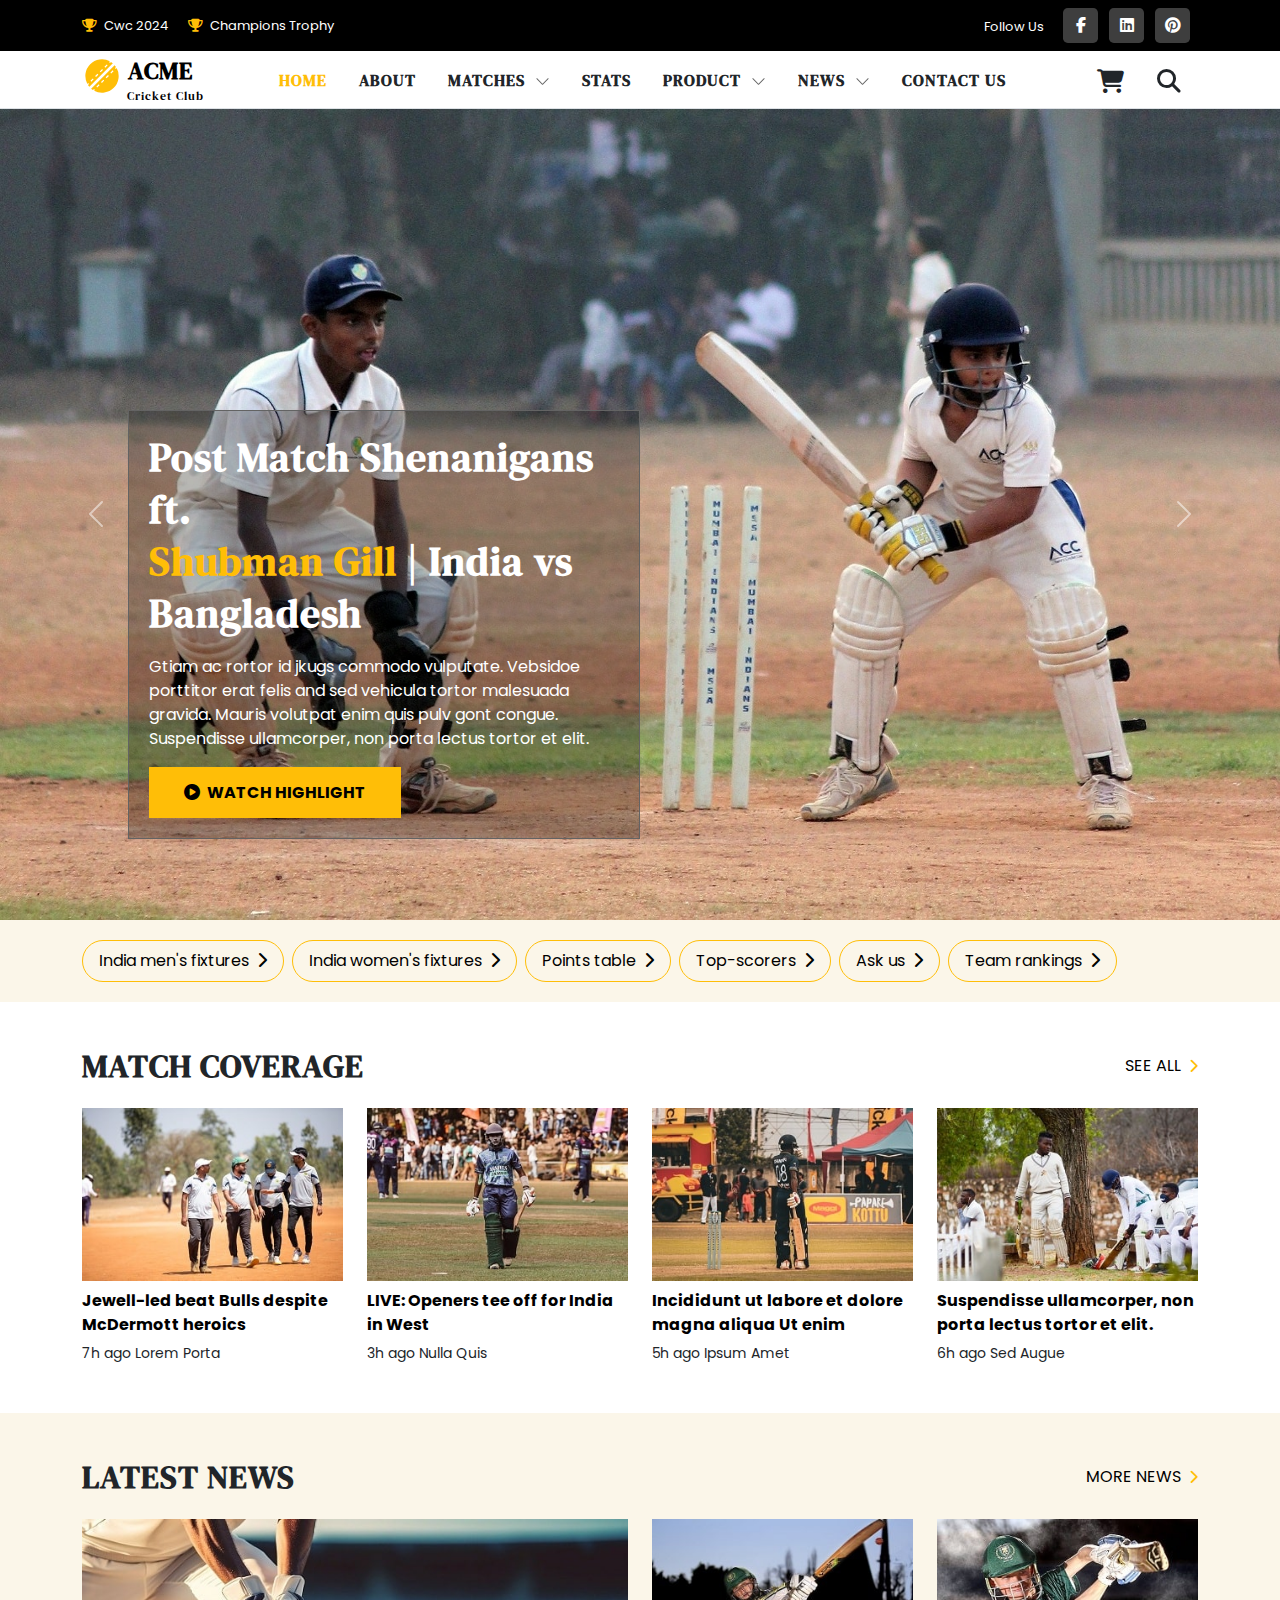
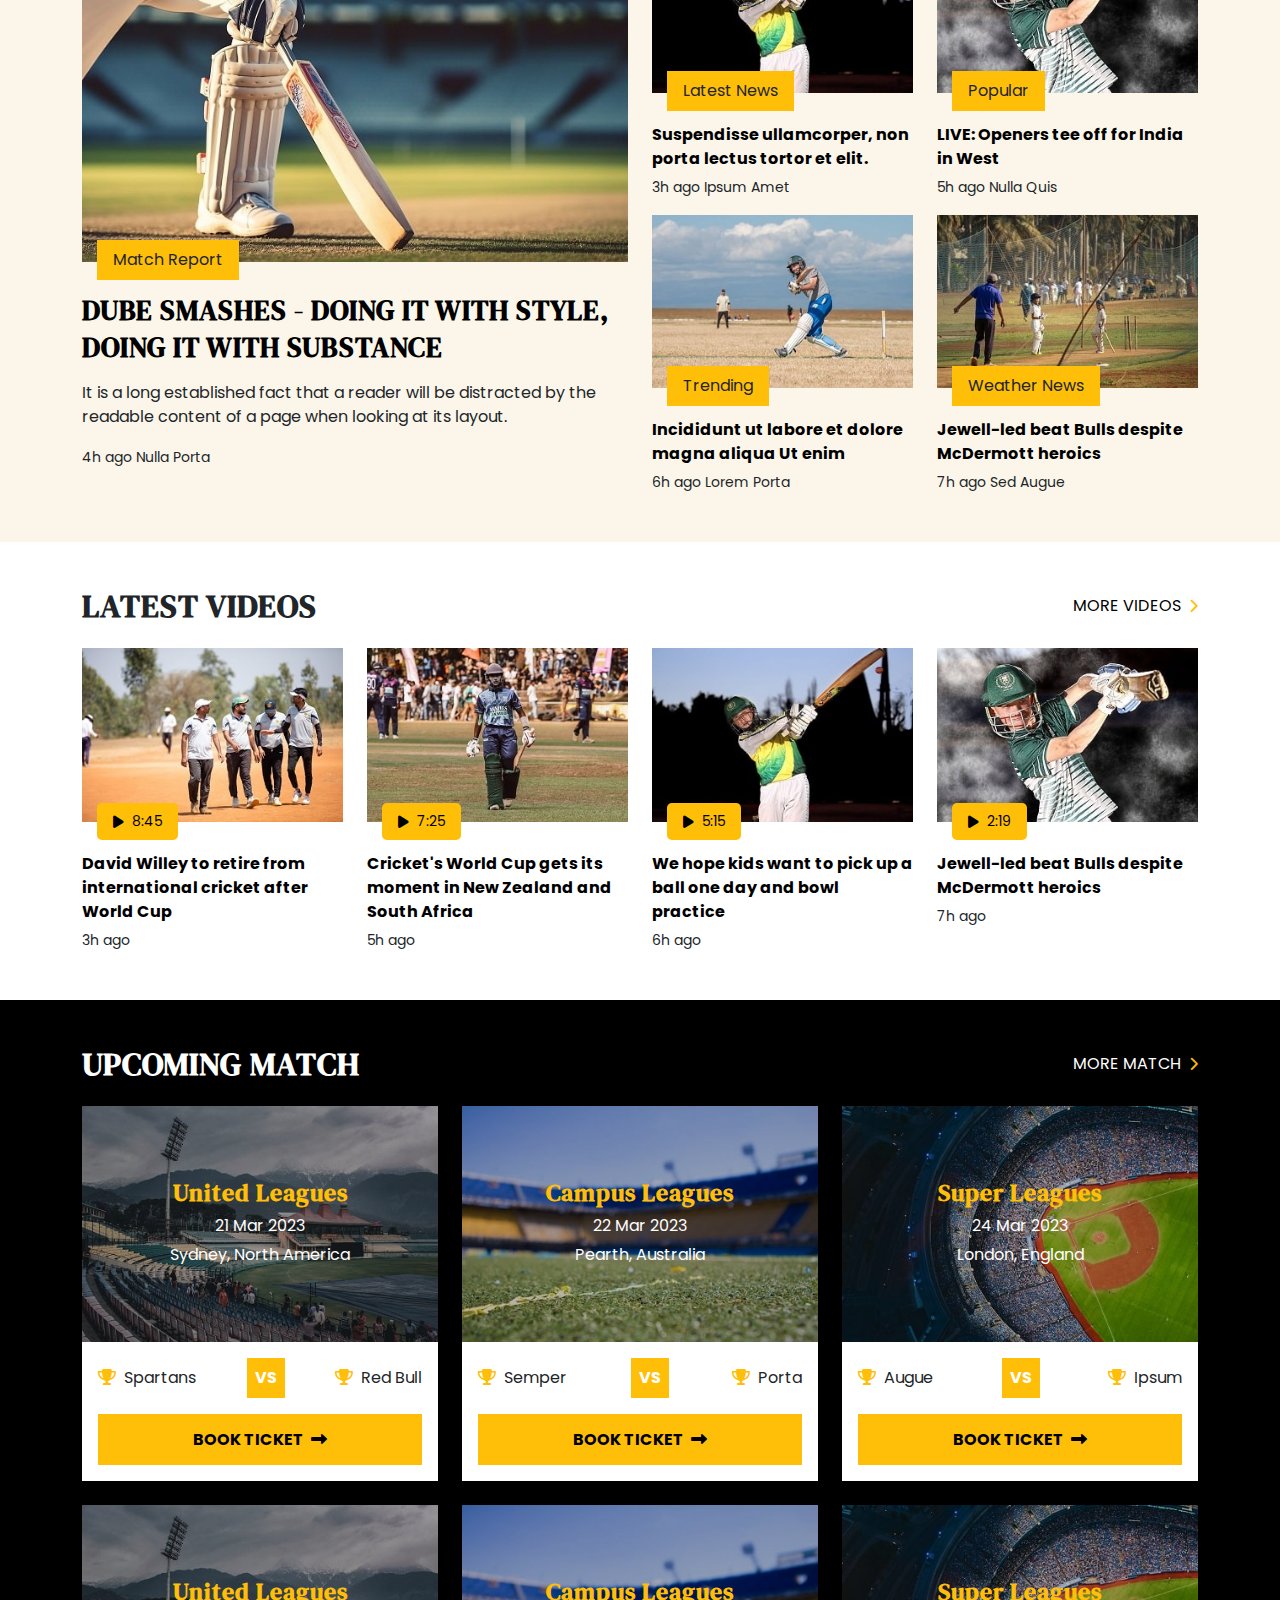
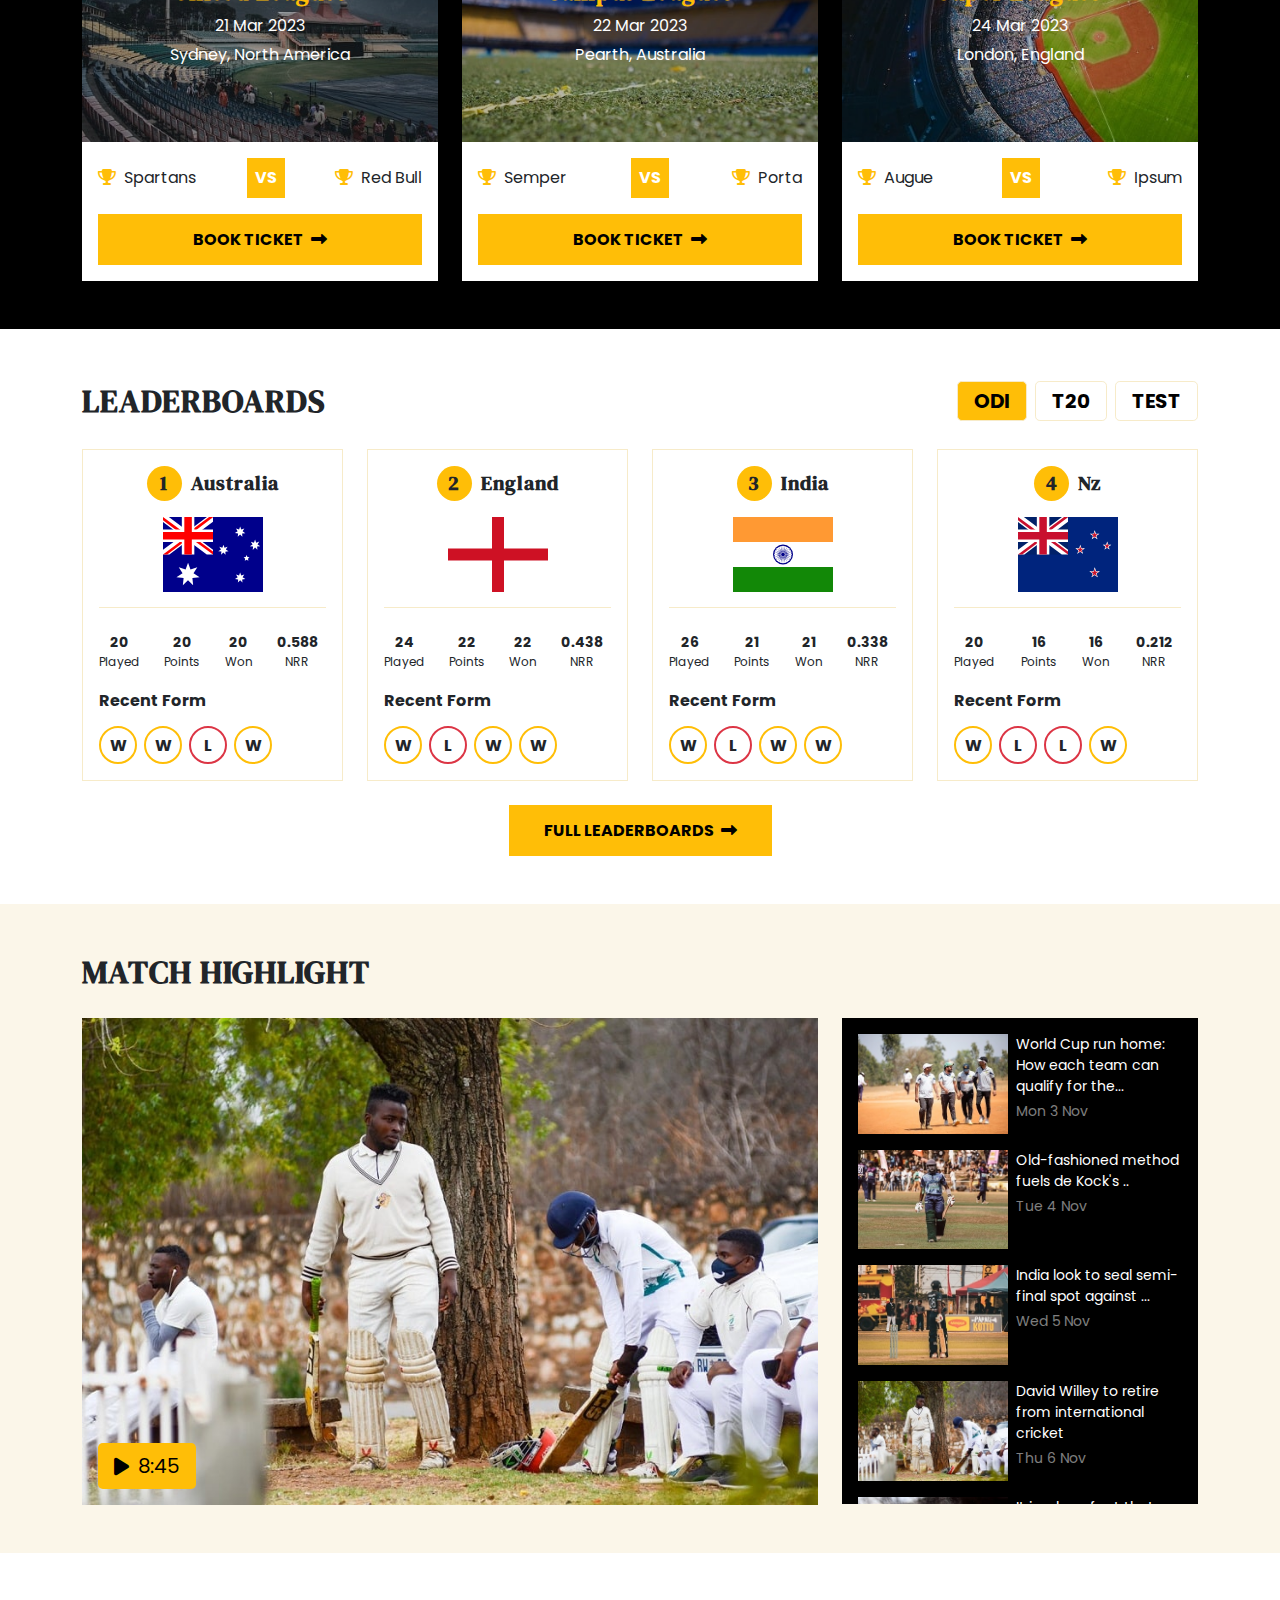
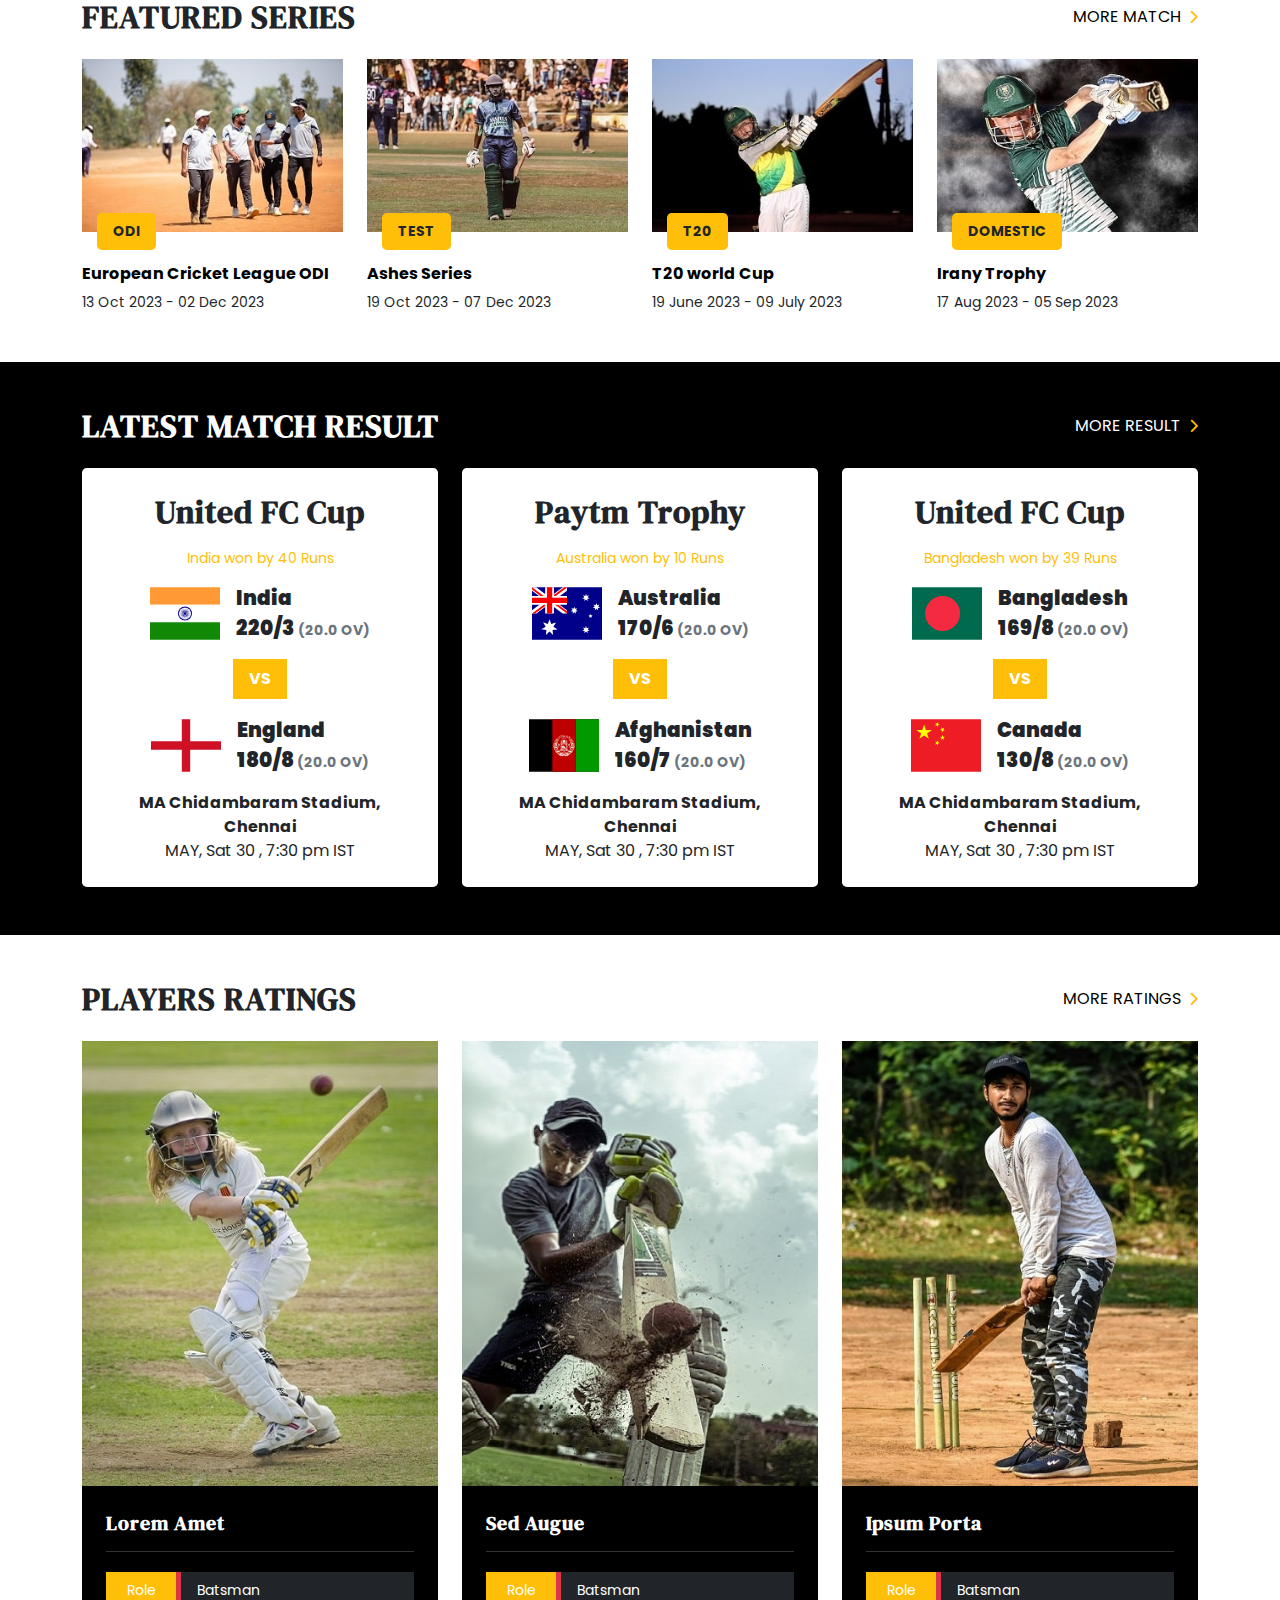
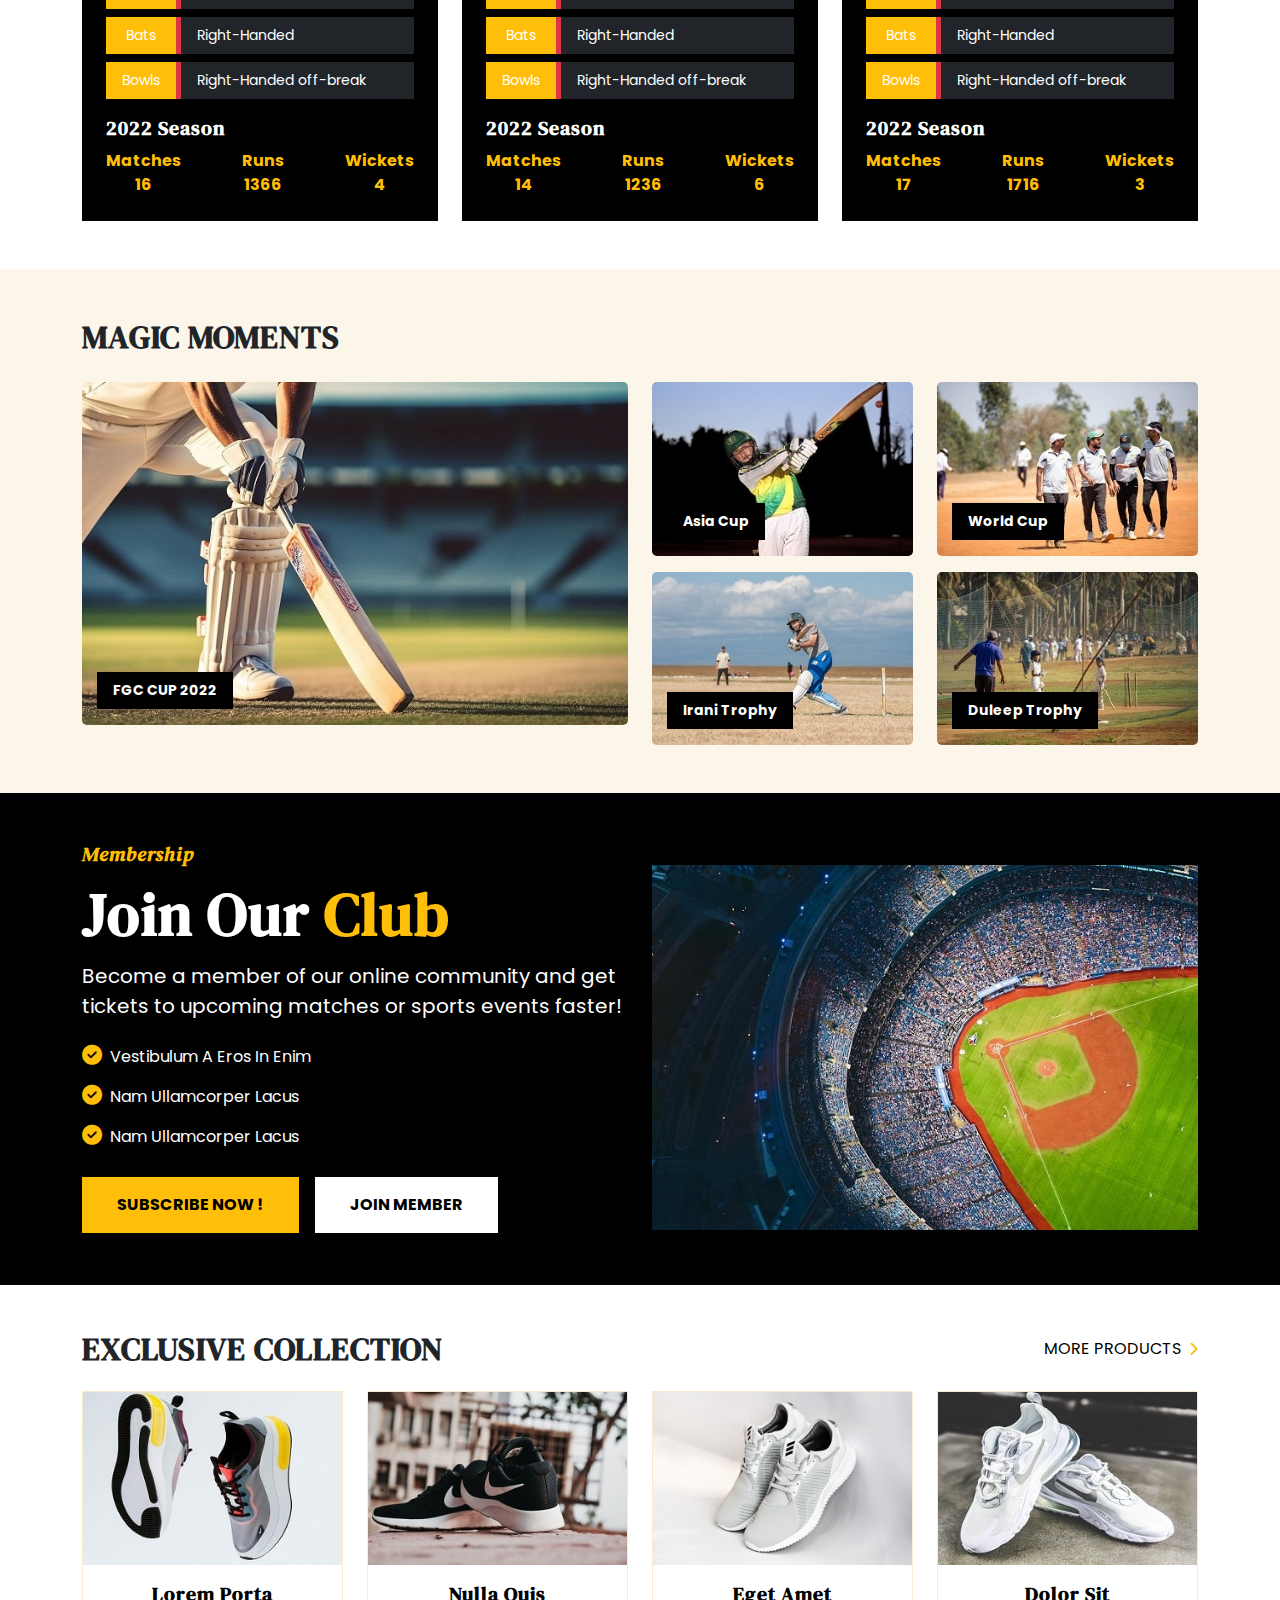
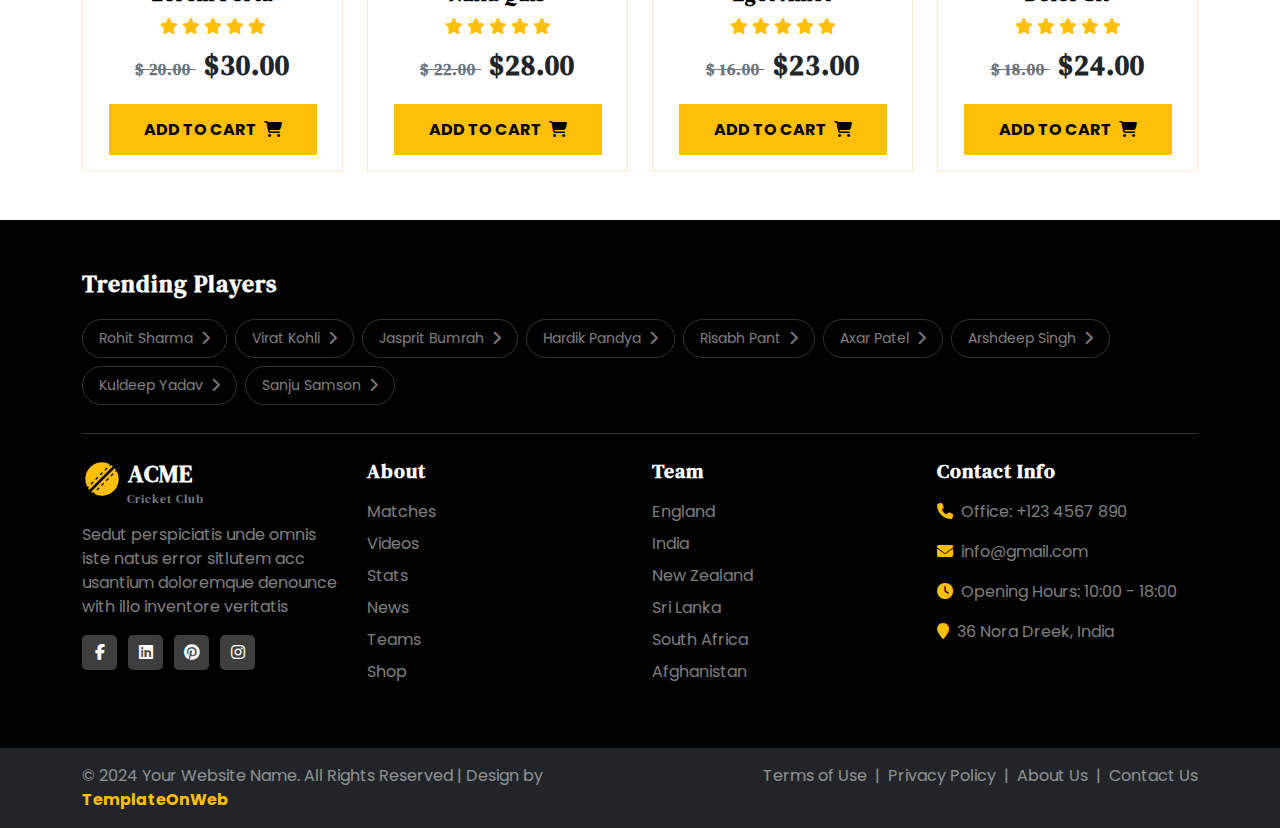
<file: index.html>
<!DOCTYPE html>
<html lang="en">
<head>
	<meta charset="utf-8">
	<meta http-equiv="X-UA-Compatible" content="IE=edge">
	<meta name="viewport" content="width=device-width, initial-scale=1">
	<title>Cricket Club</title>
	<link href="css/bootstrap.min.css" rel="stylesheet" >
	 <link href="fonts/css/fontawesome.min.css" rel="stylesheet" >
	<link href="fonts/css/brands.min.css" rel="stylesheet" />
    <link href="fonts/css/solid.min.css" rel="stylesheet" />
	<link href="css/global.css" rel="stylesheet">
	<link href="css/index.css" rel="stylesheet">
    <link href="https://fonts.googleapis.com/css2?family=Poppins&display=swap" rel="stylesheet">
	<link href="https://fonts.googleapis.com/css2?family=DM+Serif+Text:ital@0;1&display=swap" rel="stylesheet">
	<link href="css/flag-icons.css" rel="stylesheet">

</head>
<body>

<section id="top" class="pt-2 pb-2 bg-black">
 <div class="container-xl">
  <div class="row top_1">
    <div class="col-md-6">
	 <div class="top_1_left mt-2">
	  <ul class="mb-0  font_13">
	   <li class="me-3 d-inline-block"><a class="text-white link" href="#"><i class="fa fa-trophy col_yell me-1"></i> Cwc 2024</a></li>
	   <li class="d-inline-block"><a class="text-white link" href="#"><i class="fa fa-trophy col_yell me-1"></i> Champions Trophy</a></li>
	  </ul>
	 </div>
	</div>
	<div class="col-md-6">
	 <div class="top_1_right text-end">
	   <ul class="mb-0 font_13 social_link">
	   <li class="me-3 text-white d-inline-block">Follow Us</li>
	   <li class="me-2 text-white d-inline-block"><a class="d-block bg_grey text-white rounded-3 text-center fs-6 bg_yell_hover" href="#"><i class="fa-brands fa-facebook-f"></i></a></li>
	   <li class="me-2 text-white d-inline-block"><a class="d-block bg_grey text-white rounded-3 text-center fs-6 bg_yell_hover" href="#"><i class="fa-brands fa-linkedin"></i></a></li>
	   <li class="me-2 text-white d-inline-block"><a class="d-block bg_grey text-white rounded-3 text-center fs-6 bg_yell_hover" href="#"><i class="fa-brands fa-pinterest"></i></a></li>
	  </ul>
	 </div>
	</div>
  </div>
 </div>
</section>

<section id="header">
   <nav class="navbar navbar-expand-lg navbar-light w-100 border-bottom">
      <div class="container-xl">
          <b class="logo"><a class="fs-4 family_1" href="index.html"><svg xmlns="http://www.w3.org/2000/svg" width="40" height="40" viewBox="0 0 24 24" style="fill: #ffbe07;transform: ;msFilter: ;"><path d="m3.67 16.26.54.53-.62.61a9 9 0 0 0 .84 1.11L18.51 4.42a10.93 10.93 0 0 0-1.1-.83l-.62.61-.53-.53.48-.48A10 10 0 0 0 3.2 16.74zM14.86 5.07l.53.53L14 7l-.53-.53zm-2.79 2.8.52.53-1.39 1.4-.53-.53zm-2.8 2.8.53.53-1.4 1.39-.53-.53zm-2.8 2.79L7 14l-1.4 1.4-.53-.53zm.12 6.95.62-.61.53.53-.48.48A10 10 0 0 0 20.8 7.26l-.47.48-.54-.53.62-.61a9 9 0 0 0-.84-1.11L5.49 19.58a10.93 10.93 0 0 0 1.1.83zM18.4 8.61l.53.53-1.4 1.4L17 10zm-2.8 2.8.53.53-1.4 1.39-.53-.53zm-2.8 2.79.53.53-1.39 1.4-.54-.53zM10 17l.53.53-1.4 1.4-.53-.53z"></path></svg> ACME <br> <span class="font_12 fw-normal">Cricket Club</span></a></b>
         <button class="navbar-toggler offcanvas-nav-btn  ms-auto me-3" type="button">
            <img src="image/icons-svg/list.svg" width="40" height="40" alt="Open TemplateOnweb website menu"/>
         </button>
         <div class="offcanvas offcanvas-start offcanvas-nav" style="width: 20rem">
            <div class="offcanvas-header shadow">
			    <b class="logo"><a class="fs-4 family_1" href="index.html"><svg xmlns="http://www.w3.org/2000/svg" width="40" height="40" viewBox="0 0 24 24" style="fill: #ffbe07;transform: ;msFilter: ;"><path d="m3.67 16.26.54.53-.62.61a9 9 0 0 0 .84 1.11L18.51 4.42a10.93 10.93 0 0 0-1.1-.83l-.62.61-.53-.53.48-.48A10 10 0 0 0 3.2 16.74zM14.86 5.07l.53.53L14 7l-.53-.53zm-2.79 2.8.52.53-1.39 1.4-.53-.53zm-2.8 2.8.53.53-1.4 1.39-.53-.53zm-2.8 2.79L7 14l-1.4 1.4-.53-.53zm.12 6.95.62-.61.53.53-.48.48A10 10 0 0 0 20.8 7.26l-.47.48-.54-.53.62-.61a9 9 0 0 0-.84-1.11L5.49 19.58a10.93 10.93 0 0 0 1.1.83zM18.4 8.61l.53.53-1.4 1.4L17 10zm-2.8 2.8.53.53-1.4 1.39-.53-.53zm-2.8 2.79.53.53-1.39 1.4-.54-.53zM10 17l.53.53-1.4 1.4-.53-.53z"></path></svg> ACME <br> <span class="font_12 fw-normal">Cricket Club</span></a></b>
               <img src="image/icons-svg/x.svg" width="40" height="40" class="ms-auto" data-bs-dismiss="offcanvas" aria-label="Close" alt="Close TemplateOnweb website menu"/>
			   
            </div>
            <div class="offcanvas-body pt-0 align-items-center">
               <ul class="navbar-nav align-items-lg-center ms-auto">
			      <li class="nav-item"> 
				      <a class="nav-link dropdown-toggle active" href="index.html" title="Visit home page">
					  Home
					  </a>
				  </li>
				  <li class="nav-item"> 
				      <a class="nav-link dropdown-toggle" href="about.html" title="Visit home page">
					  About
					  </a>
				  </li>
				  
				 <li class="nav-item dropdown drop_border">
          <a class="nav-link dropdown-toggle" href="#" id="navbarDropdown" role="button" data-bs-toggle="dropdown" aria-expanded="false">
            Matches<img src="image/icons-svg/chevron-down.svg" width="15" height="15" alt="Submenu open/close icon">
          </a>
          <ul class="dropdown-menu drop_1 shadow" aria-labelledby="navbarDropdown">
            <li><a class="dropdown-item" href="matches.html"> Live</a></li>
			<li><a class="dropdown-item border-0" href="scorecard.html"> Scorecard</a></li>
          </ul>
        </li>
				  
				  <li class="nav-item"> 
				      <a class="nav-link dropdown-toggle" href="stats.html" title="Visit home page">
					  Stats
					  </a>
				  </li>
                  
		
		           <li class="nav-item dropdown drop_border">
          <a class="nav-link dropdown-toggle" href="#" id="navbarDropdown" role="button" data-bs-toggle="dropdown" aria-expanded="false">
            Product<img src="image/icons-svg/chevron-down.svg" width="15" height="15" alt="Submenu open/close icon">
          </a>
          <ul class="dropdown-menu drop_1 shadow" aria-labelledby="navbarDropdown">
            <li><a class="dropdown-item" href="shop.html"> Product</a></li>
			<li><a class="dropdown-item" href="detail.html"> Product Detail</a></li>
			<li><a class="dropdown-item" href="cart.html"> Shopping Cart</a></li>
			<li><a class="dropdown-item border-0" href="checkout.html"> Checkout</a></li>
          </ul>
        </li>
		
		         <li class="nav-item dropdown drop_border">
          <a class="nav-link dropdown-toggle" href="#" id="navbarDropdown" role="button" data-bs-toggle="dropdown" aria-expanded="false">
            News<img src="image/icons-svg/chevron-down.svg" width="15" height="15" alt="Submenu open/close icon">
          </a>
          <ul class="dropdown-menu drop_1 shadow" aria-labelledby="navbarDropdown">
            <li><a class="dropdown-item" href="news.html"> News</a></li>
			<li><a class="dropdown-item border-0" href="news_detail.html"> News Detail</a></li>
          </ul>
        </li>
		
				  
				  <li class="nav-item"> 
				      <a class="nav-link dropdown-toggle" href="contact.html" title="Visit home page">
					 Contact Us
					  </a>
				  </li>
				  
               </ul>
			   <ul class="navbar-nav align-items-lg-center ms-auto">
			        <li class="nav-item dropdown">
          <a class="nav-link dropdown-toggle drop_togn nav_hide fs-4 mt-1" href="#" id="navbarDropdown" role="button" data-bs-toggle="dropdown" aria-expanded="false">
            <i class="fa fa-shopping-cart"></i>
          </a>
          <ul class="dropdown-menu drop_cart shadow rounded-0 border-0" aria-labelledby="navbarDropdown" style="">
						<li>
						 <div class="drop_1i row">
						  <div class="col-md-6 col-6">
						   <div class="drop_1il"><h5 class="fs-6">2 ITEMS</h5></div>
						  </div>
						  <div class="col-md-6 col-6">
						   <div class="drop_1il text-end"><h5 class="fs-6"><a href="cart.html">VIEW CART</a></h5></div>
						  </div>
						 </div>
						 <div class="drop_1i1 row">
						  <div class="col-md-6 col-6">
						   <div class="drop_1i1l"><h6 class="font_14"><a href="#">Nulla Quis</a> <br> <span class="fw-normal d-inline-block mt-1 font_12">1x - $89.00</span></h6></div>
						  </div>
						  <div class="col-md-4 col-4">
						   <div class="drop_1i1r"><a href="#"><img src="image/47.jpg" class="img-fluid" alt="abc"></a></div>
						  </div>
						  <div class="col-md-2 col-2">
						   <div class="drop_1i1l text-end"><h6> <span><i class="fa fa-trash"></i></span></h6></div>
						  </div>
						 </div>
						 <div class="drop_1i1 row">
						  <div class="col-md-6 col-6">
						   <div class="drop_1i1l"><h6 class="font_14"><a href="#">Eget Nulla</a> <br> <span class="fw-normal d-inline-block mt-1 font_12">1x - $49.00</span></h6></div>
						  </div>
						  <div class="col-md-4 col-4">
						   <div class="drop_1i1r"><a href="#"><img src="image/48.jpg" class="img-fluid" alt="abc"></a></div>
						  </div>
						  <div class="col-md-2 col-2">
						   <div class="drop_1i1l text-end"><h6> <span><i class="fa fa-trash"></i></span></h6></div>
						  </div>
						 </div>
						 <div class="drop_1i2 row">
						  <div class="col-md-6 col-6">
						   <div class="drop_1il"><h5 class="fs-6">TOTAL</h5></div>
						  </div>
						  <div class="col-md-6 col-6">
						   <div class="drop_1il text-end"><h5 class="fs-6">$142.00</h5></div>
						  </div>
						 </div>
						 <div class="drop_1i3 text-center row">
						  <div class="col-md-12 col-12">
						    <ul class="mb-0">
							 <li class="d-inline-block mx-1"><a class="button px-3 pt-2 pb-2 font_14" href="#">View Order</a></li>
							 <li class="d-inline-block mx-1"><a class="button_1 px-3 pb-2 pt-2 font_14" href="#">Checkout</a></li>
							</ul>
						  </div>
						 </div>
						</li>
					  </ul>
        </li>
				    <li class="nav-item dropdown">
          <a class="dropdown-toggle nav_hide nav-link fs-4 mt-1" href="#" id="navbarDropdown" role="button" data-bs-toggle="dropdown" aria-expanded="false">
            <i class="fa fa-search"></i>
          </a>
		<ul class="dropdown-menu drop_search p-3 shadow" aria-labelledby="navbarDropdown">
		<form class="navbar-form" role="search">
		<div class="input-group">
			<input type="text" class="form-control font_14" placeholder="Search Keyword">
			<span class="input-group-btn">
				<button class="btn btn-primary bg_yell border-0 rounded-0 p-2 px-3" type="button">
					<i class="fa fa-search"></i> </button>
			</span>
		</div>
		</form>
		</ul>
        </li>
                 </ul>
            </div>
         </div>    
		 
         </div>
      </div>
   </nav>
</section>

 <section id="center" class="center_home">
   <div id="carouselExampleCaptions" class="carousel slide" data-bs-ride="carousel">
  <div class="carousel-inner">
    <div class="carousel-item active">
      <img src="image/2.jpg" class="d-block img-fluid" alt="...">
      <div class="carousel-caption d-md-block">
	      <h1>Post Match Shenanigans ft. <br> <span class="col_yell">Shubman Gill</span> | India vs Bangladesh</h1>
		  <p class="mt-3">Gtiam ac rortor id jkugs commodo vulputate. Vebsidoe porttitor erat felis and sed vehicula tortor malesuada gravida. Mauris volutpat enim quis pulv gont congue. Suspendisse ullamcorper, non porta lectus tortor et elit. </p>
		  <h6 class="mb-0"><a class="button" href="javascript:void(0);" data-bs-toggle="modal" data-bs-target="#templateVideoModal"><i class="fa fa-play-circle me-1"></i> Watch Highlight</a></h6>
      </div>
    </div>
    <div class="carousel-item">
      <img src="image/3.jpg" class="d-block img-fluid" alt="...">
      <div class="carousel-caption d-md-block">
	      <h1 class="text-capitalize">class corporis nostra rem quos <span class="col_yell">voluptatibus</span>   minim nemo enim</h1>
		  <p class="mt-3">Gtiam ac rortor id jkugs commodo vulputate. Vebsidoe porttitor erat felis and sed vehicula tortor malesuada gravida. Mauris volutpat enim quis pulv gont congue. Suspendisse ullamcorper, non porta lectus tortor et elit. </p>
		  <h6 class="mb-0"><a class="button" href="javascript:void(0);" data-bs-toggle="modal" data-bs-target="#templateVideoModal"><i class="fa fa-play-circle me-1"></i> Watch Streaming</a></h6>
      </div>
    </div>
    <div class="carousel-item">
      <img src="image/4.jpg" class="d-block img-fluid" alt="...">
      <div class="carousel-caption d-md-block">
	      <h1 class="text-capitalize"> Erat fringilla  pellentesque <span class="col_yell">amet tempus</span> Commodo mi vitae</h1>
		  <p class="mt-3">Gtiam ac rortor id jkugs commodo vulputate. Vebsidoe porttitor erat felis and sed vehicula tortor malesuada gravida. Mauris volutpat enim quis pulv gont congue. Suspendisse ullamcorper, non porta lectus tortor et elit. </p>
		  <h6 class="mb-0"><a class="button" href="javascript:void(0);" data-bs-toggle="modal" data-bs-target="#templateVideoModal"><i class="fa fa-play-circle me-1"></i> Watch Videos</a></h6>
      </div>
    </div>
  </div>
  <button class="carousel-control-prev" type="button" data-bs-target="#carouselExampleCaptions" data-bs-slide="prev">
    <span class="carousel-control-prev-icon" aria-hidden="true"></span>
    <span class="visually-hidden">Previous</span>
  </button>
  <button class="carousel-control-next" type="button" data-bs-target="#carouselExampleCaptions" data-bs-slide="next">
    <span class="carousel-control-next-icon" aria-hidden="true"></span>
    <span class="visually-hidden">Next</span>
  </button>
</div>
</section>

 <section id="fixture" class="bg_light pt-3 pb-3">
 <div class="container-xl">
  <div class="row fixture_1">
	<div class="col-md-12">
	   <ul class="d-flex flex-wrap mb-0">
	   <li class="me-2 mt-1 mb-1"><a class="border_dark d-block p-2 px-3 rounded-pill" href="#">India men's fixtures <i class="fa fa-chevron-right font_10 ms-1"></i></a></li>
	   <li class="me-2 mt-1 mb-1"><a class="border_dark d-block p-2 px-3 rounded-pill" href="#">India women's fixtures <i class="fa fa-chevron-right font_10 ms-1"></i></a></li>
	   <li class="me-2 mt-1 mb-1"><a class="border_dark d-block p-2 px-3 rounded-pill" href="#">Points table <i class="fa fa-chevron-right font_10 ms-1"></i></a></li>
	   <li class="me-2 mt-1 mb-1"><a class="border_dark d-block p-2 px-3 rounded-pill" href="#">Top-scorers <i class="fa fa-chevron-right font_10 ms-1"></i></a></li>
	   <li class="me-2 mt-1 mb-1"><a class="border_dark d-block p-2 px-3 rounded-pill" href="#">Ask us <i class="fa fa-chevron-right font_10 ms-1"></i></a></li>
	   <li class="me-2 mt-1 mb-1"><a class="border_dark d-block p-2 px-3 rounded-pill" href="#">Team rankings <i class="fa fa-chevron-right font_10 ms-1"></i></a></li>
	 </ul>
	</div>
  </div>
 </div>
</section>

<section id="coverage" class="pt-5 pb-5">
 <div class="container-xl">
 <div class="coverage_top row mb-4">
   <div class="col-md-12">
    <ul class="mb-0 d-flex justify-content-between">
	  <li><b class="fs-2 lh-1 family_1">MATCH COVERAGE</b></li>
	  <li class="mt-1"><a href="#">SEE ALL <i class="fa fa-chevron-right ms-1 col_yell font_14"></i></a></li>
	</ul>
   </div>
 </div>
  <div class="row row-cols-1  row-cols-sm-2 row-cols-md-4">
		   <div class="col">
			  <div class="coverage_left">
				<a href="#"><img src="image/5.jpg" alt="abc" class="img-fluid"></a>
				<b class="fs-6 d-block mb-1 mt-2"><a href="#"> Jewell-led beat Bulls despite McDermott heroics </a></b>
				<span class="font_14">7h ago  Lorem Porta</span>
			  </div>
		 </div>
		   <div class="col">
			  <div class="coverage_left">
				<a href="#"><img src="image/6.jpg" alt="abc" class="img-fluid"></a>
				<b class="fs-6 d-block mb-1 mt-2"><a href="#">  LIVE: Openers tee off for India in West  </a></b>
				<span class="font_14">3h ago  Nulla Quis</span>
			  </div>
		 </div>
		 <div class="col">
			  <div class="coverage_left">
				<a href="#"><img src="image/7.jpg" alt="abc" class="img-fluid"></a>
				<b class="fs-6 d-block mb-1 mt-2"><a href="#"> Incididunt ut labore et dolore magna aliqua Ut enim </a></b>
				<span class="font_14">5h ago  Ipsum Amet</span>
			  </div>
		 </div>
		 <div class="col">
			  <div class="coverage_left">
				<a href="#"><img src="image/8.jpg" alt="abc" class="img-fluid"></a>
				<b class="fs-6 d-block mb-1 mt-2"><a href="#">  Suspendisse ullamcorper, non porta lectus tortor et elit. </a></b>
				<span class="font_14">6h ago  Sed Augue</span>
			  </div>
		 </div>
		 </div>
 </div>
</section>

<section id="news" class="pt-5 pb-5 bg_light">
 <div class="container-xl">
 <div class="coverage_top row mb-4">
   <div class="col-md-12">
    <ul class="mb-0 d-flex justify-content-between">
	  <li><b class="fs-2 lh-1 family_1">LATEST NEWS</b></li>
	  <li class="mt-1"><a href="#">MORE NEWS <i class="fa fa-chevron-right ms-1 col_yell font_14"></i></a></li>
	</ul>
   </div>
 </div>
  <div class="news_1 row">
   <div class="col-md-6">
    <div class="news_1_left">
	  <div class="news_1_left1 position-relative">
	    <div class="news_1_left1_inner">
		  <a href="#"><img src="image/9.jpg" alt="abc" class="img-fluid"></a>
		</div>
		 <div class="news_1_left1_inner1 position-absolute">
		   <span class="d-inline-block bg_yell  p-2 px-3">Match Report</span>
		 </div>
	  </div>
	  <div class="news_1_left2">
	   <h3><a href="#">DUBE SMASHES - DOING IT WITH STYLE, DOING IT WITH SUBSTANCE</a></h3>
	   <p class="mt-3">It is a long established fact that a reader will be distracted by the readable content of a page when looking at its layout.</p>
	   <span class="font_14">4h ago Nulla Porta</span>
	  </div>
	</div>
   </div>
   <div class="col-md-6">
    <div class="news_1_right">
		<div class="news_1_right_inner row row-cols-1 row-cols-sm-2  row-cols-md-2">
			<div class="col">
				<div class="news_1_left">
					<div class="news_1_left1 position-relative">
						<div class="news_1_left1_inner">
						  <a href="#"><img src="image/10.jpg" alt="abc" class="img-fluid"></a>
						</div>
						<div class="news_1_left1_inner1 position-absolute">
						  <span class="d-inline-block bg_yell  p-2 px-3">Latest News</span>
						</div>
					</div>
					<div class="news_1_left2">
						<b class="fs-6 d-block mb-1 mt-2"><a href="#"> Suspendisse ullamcorper, non porta lectus tortor et elit. </a></b>
						<span class="font_14">3h ago  Ipsum Amet</span>
					</div>
				</div>
			</div>
			<div class="col">
				<div class="news_1_left">
					<div class="news_1_left1 position-relative">
						<div class="news_1_left1_inner">
						  <a href="#"><img src="image/11.jpg" alt="abc" class="img-fluid"></a>
						</div>
						<div class="news_1_left1_inner1 position-absolute">
						  <span class="d-inline-block bg_yell  p-2 px-3">Popular</span>
						</div>
					</div>
					<div class="news_1_left2">
						<b class="fs-6 d-block mb-1 mt-2"><a href="#">  LIVE: Openers tee off for India in West  </a></b>
				       <span class="font_14">5h ago  Nulla Quis</span>
					</div>
				</div>
			</div>
			<div class="col">
				<div class="news_1_left mt-3">
					<div class="news_1_left1 position-relative">
						<div class="news_1_left1_inner">
						  <a href="#"><img src="image/12.jpg" alt="abc" class="img-fluid"></a>
						</div>
						<div class="news_1_left1_inner1 position-absolute">
						  <span class="d-inline-block bg_yell  p-2 px-3">Trending</span>
						</div>
					</div>
					<div class="news_1_left2">
						<b class="fs-6 d-block mb-1 mt-2"><a href="#"> Incididunt ut labore et dolore magna aliqua Ut enim </a></b>
						<span class="font_14">6h ago  Lorem Porta</span>
					</div>
				</div>
			</div>
			<div class="col">
				<div class="news_1_left mt-3">
					<div class="news_1_left1 position-relative">
						<div class="news_1_left1_inner">
						  <a href="#"><img src="image/13.jpg" alt="abc" class="img-fluid"></a>
						</div>
						<div class="news_1_left1_inner1 position-absolute">
						  <span class="d-inline-block bg_yell  p-2 px-3">Weather News</span>
						</div>
					</div>
					<div class="news_1_left2">
						<b class="fs-6 d-block mb-1 mt-2"><a href="#"> Jewell-led beat Bulls despite McDermott heroics </a></b>
				       <span class="font_14">7h ago  Sed Augue</span>
					</div>
				</div>
			</div>
		</div>
	</div>
   </div>
 </div>
 </div>
</section>

<section id="videos" class="pt-5 pb-5">
 <div class="container-xl">
 <div class="coverage_top row mb-4">
   <div class="col-md-12">
    <ul class="mb-0 d-flex justify-content-between">
	  <li><b class="fs-2 lh-1 family_1">LATEST VIDEOS</b></li>
	  <li class="mt-1"><a href="#">MORE VIDEOS <i class="fa fa-chevron-right ms-1 col_yell font_14"></i></a></li>
	</ul>
   </div>
 </div>
  <div class="news_1_right_inner row row-cols-1 row-cols-sm-2  row-cols-md-4">
			<div class="col">
				<div class="news_1_left">
					<div class="news_1_left1 position-relative">
						<div class="news_1_left1_inner">
						  <a href="#"><img src="image/5.jpg" alt="abc" class="img-fluid"></a>
						</div>
						<div class="news_1_left1_inner1 position-absolute">
						   <a  href="javascript:void(0);" data-bs-toggle="modal" data-bs-target="#templateVideoModal">
						      <span class="d-inline-block bg_yell  p-2 px-3 rounded-3 font_14"><i class="fa fa-play me-1 align-middle"></i> 8:45</span>
						  </a>
						</div>
					</div>
					<div class="news_1_left2">
						<b class="fs-6 d-block mb-1 mt-2"><a href="#"> David Willey to retire from international cricket after World Cup  </a></b>
						<span class="font_14">3h ago</span>
					</div>
				</div>
			</div>
			<div class="col">
				<div class="news_1_left">
					<div class="news_1_left1 position-relative">
						<div class="news_1_left1_inner">
						  <a href="#"><img src="image/6.jpg" alt="abc" class="img-fluid"></a>
						</div>
						<div class="news_1_left1_inner1 position-absolute">
						  <a  href="javascript:void(0);" data-bs-toggle="modal" data-bs-target="#templateVideoModal">
						      <span class="d-inline-block bg_yell  p-2 px-3 rounded-3 font_14"><i class="fa fa-play me-1 align-middle"></i> 7:25</span>
						  </a>
						</div>
					</div>
					<div class="news_1_left2">
						<b class="fs-6 d-block mb-1 mt-2"><a href="#">  Cricket's World Cup gets its moment in New Zealand and South Africa   </a></b>
				       <span class="font_14">5h ago </span>
					</div>
				</div>
			</div>
			<div class="col">
				<div class="news_1_left">
					<div class="news_1_left1 position-relative">
						<div class="news_1_left1_inner">
						  <a href="#"><img src="image/10.jpg" alt="abc" class="img-fluid"></a>
						</div>
						<div class="news_1_left1_inner1 position-absolute">
						  <a  href="javascript:void(0);" data-bs-toggle="modal" data-bs-target="#templateVideoModal">
						      <span class="d-inline-block bg_yell  p-2 px-3 rounded-3 font_14"><i class="fa fa-play me-1 align-middle"></i> 5:15</span>
						  </a>
						</div>
					</div>
					<div class="news_1_left2">
						<b class="fs-6 d-block mb-1 mt-2"><a href="#"> We hope kids want to pick up a ball one day and bowl practice  </a></b>
						<span class="font_14">6h ago</span>
					</div>
				</div>
			</div>
			<div class="col">
				<div class="news_1_left">
					<div class="news_1_left1 position-relative">
						<div class="news_1_left1_inner">
						  <a href="#"><img src="image/11.jpg" alt="abc" class="img-fluid"></a>
						</div>
						<div class="news_1_left1_inner1 position-absolute">
						  <a  href="javascript:void(0);" data-bs-toggle="modal" data-bs-target="#templateVideoModal">
						      <span class="d-inline-block bg_yell  p-2 px-3 rounded-3 font_14"><i class="fa fa-play me-1 align-middle"></i> 2:19</span>
						  </a>
						</div>
					</div>
					<div class="news_1_left2">
						<b class="fs-6 d-block mb-1 mt-2"><a href="#"> Jewell-led beat Bulls despite McDermott heroics </a></b>
				       <span class="font_14">7h ago</span>
					</div>
				</div>
			</div>
		</div>
 </div>
</section>

<section id="upcoming" class="pt-5 pb-5 bg-black">
 <div class="container-xl">
  <div class="coverage_top row mb-4">
   <div class="col-md-12">
    <ul class="mb-0 d-flex justify-content-between">
	  <li><b class="fs-2 lh-1 family_1 text-white">UPCOMING MATCH</b></li>
	  <li class="mt-1"><a class="text-white" href="#">MORE MATCH <i class="fa fa-chevron-right ms-1 col_yell font_14"></i></a></li>
	</ul>
   </div>
 </div>
      <div class="upcoming_1 row row-cols-1 row-cols-sm-2  row-cols-md-3">
			<div class="col">
				<div class="upcoming_1_left">
				  <div class="upcoming_1_left1 position-relative">
					 <div class="upcoming_1_left1_inner">
					   <a href="#"><img src="image/14.jpg" alt="abc" class="img-fluid"></a>
				    </div>
					 <div class="upcoming_1_left1_inner1 position-absolute text-center w-100 h-100 bg_back top-0">
					  <h4><a class="col_yell" href="#">United Leagues</a></h4>
					  <h6 class="text-white"> 21 Mar 2023 </h6>
					  <span class="text-white">Sydney, North America</span>
				    </div>
				 </div>
				  <div class="upcoming_1_left2 bg-white p-3">
					 <ul class="justify-content-between d-flex">
					  <li class="my-auto"><i class="fa fa-trophy col_yell me-1"></i>  Spartans</li>
					   <li><b class="d-inline-block bg_yell text-white p-2">VS</b></li>
					    <li class="my-auto"><i class="fa fa-trophy col_yell me-1"></i>  Red Bull</li>
					 </ul>
					 <h6 class="mb-0 mt-3"><a class="button d-block text-center" href="#">Book Ticket <i class="fa fa-long-arrow-alt-right ms-1"></i></a></h6>
				 </div>
				</div>
			</div>
			<div class="col">
				<div class="upcoming_1_left">
				  <div class="upcoming_1_left1 position-relative">
					 <div class="upcoming_1_left1_inner">
					   <a href="#"><img src="image/15.jpg" alt="abc" class="img-fluid"></a>
				    </div>
					 <div class="upcoming_1_left1_inner1 position-absolute text-center w-100 h-100 bg_back top-0">
					  <h4><a class="col_yell" href="#">Campus Leagues</a></h4>
					  <h6 class="text-white"> 22 Mar 2023 </h6>
					  <span class="text-white">Pearth, Australia</span>
				    </div>
				 </div>
				  <div class="upcoming_1_left2 bg-white p-3">
					 <ul class="justify-content-between d-flex">
					  <li class="my-auto"><i class="fa fa-trophy col_yell me-1"></i>  Semper</li>
					   <li><b class="d-inline-block bg_yell text-white p-2">VS</b></li>
					    <li class="my-auto"><i class="fa fa-trophy col_yell me-1"></i>  Porta</li>
					 </ul>
					 <h6 class="mb-0 mt-3"><a class="button d-block text-center" href="#">Book Ticket <i class="fa fa-long-arrow-alt-right ms-1"></i></a></h6>
				 </div>
				</div>
			</div>
			<div class="col">
				<div class="upcoming_1_left">
				  <div class="upcoming_1_left1 position-relative">
					 <div class="upcoming_1_left1_inner">
					   <a href="#"><img src="image/16.jpg" alt="abc" class="img-fluid"></a>
				    </div>
					 <div class="upcoming_1_left1_inner1 position-absolute text-center w-100 h-100 bg_back top-0">
					  <h4><a class="col_yell" href="#">Super Leagues</a></h4>
					  <h6 class="text-white"> 24 Mar 2023 </h6>
					  <span class="text-white">London, England</span>
				    </div>
				 </div>
				  <div class="upcoming_1_left2 bg-white p-3">
					 <ul class="justify-content-between d-flex">
					  <li class="my-auto"><i class="fa fa-trophy col_yell me-1"></i>  Augue</li>
					   <li><b class="d-inline-block bg_yell text-white p-2">VS</b></li>
					    <li class="my-auto"><i class="fa fa-trophy col_yell me-1"></i>  Ipsum</li>
					 </ul>
					 <h6 class="mb-0 mt-3"><a class="button d-block text-center" href="#">Book Ticket <i class="fa fa-long-arrow-alt-right ms-1"></i></a></h6>
				 </div>
				</div>
			</div>
			<div class="col">
				<div class="upcoming_1_left mt-4">
				  <div class="upcoming_1_left1 position-relative">
					 <div class="upcoming_1_left1_inner">
					   <a href="#"><img src="image/14.jpg" alt="abc" class="img-fluid"></a>
				    </div>
					 <div class="upcoming_1_left1_inner1 position-absolute text-center w-100 h-100 bg_back top-0">
					  <h4><a class="col_yell" href="#">United Leagues</a></h4>
					  <h6 class="text-white"> 21 Mar 2023 </h6>
					  <span class="text-white">Sydney, North America</span>
				    </div>
				 </div>
				  <div class="upcoming_1_left2 bg-white p-3">
					 <ul class="justify-content-between d-flex">
					  <li class="my-auto"><i class="fa fa-trophy col_yell me-1"></i>  Spartans</li>
					   <li><b class="d-inline-block bg_yell text-white p-2">VS</b></li>
					    <li class="my-auto"><i class="fa fa-trophy col_yell me-1"></i>  Red Bull</li>
					 </ul>
					 <h6 class="mb-0 mt-3"><a class="button d-block text-center" href="#">Book Ticket <i class="fa fa-long-arrow-alt-right ms-1"></i></a></h6>
				 </div>
				</div>
			</div>
			<div class="col">
				<div class="upcoming_1_left  mt-4">
				  <div class="upcoming_1_left1 position-relative">
					 <div class="upcoming_1_left1_inner">
					   <a href="#"><img src="image/15.jpg" alt="abc" class="img-fluid"></a>
				    </div>
					 <div class="upcoming_1_left1_inner1 position-absolute text-center w-100 h-100 bg_back top-0">
					  <h4><a class="col_yell" href="#">Campus Leagues</a></h4>
					  <h6 class="text-white"> 22 Mar 2023 </h6>
					  <span class="text-white">Pearth, Australia</span>
				    </div>
				 </div>
				  <div class="upcoming_1_left2 bg-white p-3">
					 <ul class="justify-content-between d-flex">
					  <li class="my-auto"><i class="fa fa-trophy col_yell me-1"></i>  Semper</li>
					   <li><b class="d-inline-block bg_yell text-white p-2">VS</b></li>
					    <li class="my-auto"><i class="fa fa-trophy col_yell me-1"></i>  Porta</li>
					 </ul>
					 <h6 class="mb-0 mt-3"><a class="button d-block text-center" href="#">Book Ticket <i class="fa fa-long-arrow-alt-right ms-1"></i></a></h6>
				 </div>
				</div>
			</div>
			<div class="col">
				<div class="upcoming_1_left mt-4">
				  <div class="upcoming_1_left1 position-relative">
					 <div class="upcoming_1_left1_inner">
					   <a href="#"><img src="image/16.jpg" alt="abc" class="img-fluid"></a>
				    </div>
					 <div class="upcoming_1_left1_inner1 position-absolute text-center w-100 h-100 bg_back top-0">
					  <h4><a class="col_yell" href="#">Super Leagues</a></h4>
					  <h6 class="text-white"> 24 Mar 2023 </h6>
					  <span class="text-white">London, England</span>
				    </div>
				 </div>
				  <div class="upcoming_1_left2 bg-white p-3">
					 <ul class="justify-content-between d-flex">
					  <li class="my-auto"><i class="fa fa-trophy col_yell me-1"></i>  Augue</li>
					   <li><b class="d-inline-block bg_yell text-white p-2">VS</b></li>
					    <li class="my-auto"><i class="fa fa-trophy col_yell me-1"></i>  Ipsum</li>
					 </ul>
					 <h6 class="mb-0 mt-3"><a class="button d-block text-center" href="#">Book Ticket <i class="fa fa-long-arrow-alt-right ms-1"></i></a></h6>
				 </div>
				</div>
			</div>
	</div>
 </div>
</section>

<section id="leader" class="pt-5 pb-5">
 <div class="container-xl">
 <div class="leader_1 row row-cols-1 row-cols-sm-2  row-cols-md-2 mb-4">
   <div class="col">
     <b class="fs-2 family_1">LEADERBOARDS</b>
   </div>
   <div class="col text-end">
     <ul class="fs-5 fw-bold nav nav-tabs border-0 justify-content-end">
	   <li class="me-2 mt-1 mb-1 d-inline-block"><a class="border_light d-block p-1 px-3 rounded-3 active" data-bs-toggle="tab" aria-expanded="true" href="#profile1">ODI</a></li>
	   <li class="me-2 mt-1 mb-1 d-inline-block"><a class="border_light d-block p-1 px-3 rounded-3" data-bs-toggle="tab" aria-expanded="true" href="#profile2">T20</a></li>
	   <li class="mt-1 mb-1 d-inline-block"><a class="border_light d-block p-1 px-3 rounded-3" data-bs-toggle="tab" aria-expanded="true" href="#profile3">TEST</a></li>
	 </ul>
   </div>
 </div>
 <div class="leader_2">
          <div class="tab-content">
			  <div class="tab-pane active" id="profile1">
			     <div class="leader_2_inner row row-cols-1 row-cols-sm-2  row-cols-md-4">
				   <div class="col">
				     <div class="leader_2_inner1 border_light p-3">
					    <h5 class="text-center mb-3"><span class="d-inline-block bg_yell rounded-circle text-center me-1">1</span> Australia</h5>
						<span class="fi fi-au d-block mx-auto" style="width:100px; height:75px;"></span>
						<hr>
						<ul class="font_12 justify-content-between d-flex">
						  <li class="d-inline-block me-2 mt-1 mb-1 text-center"><b class="font_14">20</b> <br>Played</li>
						  <li class="d-inline-block me-2 mt-1 mb-1 text-center"><b class="font_14">20</b> <br>Points</li>
						  <li class="d-inline-block me-2 mt-1 mb-1 text-center"><b class="font_14">20</b> <br>Won</li>
						  <li class="d-inline-block me-2 mt-1 mb-1 text-center"><b class="font_14">0.588</b> <br>NRR</li>
						</ul>
						<h6 class="mt-3 fw-bold">Recent Form</h6>
						<ul class="mb-0 mt-3 form fw-bold">
						 <li class="d-inline-block rounded-circle text-center border_dark_bold me-1">W</li>
						 <li class="d-inline-block rounded-circle text-center border_dark_bold me-1">W</li>
						 <li class="d-inline-block rounded-circle text-center  me-1 active">L</li>
						 <li class="d-inline-block rounded-circle text-center border_dark_bold me-1">W</li>
						</ul>
					 </div>
				   </div>
				   <div class="col">
				     <div class="leader_2_inner1 border_light p-3">
					    <h5 class="text-center mb-3"><span class="d-inline-block bg_yell rounded-circle text-center me-1">2</span> England</h5>
						<span class="fi fi-gb-eng d-block mx-auto" style="width:100px; height:75px;"></span>
						<hr>
						<ul class="font_12 justify-content-between d-flex">
						  <li class="d-inline-block me-2 mt-1 mb-1 text-center"><b class="font_14">24</b> <br>Played</li>
						  <li class="d-inline-block me-2 mt-1 mb-1 text-center"><b class="font_14">22</b> <br>Points</li>
						  <li class="d-inline-block me-2 mt-1 mb-1 text-center"><b class="font_14">22</b> <br>Won</li>
						  <li class="d-inline-block me-2 mt-1 mb-1 text-center"><b class="font_14">0.438</b> <br>NRR</li>
						</ul>
						<h6 class="mt-3 fw-bold">Recent Form</h6>
						<ul class="mb-0 mt-3 form fw-bold">
						 <li class="d-inline-block rounded-circle text-center border_dark_bold me-1">W</li>
						 <li class="d-inline-block rounded-circle text-center active  me-1">L</li>
						 <li class="d-inline-block rounded-circle text-center border_dark_bold  me-1 ">W</li>
						 <li class="d-inline-block rounded-circle text-center border_dark_bold me-1">W</li>
						</ul>
					 </div>
				   </div>
				   <div class="col">
				     <div class="leader_2_inner1 border_light p-3">
					    <h5 class="text-center mb-3"><span class="d-inline-block bg_yell rounded-circle text-center me-1">3</span> India</h5>
						<span class="fi fi-in d-block mx-auto" style="width:100px; height:75px;"></span>
						<hr>
						<ul class="font_12 justify-content-between d-flex">
						  <li class="d-inline-block me-2 mt-1 mb-1 text-center"><b class="font_14">26</b> <br>Played</li>
						  <li class="d-inline-block me-2 mt-1 mb-1 text-center"><b class="font_14">21</b> <br>Points</li>
						  <li class="d-inline-block me-2 mt-1 mb-1 text-center"><b class="font_14">21</b> <br>Won</li>
						  <li class="d-inline-block me-2 mt-1 mb-1 text-center"><b class="font_14">0.338</b> <br>NRR</li>
						</ul>
						<h6 class="mt-3 fw-bold">Recent Form</h6>
						<ul class="mb-0 mt-3 form fw-bold">
						 <li class="d-inline-block rounded-circle text-center border_dark_bold me-1">W</li>
						 <li class="d-inline-block rounded-circle text-center active  me-1">L</li>
						 <li class="d-inline-block rounded-circle text-center border_dark_bold  me-1 ">W</li>
						 <li class="d-inline-block rounded-circle text-center border_dark_bold me-1">W</li>
						</ul>
					 </div>
				   </div>
				   <div class="col">
				     <div class="leader_2_inner1 border_light p-3">
					    <h5 class="text-center mb-3"><span class="d-inline-block bg_yell rounded-circle text-center me-1">4</span> Nz</h5>
						<span class="fi fi-nz d-block mx-auto" style="width:100px; height:75px;"></span>
						<hr>
						<ul class="font_12 justify-content-between d-flex">
						  <li class="d-inline-block me-2 mt-1 mb-1 text-center"><b class="font_14">20</b> <br>Played</li>
						  <li class="d-inline-block me-2 mt-1 mb-1 text-center"><b class="font_14">16</b> <br>Points</li>
						  <li class="d-inline-block me-2 mt-1 mb-1 text-center"><b class="font_14">16</b> <br>Won</li>
						  <li class="d-inline-block me-2 mt-1 mb-1 text-center"><b class="font_14">0.212</b> <br>NRR</li>
						</ul>
						<h6 class="mt-3 fw-bold">Recent Form</h6>
						<ul class="mb-0 mt-3 form fw-bold">
						 <li class="d-inline-block rounded-circle text-center border_dark_bold me-1">W</li>
						 <li class="d-inline-block rounded-circle text-center active  me-1">L</li>
						 <li class="d-inline-block rounded-circle text-center active  me-1 ">L</li>
						 <li class="d-inline-block rounded-circle text-center border_dark_bold me-1">W</li>
						</ul>
					 </div>
				   </div>
				 </div>
			  </div>
			
			  <div class="tab-pane" id="profile2">
			   <div class="leader_2_inner row row-cols-1 row-cols-sm-2  row-cols-md-4">
				   <div class="col">
				     <div class="leader_2_inner1 border_light p-3">
					    <h5 class="text-center mb-3"><span class="d-inline-block bg_yell rounded-circle text-center me-1">1</span> Afg</h5>
						<span class="fi fi-af d-block mx-auto" style="width:100px; height:75px;"></span>
						<hr>
						<ul class="font_12 justify-content-between d-flex">
						  <li class="d-inline-block me-2 mt-1 mb-1 text-center"><b class="font_14">24</b> <br>Played</li>
						  <li class="d-inline-block me-2 mt-1 mb-1 text-center"><b class="font_14">18</b> <br>Points</li>
						  <li class="d-inline-block me-2 mt-1 mb-1 text-center"><b class="font_14">18</b> <br>Won</li>
						  <li class="d-inline-block me-2 mt-1 mb-1 text-center"><b class="font_14">0.668</b> <br>NRR</li>
						</ul>
						<h6 class="mt-3 fw-bold">Recent Form</h6>
						<ul class="mb-0 mt-3 form fw-bold">
						 <li class="d-inline-block rounded-circle text-center border_dark_bold me-1">W</li>
						 <li class="d-inline-block rounded-circle text-center border_dark_bold me-1">W</li>
						 <li class="d-inline-block rounded-circle text-center  me-1 active">L</li>
						 <li class="d-inline-block rounded-circle text-center border_dark_bold me-1">W</li>
						</ul>
					 </div>
				   </div>
				   <div class="col">
				     <div class="leader_2_inner1 border_light p-3">
					    <h5 class="text-center mb-3"><span class="d-inline-block bg_yell rounded-circle text-center me-1">2</span> </h5>
						<span class="fi fi-us d-block mx-auto" style="width:100px; height:75px;"></span>
						<hr>
						<ul class="font_12 justify-content-between d-flex">
						  <li class="d-inline-block me-2 mt-1 mb-1 text-center"><b class="font_14">22</b> <br>Played</li>
						  <li class="d-inline-block me-2 mt-1 mb-1 text-center"><b class="font_14">17</b> <br>Points</li>
						  <li class="d-inline-block me-2 mt-1 mb-1 text-center"><b class="font_14">17</b> <br>Won</li>
						  <li class="d-inline-block me-2 mt-1 mb-1 text-center"><b class="font_14">0.138</b> <br>NRR</li>
						</ul>
						<h6 class="mt-3 fw-bold">Recent Form</h6>
						<ul class="mb-0 mt-3 form fw-bold">
						 <li class="d-inline-block rounded-circle text-center border_dark_bold me-1">W</li>
						 <li class="d-inline-block rounded-circle text-center active  me-1">L</li>
						 <li class="d-inline-block rounded-circle text-center border_dark_bold  me-1 ">W</li>
						 <li class="d-inline-block rounded-circle text-center border_dark_bold me-1">W</li>
						</ul>
					 </div>
				   </div>
				   <div class="col">
				     <div class="leader_2_inner1 border_light p-3">
					    <h5 class="text-center mb-3"><span class="d-inline-block bg_yell rounded-circle text-center me-1">3</span> Nepal</h5>
						<span class="fi fi-ne d-block mx-auto" style="width:100px; height:75px;"></span>
						<hr>
						<ul class="font_12 justify-content-between d-flex">
						  <li class="d-inline-block me-2 mt-1 mb-1 text-center"><b class="font_14">18</b> <br>Played</li>
						  <li class="d-inline-block me-2 mt-1 mb-1 text-center"><b class="font_14">15</b> <br>Points</li>
						  <li class="d-inline-block me-2 mt-1 mb-1 text-center"><b class="font_14">15</b> <br>Won</li>
						  <li class="d-inline-block me-2 mt-1 mb-1 text-center"><b class="font_14">0.108</b> <br>NRR</li>
						</ul>
						<h6 class="mt-3 fw-bold">Recent Form</h6>
						<ul class="mb-0 mt-3 form fw-bold">
						 <li class="d-inline-block rounded-circle text-center border_dark_bold me-1">W</li>
						 <li class="d-inline-block rounded-circle text-center active  me-1">L</li>
						 <li class="d-inline-block rounded-circle text-center border_dark_bold  me-1 ">W</li>
						 <li class="d-inline-block rounded-circle text-center border_dark_bold me-1">W</li>
						</ul>
					 </div>
				   </div>
				   <div class="col">
				     <div class="leader_2_inner1 border_light p-3">
					    <h5 class="text-center mb-3"><span class="d-inline-block bg_yell rounded-circle text-center me-1">4</span> Canada</h5>
						<span class="fi fi-cn d-block mx-auto" style="width:100px; height:75px;"></span>
						<hr>
						<ul class="font_12 justify-content-between d-flex">
						  <li class="d-inline-block me-2 mt-1 mb-1 text-center"><b class="font_14">20</b> <br>Played</li>
						  <li class="d-inline-block me-2 mt-1 mb-1 text-center"><b class="font_14">16</b> <br>Points</li>
						  <li class="d-inline-block me-2 mt-1 mb-1 text-center"><b class="font_14">16</b> <br>Won</li>
						  <li class="d-inline-block me-2 mt-1 mb-1 text-center"><b class="font_14">0.212</b> <br>NRR</li>
						</ul>
						<h6 class="mt-3 fw-bold">Recent Form</h6>
						<ul class="mb-0 mt-3 form fw-bold">
						 <li class="d-inline-block rounded-circle text-center border_dark_bold me-1">W</li>
						 <li class="d-inline-block rounded-circle text-center active  me-1">L</li>
						 <li class="d-inline-block rounded-circle text-center active  me-1 ">L</li>
						 <li class="d-inline-block rounded-circle text-center border_dark_bold me-1">W</li>
						</ul>
					 </div>
				   </div>
				 </div>
			  </div> 
			
			  <div class="tab-pane" id="profile3">
			    <div class="leader_2_inner row row-cols-1 row-cols-sm-2  row-cols-md-4">
				   <div class="col">
				     <div class="leader_2_inner1 border_light p-3">
					    <h5 class="text-center mb-3"><span class="d-inline-block bg_yell rounded-circle text-center me-1">1</span> Australia</h5>
						<span class="fi fi-au d-block mx-auto" style="width:100px; height:75px;"></span>
						<hr>
						<ul class="font_12 justify-content-between d-flex">
						  <li class="d-inline-block me-2 mt-1 mb-1 text-center"><b class="font_14">20</b> <br>Played</li>
						  <li class="d-inline-block me-2 mt-1 mb-1 text-center"><b class="font_14">20</b> <br>Points</li>
						  <li class="d-inline-block me-2 mt-1 mb-1 text-center"><b class="font_14">20</b> <br>Won</li>
						  <li class="d-inline-block me-2 mt-1 mb-1 text-center"><b class="font_14">0.588</b> <br>NRR</li>
						</ul>
						<h6 class="mt-3 fw-bold">Recent Form</h6>
						<ul class="mb-0 mt-3 form fw-bold">
						 <li class="d-inline-block rounded-circle text-center border_dark_bold me-1">W</li>
						 <li class="d-inline-block rounded-circle text-center border_dark_bold me-1">W</li>
						 <li class="d-inline-block rounded-circle text-center  me-1 active">L</li>
						 <li class="d-inline-block rounded-circle text-center border_dark_bold me-1">W</li>
						</ul>
					 </div>
				   </div>
				   <div class="col">
				     <div class="leader_2_inner1 border_light p-3">
					    <h5 class="text-center mb-3"><span class="d-inline-block bg_yell rounded-circle text-center me-1">2</span> England</h5>
						<span class="fi fi-gb-eng d-block mx-auto" style="width:100px; height:75px;"></span>
						<hr>
						<ul class="font_12 justify-content-between d-flex">
						  <li class="d-inline-block me-2 mt-1 mb-1 text-center"><b class="font_14">24</b> <br>Played</li>
						  <li class="d-inline-block me-2 mt-1 mb-1 text-center"><b class="font_14">22</b> <br>Points</li>
						  <li class="d-inline-block me-2 mt-1 mb-1 text-center"><b class="font_14">22</b> <br>Won</li>
						  <li class="d-inline-block me-2 mt-1 mb-1 text-center"><b class="font_14">0.438</b> <br>NRR</li>
						</ul>
						<h6 class="mt-3 fw-bold">Recent Form</h6>
						<ul class="mb-0 mt-3 form fw-bold">
						 <li class="d-inline-block rounded-circle text-center border_dark_bold me-1">W</li>
						 <li class="d-inline-block rounded-circle text-center active  me-1">L</li>
						 <li class="d-inline-block rounded-circle text-center border_dark_bold  me-1 ">W</li>
						 <li class="d-inline-block rounded-circle text-center border_dark_bold me-1">W</li>
						</ul>
					 </div>
				   </div>
				   <div class="col">
				     <div class="leader_2_inner1 border_light p-3">
					    <h5 class="text-center mb-3"><span class="d-inline-block bg_yell rounded-circle text-center me-1">3</span> India</h5>
						<span class="fi fi-in d-block mx-auto" style="width:100px; height:75px;"></span>
						<hr>
						<ul class="font_12 justify-content-between d-flex">
						  <li class="d-inline-block me-2 mt-1 mb-1 text-center"><b class="font_14">26</b> <br>Played</li>
						  <li class="d-inline-block me-2 mt-1 mb-1 text-center"><b class="font_14">21</b> <br>Points</li>
						  <li class="d-inline-block me-2 mt-1 mb-1 text-center"><b class="font_14">21</b> <br>Won</li>
						  <li class="d-inline-block me-2 mt-1 mb-1 text-center"><b class="font_14">0.338</b> <br>NRR</li>
						</ul>
						<h6 class="mt-3 fw-bold">Recent Form</h6>
						<ul class="mb-0 mt-3 form fw-bold">
						 <li class="d-inline-block rounded-circle text-center border_dark_bold me-1">W</li>
						 <li class="d-inline-block rounded-circle text-center active  me-1">L</li>
						 <li class="d-inline-block rounded-circle text-center border_dark_bold  me-1 ">W</li>
						 <li class="d-inline-block rounded-circle text-center border_dark_bold me-1">W</li>
						</ul>
					 </div>
				   </div>
				   <div class="col">
				     <div class="leader_2_inner1 border_light p-3">
					    <h5 class="text-center mb-3"><span class="d-inline-block bg_yell rounded-circle text-center me-1">4</span> Nz</h5>
						<span class="fi fi-nz d-block mx-auto" style="width:100px; height:75px;"></span>
						<hr>
						<ul class="font_12 justify-content-between d-flex">
						  <li class="d-inline-block me-2 mt-1 mb-1 text-center"><b class="font_14">20</b> <br>Played</li>
						  <li class="d-inline-block me-2 mt-1 mb-1 text-center"><b class="font_14">16</b> <br>Points</li>
						  <li class="d-inline-block me-2 mt-1 mb-1 text-center"><b class="font_14">16</b> <br>Won</li>
						  <li class="d-inline-block me-2 mt-1 mb-1 text-center"><b class="font_14">0.212</b> <br>NRR</li>
						</ul>
						<h6 class="mt-3 fw-bold">Recent Form</h6>
						<ul class="mb-0 mt-3 form fw-bold">
						 <li class="d-inline-block rounded-circle text-center border_dark_bold me-1">W</li>
						 <li class="d-inline-block rounded-circle text-center active  me-1">L</li>
						 <li class="d-inline-block rounded-circle text-center active  me-1 ">L</li>
						 <li class="d-inline-block rounded-circle text-center border_dark_bold me-1">W</li>
						</ul>
					 </div>
				   </div>
				 </div>
			  </div>
			
		</div>
 </div>
  <div class="leader_3 mt-4 text-center">
    <h6 class="mb-0 mt-3"><a class="button text-center" href="#">Full Leaderboards <i class="fa fa-long-arrow-alt-right ms-1"></i></a></h6>
  </div>
 </div>
</section>

<section id="high" class="pt-5 pb-5 bg_light">
 <div class="container-xl">
  <div class="high_1 mb-4 row">
    <div class="col-md-12">
	   <h2 class="mb-0">MATCH HIGHLIGHT</h2>
	</div>
  </div>
  <div class="high_2 row">
    <div class="col-md-8">
	   <div class="high_2_left">
		<div class="news_1_left1 position-relative">
			<div class="news_1_left1_inner">
			  <a href="#"><img src="image/17.jpg" alt="abc" class="img-fluid"></a>
			</div>
			<div class="news_1_left1_innern position-absolute bottom-0 p-3">
			  <a  href="javascript:void(0);" data-bs-toggle="modal" data-bs-target="#templateVideoModal"><span class="d-inline-block bg_yell  p-2 px-3 rounded-3 fs-5"><i class="fa fa-play me-1 align-middle"></i> 8:45</span></a>
			</div>
		</div>
	   </div>
	</div>
	<div class="col-md-4">
	   <div class="high_2_right">
	     <div class="high_2_right1 bg-black p-3">
	         <ul class="mb-0">
				 <li class="d-flex">  
						<img src="image/5.jpg" width="150"  alt="Responsive image">
						<span class="flex-column ps-2 font_14">
							<span class="d-block"><a class="text-white" href="#">World Cup run home: How each team can qualify for the...</a></span>
							<span class="text-white-50  fs-13 d-block mt-1"> Mon 3 Nov</span>
						</span>
					  </li>
				 <li class="d-flex mt-3">  
						<img src="image/6.jpg" width="150"  alt="Responsive image">
						<span class="flex-column ps-2 font_14">
							<span class="d-block"><a class="text-white" href="#">Old-fashioned method fuels de Kock's ..</a></span>
							<span class="text-white-50  fs-13 d-block mt-1"> Tue 4 Nov</span>
						</span>
					  </li>
				<li class="d-flex mt-3">  
					<img src="image/7.jpg" width="150"  alt="Responsive image">
					<span class="flex-column ps-2 font_14">
					<span class="d-block"><a class="text-white" href="#">India look to seal semi-final spot against ...</a></span>
					<span class="text-white-50  fs-13 d-block mt-1"> Wed 5 Nov</span>
					</span>
				</li>
				<li class="d-flex mt-3">  
					<img src="image/8.jpg" width="150"  alt="Responsive image">
					<span class="flex-column ps-2 font_14">
					<span class="d-block"><a class="text-white" href="#">David Willey to retire from international cricket</a></span>
					<span class="text-white-50  fs-13 d-block mt-1"> Thu 6 Nov</span>
					</span>
				</li>
				<li class="d-flex mt-3">  
					<img src="image/11.jpg" width="150"  alt="Responsive image">
					<span class="flex-column ps-2 font_14">
					<span class="d-block"><a class="text-white" href="#">It is a long  fact that a reader the readable content</a></span>
					<span class="text-white-50  fs-13 d-block mt-1"> Fri 7 Nov</span>
					</span>
				</li>
				 <li class="d-flex mt-3">  
						<img src="image/5.jpg" width="150"  alt="Responsive image">
						<span class="flex-column ps-2 font_14">
							<span class="d-block"><a class="text-white" href="#">World Cup run home: How each team can qualify for the...</a></span>
							<span class="text-white-50  fs-13 d-block mt-1"> Mon 3 Nov</span>
						</span>
					  </li>
				 <li class="d-flex mt-3">  
						<img src="image/6.jpg" width="150"  alt="Responsive image">
						<span class="flex-column ps-2 font_14">
							<span class="d-block"><a class="text-white" href="#">Old-fashioned method fuels de Kock's ..</a></span>
							<span class="text-white-50  fs-13 d-block mt-1"> Tue 4 Nov</span>
						</span>
					  </li>
				 <li class="d-flex mt-3">  
					<img src="image/7.jpg" width="150"  alt="Responsive image">
					<span class="flex-column ps-2 font_14">
					<span class="d-block"><a class="text-white" href="#">India look to seal semi-final spot against ...</a></span>
					<span class="text-white-50  fs-13 d-block mt-1"> Wed 5 Nov</span>
					</span>
				</li>
			</ul>
	     </div>
	   </div>
	</div>
  </div>
 </div>
</section>

<section id="series" class="pt-5 pb-5">
 <div class="container-xl">
 <div class="coverage_top row mb-4">
   <div class="col-md-12">
    <ul class="mb-0 d-flex justify-content-between">
	  <li><b class="fs-2 lh-1 family_1">FEATURED SERIES</b></li>
	  <li class="mt-1"><a href="#">MORE MATCH <i class="fa fa-chevron-right ms-1 col_yell font_14"></i></a></li>
	</ul>
   </div>
 </div>
  <div class="news_1_right_inner row row-cols-1 row-cols-sm-2  row-cols-md-4">
			<div class="col">
				<div class="news_1_left">
					<div class="news_1_left1 position-relative">
						<div class="news_1_left1_inner">
						  <a href="#"><img src="image/5.jpg" alt="abc" class="img-fluid"></a>
						</div>
						<div class="news_1_left1_inner1 position-absolute">
						  <b class="d-inline-block bg_yell  p-2 px-3 rounded-3 font_14"> ODI</b>
						</div>
					</div>
					<div class="news_1_left2">
						<b class="fs-6 d-block mb-1 mt-2"><a href="#">  European Cricket League ODI    </a></b>
						<span class="font_14"> 13 Oct 2023 - 02 Dec 2023 </span>
					</div>
				</div>
			</div>
			<div class="col">
				<div class="news_1_left">
					<div class="news_1_left1 position-relative">
						<div class="news_1_left1_inner">
						  <a href="#"><img src="image/6.jpg" alt="abc" class="img-fluid"></a>
						</div>
						<div class="news_1_left1_inner1 position-absolute">
						  <b class="d-inline-block bg_yell  p-2 px-3 rounded-3 font_14">TEST</b>
						</div>
					</div>
					<div class="news_1_left2">
						<b class="fs-6 d-block mb-1 mt-2"><a href="#">  Ashes Series   </a></b>
				       <span class="font_14">19 Oct 2023 - 07 Dec 2023 </span>
					</div>
				</div>
			</div>
			<div class="col">
				<div class="news_1_left">
					<div class="news_1_left1 position-relative">
						<div class="news_1_left1_inner">
						  <a href="#"><img src="image/10.jpg" alt="abc" class="img-fluid"></a>
						</div>
						<div class="news_1_left1_inner1 position-absolute">
						  <b class="d-inline-block bg_yell  p-2 px-3 rounded-3 font_14">T20</b>
						</div>
					</div>
					<div class="news_1_left2">
						<b class="fs-6 d-block mb-1 mt-2"><a href="#"> T20 world Cup   </a></b>
						<span class="font_14">19 June 2023 - 09 July 2023</span>
					</div>
				</div>
			</div>
			<div class="col">
				<div class="news_1_left">
					<div class="news_1_left1 position-relative">
						<div class="news_1_left1_inner">
						  <a href="#"><img src="image/11.jpg" alt="abc" class="img-fluid"></a>
						</div>
						<div class="news_1_left1_inner1 position-absolute">
						  <b class="d-inline-block bg_yell  p-2 px-3 rounded-3 font_14">DOMESTIC</b>
						</div>
					</div>
					<div class="news_1_left2">
						<b class="fs-6 d-block mb-1 mt-2"><a href="#"> Irany Trophy </a></b>
				       <span class="font_14">17 Aug 2023 - 05 Sep 2023</span>
					</div>
				</div>
			</div>
		</div>
 </div>
</section>

<section id="result" class="pt-5 pb-5 bg-black">
 <div class="container-xl">
      <div class="coverage_top row mb-4">
   <div class="col-md-12">
    <ul class="mb-0 d-flex justify-content-between">
	  <li><b class="fs-2 lh-1 family_1 text-white">LATEST MATCH RESULT</b></li>
	  <li class="mt-1"><a class="text-white" href="#">MORE RESULT <i class="fa fa-chevron-right ms-1 col_yell font_14"></i></a></li>
	</ul>
   </div>
 </div>
      <div class="result_1 row row-cols-1 row-cols-sm-2  row-cols-md-3">
		<div class="col">
		  <div class="result_1_inner bg-white rounded-3 p-4">
		    <h2 class="text-center">United FC Cup</h2>
			<h6 class="col_yell font_14 mt-3 text-center">India won by 40 Runs</h6>
			<ul class="mt-3 mb-0">
				<li class="d-flex fw-bold justify-content-center">
					<span class="fi fi-in d-block mt-1" style="width:70px; height:54px;"></span>
					<span class="ms-3"><b class="fs-5">India <br>
					220/3</b> <span class="text-muted font_14">(20.0 OV)</span></span>
				</li>
               <li class="text-center"><b class="d-inline-block bg_yell text-white p-2 px-3 mt-3 mb-3">VS</b></li>
			   <li class="d-flex fw-bold justify-content-center">
					<span class="fi fi-gb-eng d-block mt-1" style="width:70px; height:54px;"></span>
					<span class="ms-3"><b class="fs-5">England <br>
					180/8</b> <span class="text-muted font_14">(20.0 OV)</span></span>
				</li>
			 <li class="text-center mt-3"><b>MA Chidambaram Stadium, Chennai</b> <br>
MAY, Sat 30 , 7:30 pm IST</li>
			</ul>
		  </div>
		</div>
		<div class="col">
		  <div class="result_1_inner bg-white rounded-3 p-4">
		    <h2 class="text-center">Paytm Trophy</h2>
			<h6 class="col_yell font_14 mt-3 text-center">Australia won by 10 Runs</h6>
			<ul class="mt-3 mb-0">
				<li class="d-flex fw-bold justify-content-center">
					<span class="fi fi-au d-block mt-1" style="width:70px; height:54px;"></span>
					<span class="ms-3"><b class="fs-5">Australia <br>
					170/6</b> <span class="text-muted font_14">(20.0 OV)</span></span>
				</li>
               <li class="text-center"><b class="d-inline-block bg_yell text-white p-2 px-3 mt-3 mb-3">VS</b></li>
			   <li class="d-flex fw-bold justify-content-center">
					<span class="fi fi-af d-block mt-1" style="width:70px; height:54px;"></span>
					<span class="ms-3"><b class="fs-5">Afghanistan <br>
					160/7</b> <span class="text-muted font_14">(20.0 OV)</span></span>
				</li>
			 <li class="text-center mt-3"><b>MA Chidambaram Stadium, Chennai</b> <br>
MAY, Sat 30 , 7:30 pm IST</li>
			</ul>
		  </div>
		</div>
		<div class="col">
		  <div class="result_1_inner bg-white rounded-3 p-4">
		    <h2 class="text-center">United FC Cup</h2>
			<h6 class="col_yell font_14 mt-3 text-center">Bangladesh won by 39 Runs</h6>
			<ul class="mt-3 mb-0">
				<li class="d-flex fw-bold justify-content-center">
					<span class="fi fi-bd d-block mt-1" style="width:70px; height:54px;"></span>
					<span class="ms-3"><b class="fs-5">Bangladesh <br>
					169/8</b> <span class="text-muted font_14">(20.0 OV)</span></span>
				</li>
               <li class="text-center"><b class="d-inline-block bg_yell text-white p-2 px-3 mt-3 mb-3">VS</b></li>
			   <li class="d-flex fw-bold justify-content-center">
					<span class="fi fi-cn d-block mt-1" style="width:70px; height:54px;"></span>
					<span class="ms-3"><b class="fs-5">Canada <br>
					130/8</b> <span class="text-muted font_14">(20.0 OV)</span></span>
				</li>
			 <li class="text-center mt-3"><b>MA Chidambaram Stadium, Chennai</b> <br>
MAY, Sat 30 , 7:30 pm IST</li>
			</ul>
		  </div>
		</div>
	 </div>
 </div>
</section>

<section id="player" class="pt-5 pb-5">
 <div class="container-xl">
      <div class="coverage_top row mb-4">
	   <div class="col-md-12">
		<ul class="mb-0 d-flex justify-content-between">
		  <li><b class="fs-2 lh-1 family_1">PLAYERS RATINGS</b></li>
		  <li class="mt-1"><a href="#">MORE RATINGS <i class="fa fa-chevron-right ms-1 col_yell font_14"></i></a></li>
		</ul>
	   </div>
      </div>
      <div class="player_1 row row-cols-1 row-cols-sm-2  row-cols-md-3">
	    <div class="col">
		 <div class="player_1_inner">
		  <div class="player_1_inner1">
		   <img src="image/18.jpg" class="img-fluid" alt="abc">
		  </div>
		  <div class="player_1_inner2 bg-black p-4">
		    <h5 class="text-white">Lorem Amet</h5>
			<hr class="hr_dark">
			<ul class="font_14">
			 <li class="d-flex bg-dark">
			   <span class="bg_yell p-2 text-white px-3 role">Role</span>
			   <span class="bg-dark p-2 text-white px-3">Batsman</span>
			 </li>
			 <li class="d-flex bg-dark mt-2">
			   <span class="bg_yell p-2 text-white px-3 role">Bats</span>
			   <span class="bg-dark p-2 text-white px-3"> Right-Handed</span>
			 </li>
			 <li class="d-flex bg-dark mt-2">
			   <span class="bg_yell p-2 text-white px-3 role">Bowls</span>
			   <span class="bg-dark p-2 text-white px-3"> Right-Handed off-break</span>
			 </li>
			</ul>
			<h5 class="text-white mt-3">2022 Season</h5>
			<ul class="mb-0 d-flex justify-content-between fw-bold">
			  <li class="col_yell text-center">Matches <br> 16</li>
			   <li class="col_yell text-center">Runs <br> 1366</li>
			    <li class="col_yell text-center">Wickets <br> 4</li>
			</ul>
		  </div>
		 </div>
		</div>
		<div class="col">
		 <div class="player_1_inner">
		  <div class="player_1_inner1">
		   <img src="image/19.jpg" class="img-fluid" alt="abc">
		  </div>
		  <div class="player_1_inner2 bg-black p-4">
		    <h5 class="text-white">Sed Augue</h5>
			<hr class="hr_dark">
			<ul class="font_14">
			 <li class="d-flex bg-dark">
			   <span class="bg_yell p-2 text-white px-3 role">Role</span>
			   <span class="bg-dark p-2 text-white px-3">Batsman</span>
			 </li>
			 <li class="d-flex bg-dark mt-2">
			   <span class="bg_yell p-2 text-white px-3 role">Bats</span>
			   <span class="bg-dark p-2 text-white px-3"> Right-Handed</span>
			 </li>
			 <li class="d-flex bg-dark mt-2">
			   <span class="bg_yell p-2 text-white px-3 role">Bowls</span>
			   <span class="bg-dark p-2 text-white px-3"> Right-Handed off-break</span>
			 </li>
			</ul>
			<h5 class="text-white mt-3">2022 Season</h5>
			<ul class="mb-0 d-flex justify-content-between fw-bold">
			  <li class="col_yell text-center">Matches <br> 14</li>
			   <li class="col_yell text-center">Runs <br> 1236</li>
			    <li class="col_yell text-center">Wickets <br> 6</li>
			</ul>
		  </div>
		 </div>
		</div>
		<div class="col">
		 <div class="player_1_inner">
		  <div class="player_1_inner1">
		   <img src="image/20.jpg" class="img-fluid" alt="abc">
		  </div>
		  <div class="player_1_inner2 bg-black p-4">
		    <h5 class="text-white">Ipsum Porta</h5>
			<hr class="hr_dark">
			<ul class="font_14">
			 <li class="d-flex bg-dark">
			   <span class="bg_yell p-2 text-white px-3 role">Role</span>
			   <span class="bg-dark p-2 text-white px-3">Batsman</span>
			 </li>
			 <li class="d-flex bg-dark mt-2">
			   <span class="bg_yell p-2 text-white px-3 role">Bats</span>
			   <span class="bg-dark p-2 text-white px-3"> Right-Handed</span>
			 </li>
			 <li class="d-flex bg-dark mt-2">
			   <span class="bg_yell p-2 text-white px-3 role">Bowls</span>
			   <span class="bg-dark p-2 text-white px-3"> Right-Handed off-break</span>
			 </li>
			</ul>
			<h5 class="text-white mt-3">2022 Season</h5>
			<ul class="mb-0 d-flex justify-content-between fw-bold">
			  <li class="col_yell text-center">Matches <br> 17</li>
			   <li class="col_yell text-center">Runs <br> 1716</li>
			    <li class="col_yell text-center">Wickets <br> 3</li>
			</ul>
		  </div>
		 </div>
		</div>
	  </div>
 </div>
</section>

<section id="moment" class="pt-5 pb-5 bg_light">
 <div class="container-xl">
      <div class="high_1 mb-4 row">
		<div class="col-md-12">
		   <h2 class="mb-0">MAGIC MOMENTS</h2>
		</div>
     </div>
	 <div class="news_1 row">
   <div class="col-md-6">
    <div class="news_1_left">
	  <div class="news_1_left1 position-relative">
	    <div class="news_1_left1_inner">
		  <a href="#"><img src="image/9.jpg" alt="abc" class="img-fluid rounded-3"></a>
		</div>
		 <div class="news_1_left1_inner1 position-absolute bottom-0 pb-3">
		   <span class="d-inline-block bg-black  p-2 px-3 text-white font_14 fw-bold">FGC CUP 2022</span>
		 </div>
	  </div>
	</div>
   </div>
   <div class="col-md-6">
    <div class="news_1_right">
		<div class="news_1_right_inner row row-cols-1 row-cols-sm-2  row-cols-md-2">
			<div class="col">
				<div class="news_1_left">
					<div class="news_1_left1 position-relative">
						<div class="news_1_left1_inner">
						  <a href="#"><img src="image/10.jpg" alt="abc" class="img-fluid rounded-3"></a>
						</div>
						<div class="news_1_left1_inner1 position-absolute bottom-0 pb-3">
						  <span class="d-inline-block bg-black text-white p-2 px-3 font_14 fw-bold">Asia Cup</span>
						</div>
					</div>
				</div>
			</div>
			<div class="col">
				<div class="news_1_left">
					<div class="news_1_left1 position-relative">
						<div class="news_1_left1_inner">
						  <a href="#"><img src="image/5.jpg" alt="abc" class="img-fluid rounded-3"></a>
						</div>
						<div class="news_1_left1_inner1 position-absolute bottom-0 pb-3">
						  <span class="d-inline-block bg-black text-white p-2 px-3 font_14 fw-bold">World Cup</span>
						</div>
					</div>
					
				</div>
			</div>
			<div class="col">
				<div class="news_1_left mt-3">
					<div class="news_1_left1 position-relative">
						<div class="news_1_left1_inner">
						  <a href="#"><img src="image/12.jpg" alt="abc" class="img-fluid rounded-3"></a>
						</div>
						<div class="news_1_left1_inner1 position-absolute bottom-0 pb-3">
						  <span class="d-inline-block bg-black text-white p-2 px-3 font_14 fw-bold">Irani Trophy</span>
						</div>
					</div>
				</div>
			</div>
			<div class="col">
				<div class="news_1_left mt-3">
					<div class="news_1_left1 position-relative">
						<div class="news_1_left1_inner">
						  <a href="#"><img src="image/13.jpg" alt="abc" class="img-fluid rounded-3"></a>
						</div>
						<div class="news_1_left1_inner1 position-absolute bottom-0 pb-3">
						  <span class="d-inline-block bg-black text-white p-2 px-3 font_14 fw-bold">Duleep Trophy</span>
						</div>
					</div>
				</div>
			</div>
		</div>
	</div>
   </div>
 </div>
      
 </div>
</section>

<section id="join" class="pt-5 pb-5 bg-black">
 <div class="container-xl">
	 <div class="join_1 row">
       <div class="col-md-6">
		<div class="join_1_left">
		  <h5 class="fst-italic col_yell">Membership</h5>
		  <h1 class="text-white font_60">Join Our <span class="col_yell" mt-3>Club</span></h1>
		  <p class="text-white fs-5">Become a member of our online community and get tickets to
upcoming matches or sports events faster!</p>
          <ul class="text-white mt-4 mb-0">
			<li><i class="fa fa-check-circle col_yell me-1 fs-5"></i> Vestibulum A Eros In Enim</li>
			<li><i class="fa fa-check-circle col_yell me-1 mt-3 fs-5"></i> Nam Ullamcorper Lacus</li>
			<li><i class="fa fa-check-circle col_yell me-1 mt-3 fs-5"></i> Nam Ullamcorper Lacus</li>
			<li class="d-flex mt-4 flex-wrap">
			 <a class="button me-3 mt-1 mb-1" href="#">Subscribe Now !</a>
			 <a class="button text bg-white mt-1 mb-1" href="#">Join Member</a>
			 </li>
		  </ul>
		</div>
       </div>
	   <div class="col-md-6">
		<div class="join_1_right mt-4">
	     <img src="image/21.jpg" class="img-fluid" alt="abc">
		</div>
       </div>
    </div>
 </div>
</section>

<section id="shop" class="pt-5 pb-5">
 <div class="container-xl">
      <div class="coverage_top row mb-4">
	   <div class="col-md-12">
		<ul class="mb-0 d-flex justify-content-between">
		  <li><b class="fs-2 lh-1 family_1">EXCLUSIVE COLLECTION</b></li>
		  <li class="mt-1"><a href="#">MORE PRODUCTS <i class="fa fa-chevron-right ms-1 col_yell font_14"></i></a></li>
		</ul>
	   </div>
      </div>
      <div class="shop_1 row row-cols-1 row-cols-sm-2  row-cols-lg-4 row-cols-md-2">
	   <div class="col">
	     <div class="shop_1_left border_light">
		   <div class="shop_1_left1 position-relative">
		     <div class="shop_1_left1_inner">
		       <a href="#"><img src="image/46.jpg" alt="abc" class="img-fluid"></a>
		    </div>
			<div class="shop_1_left1_inner1 position-absolute top-0 p-3">
		      <ul class="mb-0">
			    <li><a class="d-inline-block bg_yell rounded-3 text-center" href="#"><i class="fa fa-shopping-cart"></i></a></li>
				<li class="mt-2"><a class="d-inline-block bg_yell rounded-3 text-center" href="#"><i class="fa fa-heart"></i></a></li>
			   </ul>
		    </div> 
		   </div>
		   <div class="shop_1_left2 text-center p-3">
		    <h5><a href="#">Lorem Porta</a></h5>
			<span class="col_yell">
			 <i class="fa fa-star"></i>
			 <i class="fa fa-star"></i>
			 <i class="fa fa-star"></i>
			 <i class="fa fa-star"></i>
			 <i class="fa fa-star"></i>
			</span>
			<h3 class="mt-2"> <span class="text-decoration-line-through text-muted fs-6 me-2">$ 20.00 </span> $30.00 </h3>
			<h6 class="mb-0 mt-3"><a  class="button pt-3 pb-3" href="#">Add To Cart <i class="fa fa-shopping-cart ms-1"></i></a></h6>
		   </div>
		   
		 </div>
	   </div>
	   <div class="col">
	     <div class="shop_1_left border_light">
		   <div class="shop_1_left1 position-relative">
		     <div class="shop_1_left1_inner">
		       <a href="#"><img src="image/47.jpg" alt="abc" class="img-fluid"></a>
		    </div>
			<div class="shop_1_left1_inner1 position-absolute top-0 p-3">
		      <ul class="mb-0">
			    <li><a class="d-inline-block bg_yell rounded-3 text-center" href="#"><i class="fa fa-shopping-cart"></i></a></li>
				<li class="mt-2"><a class="d-inline-block bg_yell rounded-3 text-center" href="#"><i class="fa fa-heart"></i></a></li>
			   </ul>
		    </div> 
		   </div>
		   <div class="shop_1_left2 text-center p-3">
		    <h5><a href="#">Nulla Quis</a></h5>
			<span class="col_yell">
			 <i class="fa fa-star"></i>
			 <i class="fa fa-star"></i>
			 <i class="fa fa-star"></i>
			 <i class="fa fa-star"></i>
			 <i class="fa fa-star"></i>
			</span>
			<h3 class="mt-2"> <span class="text-decoration-line-through text-muted fs-6 me-2">$ 22.00 </span> $28.00 </h3>
			<h6 class="mb-0 mt-3"><a  class="button pt-3 pb-3" href="#">Add To Cart <i class="fa fa-shopping-cart ms-1"></i></a></h6>
		   </div>
		   
		 </div>
	   </div>
	   <div class="col">
	     <div class="shop_1_left border_light">
		   <div class="shop_1_left1 position-relative">
		     <div class="shop_1_left1_inner">
		       <a href="#"><img src="image/48.jpg" alt="abc" class="img-fluid"></a>
		    </div>
			<div class="shop_1_left1_inner1 position-absolute top-0 p-3">
		      <ul class="mb-0">
			    <li><a class="d-inline-block bg_yell rounded-3 text-center" href="#"><i class="fa fa-shopping-cart"></i></a></li>
				<li class="mt-2"><a class="d-inline-block bg_yell rounded-3 text-center" href="#"><i class="fa fa-heart"></i></a></li>
			   </ul>
		    </div> 
		   </div>
		   <div class="shop_1_left2 text-center p-3">
		    <h5><a href="#">Eget Amet</a></h5>
			<span class="col_yell">
			 <i class="fa fa-star"></i>
			 <i class="fa fa-star"></i>
			 <i class="fa fa-star"></i>
			 <i class="fa fa-star"></i>
			 <i class="fa fa-star"></i>
			</span>
			<h3 class="mt-2"> <span class="text-decoration-line-through text-muted fs-6 me-2">$ 16.00 </span> $23.00 </h3>
			<h6 class="mb-0 mt-3"><a  class="button pt-3 pb-3" href="#">Add To Cart <i class="fa fa-shopping-cart ms-1"></i></a></h6>
		   </div>
		   
		 </div>
	   </div>
	   <div class="col">
	     <div class="shop_1_left border_light">
		   <div class="shop_1_left1 position-relative">
		     <div class="shop_1_left1_inner">
		       <a href="#"><img src="image/49.jpg" alt="abc" class="img-fluid"></a>
		    </div>
			<div class="shop_1_left1_inner1 position-absolute top-0 p-3">
		      <ul class="mb-0">
			    <li><a class="d-inline-block bg_yell rounded-3 text-center" href="#"><i class="fa fa-shopping-cart"></i></a></li>
				<li class="mt-2"><a class="d-inline-block bg_yell rounded-3 text-center" href="#"><i class="fa fa-heart"></i></a></li>
			   </ul>
		    </div> 
		   </div>
		   <div class="shop_1_left2 text-center p-3">
		    <h5><a href="#">Dolor Sit</a></h5>
			<span class="col_yell">
			 <i class="fa fa-star"></i>
			 <i class="fa fa-star"></i>
			 <i class="fa fa-star"></i>
			 <i class="fa fa-star"></i>
			 <i class="fa fa-star"></i>
			</span>
			<h3 class="mt-2"> <span class="text-decoration-line-through text-muted fs-6 me-2">$ 18.00 </span> $24.00 </h3>
			<h6 class="mb-0 mt-3"><a  class="button pt-3 pb-3" href="#">Add To Cart <i class="fa fa-shopping-cart ms-1"></i></a></h6>
		   </div>
		   
		 </div>
	   </div>
	  </div>
 </div>
</section>

<section id="footer" class="pt-5 pb-5 bg-black">
 <div class="container-xl">
      <div class="footer_1 row mb-4">
	   <div class="col-md-12">
		<h4 class="text-white mb-3">Trending Players</h4>
		<ul class="d-flex flex-wrap mb-0 font_14">
	   <li class="me-2 mt-1 mb-1"><a class="dark_border d-block p-2 px-3 rounded-pill text-white-50 link" href="#">Rohit Sharma <i class="fa fa-chevron-right font_10 ms-1"></i></a></li>
	   <li class="me-2 mt-1 mb-1"><a class="dark_border d-block p-2 px-3 rounded-pill text-white-50 link" href="#">Virat Kohli <i class="fa fa-chevron-right font_10 ms-1"></i></a></li>
	   <li class="me-2 mt-1 mb-1"><a class="dark_border d-block p-2 px-3 rounded-pill text-white-50 link" href="#">Jasprit Bumrah <i class="fa fa-chevron-right font_10 ms-1"></i></a></li>
	   <li class="me-2 mt-1 mb-1"><a class="dark_border d-block p-2 px-3 rounded-pill text-white-50 link" href="#">Hardik Pandya <i class="fa fa-chevron-right font_10 ms-1"></i></a></li>
	   <li class="me-2 mt-1 mb-1"><a class="dark_border d-block p-2 px-3 rounded-pill text-white-50 link" href="#">Risabh Pant <i class="fa fa-chevron-right font_10 ms-1"></i></a></li>
	   <li class="me-2 mt-1 mb-1"><a class="dark_border d-block p-2 px-3 rounded-pill text-white-50 link" href="#">Axar Patel <i class="fa fa-chevron-right font_10 ms-1"></i></a></li>
	      <li class="me-2 mt-1 mb-1"><a class="dark_border d-block p-2 px-3 rounded-pill text-white-50 link" href="#">Arshdeep Singh <i class="fa fa-chevron-right font_10 ms-1"></i></a></li>
		     <li class="me-2 mt-1 mb-1"><a class="dark_border d-block p-2 px-3 rounded-pill text-white-50 link" href="#">Kuldeep Yadav <i class="fa fa-chevron-right font_10 ms-1"></i></a></li>
			    <li class="me-2 mt-1 mb-1"><a class="dark_border d-block p-2 px-3 rounded-pill text-white-50 link" href="#">Sanju Samson <i class="fa fa-chevron-right font_10 ms-1"></i></a></li>
	 </ul>
	   </div>
      </div><hr class="hr_dark">
      <div class="footer_2 row row-cols-1 row-cols-sm-2  row-cols-md-4">
	     <div class="col">
		   <div class="footer_2_left">
		      <b class="logo d-block mb-4"><a class="fs-4 family_1 text-white" href="index.html"><svg xmlns="http://www.w3.org/2000/svg" width="40" height="40" viewBox="0 0 24 24" style="fill: #ffbe07;transform: ;msFilter: ;"><path d="m3.67 16.26.54.53-.62.61a9 9 0 0 0 .84 1.11L18.51 4.42a10.93 10.93 0 0 0-1.1-.83l-.62.61-.53-.53.48-.48A10 10 0 0 0 3.2 16.74zM14.86 5.07l.53.53L14 7l-.53-.53zm-2.79 2.8.52.53-1.39 1.4-.53-.53zm-2.8 2.8.53.53-1.4 1.39-.53-.53zm-2.8 2.79L7 14l-1.4 1.4-.53-.53zm.12 6.95.62-.61.53.53-.48.48A10 10 0 0 0 20.8 7.26l-.47.48-.54-.53.62-.61a9 9 0 0 0-.84-1.11L5.49 19.58a10.93 10.93 0 0 0 1.1.83zM18.4 8.61l.53.53-1.4 1.4L17 10zm-2.8 2.8.53.53-1.4 1.39-.53-.53zm-2.8 2.79.53.53-1.39 1.4-.54-.53zM10 17l.53.53-1.4 1.4-.53-.53z"></path></svg> ACME <br> <span class="font_12 fw-normal text-white-50">Cricket Club</span></a></b>
			  <p class="text-white-50 mt-3">Sedut perspiciatis unde omnis iste natus error sitlutem acc usantium doloremque denounce with illo inventore veritatis</p>
			  <ul class="mb-0 font_13 social_link">
	   <li class="me-2 text-white d-inline-block"><a class="d-block bg_grey text-white rounded-3 text-center fs-6 bg_yell_hover" href="#"><i class="fa-brands fa-facebook-f"></i></a></li>
	   <li class="me-2 text-white d-inline-block"><a class="d-block bg_grey text-white rounded-3 text-center fs-6 bg_yell_hover" href="#"><i class="fa-brands fa-linkedin"></i></a></li>
	   <li class="me-2 text-white d-inline-block"><a class="d-block bg_grey text-white rounded-3 text-center fs-6 bg_yell_hover" href="#"><i class="fa-brands fa-pinterest"></i></a></li>
	    <li class="me-2 text-white d-inline-block"><a class="d-block bg_grey text-white rounded-3 text-center fs-6 bg_yell_hover" href="#"><i class="fa-brands fa-instagram"></i></a></li>
	  </ul>
		   </div>
		 </div>
		 <div class="col">
		   <div class="footer_2_left">
		     <h5 class="text-white mt-1 mb-3">About</h5>
			 <ul>
			  <li><a class="link text-white-50" href="#">Matches</a></li>
			  <li class="mt-2"><a class="link text-white-50" href="#">Videos</a></li>
			  <li class="mt-2"><a class="link text-white-50" href="#">Stats</a></li>
			  <li class="mt-2"><a class="link text-white-50" href="#">News</a></li>
			  <li class="mt-2"><a class="link text-white-50" href="#">Teams</a></li>
			  <li class="mt-2"><a class="link text-white-50" href="#">Shop</a></li>
			 </ul>
		   </div>
		 </div>
		 <div class="col">
		   <div class="footer_2_left">
		     <h5 class="text-white mt-1 mb-3">Team</h5>
			 <ul>
			  <li><a class="link text-white-50" href="#">England</a></li>
			  <li class="mt-2"><a class="link text-white-50" href="#">India</a></li>
			  <li class="mt-2"><a class="link text-white-50" href="#">New Zealand</a></li>
			  <li class="mt-2"><a class="link text-white-50" href="#">Sri Lanka</a></li>
			  <li class="mt-2"><a class="link text-white-50" href="#">South Africa</a></li>
			  <li class="mt-2"><a class="link text-white-50" href="#">Afghanistan</a></li>
			 </ul>
		   </div>
		 </div>
		 <div class="col">
		   <div class="footer_2_left">
		     <h5 class="text-white mt-1 mb-3">Contact Info</h5>
			 <ul>
			  <li><a class="link text-white-50" href="#"><i class="fa fa-phone me-1 col_yell"></i> Office: +123 4567 890</a></li>
			  <li class="mt-3"><a class="link text-white-50" href="#"><i class="fa fa-envelope me-1 col_yell"></i> info@gmail.com</a></li>
			  <li class="mt-3"><a class="link text-white-50" href="#"><i class="fa fa-clock me-1 col_yell"></i> Opening Hours: 10:00 - 18:00</a></li>
			  <li class="mt-3"><a class="link text-white-50" href="#"><i class="fa fa-map-marker me-1 col_yell"></i> 36 Nora Dreek, India</a></li>
			 </ul>
		   </div>
		 </div>
      </div>
 </div>
</section>

<section id="footer_bottom" class="pt-3 pb-3 bg-dark">
 <div class="container-xl">
  <div class="row row-cols-1 row-cols-sm-1  row-cols-md-2 footer_bottom_1">
    <div class="col">
	  <div class="footer_bottom_1_left">
	    <p class="mb-0 text-white-50">© 2024 Your Website Name. All Rights Reserved | Design by <a class="col_yell fw-bold" href="http://www.templateonweb.com">TemplateOnWeb</a></p>
	  </div>
	</div>
	<div class="col">
	  <div class="footer_bottom_1_right text-end">
	   <ul class="mb-0 d-flex  flex-wrap justify-content-end">
	    <li><a class="text-white-50 link" href="#">Terms of Use</a></li>
		<li class="mx-2 text-white-50 my-auto">|</li>
		 <li><a class="text-white-50 link" href="#">Privacy Policy</a></li>
		<li class="mx-2 text-white-50 my-auto">|</li>
		 <li><a class="text-white-50 link" href="#">About Us</a></li>
		<li class="mx-2 text-white-50 my-auto">|</li>
		 <li><a class="text-white-50 link" href="#">Contact Us</a></li>
	   </ul>
	  </div>
	</div>
  </div>  
 </div>
</section>

<!-- Video Modal -->
		<div class="modal fade" id="templateVideoModal" tabindex="-1" aria-labelledby="videoModalLabel" aria-hidden="true">
		  <div class="modal-dialog modal-lg modal-dialog-centered">
			<div class="modal-content">
			  <div class="modal-header">
				<h5 class="modal-title" id="videoModalLabel">Video View</h5>
				<button type="button" class="btn-close" data-bs-dismiss="modal" aria-label="Close"></button>
			  </div>
			  <div class="modal-body">
					<!-- YouTube Embed -->
						<div class="ratio ratio-16x9">
							<iframe id="youtubeVideo" src="" title="YouTube video player" allow="accelerometer; autoplay; clipboard-write; encrypted-media; gyroscope" loading="lazy" allowfullscreen></iframe>
						</div>
					
					
			  </div>
			  
			</div>
		  </div>
		</div>		
		<!-- JavaScript to pause the video when modal is closed -->
		<script>
		 var templateVideoModal = document.getElementById('templateVideoModal');
		  templateVideoModal.addEventListener('hide.bs.modal', function () {
			var iframe = document.getElementById('youtubeVideo');
			iframe.src = ''; 
		  });
		
		  templateVideoModal.addEventListener('show.bs.modal', function () {
			var iframe = document.getElementById('youtubeVideo');
			iframe.src = 'https://www.youtube.com/embed/xHYMdZvV1f0?autoplay=1'; 
		  });
		</script>
<script src="https://app.easyparle.com/js/chat_plugin.js" data-bot-id="48704"></script>
<script src="js/bootstrap.bundle.min.js"></script>
<script src="js/theme.min.js"></script>

</body>



</html>
</file>
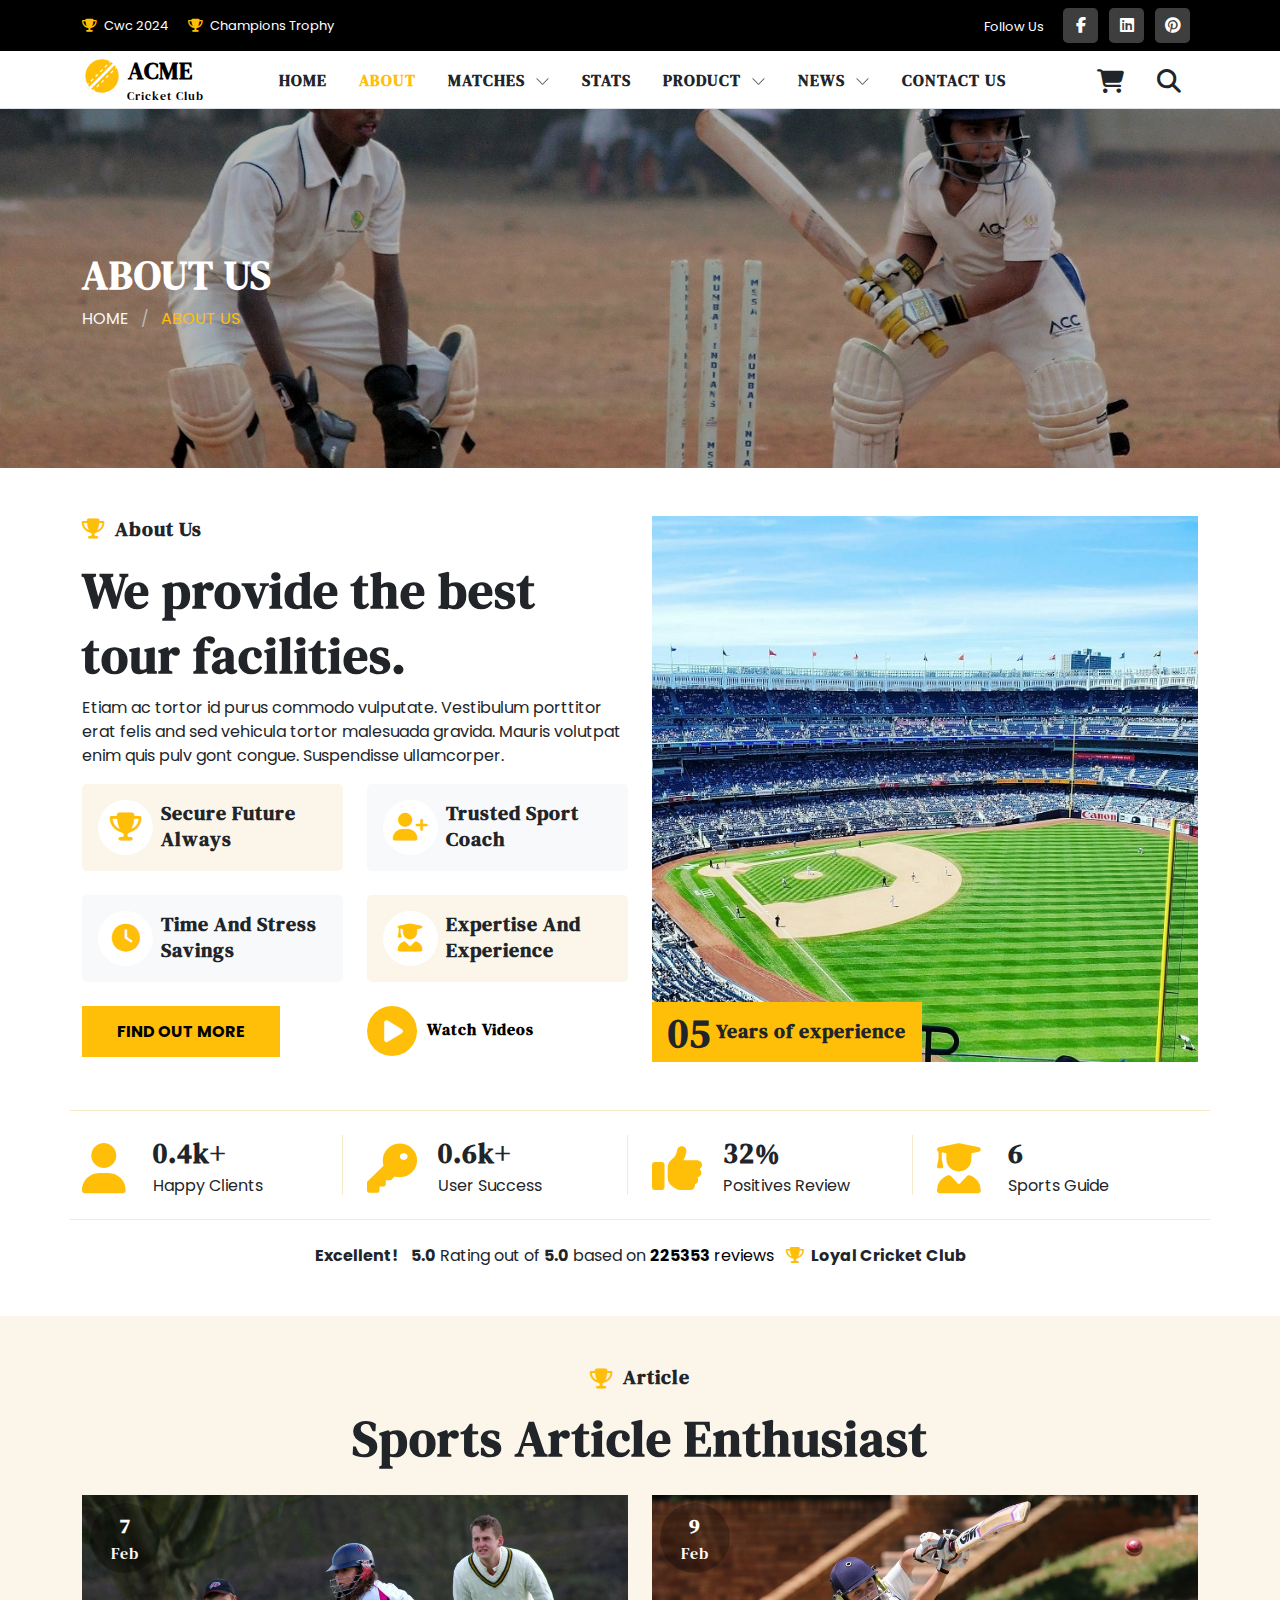
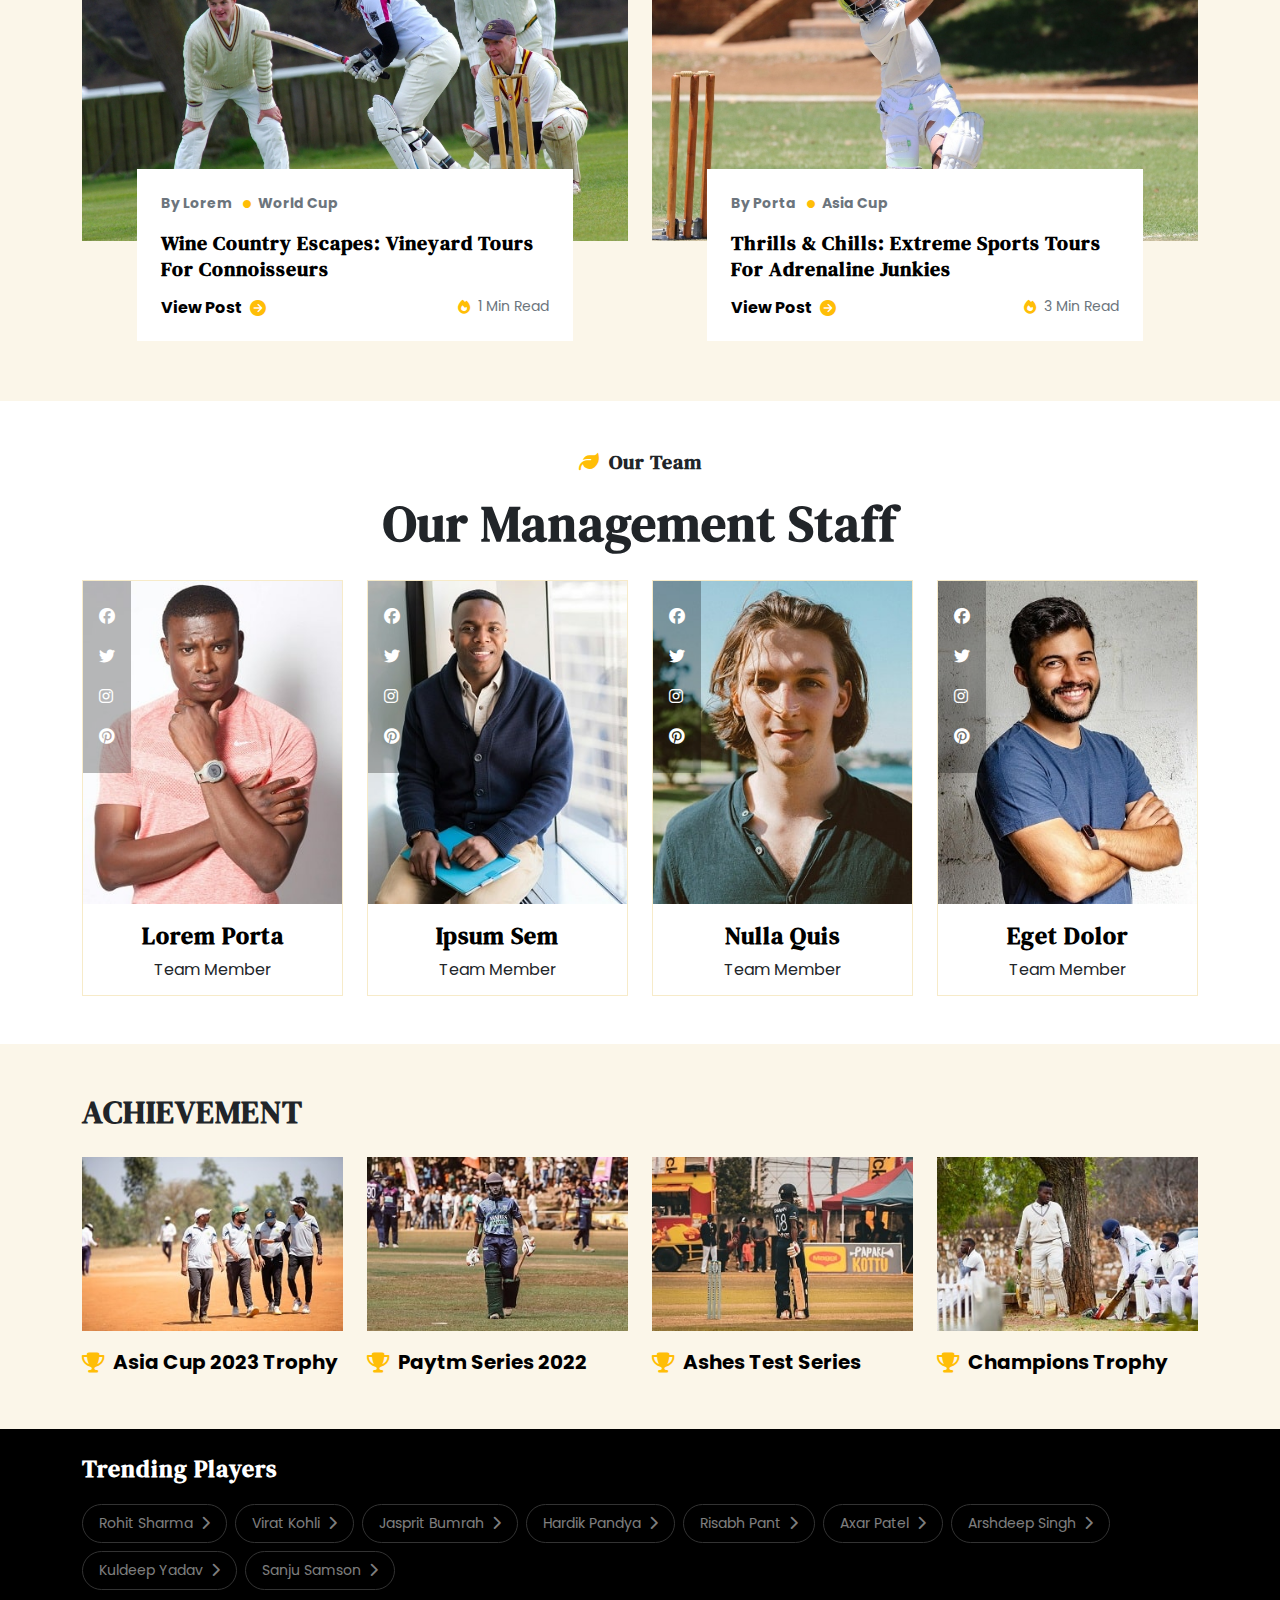
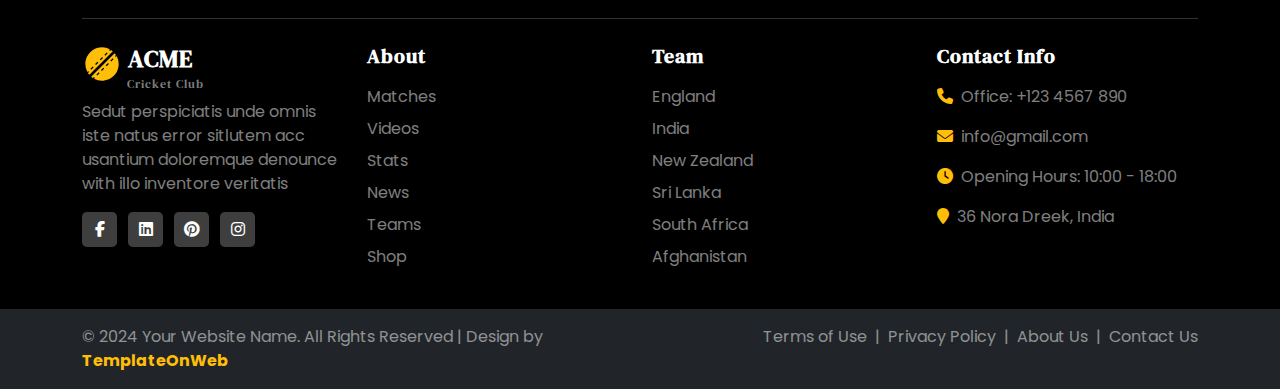
<file: about.html>
<!DOCTYPE html>
<html lang="en">
<head>
	<meta charset="utf-8">
	<meta http-equiv="X-UA-Compatible" content="IE=edge">
	<meta name="viewport" content="width=device-width, initial-scale=1">
	<title>Cricket Club</title>
	<link href="css/bootstrap.min.css" rel="stylesheet" >
	 <link href="fonts/css/fontawesome.min.css" rel="stylesheet" >
	<link href="fonts/css/brands.min.css" rel="stylesheet" />
    <link href="fonts/css/solid.min.css" rel="stylesheet" />
	<link href="css/global.css" rel="stylesheet">
	<link href="css/matches.css" rel="stylesheet">
    <link href="https://fonts.googleapis.com/css2?family=Poppins&display=swap" rel="stylesheet">
	<link href="https://fonts.googleapis.com/css2?family=DM+Serif+Text:ital@0;1&display=swap" rel="stylesheet">
	<link href="css/flag-icons.css" rel="stylesheet">

</head>
<body>

<section id="top" class="pt-2 pb-2 bg-black">
 <div class="container-xl">
  <div class="row top_1">
    <div class="col-md-6">
	 <div class="top_1_left mt-2">
	  <ul class="mb-0  font_13">
	   <li class="me-3 d-inline-block"><a class="text-white link" href="#"><i class="fa fa-trophy col_yell me-1"></i> Cwc 2024</a></li>
	   <li class="d-inline-block"><a class="text-white link" href="#"><i class="fa fa-trophy col_yell me-1"></i> Champions Trophy</a></li>
	  </ul>
	 </div>
	</div>
	<div class="col-md-6">
	 <div class="top_1_right text-end">
	   <ul class="mb-0 font_13 social_link">
	   <li class="me-3 text-white d-inline-block">Follow Us</li>
	   <li class="me-2 text-white d-inline-block"><a class="d-block bg_grey text-white rounded-3 text-center fs-6 bg_yell_hover" href="#"><i class="fa-brands fa-facebook-f"></i></a></li>
	   <li class="me-2 text-white d-inline-block"><a class="d-block bg_grey text-white rounded-3 text-center fs-6 bg_yell_hover" href="#"><i class="fa-brands fa-linkedin"></i></a></li>
	   <li class="me-2 text-white d-inline-block"><a class="d-block bg_grey text-white rounded-3 text-center fs-6 bg_yell_hover" href="#"><i class="fa-brands fa-pinterest"></i></a></li>
	  </ul>
	 </div>
	</div>
  </div>
 </div>
</section>

<section id="header">
   <nav class="navbar navbar-expand-lg navbar-light w-100 border-bottom">
      <div class="container-xl">
          <b class="logo"><a class="fs-4 family_1" href="index.html"><svg xmlns="http://www.w3.org/2000/svg" width="40" height="40" viewBox="0 0 24 24" style="fill: #ffbe07;transform: ;msFilter: ;"><path d="m3.67 16.26.54.53-.62.61a9 9 0 0 0 .84 1.11L18.51 4.42a10.93 10.93 0 0 0-1.1-.83l-.62.61-.53-.53.48-.48A10 10 0 0 0 3.2 16.74zM14.86 5.07l.53.53L14 7l-.53-.53zm-2.79 2.8.52.53-1.39 1.4-.53-.53zm-2.8 2.8.53.53-1.4 1.39-.53-.53zm-2.8 2.79L7 14l-1.4 1.4-.53-.53zm.12 6.95.62-.61.53.53-.48.48A10 10 0 0 0 20.8 7.26l-.47.48-.54-.53.62-.61a9 9 0 0 0-.84-1.11L5.49 19.58a10.93 10.93 0 0 0 1.1.83zM18.4 8.61l.53.53-1.4 1.4L17 10zm-2.8 2.8.53.53-1.4 1.39-.53-.53zm-2.8 2.79.53.53-1.39 1.4-.54-.53zM10 17l.53.53-1.4 1.4-.53-.53z"></path></svg> ACME <br> <span class="font_12 fw-normal">Cricket Club</span></a></b>
         <button class="navbar-toggler offcanvas-nav-btn  ms-auto me-3" type="button">
            <img src="image/icons-svg/list.svg" width="40" height="40" alt="Open TemplateOnweb website menu"/>
         </button>
         <div class="offcanvas offcanvas-start offcanvas-nav" style="width: 20rem">
            <div class="offcanvas-header shadow">
			    <b class="logo"><a class="fs-4 family_1" href="index.html"><svg xmlns="http://www.w3.org/2000/svg" width="40" height="40" viewBox="0 0 24 24" style="fill: #ffbe07;transform: ;msFilter: ;"><path d="m3.67 16.26.54.53-.62.61a9 9 0 0 0 .84 1.11L18.51 4.42a10.93 10.93 0 0 0-1.1-.83l-.62.61-.53-.53.48-.48A10 10 0 0 0 3.2 16.74zM14.86 5.07l.53.53L14 7l-.53-.53zm-2.79 2.8.52.53-1.39 1.4-.53-.53zm-2.8 2.8.53.53-1.4 1.39-.53-.53zm-2.8 2.79L7 14l-1.4 1.4-.53-.53zm.12 6.95.62-.61.53.53-.48.48A10 10 0 0 0 20.8 7.26l-.47.48-.54-.53.62-.61a9 9 0 0 0-.84-1.11L5.49 19.58a10.93 10.93 0 0 0 1.1.83zM18.4 8.61l.53.53-1.4 1.4L17 10zm-2.8 2.8.53.53-1.4 1.39-.53-.53zm-2.8 2.79.53.53-1.39 1.4-.54-.53zM10 17l.53.53-1.4 1.4-.53-.53z"></path></svg> ACME <br> <span class="font_12 fw-normal">Cricket Club</span></a></b>
               <img src="image/icons-svg/x.svg" width="40" height="40" class="ms-auto" data-bs-dismiss="offcanvas" aria-label="Close" alt="Close TemplateOnweb website menu"/>
			   
            </div>
            <div class="offcanvas-body pt-0 align-items-center">
               <ul class="navbar-nav align-items-lg-center ms-auto">
			      <li class="nav-item"> 
				      <a class="nav-link dropdown-toggle" href="index.html" title="Visit home page">
					  Home
					  </a>
				  </li>
				  <li class="nav-item"> 
				      <a class="nav-link dropdown-toggle active" href="about.html" title="Visit home page">
					  About
					  </a>
				  </li>
				  
				 <li class="nav-item dropdown drop_border">
          <a class="nav-link dropdown-toggle" href="#" id="navbarDropdown" role="button" data-bs-toggle="dropdown" aria-expanded="false">
            Matches<img src="image/icons-svg/chevron-down.svg" width="15" height="15" alt="Submenu open/close icon">
          </a>
          <ul class="dropdown-menu drop_1 shadow" aria-labelledby="navbarDropdown">
            <li><a class="dropdown-item" href="matches.html"> Live</a></li>
			<li><a class="dropdown-item border-0" href="scorecard.html"> Scorecard</a></li>
          </ul>
        </li>
				  
				  <li class="nav-item"> 
				      <a class="nav-link dropdown-toggle" href="stats.html" title="Visit home page">
					  Stats
					  </a>
				  </li>
                  
		
		           <li class="nav-item dropdown drop_border">
          <a class="nav-link dropdown-toggle" href="#" id="navbarDropdown" role="button" data-bs-toggle="dropdown" aria-expanded="false">
            Product<img src="image/icons-svg/chevron-down.svg" width="15" height="15" alt="Submenu open/close icon">
          </a>
          <ul class="dropdown-menu drop_1 shadow" aria-labelledby="navbarDropdown">
            <li><a class="dropdown-item" href="shop.html"> Product</a></li>
			<li><a class="dropdown-item" href="detail.html"> Product Detail</a></li>
			<li><a class="dropdown-item" href="cart.html"> Shopping Cart</a></li>
			<li><a class="dropdown-item border-0" href="checkout.html"> Checkout</a></li>
          </ul>
        </li>
		
		         <li class="nav-item dropdown drop_border">
          <a class="nav-link dropdown-toggle" href="#" id="navbarDropdown" role="button" data-bs-toggle="dropdown" aria-expanded="false">
            News<img src="image/icons-svg/chevron-down.svg" width="15" height="15" alt="Submenu open/close icon">
          </a>
          <ul class="dropdown-menu drop_1 shadow" aria-labelledby="navbarDropdown">
            <li><a class="dropdown-item" href="news.html"> News</a></li>
			<li><a class="dropdown-item border-0" href="news_detail.html"> News Detail</a></li>
          </ul>
        </li>
		
				  
				  <li class="nav-item"> 
				      <a class="nav-link dropdown-toggle" href="contact.html" title="Visit home page">
					 Contact Us
					  </a>
				  </li>
				  
               </ul>
			   <ul class="navbar-nav align-items-lg-center ms-auto">
			        <li class="nav-item dropdown">
          <a class="nav-link dropdown-toggle drop_togn nav_hide fs-4 mt-1" href="#" id="navbarDropdown" role="button" data-bs-toggle="dropdown" aria-expanded="false">
            <i class="fa fa-shopping-cart"></i>
          </a>
          <ul class="dropdown-menu drop_cart shadow rounded-0 border-0" aria-labelledby="navbarDropdown" style="">
						<li>
						 <div class="drop_1i row">
						  <div class="col-md-6 col-6">
						   <div class="drop_1il"><h5 class="fs-6">2 ITEMS</h5></div>
						  </div>
						  <div class="col-md-6 col-6">
						   <div class="drop_1il text-end"><h5 class="fs-6"><a href="cart.html">VIEW CART</a></h5></div>
						  </div>
						 </div>
						 <div class="drop_1i1 row">
						  <div class="col-md-6 col-6">
						   <div class="drop_1i1l"><h6 class="font_14"><a href="#">Nulla Quis</a> <br> <span class="fw-normal d-inline-block mt-1 font_12">1x - $89.00</span></h6></div>
						  </div>
						  <div class="col-md-4 col-4">
						   <div class="drop_1i1r"><a href="#"><img src="image/47.jpg" class="img-fluid" alt="abc"></a></div>
						  </div>
						  <div class="col-md-2 col-2">
						   <div class="drop_1i1l text-end"><h6> <span><i class="fa fa-trash"></i></span></h6></div>
						  </div>
						 </div>
						 <div class="drop_1i1 row">
						  <div class="col-md-6 col-6">
						   <div class="drop_1i1l"><h6 class="font_14"><a href="#">Eget Nulla</a> <br> <span class="fw-normal d-inline-block mt-1 font_12">1x - $49.00</span></h6></div>
						  </div>
						  <div class="col-md-4 col-4">
						   <div class="drop_1i1r"><a href="#"><img src="image/48.jpg" class="img-fluid" alt="abc"></a></div>
						  </div>
						  <div class="col-md-2 col-2">
						   <div class="drop_1i1l text-end"><h6> <span><i class="fa fa-trash"></i></span></h6></div>
						  </div>
						 </div>
						 <div class="drop_1i2 row">
						  <div class="col-md-6 col-6">
						   <div class="drop_1il"><h5 class="fs-6">TOTAL</h5></div>
						  </div>
						  <div class="col-md-6 col-6">
						   <div class="drop_1il text-end"><h5 class="fs-6">$142.00</h5></div>
						  </div>
						 </div>
						 <div class="drop_1i3 text-center row">
						  <div class="col-md-12 col-12">
						    <ul class="mb-0">
							 <li class="d-inline-block mx-1"><a class="button px-3 pt-2 pb-2 font_14" href="#">View Order</a></li>
							 <li class="d-inline-block mx-1"><a class="button_1 px-3 pb-2 pt-2 font_14" href="#">Checkout</a></li>
							</ul>
						  </div>
						 </div>
						</li>
					  </ul>
        </li>
				    <li class="nav-item dropdown">
          <a class="dropdown-toggle nav_hide nav-link fs-4 mt-1" href="#" id="navbarDropdown" role="button" data-bs-toggle="dropdown" aria-expanded="false">
            <i class="fa fa-search"></i>
          </a>
		<ul class="dropdown-menu drop_search p-3 shadow" aria-labelledby="navbarDropdown" style="">
		<form class="navbar-form" role="search">
		<div class="input-group">
			<input type="text" class="form-control font_14" placeholder="Search Keyword">
			<span class="input-group-btn">
				<button class="btn btn-primary bg_yell border-0 rounded-0 p-2 px-3" type="button">
					<i class="fa fa-search"></i> </button>
			</span>
		</div>
		</form>
		</ul>
        </li>
                 </ul>
            </div>
         </div>    
		 
         </div>
      </div>
   </nav>
</section>

<section id="center" class="center_about">
 <div class="center_om bg_back">
   <div class="container-xl">
    <div class="row center_o1">
     <div class="col-md-12">
	   <h1 class="text-white">ABOUT US</h1>
	   <h6 class="mb-0 col_yell"><a class="text-light" href="#">HOME</a> <span class="text-white-50 mx-2">/</span> ABOUT US</h6>
	 </div>
   </div>
 </div>
 </div>
</section>

<section id="about_pg" class="pt-5 pb-5">
 <div class="container-xl">
   <div class="row about_pg1">
    <div class="col-md-6">
	  <div class="about_pg1l">
	    <h5><i class="fa fa-trophy me-1 col_yell"></i> About Us </h5>
		<h1 class="font_50 mt-3">We provide the best tour facilities. </h1>
		<p>Etiam ac tortor id purus commodo vulputate. Vestibulum porttitor erat felis and sed vehicula tortor malesuada gravida. Mauris volutpat enim quis pulv gont congue. Suspendisse ullamcorper.</p>
		<div class="about_pg1li row">
		  <div class="col-md-6 col-sm-6">
		    <div class="about_pg1lil bg_light rounded-3 p-3">
			  <div class="row about_pg1lili">
			   <div class="col-md-3">
			     <div class="about_pg1lilil">
				   <span class="bg-white text-center fs-3 col_yell rounded-circle d-inline-block"><i class="fa fa-trophy"></i></span>
				 </div>
			   </div>
			   <div class="col-md-9">
			     <div class="about_pg1lilir">
				   <h5 class="mb-0">Secure Future
Always</h5>
				 </div>
			   </div>
			  </div>
			</div>
		  </div>
		  <div class="col-md-6 col-sm-6">
		    <div class="about_pg1lil bg-light rounded-3 p-3 about_pg1lilo">
			  <div class="row about_pg1lili">
			   <div class="col-md-3">
			     <div class="about_pg1lilil">
				   <span class="bg-white text-center fs-3 col_yell rounded-circle d-inline-block"><i class="fa fa-user-plus"></i></span>
				 </div>
			   </div>
			   <div class="col-md-9">
			     <div class="about_pg1lilir">
				   <h5 class="mb-0">Trusted Sport
Coach</h5>
				 </div>
			   </div>
			  </div>
			</div>
		  </div>
		</div>
		<div class="about_pg1li row mt-4">
		  <div class="col-md-6 col-sm-6">
		    <div class="about_pg1lil bg-light rounded-3 p-3 about_pg1lilo">
			  <div class="row about_pg1lili">
			   <div class="col-md-3">
			     <div class="about_pg1lilil">
				   <span class="bg-white text-center fs-3 col_yell rounded-circle d-inline-block"><i class="fa fa-clock"></i></span>
				 </div>
			   </div>
			   <div class="col-md-9">
			     <div class="about_pg1lilir">
				   <h5 class="mb-0">Time And Stress
Savings</h5>
				 </div>
			   </div>
			  </div>
			</div>
		  </div>
		  <div class="col-md-6 col-sm-6">
		    <div class="about_pg1lil bg_light rounded-3 p-3">
			  <div class="row about_pg1lili">
			   <div class="col-md-3">
			     <div class="about_pg1lilil">
				   <span class="bg-white text-center fs-3 col_yell rounded-circle d-inline-block"><i class="fa fa-user-graduate"></i></span>
				 </div>
			   </div>
			   <div class="col-md-9">
			     <div class="about_pg1lilir">
				   <h5 class="mb-0">Expertise And
Experience</h5>
				 </div>
			   </div>
			  </div>
			</div>
		  </div>
		</div>
		<div class="explore_1rili row mt-4">
		 <div class="col-md-6">
		   <div class="explore_1rilil">
		        <h6 class="mb-0"><a class="button" href="#">Find Out More</a></h6>
		   </div>
		 </div>
		 <div class="col-md-6">
		   <div class="explore_1rilir">
		     <h5 class="mb-0 fs-6"><a  href="javascript:void(0);" data-bs-toggle="modal" data-bs-target="#templateVideoModal"><i class="fa fa-play-circle font_50 me-1 align-middle col_yell"></i> Watch Videos</a></h5>
		   </div>
		 </div>
		</div>
	  </div>
	</div>
	<div class="col-md-6">
	  <div class="about_pg1r position-relative">
	    <div class="about_pg1ri">
		  <div class="grid clearfix">
				  <figure class="effect-jazz mb-0">
					<a href="#"><img src="image/27.jpg" class="img-fluid" alt="abc"></a>
				  </figure>
			  </div>
		</div>
		<div class="about_pg1ri1  position-absolute bottom-0 text-end img-fluid">
		  <h5 class="mb-0  p-3 bg_yell d-inline-block"><span class="fs-1 align-middle">05</span>
Years of experience</h5>
		</div>
	  </div>
	</div>
   </div>
    <div class="row about_pg2 mt-5 pt-4 pb-4">
	  <div class="col-md-3 col-sm-6">
	    <div class="about_pg2i">
		  <div class="about_pg2i1 row">
		     <div class="col-md-3">
			  <div class="about_pg2i1l mt-2">
			    <span class="col_yell font_50 lh-1"><i class="fa fa-user"></i></span>
			  </div>
			 </div>
			 <div class="col-md-9">
			  <div class="about_pg2i1r">
			    <h3 class="mb-1">0.4k+</h3>
				<h6 class="mb-0">Happy Clients</h6>
			  </div>
			 </div>
		  </div>
		</div>
	  </div>
	  <div class="col-md-3 col-sm-6">
	    <div class="about_pg2i">
		  <div class="about_pg2i1 row">
		     <div class="col-md-3">
			  <div class="about_pg2i1l mt-2">
			    <span class="col_yell font_50 lh-1"><i class="fa fa-key"></i></span>
			  </div>
			 </div>
			 <div class="col-md-9">
			  <div class="about_pg2i1r">
			    <h3 class="mb-1">0.6k+</h3>
				<h6 class="mb-0">User Success</h6>
			  </div>
			 </div>
		  </div>
		</div>
	  </div>
	  <div class="col-md-3 col-sm-6">
	    <div class="about_pg2i">
		  <div class="about_pg2i1 row">
		     <div class="col-md-3">
			  <div class="about_pg2i1l mt-2">
			    <span class="col_yell font_50 lh-1"><i class="fa fa-thumbs-up"></i></span>
			  </div>
			 </div>
			 <div class="col-md-9">
			  <div class="about_pg2i1r">
			    <h3 class="mb-1">32%</h3>
				<h6 class="mb-0">Positives Review</h6>
			  </div>
			 </div>
		  </div>
		</div>
	  </div>
	  <div class="col-md-3 col-sm-6">
	    <div class="about_pg2i border-end-0">
		  <div class="about_pg2i1 row">
		     <div class="col-md-3">
			  <div class="about_pg2i1l mt-2">
			    <span class="col_yell font_50 lh-1"><i class="fa fa-user-graduate"></i></span>
			  </div>
			 </div>
			 <div class="col-md-9">
			  <div class="about_pg2i1r">
			    <h3 class="mb-1">6</h3>
				<h6 class="mb-0">Sports Guide</h6>
			  </div>
			 </div>
		  </div>
		</div>
	  </div>
	</div>
	<div class="row about_pg3 mt-4 text-center">
	  <div class="col-md-12">
	    <p class="mb-0"><span class="fw-bold">Excellent!</span>
<span class="fw-bold ms-2">5.0</span> Rating out of <span class="fw-bold">5.0</span> based on <a href="#"><span class="fw-bold">225353</span> reviews</a> <span class="ms-2 fw-bold"><i class="fa fa-trophy  col_yell me-1"></i> Loyal Cricket Club</span></p>
	  </div>
	</div>
 </div>
</section>

<section id="artic" class="pt-5 bg_light">
 <div class="container-xl">
  <div class="row vacation_1 text-center mb-4">
    <div class="col-md-12">
	  <h5><i class="fa fa-trophy me-1 col_yell align-middle"></i> Article </h5>
		<h1 class="font_50 mt-3 mb-0">Sports Article Enthusiast</h1>
	</div>
  </div>
<div class="row artic_1">
    <div class="col-md-6 col-sm-6">
	  <div class="artic_1l position-relative">
	    <div class="artic_1l1">
		  <div class="blog_h1lil position-relative">
		     <div class="blog_h1lili">
			   <div class="grid clearfix">
			<figure class="effect-jazz mb-0">
			<a href="#"><img src="image/3.jpg" class="img-fluid" alt="img25"></a>
			</figure>
			</div>
			 </div>
			 <div class="blog_h1lili1 position-absolute top-0 p-2">
			     <h5 class="mb-0 d-inline-block bg_back rounded-circle text-center text-white">7 <br> <span class="fw-normal fs-6">Feb</span></h5>
			 </div>
		   </div>
		</div>
		<div class="artic_1l2 shadow_box p-4 rounded_1 position-absolute bg-white">
		  <div class="blog_h1lir">
		     <div class="blog_h1li1">
	      <ul class="font_14 fw-bold">
		    <li class="d-inline-block"><a class="text-muted link" href="#">By Lorem</a></li>
			<li class="d-inline-block ms-2"><i class="fa fa-circle col_yell me-1 font_8 align-middle"></i> <a class="text-muted link" href="#">World Cup</a></li>
		  </ul>
		  <h5><a href="#">Wine Country Escapes: Vineyard Tours For Connoisseurs</a></h5>
		  <div class="blog_h1li1i row mt-3">
		    <div class="col-md-4 col-6">
			  <div class="blog_h1li1il">
			    <h6 class="mb-0 fw-bold"><a class="link1" href="#">View Post <i class="fa fa-arrow-circle-right ms-1 align-middle col_yell"></i></a></h6>
			  </div>
			</div>
			<div class="col-md-8 col-6">
			  <div class="blog_h1li1ir text-end">
			     <h6 class="mb-0 font_14 text-muted"><i class="fa fa-fire col_yell me-1 align-middle"></i> 1 Min Read</h6>
			  </div>
			</div>
		  </div>
	  </div>
		   </div>
		</div>
	  </div>
	</div>
	<div class="col-md-6 col-sm-6">
	  <div class="artic_1l position-relative">
	    <div class="artic_1l1">
		  <div class="blog_h1lil position-relative">
		     <div class="blog_h1lili">
			   <div class="grid clearfix">
			<figure class="effect-jazz mb-0">
			<a href="#"><img src="image/4.jpg" class="img-fluid" alt="img25"></a>
			</figure>
			</div>
			 </div>
			 <div class="blog_h1lili1 position-absolute top-0 p-2">
			     <h5 class="mb-0 d-inline-block bg_back rounded-circle text-center text-white">9 <br> <span class="fw-normal fs-6">Feb</span></h5>
			 </div>
		   </div>
		</div>
		<div class="artic_1l2 shadow_box p-4 rounded_1 position-absolute bg-white">
		  <div class="blog_h1lir">
		     <div class="blog_h1li1">
	      <ul class="font_14 fw-bold">
		    <li class="d-inline-block"><a class="text-muted link" href="#">By Porta</a></li>
			<li class="d-inline-block ms-2"><i class="fa fa-circle col_yell me-1 font_8 align-middle"></i> <a class="text-muted link" href="#">Asia Cup</a></li>
		  </ul>
		  <h5><a href="#">Thrills & Chills: Extreme Sports Tours For Adrenaline Junkies</a></h5>
		  <div class="blog_h1li1i row mt-3">
		    <div class="col-md-4 col-6">
			  <div class="blog_h1li1il">
			    <h6 class="mb-0 fw-bold"><a class="link1" href="#">View Post <i class="fa fa-arrow-circle-right ms-1 align-middle col_yell"></i></a></h6>
			  </div>
			</div>
			<div class="col-md-8 col-6">
			  <div class="blog_h1li1ir text-end">
			     <h6 class="mb-0 font_14 text-muted"><i class="fa fa-fire col_yell me-1 align-middle"></i> 3 Min Read</h6>
			  </div>
			</div>
		  </div>
	  </div>
		   </div>
		</div>
	  </div>
	</div>
  </div>
 </div>
</section>

<section id="team" class="pt-5 pb-5">
 <div class="container-xl">
  <div class="row vacation_1 text-center mb-4">
    <div class="col-md-12">
	  <h5 class="family_1 icon_tag"><i class="fa fa-leaf me-1 col_yell"></i> Our  Team </h5>
		<h1 class="font_50 mt-3 mb-0">Our Management Staff</h1>
	</div>
  </div>
<div class="row team_1">
    <div class="col-md-3 col-sm-6">
      <div class="team_1l border_light">
	    <div class="team_1l1 position-relative">
	       <div class="team_1l1i1">
	         <img src="image/28.jpg" class="img-fluid" alt="abc">
	       </div>
	       <div class="team_1l1i2 bg_back pt-4 pb-4 px-3 position-absolute top-0">
	          <ul class="mb-0">
			    <li><a class="text-white link" href="#"><i class="fa-brands fa-facebook"></i></a></li>
				 <li class="mt-3"><a class="text-white link" href="#"><i class="fa-brands fa-twitter"></i></a></li>
				  <li class="mt-3"><a class="text-white link" href="#"><i class="fa-brands fa-instagram"></i></a></li>
				   <li class="mt-3"><a class="text-white link" href="#"><i class="fa-brands fa-pinterest"></i></a></li>
			  </ul>
	  </div>
	  </div>
	    <div class="team_1l2 text-center p-3">
	      <h4><a href="#">Lorem Porta</a></h4>
		 <h6 class="mb-0">Team Member</h6>
	  </div>
	  </div>
	</div>
	<div class="col-md-3 col-sm-6">
      <div class="team_1l border_light">
	    <div class="team_1l1 position-relative">
	       <div class="team_1l1i1">
	         <img src="image/29.jpg" class="img-fluid" alt="abc">
	       </div>
	       <div class="team_1l1i2 bg_back pt-4 pb-4 px-3 position-absolute top-0">
	          <ul class="mb-0">
			    <li><a class="text-white link" href="#"><i class="fa-brands fa-facebook"></i></a></li>
				 <li class="mt-3"><a class="text-white link" href="#"><i class="fa-brands fa-twitter"></i></a></li>
				  <li class="mt-3"><a class="text-white link" href="#"><i class="fa-brands fa-instagram"></i></a></li>
				   <li class="mt-3"><a class="text-white link" href="#"><i class="fa-brands fa-pinterest"></i></a></li>
			  </ul>
	  </div>
	  </div>
	    <div class="team_1l2 text-center p-3">
	      <h4><a href="#">Ipsum Sem</a></h4>
		 <h6 class="mb-0">Team Member</h6>
	  </div>
	  </div>
	</div>
	<div class="col-md-3 col-sm-6">
      <div class="team_1l border_light">
	    <div class="team_1l1 position-relative">
	       <div class="team_1l1i1">
	         <img src="image/30.jpg" class="img-fluid" alt="abc">
	       </div>
	       <div class="team_1l1i2 bg_back pt-4 pb-4 px-3 position-absolute top-0">
	          <ul class="mb-0">
			    <li><a class="text-white link" href="#"><i class="fa-brands fa-facebook"></i></a></li>
				 <li class="mt-3"><a class="text-white link" href="#"><i class="fa-brands fa-twitter"></i></a></li>
				  <li class="mt-3"><a class="text-white link" href="#"><i class="fa-brands fa-instagram"></i></a></li>
				   <li class="mt-3"><a class="text-white link" href="#"><i class="fa-brands fa-pinterest"></i></a></li>
			  </ul>
	  </div>
	  </div>
	    <div class="team_1l2 text-center p-3">
	      <h4><a href="#">Nulla Quis</a></h4>
		 <h6 class="mb-0">Team Member</h6>
	  </div>
	  </div>
	</div>
	<div class="col-md-3 col-sm-6">
      <div class="team_1l border_light">
	    <div class="team_1l1 position-relative">
	       <div class="team_1l1i1">
	         <img src="image/31.jpg" class="img-fluid" alt="abc">
	       </div>
	       <div class="team_1l1i2 bg_back pt-4 pb-4 px-3 position-absolute top-0">
	          <ul class="mb-0">
			    <li><a class="text-white link" href="#"><i class="fa-brands fa-facebook"></i></a></li>
				 <li class="mt-3"><a class="text-white link" href="#"><i class="fa-brands fa-twitter"></i></a></li>
				  <li class="mt-3"><a class="text-white link" href="#"><i class="fa-brands fa-instagram"></i></a></li>
				   <li class="mt-3"><a class="text-white link" href="#"><i class="fa-brands fa-pinterest"></i></a></li>
			  </ul>
	  </div>
	  </div>
	    <div class="team_1l2 text-center p-3">
	      <h4><a href="#">Eget Dolor</a></h4>
		 <h6 class="mb-0">Team Member</h6>
	  </div>
	  </div>
	</div>
  </div>
 </div>
</section>

<section id="high" class="pt-5 pb-5 bg_light">
 <div class="container-xl">
  <div class="high_1 mb-4 row">
    <div class="col-md-12">
	   <h2 class="mb-0">ACHIEVEMENT</h2>
	</div>
  </div>
  <div class="row row-cols-1  row-cols-sm-2 row-cols-md-4">
		   <div class="col">
			  <div class="coverage_left">
				<a href="#"><img src="image/5.jpg" alt="abc" class="img-fluid"></a>
				<b class="fs-5 d-block mb-1 mt-3"><a href="#"><i class="fa fa-trophy me-1 col_yell align-middle"></i>  Asia Cup 2023 Trophy </a></b>
			  </div>
		 </div>
		   <div class="col">
			  <div class="coverage_left">
				<a href="#"><img src="image/6.jpg" alt="abc" class="img-fluid"></a>
				<b class="fs-5 d-block mb-1 mt-3"><a href="#"><i class="fa fa-trophy me-1 col_yell align-middle"></i>  Paytm Series 2022  </a></b>
			  </div>
		 </div>
		 <div class="col">
			  <div class="coverage_left">
				<a href="#"><img src="image/7.jpg" alt="abc" class="img-fluid"></a>
				<b class="fs-5 d-block mb-1 mt-3"><a href="#"><i class="fa fa-trophy me-1 col_yell align-middle"></i> Ashes Test Series </a></b>
			  </div>
		 </div>
		 <div class="col">
			  <div class="coverage_left">
				<a href="#"><img src="image/8.jpg" alt="abc" class="img-fluid"></a>
				<b class="fs-5 d-block mb-1 mt-3"><a href="#"><i class="fa fa-trophy me-1 col_yell align-middle"></i>  Champions Trophy </a></b>
			  </div>
		 </div>
		 </div>
 </div>
</section>

<section id="footer" class="pt-4 pb-4 bg-black">
 <div class="container-xl">
      <div class="footer_1 row mb-4">
	   <div class="col-md-12">
		<h4 class="text-white mb-3">Trending Players</h4>
		<ul class="d-flex flex-wrap mb-0 font_14">
	   <li class="me-2 mt-1 mb-1"><a class="dark_border d-block p-2 px-3 rounded-pill text-white-50 link" href="#">Rohit Sharma <i class="fa fa-chevron-right font_10 ms-1"></i></a></li>
	   <li class="me-2 mt-1 mb-1"><a class="dark_border d-block p-2 px-3 rounded-pill text-white-50 link" href="#">Virat Kohli <i class="fa fa-chevron-right font_10 ms-1"></i></a></li>
	   <li class="me-2 mt-1 mb-1"><a class="dark_border d-block p-2 px-3 rounded-pill text-white-50 link" href="#">Jasprit Bumrah <i class="fa fa-chevron-right font_10 ms-1"></i></a></li>
	   <li class="me-2 mt-1 mb-1"><a class="dark_border d-block p-2 px-3 rounded-pill text-white-50 link" href="#">Hardik Pandya <i class="fa fa-chevron-right font_10 ms-1"></i></a></li>
	   <li class="me-2 mt-1 mb-1"><a class="dark_border d-block p-2 px-3 rounded-pill text-white-50 link" href="#">Risabh Pant <i class="fa fa-chevron-right font_10 ms-1"></i></a></li>
	   <li class="me-2 mt-1 mb-1"><a class="dark_border d-block p-2 px-3 rounded-pill text-white-50 link" href="#">Axar Patel <i class="fa fa-chevron-right font_10 ms-1"></i></a></li>
	      <li class="me-2 mt-1 mb-1"><a class="dark_border d-block p-2 px-3 rounded-pill text-white-50 link" href="#">Arshdeep Singh <i class="fa fa-chevron-right font_10 ms-1"></i></a></li>
		     <li class="me-2 mt-1 mb-1"><a class="dark_border d-block p-2 px-3 rounded-pill text-white-50 link" href="#">Kuldeep Yadav <i class="fa fa-chevron-right font_10 ms-1"></i></a></li>
			    <li class="me-2 mt-1 mb-1"><a class="dark_border d-block p-2 px-3 rounded-pill text-white-50 link" href="#">Sanju Samson <i class="fa fa-chevron-right font_10 ms-1"></i></a></li>
	 </ul>
	   </div>
      </div><hr class="hr_dark">
      <div class="footer_2 row row-cols-1 row-cols-sm-2  row-cols-md-4">
	     <div class="col">
		   <div class="footer_2_left">
			<b class="logo"><a class="fs-4 family_1 text-white" href="index.html"><svg xmlns="http://www.w3.org/2000/svg" width="40" height="40" viewBox="0 0 24 24" style="fill: #ffbe07;transform: ;msFilter: ;"><path d="m3.67 16.26.54.53-.62.61a9 9 0 0 0 .84 1.11L18.51 4.42a10.93 10.93 0 0 0-1.1-.83l-.62.61-.53-.53.48-.48A10 10 0 0 0 3.2 16.74zM14.86 5.07l.53.53L14 7l-.53-.53zm-2.79 2.8.52.53-1.39 1.4-.53-.53zm-2.8 2.8.53.53-1.4 1.39-.53-.53zm-2.8 2.79L7 14l-1.4 1.4-.53-.53zm.12 6.95.62-.61.53.53-.48.48A10 10 0 0 0 20.8 7.26l-.47.48-.54-.53.62-.61a9 9 0 0 0-.84-1.11L5.49 19.58a10.93 10.93 0 0 0 1.1.83zM18.4 8.61l.53.53-1.4 1.4L17 10zm-2.8 2.8.53.53-1.4 1.39-.53-.53zm-2.8 2.79.53.53-1.39 1.4-.54-.53zM10 17l.53.53-1.4 1.4-.53-.53z"></path></svg> ACME <br> <span class="font_12 fw-normal text-white-50">Cricket Club</span></a></b>
			  <p class="text-white-50 mt-3">Sedut perspiciatis unde omnis iste natus error sitlutem acc usantium doloremque denounce with illo inventore veritatis</p>
			  <ul class="mb-0 font_13 social_link">
	   <li class="me-2 text-white d-inline-block"><a class="d-block bg_grey text-white rounded-3 text-center fs-6 bg_yell_hover" href="#"><i class="fa-brands fa-facebook-f"></i></a></li>
	   <li class="me-2 text-white d-inline-block"><a class="d-block bg_grey text-white rounded-3 text-center fs-6 bg_yell_hover" href="#"><i class="fa-brands fa-linkedin"></i></a></li>
	   <li class="me-2 text-white d-inline-block"><a class="d-block bg_grey text-white rounded-3 text-center fs-6 bg_yell_hover" href="#"><i class="fa-brands fa-pinterest"></i></a></li>
	    <li class="me-2 text-white d-inline-block"><a class="d-block bg_grey text-white rounded-3 text-center fs-6 bg_yell_hover" href="#"><i class="fa-brands fa-instagram"></i></a></li>
	  </ul>
		   </div>
		 </div>
		 <div class="col">
		   <div class="footer_2_left">
		     <h5 class="text-white mt-1 mb-3">About</h5>
			 <ul>
			  <li><a class="link text-white-50" href="#">Matches</a></li>
			  <li class="mt-2"><a class="link text-white-50" href="#">Videos</a></li>
			  <li class="mt-2"><a class="link text-white-50" href="#">Stats</a></li>
			  <li class="mt-2"><a class="link text-white-50" href="#">News</a></li>
			  <li class="mt-2"><a class="link text-white-50" href="#">Teams</a></li>
			  <li class="mt-2"><a class="link text-white-50" href="#">Shop</a></li>
			 </ul>
		   </div>
		 </div>
		 <div class="col">
		   <div class="footer_2_left">
		     <h5 class="text-white mt-1 mb-3">Team</h5>
			 <ul>
			  <li><a class="link text-white-50" href="#">England</a></li>
			  <li class="mt-2"><a class="link text-white-50" href="#">India</a></li>
			  <li class="mt-2"><a class="link text-white-50" href="#">New Zealand</a></li>
			  <li class="mt-2"><a class="link text-white-50" href="#">Sri Lanka</a></li>
			  <li class="mt-2"><a class="link text-white-50" href="#">South Africa</a></li>
			  <li class="mt-2"><a class="link text-white-50" href="#">Afghanistan</a></li>
			 </ul>
		   </div>
		 </div>
		 <div class="col">
		   <div class="footer_2_left">
		     <h5 class="text-white mt-1 mb-3">Contact Info</h5>
			 <ul>
			  <li><a class="link text-white-50" href="#"><i class="fa fa-phone me-1 col_yell"></i> Office: +123 4567 890</a></li>
			  <li class="mt-3"><a class="link text-white-50" href="#"><i class="fa fa-envelope me-1 col_yell"></i> info@gmail.com</a></li>
			  <li class="mt-3"><a class="link text-white-50" href="#"><i class="fa fa-clock me-1 col_yell"></i> Opening Hours: 10:00 - 18:00</a></li>
			  <li class="mt-3"><a class="link text-white-50" href="#"><i class="fa fa-map-marker me-1 col_yell"></i> 36 Nora Dreek, India</a></li>
			 </ul>
		   </div>
		 </div>
      </div>
 </div>
</section>

<section id="footer_bottom" class="pt-3 pb-3 bg-dark">
 <div class="container-xl">
  <div class="row row-cols-1 row-cols-sm-1  row-cols-md-2 footer_bottom_1">
    <div class="col">
	  <div class="footer_bottom_1_left">
	    <p class="mb-0 text-white-50">© 2024 Your Website Name. All Rights Reserved | Design by <a class="col_yell fw-bold" href="http://www.templateonweb.com">TemplateOnWeb</a></p>
	  </div>
	</div>
	<div class="col">
	  <div class="footer_bottom_1_right text-end">
	   <ul class="mb-0 d-flex  flex-wrap justify-content-end">
	    <li><a class="text-white-50 link" href="#">Terms of Use</a></li>
		<li class="mx-2 text-white-50 my-auto">|</li>
		 <li><a class="text-white-50 link" href="#">Privacy Policy</a></li>
		<li class="mx-2 text-white-50 my-auto">|</li>
		 <li><a class="text-white-50 link" href="#">About Us</a></li>
		<li class="mx-2 text-white-50 my-auto">|</li>
		 <li><a class="text-white-50 link" href="#">Contact Us</a></li>
	   </ul>
	  </div>
	</div>
  </div>  
 </div>
</section>

<!-- Video Modal -->
		<div class="modal fade" id="templateVideoModal" tabindex="-1" aria-labelledby="videoModalLabel" aria-hidden="true">
		  <div class="modal-dialog modal-lg modal-dialog-centered">
			<div class="modal-content">
			  <div class="modal-header">
				<h5 class="modal-title" id="videoModalLabel">Video View</h5>
				<button type="button" class="btn-close" data-bs-dismiss="modal" aria-label="Close"></button>
			  </div>
			  <div class="modal-body">
					<!-- YouTube Embed -->
						<div class="ratio ratio-16x9">
							<iframe id="youtubeVideo" src="" title="YouTube video player" allow="accelerometer; autoplay; clipboard-write; encrypted-media; gyroscope" loading="lazy" allowfullscreen></iframe>
						</div>
					
					
			  </div>
			  
			</div>
		  </div>
		</div>		
		<!-- JavaScript to pause the video when modal is closed -->
		<script>
		 var templateVideoModal = document.getElementById('templateVideoModal');
		  templateVideoModal.addEventListener('hide.bs.modal', function () {
			var iframe = document.getElementById('youtubeVideo');
			iframe.src = ''; 
		  });
		
		  templateVideoModal.addEventListener('show.bs.modal', function () {
			var iframe = document.getElementById('youtubeVideo');
			iframe.src = 'https://www.youtube.com/embed/xHYMdZvV1f0?autoplay=1'; 
		  });
		</script>
<script src="https://app.easyparle.com/js/chat_plugin.js" data-bot-id="48704"></script>
<script src="js/bootstrap.bundle.min.js"></script>
<script src="js/theme.min.js"></script>

</body>



</html>
</file>
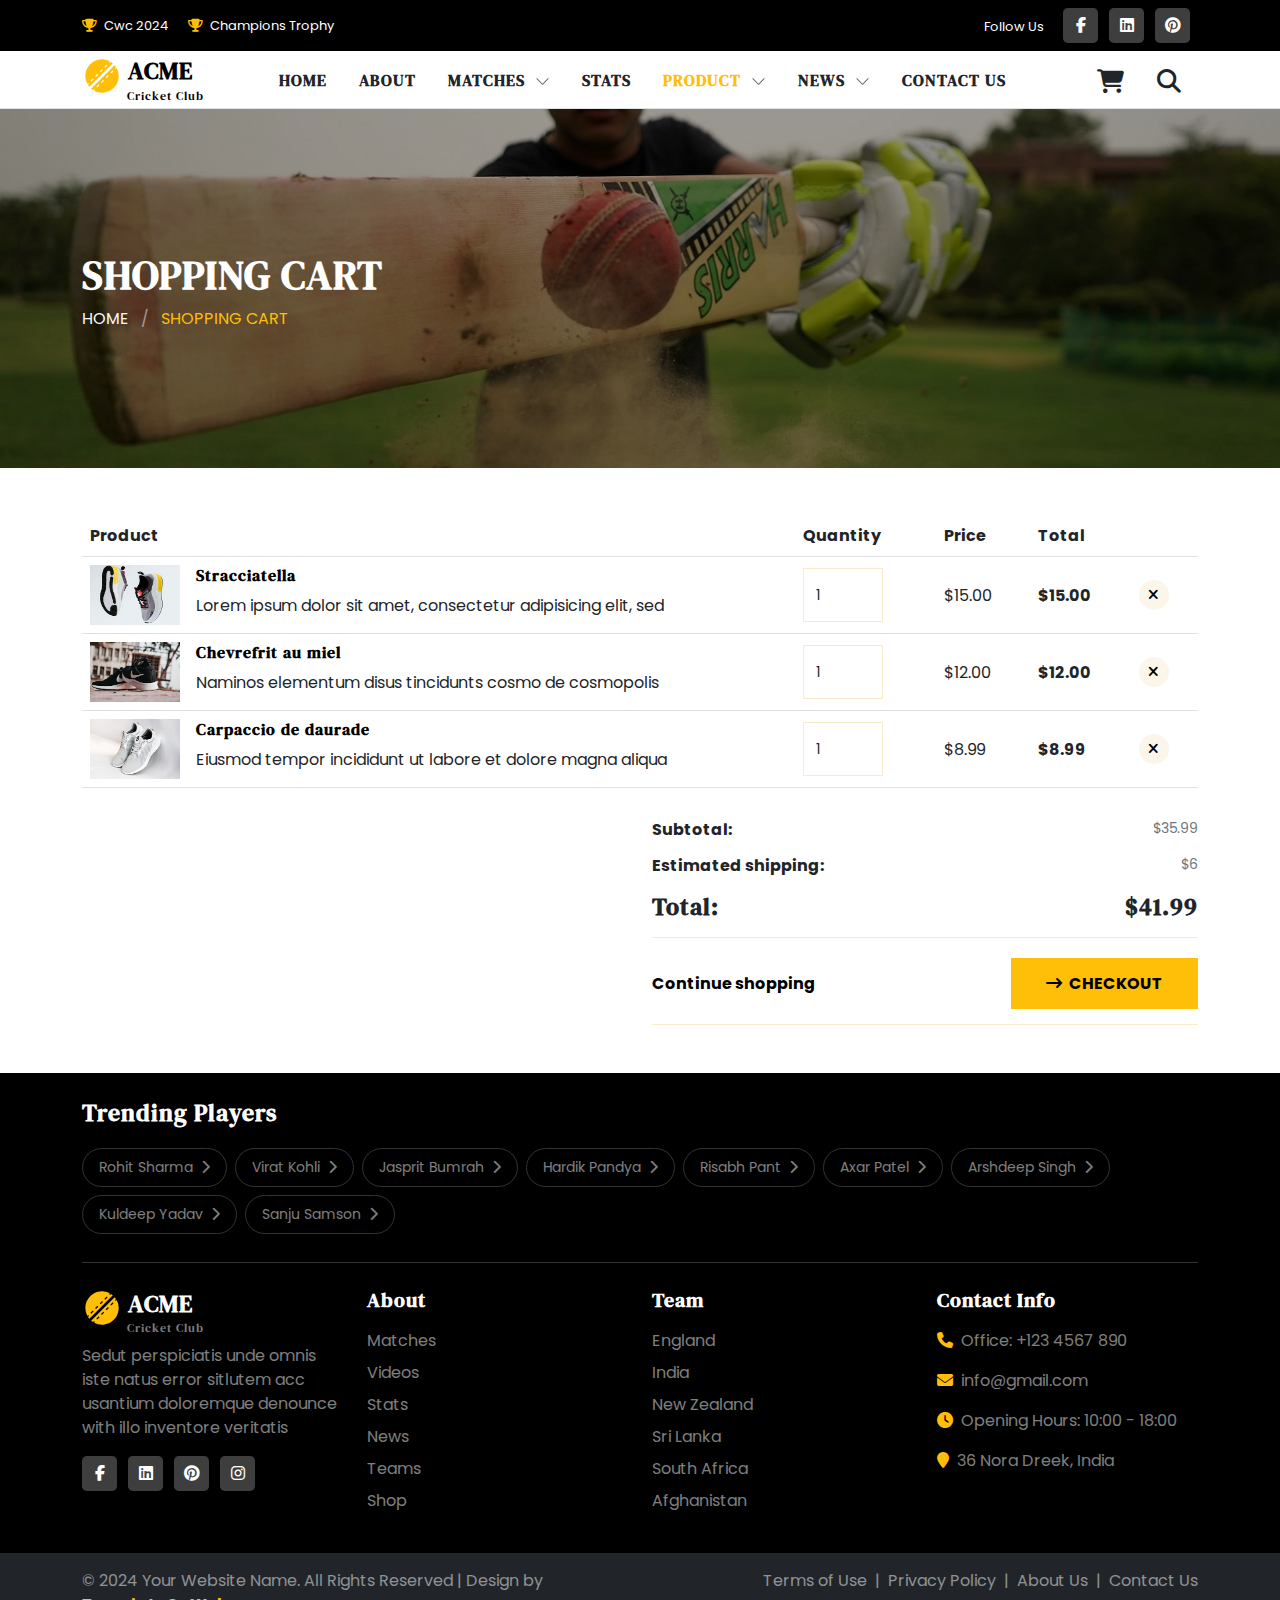
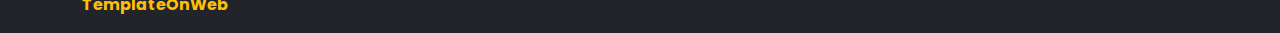
<file: cart.html>
<!DOCTYPE html>
<html lang="en">
<head>
	<meta charset="utf-8">
	<meta http-equiv="X-UA-Compatible" content="IE=edge">
	<meta name="viewport" content="width=device-width, initial-scale=1">
	<title>Cricket Club</title>
	<link href="css/bootstrap.min.css" rel="stylesheet" >
	 <link href="fonts/css/fontawesome.min.css" rel="stylesheet" >
	<link href="fonts/css/brands.min.css" rel="stylesheet" />
    <link href="fonts/css/solid.min.css" rel="stylesheet" />
	<link href="css/global.css" rel="stylesheet">
	<link href="css/cart.css" rel="stylesheet">
    <link href="https://fonts.googleapis.com/css2?family=Poppins&display=swap" rel="stylesheet">
	<link href="https://fonts.googleapis.com/css2?family=DM+Serif+Text:ital@0;1&display=swap" rel="stylesheet">
	<link href="css/flag-icons.css" rel="stylesheet">

</head>
<body>

<section id="top" class="pt-2 pb-2 bg-black">
 <div class="container-xl">
  <div class="row top_1">
    <div class="col-md-6">
	 <div class="top_1_left mt-2">
	  <ul class="mb-0  font_13">
	   <li class="me-3 d-inline-block"><a class="text-white link" href="#"><i class="fa fa-trophy col_yell me-1"></i> Cwc 2024</a></li>
	   <li class="d-inline-block"><a class="text-white link" href="#"><i class="fa fa-trophy col_yell me-1"></i> Champions Trophy</a></li>
	  </ul>
	 </div>
	</div>
	<div class="col-md-6">
	 <div class="top_1_right text-end">
	   <ul class="mb-0 font_13 social_link">
	   <li class="me-3 text-white d-inline-block">Follow Us</li>
	   <li class="me-2 text-white d-inline-block"><a class="d-block bg_grey text-white rounded-3 text-center fs-6 bg_yell_hover" href="#"><i class="fa-brands fa-facebook-f"></i></a></li>
	   <li class="me-2 text-white d-inline-block"><a class="d-block bg_grey text-white rounded-3 text-center fs-6 bg_yell_hover" href="#"><i class="fa-brands fa-linkedin"></i></a></li>
	   <li class="me-2 text-white d-inline-block"><a class="d-block bg_grey text-white rounded-3 text-center fs-6 bg_yell_hover" href="#"><i class="fa-brands fa-pinterest"></i></a></li>
	  </ul>
	 </div>
	</div>
  </div>
 </div>
</section>

<section id="header">
   <nav class="navbar navbar-expand-lg navbar-light w-100 border-bottom">
      <div class="container-xl">
          <b class="logo"><a class="fs-4 family_1" href="index.html"><svg xmlns="http://www.w3.org/2000/svg" width="40" height="40" viewBox="0 0 24 24" style="fill: #ffbe07;transform: ;msFilter: ;"><path d="m3.67 16.26.54.53-.62.61a9 9 0 0 0 .84 1.11L18.51 4.42a10.93 10.93 0 0 0-1.1-.83l-.62.61-.53-.53.48-.48A10 10 0 0 0 3.2 16.74zM14.86 5.07l.53.53L14 7l-.53-.53zm-2.79 2.8.52.53-1.39 1.4-.53-.53zm-2.8 2.8.53.53-1.4 1.39-.53-.53zm-2.8 2.79L7 14l-1.4 1.4-.53-.53zm.12 6.95.62-.61.53.53-.48.48A10 10 0 0 0 20.8 7.26l-.47.48-.54-.53.62-.61a9 9 0 0 0-.84-1.11L5.49 19.58a10.93 10.93 0 0 0 1.1.83zM18.4 8.61l.53.53-1.4 1.4L17 10zm-2.8 2.8.53.53-1.4 1.39-.53-.53zm-2.8 2.79.53.53-1.39 1.4-.54-.53zM10 17l.53.53-1.4 1.4-.53-.53z"></path></svg> ACME <br> <span class="font_12 fw-normal">Cricket Club</span></a></b>
         <button class="navbar-toggler offcanvas-nav-btn  ms-auto me-3" type="button">
            <img src="image/icons-svg/list.svg" width="40" height="40" alt="Open TemplateOnweb website menu"/>
         </button>
         <div class="offcanvas offcanvas-start offcanvas-nav" style="width: 20rem">
            <div class="offcanvas-header shadow">
			    <b class="logo"><a class="fs-4 family_1" href="index.html"><svg xmlns="http://www.w3.org/2000/svg" width="40" height="40" viewBox="0 0 24 24" style="fill: #ffbe07;transform: ;msFilter: ;"><path d="m3.67 16.26.54.53-.62.61a9 9 0 0 0 .84 1.11L18.51 4.42a10.93 10.93 0 0 0-1.1-.83l-.62.61-.53-.53.48-.48A10 10 0 0 0 3.2 16.74zM14.86 5.07l.53.53L14 7l-.53-.53zm-2.79 2.8.52.53-1.39 1.4-.53-.53zm-2.8 2.8.53.53-1.4 1.39-.53-.53zm-2.8 2.79L7 14l-1.4 1.4-.53-.53zm.12 6.95.62-.61.53.53-.48.48A10 10 0 0 0 20.8 7.26l-.47.48-.54-.53.62-.61a9 9 0 0 0-.84-1.11L5.49 19.58a10.93 10.93 0 0 0 1.1.83zM18.4 8.61l.53.53-1.4 1.4L17 10zm-2.8 2.8.53.53-1.4 1.39-.53-.53zm-2.8 2.79.53.53-1.39 1.4-.54-.53zM10 17l.53.53-1.4 1.4-.53-.53z"></path></svg> ACME <br> <span class="font_12 fw-normal">Cricket Club</span></a></b>
               <img src="image/icons-svg/x.svg" width="40" height="40" class="ms-auto" data-bs-dismiss="offcanvas" aria-label="Close" alt="Close TemplateOnweb website menu"/>
			   
            </div>
            <div class="offcanvas-body pt-0 align-items-center">
               <ul class="navbar-nav align-items-lg-center ms-auto">
			      <li class="nav-item"> 
				      <a class="nav-link dropdown-toggle" href="index.html" title="Visit home page">
					  Home
					  </a>
				  </li>
				  <li class="nav-item"> 
				      <a class="nav-link dropdown-toggle" href="about.html" title="Visit home page">
					  About
					  </a>
				  </li>
				  
				 <li class="nav-item dropdown drop_border">
          <a class="nav-link dropdown-toggle" href="#" id="navbarDropdown" role="button" data-bs-toggle="dropdown" aria-expanded="false">
            Matches<img src="image/icons-svg/chevron-down.svg" width="15" height="15" alt="Submenu open/close icon">
          </a>
          <ul class="dropdown-menu drop_1 shadow" aria-labelledby="navbarDropdown">
            <li><a class="dropdown-item" href="matches.html"> Live</a></li>
			<li><a class="dropdown-item border-0" href="scorecard.html"> Scorecard</a></li>
          </ul>
        </li>
				  
				  <li class="nav-item"> 
				      <a class="nav-link dropdown-toggle" href="stats.html" title="Visit home page">
					  Stats
					  </a>
				  </li>
                  
		
		           <li class="nav-item dropdown drop_border">
          <a class="nav-link dropdown-toggle active" href="#" id="navbarDropdown" role="button" data-bs-toggle="dropdown" aria-expanded="false">
            Product<img src="image/icons-svg/chevron-down.svg" width="15" height="15" alt="Submenu open/close icon">
          </a>
          <ul class="dropdown-menu drop_1 shadow" aria-labelledby="navbarDropdown">
            <li><a class="dropdown-item" href="shop.html"> Product</a></li>
			<li><a class="dropdown-item" href="detail.html"> Product Detail</a></li>
			<li><a class="dropdown-item" href="cart.html"> Shopping Cart</a></li>
			<li><a class="dropdown-item border-0" href="checkout.html"> Checkout</a></li>
          </ul>
        </li>
		
		         <li class="nav-item dropdown drop_border">
          <a class="nav-link dropdown-toggle" href="#" id="navbarDropdown" role="button" data-bs-toggle="dropdown" aria-expanded="false">
            News<img src="image/icons-svg/chevron-down.svg" width="15" height="15" alt="Submenu open/close icon">
          </a>
          <ul class="dropdown-menu drop_1 shadow" aria-labelledby="navbarDropdown">
            <li><a class="dropdown-item" href="news.html"> News</a></li>
			<li><a class="dropdown-item border-0" href="news_detail.html"> News Detail</a></li>
          </ul>
        </li>
		
				  
				  <li class="nav-item"> 
				      <a class="nav-link dropdown-toggle" href="contact.html" title="Visit home page">
					 Contact Us
					  </a>
				  </li>
				  
               </ul>
			   <ul class="navbar-nav align-items-lg-center ms-auto">
			        <li class="nav-item dropdown">
          <a class="nav-link dropdown-toggle drop_togn nav_hide fs-4 mt-1" href="#" id="navbarDropdown" role="button" data-bs-toggle="dropdown" aria-expanded="false">
            <i class="fa fa-shopping-cart"></i>
          </a>
          <ul class="dropdown-menu drop_cart shadow rounded-0 border-0" aria-labelledby="navbarDropdown" style="">
						<li>
						 <div class="drop_1i row">
						  <div class="col-md-6 col-6">
						   <div class="drop_1il"><h5 class="fs-6">2 ITEMS</h5></div>
						  </div>
						  <div class="col-md-6 col-6">
						   <div class="drop_1il text-end"><h5 class="fs-6"><a href="cart.html">VIEW CART</a></h5></div>
						  </div>
						 </div>
						 <div class="drop_1i1 row">
						  <div class="col-md-6 col-6">
						   <div class="drop_1i1l"><h6 class="font_14"><a href="#">Nulla Quis</a> <br> <span class="fw-normal d-inline-block mt-1 font_12">1x - $89.00</span></h6></div>
						  </div>
						  <div class="col-md-4 col-4">
						   <div class="drop_1i1r"><a href="#"><img src="image/47.jpg" class="img-fluid" alt="abc"></a></div>
						  </div>
						  <div class="col-md-2 col-2">
						   <div class="drop_1i1l text-end"><h6> <span><i class="fa fa-trash"></i></span></h6></div>
						  </div>
						 </div>
						 <div class="drop_1i1 row">
						  <div class="col-md-6 col-6">
						   <div class="drop_1i1l"><h6 class="font_14"><a href="#">Eget Nulla</a> <br> <span class="fw-normal d-inline-block mt-1 font_12">1x - $49.00</span></h6></div>
						  </div>
						  <div class="col-md-4 col-4">
						   <div class="drop_1i1r"><a href="#"><img src="image/48.jpg" class="img-fluid" alt="abc"></a></div>
						  </div>
						  <div class="col-md-2 col-2">
						   <div class="drop_1i1l text-end"><h6> <span><i class="fa fa-trash"></i></span></h6></div>
						  </div>
						 </div>
						 <div class="drop_1i2 row">
						  <div class="col-md-6 col-6">
						   <div class="drop_1il"><h5 class="fs-6">TOTAL</h5></div>
						  </div>
						  <div class="col-md-6 col-6">
						   <div class="drop_1il text-end"><h5 class="fs-6">$142.00</h5></div>
						  </div>
						 </div>
						 <div class="drop_1i3 text-center row">
						  <div class="col-md-12 col-12">
						    <ul class="mb-0">
							 <li class="d-inline-block mx-1"><a class="button px-3 pt-2 pb-2 font_14" href="#">View Order</a></li>
							 <li class="d-inline-block mx-1"><a class="button_1 px-3 pb-2 pt-2 font_14" href="#">Checkout</a></li>
							</ul>
						  </div>
						 </div>
						</li>
					  </ul>
        </li>
				    <li class="nav-item dropdown">
          <a class="dropdown-toggle nav_hide nav-link fs-4 mt-1" href="#" id="navbarDropdown" role="button" data-bs-toggle="dropdown" aria-expanded="false">
            <i class="fa fa-search"></i>
          </a>
		<ul class="dropdown-menu drop_search p-3 shadow" aria-labelledby="navbarDropdown" style="">
		<form class="navbar-form" role="search">
		<div class="input-group">
			<input type="text" class="form-control font_14" placeholder="Search Keyword">
			<span class="input-group-btn">
				<button class="btn btn-primary bg_yell border-0 rounded-0 p-2 px-3" type="button">
					<i class="fa fa-search"></i> </button>
			</span>
		</div>
		</form>
		</ul>
        </li>
                 </ul>
            </div>
         </div>    
		 
         </div>
      </div>
   </nav>
</section>

<section id="center" class="center_cart">
 <div class="center_om bg_back">
   <div class="container-xl">
    <div class="row center_o1">
     <div class="col-md-12">
	   <h1 class="text-white">SHOPPING CART</h1>
	   <h6 class="mb-0 col_yell"><a class="text-light" href="#">HOME</a> <span class="text-white-50 mx-2">/</span> SHOPPING CART</h6>
	 </div>
   </div>
 </div>
 </div>
</section>

<section id="cart" class="pt-5 pb-5">
 <div class="container-xl">
  <div class="cart_1 row">
   <div class="col-md-12">
     <div class="table-responsive">
	    <table class="table align-middle">
		  <tbody>
		  <tr>
		   <td class="fw-bold">Product</td>
		   <td class="fw-bold">Quantity</td>
		   <td class="fw-bold">Price</td>
		   <td class="fw-bold">Total</td>
		    <td class="fw-bold"></td>
		  </tr>
		  <tr>
		   <td>
		     <img src="image/46.jpg" alt="abc" class="float-start me-3">
			 <h5 class="fs-6"><a href="#">Stracciatella</a></h5>
			 <p class="mb-0">Lorem ipsum dolor sit amet, consectetur adipisicing elit, sed</p>
		   </td>
	<td>
		     <input type="number" min="1" value="1" class="form-control rounded-0" placeholder="Qty" style="width:80px; height:54px;">
		   </td>
		   <td>
		     <h6 class="mb-0">$15.00</h6>
		   </td>
		   <td>
		     <h6 class="mb-0 fw-bold">$15.00</h6>
		   </td>
		   <td>
		     <span class="btn_cross"><a class="d-inline-block bg_light rounded-circle text-center" href="#"><i class="fa fa-remove"></i></a></span>
		   </td>
		  </tr>
		  <tr>
		   <td>
		     <img src="image/47.jpg" alt="abc" class="float-start me-3">
			 <h5 class="fs-6"><a href="#">Chevrefrit au miel</a></h5>
			 <p class="mb-0">Naminos elementum disus tincidunts cosmo de cosmopolis</p>
		   </td>
	<td>
		     <input type="number" min="1" value="1" class="form-control rounded-0" placeholder="Qty" style="width:80px; height:54px;">
		   </td>
		   <td>
		     <h6 class="mb-0">$12.00</h6>
		   </td>
		   <td>
		     <h6 class="mb-0 fw-bold">$12.00</h6>
		   </td>
		   <td>
		     <span class="btn_cross"><a class="d-inline-block bg_light rounded-circle text-center" href="#"><i class="fa fa-remove"></i></a></span>
		   </td>
		  </tr>
		  <tr>
		   <td>
		     <img src="image/48.jpg" alt="abc" class="float-start me-3">
			 <h5 class="fs-6"><a href="#">Carpaccio de daurade</a></h5>
			 <p class="mb-0">Eiusmod tempor incididunt ut labore et dolore magna aliqua</p>
		   </td>
	<td>
		     <input type="number" min="1" value="1" class="form-control rounded-0" placeholder="Qty" style="width:80px; height:54px;">
		   </td>
		   <td>
		     <h6 class="mb-0">$8.99</h6>
		   </td>
		   <td>
		     <h6 class="mb-0 fw-bold">$8.99</h6>
		   </td>
		   <td>
		     <span class="btn_cross"><a class="d-inline-block bg_light rounded-circle text-center" href="#"><i class="fa fa-remove"></i></a></span>
		   </td>
		  </tr>
		</tbody></table>
	  </div>
   </div>
  </div>	
  <div class="cart_2 row mt-3">
   <div class="col-md-6">
    <div class="cart_2l"></div>
   </div>
   <div class="col-md-6">
    <div class="cart_2r">
	  <h6 class="fw-bold">Subtotal: <span class="float-end fw-normal font_14 text-muted">$35.99</span></h6>
	  <h6 class="fw-bold mt-3">Estimated shipping: <span class="float-end fw-normal font_14 text-muted">$6</span></h6>
	  <h4 class="mt-3">Total: <span class="float-end">$41.99</span></h4><hr>
	  <div class="cart_2ri row">
	   <div class="col-md-6">
	    <div class="cart_2ril">
		 <h6 class="mb-0 fw-bold mt-3"><a href="#">Continue shopping</a></h6>
		</div>
	   </div>
	   <div class="col-md-6">
	    <div class="cart_2rir text-end">
		  <h6 class="mb-0"><a class="button" href="checkout.html"><i class="fa fa-long-arrow-right me-1"></i> Checkout</a></h6>
		</div>
	   </div>
	  </div><hr class="mb-0">
	</div>
   </div>
  </div>
 </div>
</section>


<section id="footer" class="pt-4 pb-4 bg-black">
 <div class="container-xl">
      <div class="footer_1 row mb-4">
	   <div class="col-md-12">
		<h4 class="text-white mb-3">Trending Players</h4>
		<ul class="d-flex flex-wrap mb-0 font_14">
	   <li class="me-2 mt-1 mb-1"><a class="dark_border d-block p-2 px-3 rounded-pill text-white-50 link" href="#">Rohit Sharma <i class="fa fa-chevron-right font_10 ms-1"></i></a></li>
	   <li class="me-2 mt-1 mb-1"><a class="dark_border d-block p-2 px-3 rounded-pill text-white-50 link" href="#">Virat Kohli <i class="fa fa-chevron-right font_10 ms-1"></i></a></li>
	   <li class="me-2 mt-1 mb-1"><a class="dark_border d-block p-2 px-3 rounded-pill text-white-50 link" href="#">Jasprit Bumrah <i class="fa fa-chevron-right font_10 ms-1"></i></a></li>
	   <li class="me-2 mt-1 mb-1"><a class="dark_border d-block p-2 px-3 rounded-pill text-white-50 link" href="#">Hardik Pandya <i class="fa fa-chevron-right font_10 ms-1"></i></a></li>
	   <li class="me-2 mt-1 mb-1"><a class="dark_border d-block p-2 px-3 rounded-pill text-white-50 link" href="#">Risabh Pant <i class="fa fa-chevron-right font_10 ms-1"></i></a></li>
	   <li class="me-2 mt-1 mb-1"><a class="dark_border d-block p-2 px-3 rounded-pill text-white-50 link" href="#">Axar Patel <i class="fa fa-chevron-right font_10 ms-1"></i></a></li>
	      <li class="me-2 mt-1 mb-1"><a class="dark_border d-block p-2 px-3 rounded-pill text-white-50 link" href="#">Arshdeep Singh <i class="fa fa-chevron-right font_10 ms-1"></i></a></li>
		     <li class="me-2 mt-1 mb-1"><a class="dark_border d-block p-2 px-3 rounded-pill text-white-50 link" href="#">Kuldeep Yadav <i class="fa fa-chevron-right font_10 ms-1"></i></a></li>
			    <li class="me-2 mt-1 mb-1"><a class="dark_border d-block p-2 px-3 rounded-pill text-white-50 link" href="#">Sanju Samson <i class="fa fa-chevron-right font_10 ms-1"></i></a></li>
	 </ul>
	   </div>
      </div><hr class="hr_dark">
      <div class="footer_2 row row-cols-1 row-cols-sm-2  row-cols-md-4">
	     <div class="col">
		   <div class="footer_2_left">
			<b class="logo"><a class="fs-4 family_1 text-white" href="index.html"><svg xmlns="http://www.w3.org/2000/svg" width="40" height="40" viewBox="0 0 24 24" style="fill: #ffbe07;transform: ;msFilter: ;"><path d="m3.67 16.26.54.53-.62.61a9 9 0 0 0 .84 1.11L18.51 4.42a10.93 10.93 0 0 0-1.1-.83l-.62.61-.53-.53.48-.48A10 10 0 0 0 3.2 16.74zM14.86 5.07l.53.53L14 7l-.53-.53zm-2.79 2.8.52.53-1.39 1.4-.53-.53zm-2.8 2.8.53.53-1.4 1.39-.53-.53zm-2.8 2.79L7 14l-1.4 1.4-.53-.53zm.12 6.95.62-.61.53.53-.48.48A10 10 0 0 0 20.8 7.26l-.47.48-.54-.53.62-.61a9 9 0 0 0-.84-1.11L5.49 19.58a10.93 10.93 0 0 0 1.1.83zM18.4 8.61l.53.53-1.4 1.4L17 10zm-2.8 2.8.53.53-1.4 1.39-.53-.53zm-2.8 2.79.53.53-1.39 1.4-.54-.53zM10 17l.53.53-1.4 1.4-.53-.53z"></path></svg> ACME <br> <span class="font_12 fw-normal text-white-50">Cricket Club</span></a></b>
			  <p class="text-white-50 mt-3">Sedut perspiciatis unde omnis iste natus error sitlutem acc usantium doloremque denounce with illo inventore veritatis</p>
			  <ul class="mb-0 font_13 social_link">
	   <li class="me-2 text-white d-inline-block"><a class="d-block bg_grey text-white rounded-3 text-center fs-6 bg_yell_hover" href="#"><i class="fa-brands fa-facebook-f"></i></a></li>
	   <li class="me-2 text-white d-inline-block"><a class="d-block bg_grey text-white rounded-3 text-center fs-6 bg_yell_hover" href="#"><i class="fa-brands fa-linkedin"></i></a></li>
	   <li class="me-2 text-white d-inline-block"><a class="d-block bg_grey text-white rounded-3 text-center fs-6 bg_yell_hover" href="#"><i class="fa-brands fa-pinterest"></i></a></li>
	    <li class="me-2 text-white d-inline-block"><a class="d-block bg_grey text-white rounded-3 text-center fs-6 bg_yell_hover" href="#"><i class="fa-brands fa-instagram"></i></a></li>
	  </ul>
		   </div>
		 </div>
		 <div class="col">
		   <div class="footer_2_left">
		     <h5 class="text-white mt-1 mb-3">About</h5>
			 <ul>
			  <li><a class="link text-white-50" href="#">Matches</a></li>
			  <li class="mt-2"><a class="link text-white-50" href="#">Videos</a></li>
			  <li class="mt-2"><a class="link text-white-50" href="#">Stats</a></li>
			  <li class="mt-2"><a class="link text-white-50" href="#">News</a></li>
			  <li class="mt-2"><a class="link text-white-50" href="#">Teams</a></li>
			  <li class="mt-2"><a class="link text-white-50" href="#">Shop</a></li>
			 </ul>
		   </div>
		 </div>
		 <div class="col">
		   <div class="footer_2_left">
		     <h5 class="text-white mt-1 mb-3">Team</h5>
			 <ul>
			  <li><a class="link text-white-50" href="#">England</a></li>
			  <li class="mt-2"><a class="link text-white-50" href="#">India</a></li>
			  <li class="mt-2"><a class="link text-white-50" href="#">New Zealand</a></li>
			  <li class="mt-2"><a class="link text-white-50" href="#">Sri Lanka</a></li>
			  <li class="mt-2"><a class="link text-white-50" href="#">South Africa</a></li>
			  <li class="mt-2"><a class="link text-white-50" href="#">Afghanistan</a></li>
			 </ul>
		   </div>
		 </div>
		 <div class="col">
		   <div class="footer_2_left">
		     <h5 class="text-white mt-1 mb-3">Contact Info</h5>
			 <ul>
			  <li><a class="link text-white-50" href="#"><i class="fa fa-phone me-1 col_yell"></i> Office: +123 4567 890</a></li>
			  <li class="mt-3"><a class="link text-white-50" href="#"><i class="fa fa-envelope me-1 col_yell"></i> info@gmail.com</a></li>
			  <li class="mt-3"><a class="link text-white-50" href="#"><i class="fa fa-clock me-1 col_yell"></i> Opening Hours: 10:00 - 18:00</a></li>
			  <li class="mt-3"><a class="link text-white-50" href="#"><i class="fa fa-map-marker me-1 col_yell"></i> 36 Nora Dreek, India</a></li>
			 </ul>
		   </div>
		 </div>
      </div>
 </div>
</section>

<section id="footer_bottom" class="pt-3 pb-3 bg-dark">
 <div class="container-xl">
  <div class="row row-cols-1 row-cols-sm-1  row-cols-md-2 footer_bottom_1">
    <div class="col">
	  <div class="footer_bottom_1_left">
	    <p class="mb-0 text-white-50">© 2024 Your Website Name. All Rights Reserved | Design by <a class="col_yell fw-bold" href="http://www.templateonweb.com">TemplateOnWeb</a></p>
	  </div>
	</div>
	<div class="col">
	  <div class="footer_bottom_1_right text-end">
	   <ul class="mb-0 d-flex  flex-wrap justify-content-end">
	    <li><a class="text-white-50 link" href="#">Terms of Use</a></li>
		<li class="mx-2 text-white-50 my-auto">|</li>
		 <li><a class="text-white-50 link" href="#">Privacy Policy</a></li>
		<li class="mx-2 text-white-50 my-auto">|</li>
		 <li><a class="text-white-50 link" href="#">About Us</a></li>
		<li class="mx-2 text-white-50 my-auto">|</li>
		 <li><a class="text-white-50 link" href="#">Contact Us</a></li>
	   </ul>
	  </div>
	</div>
  </div>  
 </div>
</section>
<script src="https://app.easyparle.com/js/chat_plugin.js" data-bot-id="48704"></script>
<script src="js/bootstrap.bundle.min.js"></script>
<script src="js/theme.min.js"></script>

</body>



</html>
</file>
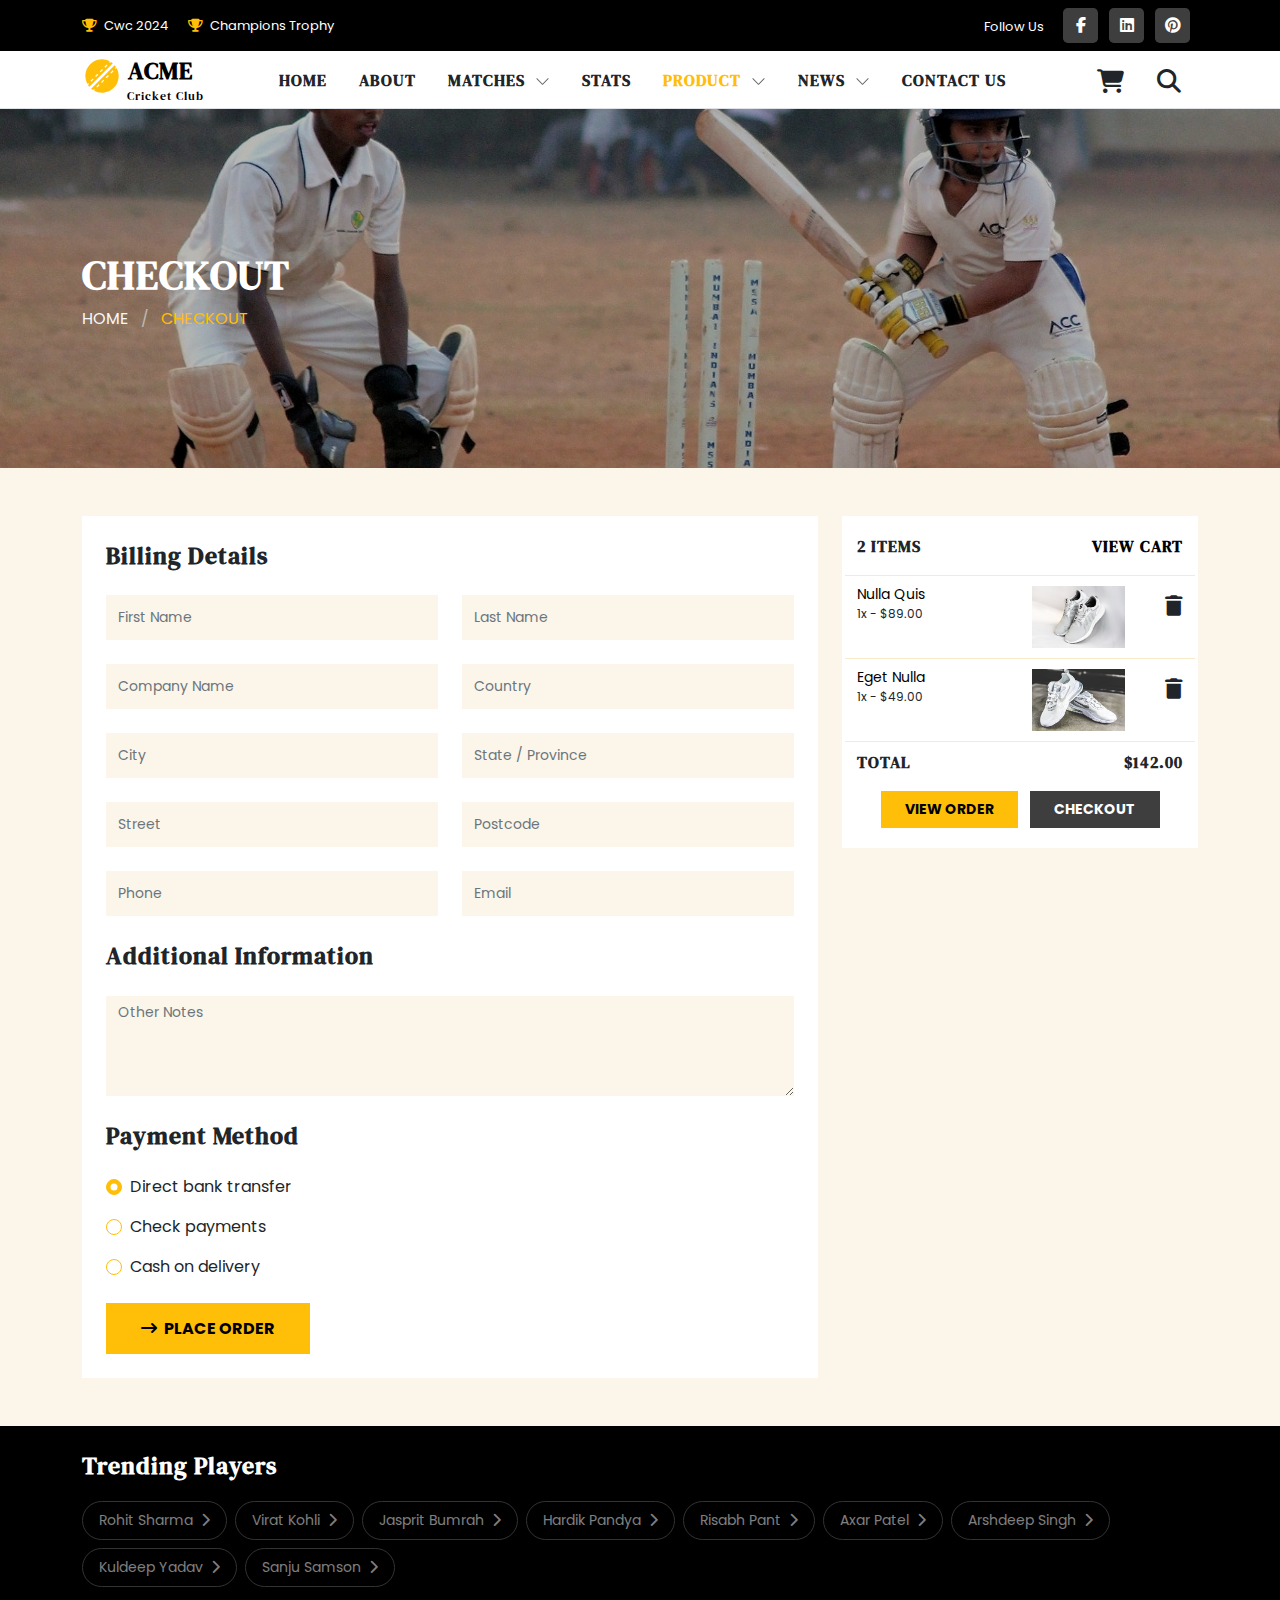
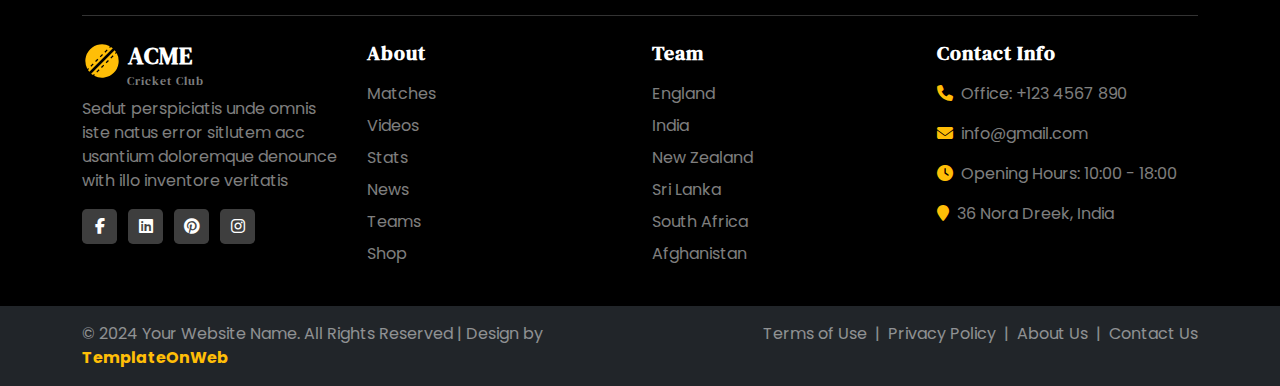
<file: checkout.html>
<!DOCTYPE html>
<html lang="en">
<head>
	<meta charset="utf-8">
	<meta http-equiv="X-UA-Compatible" content="IE=edge">
	<meta name="viewport" content="width=device-width, initial-scale=1">
	<title>Cricket Club</title>
	<link href="css/bootstrap.min.css" rel="stylesheet" >
	 <link href="fonts/css/fontawesome.min.css" rel="stylesheet" >
	<link href="fonts/css/brands.min.css" rel="stylesheet" />
    <link href="fonts/css/solid.min.css" rel="stylesheet" />
	<link href="css/global.css" rel="stylesheet">
	<link href="css/checkout.css" rel="stylesheet">
    <link href="https://fonts.googleapis.com/css2?family=Poppins&display=swap" rel="stylesheet">
	<link href="https://fonts.googleapis.com/css2?family=DM+Serif+Text:ital@0;1&display=swap" rel="stylesheet">
	<link href="css/flag-icons.css" rel="stylesheet">

</head>
<body>

<section id="top" class="pt-2 pb-2 bg-black">
 <div class="container-xl">
  <div class="row top_1">
    <div class="col-md-6">
	 <div class="top_1_left mt-2">
	  <ul class="mb-0  font_13">
	   <li class="me-3 d-inline-block"><a class="text-white link" href="#"><i class="fa fa-trophy col_yell me-1"></i> Cwc 2024</a></li>
	   <li class="d-inline-block"><a class="text-white link" href="#"><i class="fa fa-trophy col_yell me-1"></i> Champions Trophy</a></li>
	  </ul>
	 </div>
	</div>
	<div class="col-md-6">
	 <div class="top_1_right text-end">
	   <ul class="mb-0 font_13 social_link">
	   <li class="me-3 text-white d-inline-block">Follow Us</li>
	   <li class="me-2 text-white d-inline-block"><a class="d-block bg_grey text-white rounded-3 text-center fs-6 bg_yell_hover" href="#"><i class="fa-brands fa-facebook-f"></i></a></li>
	   <li class="me-2 text-white d-inline-block"><a class="d-block bg_grey text-white rounded-3 text-center fs-6 bg_yell_hover" href="#"><i class="fa-brands fa-linkedin"></i></a></li>
	   <li class="me-2 text-white d-inline-block"><a class="d-block bg_grey text-white rounded-3 text-center fs-6 bg_yell_hover" href="#"><i class="fa-brands fa-pinterest"></i></a></li>
	  </ul>
	 </div>
	</div>
  </div>
 </div>
</section>

<section id="header">
   <nav class="navbar navbar-expand-lg navbar-light w-100 border-bottom">
      <div class="container-xl">
          <b class="logo"><a class="fs-4 family_1" href="index.html"><svg xmlns="http://www.w3.org/2000/svg" width="40" height="40" viewBox="0 0 24 24" style="fill: #ffbe07;transform: ;msFilter: ;"><path d="m3.67 16.26.54.53-.62.61a9 9 0 0 0 .84 1.11L18.51 4.42a10.93 10.93 0 0 0-1.1-.83l-.62.61-.53-.53.48-.48A10 10 0 0 0 3.2 16.74zM14.86 5.07l.53.53L14 7l-.53-.53zm-2.79 2.8.52.53-1.39 1.4-.53-.53zm-2.8 2.8.53.53-1.4 1.39-.53-.53zm-2.8 2.79L7 14l-1.4 1.4-.53-.53zm.12 6.95.62-.61.53.53-.48.48A10 10 0 0 0 20.8 7.26l-.47.48-.54-.53.62-.61a9 9 0 0 0-.84-1.11L5.49 19.58a10.93 10.93 0 0 0 1.1.83zM18.4 8.61l.53.53-1.4 1.4L17 10zm-2.8 2.8.53.53-1.4 1.39-.53-.53zm-2.8 2.79.53.53-1.39 1.4-.54-.53zM10 17l.53.53-1.4 1.4-.53-.53z"></path></svg> ACME <br> <span class="font_12 fw-normal">Cricket Club</span></a></b>
         <button class="navbar-toggler offcanvas-nav-btn  ms-auto me-3" type="button">
            <img src="image/icons-svg/list.svg" width="40" height="40" alt="Open TemplateOnweb website menu"/>
         </button>
         <div class="offcanvas offcanvas-start offcanvas-nav" style="width: 20rem">
            <div class="offcanvas-header shadow">
			    <b class="logo"><a class="fs-4 family_1" href="index.html"><svg xmlns="http://www.w3.org/2000/svg" width="40" height="40" viewBox="0 0 24 24" style="fill: #ffbe07;transform: ;msFilter: ;"><path d="m3.67 16.26.54.53-.62.61a9 9 0 0 0 .84 1.11L18.51 4.42a10.93 10.93 0 0 0-1.1-.83l-.62.61-.53-.53.48-.48A10 10 0 0 0 3.2 16.74zM14.86 5.07l.53.53L14 7l-.53-.53zm-2.79 2.8.52.53-1.39 1.4-.53-.53zm-2.8 2.8.53.53-1.4 1.39-.53-.53zm-2.8 2.79L7 14l-1.4 1.4-.53-.53zm.12 6.95.62-.61.53.53-.48.48A10 10 0 0 0 20.8 7.26l-.47.48-.54-.53.62-.61a9 9 0 0 0-.84-1.11L5.49 19.58a10.93 10.93 0 0 0 1.1.83zM18.4 8.61l.53.53-1.4 1.4L17 10zm-2.8 2.8.53.53-1.4 1.39-.53-.53zm-2.8 2.79.53.53-1.39 1.4-.54-.53zM10 17l.53.53-1.4 1.4-.53-.53z"></path></svg> ACME <br> <span class="font_12 fw-normal">Cricket Club</span></a></b>
               <img src="image/icons-svg/x.svg" width="40" height="40" class="ms-auto" data-bs-dismiss="offcanvas" aria-label="Close" alt="Close TemplateOnweb website menu"/>
			   
            </div>
            <div class="offcanvas-body pt-0 align-items-center">
               <ul class="navbar-nav align-items-lg-center ms-auto">
			      <li class="nav-item"> 
				      <a class="nav-link dropdown-toggle" href="index.html" title="Visit home page">
					  Home
					  </a>
				  </li>
				  <li class="nav-item"> 
				      <a class="nav-link dropdown-toggle" href="about.html" title="Visit home page">
					  About
					  </a>
				  </li>
				  
				 <li class="nav-item dropdown drop_border">
          <a class="nav-link dropdown-toggle" href="#" id="navbarDropdown" role="button" data-bs-toggle="dropdown" aria-expanded="false">
            Matches<img src="image/icons-svg/chevron-down.svg" width="15" height="15" alt="Submenu open/close icon">
          </a>
          <ul class="dropdown-menu drop_1 shadow" aria-labelledby="navbarDropdown">
            <li><a class="dropdown-item" href="matches.html"> Live</a></li>
			<li><a class="dropdown-item border-0" href="scorecard.html"> Scorecard</a></li>
          </ul>
        </li>
				  
				  <li class="nav-item"> 
				      <a class="nav-link dropdown-toggle" href="stats.html" title="Visit home page">
					  Stats
					  </a>
				  </li>
                  
		
		           <li class="nav-item dropdown drop_border">
          <a class="nav-link dropdown-toggle active" href="#" id="navbarDropdown" role="button" data-bs-toggle="dropdown" aria-expanded="false">
            Product<img src="image/icons-svg/chevron-down.svg" width="15" height="15" alt="Submenu open/close icon">
          </a>
          <ul class="dropdown-menu drop_1 shadow" aria-labelledby="navbarDropdown">
            <li><a class="dropdown-item" href="shop.html"> Product</a></li>
			<li><a class="dropdown-item" href="detail.html"> Product Detail</a></li>
			<li><a class="dropdown-item" href="cart.html"> Shopping Cart</a></li>
			<li><a class="dropdown-item border-0" href="checkout.html"> Checkout</a></li>
          </ul>
        </li>
		
		         <li class="nav-item dropdown drop_border">
          <a class="nav-link dropdown-toggle" href="#" id="navbarDropdown" role="button" data-bs-toggle="dropdown" aria-expanded="false">
            News<img src="image/icons-svg/chevron-down.svg" width="15" height="15" alt="Submenu open/close icon">
          </a>
          <ul class="dropdown-menu drop_1 shadow" aria-labelledby="navbarDropdown">
            <li><a class="dropdown-item" href="news.html"> News</a></li>
			<li><a class="dropdown-item border-0" href="news_detail.html"> News Detail</a></li>
          </ul>
        </li>
		
				  
				  <li class="nav-item"> 
				      <a class="nav-link dropdown-toggle" href="contact.html" title="Visit home page">
					 Contact Us
					  </a>
				  </li>
				  
               </ul>
			   <ul class="navbar-nav align-items-lg-center ms-auto">
			        <li class="nav-item dropdown">
          <a class="nav-link dropdown-toggle drop_togn nav_hide fs-4 mt-1" href="#" id="navbarDropdown" role="button" data-bs-toggle="dropdown" aria-expanded="false">
            <i class="fa fa-shopping-cart"></i>
          </a>
          <ul class="dropdown-menu drop_cart shadow rounded-0 border-0" aria-labelledby="navbarDropdown" style="">
						<li>
						 <div class="drop_1i row">
						  <div class="col-md-6 col-6">
						   <div class="drop_1il"><h5 class="fs-6">2 ITEMS</h5></div>
						  </div>
						  <div class="col-md-6 col-6">
						   <div class="drop_1il text-end"><h5 class="fs-6"><a href="cart.html">VIEW CART</a></h5></div>
						  </div>
						 </div>
						 <div class="drop_1i1 row">
						  <div class="col-md-6 col-6">
						   <div class="drop_1i1l"><h6 class="font_14"><a href="#">Nulla Quis</a> <br> <span class="fw-normal d-inline-block mt-1 font_12">1x - $89.00</span></h6></div>
						  </div>
						  <div class="col-md-4 col-4">
						   <div class="drop_1i1r"><a href="#"><img src="image/47.jpg" class="img-fluid" alt="abc"></a></div>
						  </div>
						  <div class="col-md-2 col-2">
						   <div class="drop_1i1l text-end"><h6> <span><i class="fa fa-trash"></i></span></h6></div>
						  </div>
						 </div>
						 <div class="drop_1i1 row">
						  <div class="col-md-6 col-6">
						   <div class="drop_1i1l"><h6 class="font_14"><a href="#">Eget Nulla</a> <br> <span class="fw-normal d-inline-block mt-1 font_12">1x - $49.00</span></h6></div>
						  </div>
						  <div class="col-md-4 col-4">
						   <div class="drop_1i1r"><a href="#"><img src="image/48.jpg" class="img-fluid" alt="abc"></a></div>
						  </div>
						  <div class="col-md-2 col-2">
						   <div class="drop_1i1l text-end"><h6> <span><i class="fa fa-trash"></i></span></h6></div>
						  </div>
						 </div>
						 <div class="drop_1i2 row">
						  <div class="col-md-6 col-6">
						   <div class="drop_1il"><h5 class="fs-6">TOTAL</h5></div>
						  </div>
						  <div class="col-md-6 col-6">
						   <div class="drop_1il text-end"><h5 class="fs-6">$142.00</h5></div>
						  </div>
						 </div>
						 <div class="drop_1i3 text-center row">
						  <div class="col-md-12 col-12">
						    <ul class="mb-0">
							 <li class="d-inline-block mx-1"><a class="button px-3 pt-2 pb-2 font_14" href="#">View Order</a></li>
							 <li class="d-inline-block mx-1"><a class="button_1 px-3 pb-2 pt-2 font_14" href="#">Checkout</a></li>
							</ul>
						  </div>
						 </div>
						</li>
					  </ul>
        </li>
				    <li class="nav-item dropdown">
          <a class="dropdown-toggle nav_hide nav-link fs-4 mt-1" href="#" id="navbarDropdown" role="button" data-bs-toggle="dropdown" aria-expanded="false">
            <i class="fa fa-search"></i>
          </a>
		<ul class="dropdown-menu drop_search p-3 shadow" aria-labelledby="navbarDropdown" style="">
		<form class="navbar-form" role="search">
		<div class="input-group">
			<input type="text" class="form-control font_14" placeholder="Search Keyword">
			<span class="input-group-btn">
				<button class="btn btn-primary bg_yell border-0 rounded-0 p-2 px-3" type="button">
					<i class="fa fa-search"></i> </button>
			</span>
		</div>
		</form>
		</ul>
        </li>
                 </ul>
            </div>
         </div>    
		 
         </div>
      </div>
   </nav>
</section>

<section id="center" class="center_check">
 <div class="center_om bg_back">
   <div class="container-xl">
    <div class="row center_o1">
     <div class="col-md-12">
	   <h1 class="text-white">CHECKOUT</h1>
	   <h6 class="mb-0 col_yell"><a class="text-light" href="#">HOME</a> <span class="text-white-50 mx-2">/</span> CHECKOUT</h6>
	 </div>
   </div>
 </div>
 </div>
</section>

<section id="checkout" class="pt-5 pb-5 bg_light">
 <div class="container-xl">
  <div class="checkout_1 row">
   <div class="col-md-8">
    <div class="checkout_1l shadow_box bg-white p-4">
	  <div class="checkout_1l1">
	   <h4 class="mb-4">Billing Details</h4>
	  </div>
	  <div class="checkout_1l2">
	    <div class="checkout_1l2i row">
		 <div class="col-md-6">
		  <div class="checkout_1l2il">
		   <input class="form-control font_14 border-0 bg_light" placeholder="First Name" type="text">
		  </div>
		 </div>
		 <div class="col-md-6">
		  <div class="checkout_1l2il">
		   <input class="form-control font_14 border-0 bg_light" placeholder="Last Name" type="text">
		  </div>
		 </div>
		</div>
		<div class="checkout_1l2i row mt-4">
		 <div class="col-md-6">
		  <div class="checkout_1l2il">
		   <input class="form-control font_14 border-0 bg_light" placeholder="Company Name" type="text">
		  </div>
		 </div>
		 <div class="col-md-6">
		  <div class="checkout_1l2il">
		   <input class="form-control font_14 border-0 bg_light" placeholder="Country" type="text">
		  </div>
		 </div>
		</div>
		<div class="checkout_1l2i row mt-4">
		 <div class="col-md-6">
		  <div class="checkout_1l2il">
		   <input class="form-control font_14 border-0 bg_light" placeholder="City" type="text">
		  </div>
		 </div>
		 <div class="col-md-6">
		  <div class="checkout_1l2il">
		   <input class="form-control font_14 border-0 bg_light" placeholder="State / Province" type="text">
		  </div>
		 </div>
		</div>
		<div class="checkout_1l2i row mt-4">
		 <div class="col-md-6">
		  <div class="checkout_1l2il">
		   <input class="form-control font_14 border-0 bg_light" placeholder="Street" type="text">
		  </div>
		 </div>
		 <div class="col-md-6">
		  <div class="checkout_1l2il">
		   <input class="form-control font_14 border-0 bg_light" placeholder="Postcode" type="text">
		  </div>
		 </div>
		</div>
		<div class="checkout_1l2i row mt-4">
		 <div class="col-md-6">
		  <div class="checkout_1l2il">
		   <input class="form-control font_14 border-0 bg_light" placeholder="Phone" type="text">
		  </div>
		 </div>
		 <div class="col-md-6">
		  <div class="checkout_1l2il">
		   <input class="form-control font_14 border-0 bg_light" placeholder="Email" type="text">
		  </div>
		 </div>
		</div>
	  </div>
	  <div class="checkout_1l1 mt-4">
	   <h4 class="mb-4">Additional Information</h4>
	  </div>
	  <div class="checkout_1l2">
		<div class="checkout_1l2i row">
		 <div class="col-md-12">
		  <div class="checkout_1l2il">
		   <textarea placeholder="Other Notes" class="form-control font_14 form_text border-0 bg_light"></textarea>
		  </div>
		 </div>
		</div>
	  </div>
	  <div class="checkout_1l1 mt-4">
	   <h4 class="mb-4">Payment Method</h4>
	   
<div class="form-check">
  <input class="form-check-input" type="radio" name="flexRadioDefault" id="flexRadioDefault2" checked="">
  <label class="form-check-label" for="flexRadioDefault2">
   Direct bank transfer
  </label>
</div>
<div class="form-check mt-3">
  <input class="form-check-input" type="radio" name="flexRadioDefault" id="flexRadioDefault1">
  <label class="form-check-label" for="flexRadioDefault1">
    Check payments
  </label>
</div>
<div class="form-check mt-3">
  <input class="form-check-input" type="radio" name="flexRadioDefault" id="flexRadioDefault3">
  <label class="form-check-label" for="flexRadioDefault3">
    Cash on delivery
  </label>
</div>
<h6 class="mb-0 mt-4"><a class="button" href="#"><i class="fa fa-long-arrow-right me-1"></i> Place Order</a></h6>
	  </div>
	</div>
   </div>
   <div class="col-md-4">
    <div class="checkout_1r">
	  <ul class="drop_cart">
						<li>
						 <div class="drop_1i row">
						  <div class="col-md-6 col-6">
						   <div class="drop_1il"><h5 class="fs-6">2 ITEMS</h5></div>
						  </div>
						  <div class="col-md-6 col-6">
						   <div class="drop_1il text-end"><h5 class="fs-6"><a href="cart.html">VIEW CART</a></h5></div>
						  </div>
						 </div>
						 <div class="drop_1i1 row">
						  <div class="col-md-6 col-6">
						   <div class="drop_1i1l"><h6 class="font_14"><a href="#">Nulla Quis</a> <br> <span class="fw-normal d-inline-block mt-1 font_12">1x - $89.00</span></h6></div>
						  </div>
						  <div class="col-md-4 col-4">
						   <div class="drop_1i1r"><a href="#"><img src="image/48.jpg" class="img-fluid" alt="abc"></a></div>
						  </div>
						  <div class="col-md-2 col-2">
						   <div class="drop_1i1l text-end"><h6> <span><i class="fa fa-trash"></i></span></h6></div>
						  </div>
						 </div>
						 <div class="drop_1i1 row">
						  <div class="col-md-6 col-6">
						   <div class="drop_1i1l"><h6 class="font_14"><a href="#">Eget Nulla</a> <br> <span class="fw-normal d-inline-block mt-1 font_12">1x - $49.00</span></h6></div>
						  </div>
						  <div class="col-md-4 col-4">
						   <div class="drop_1i1r"><a href="#"><img src="image/49.jpg" class="img-fluid" alt="abc"></a></div>
						  </div>
						  <div class="col-md-2 col-2">
						   <div class="drop_1i1l text-end"><h6> <span><i class="fa fa-trash"></i></span></h6></div>
						  </div>
						 </div>
						 <div class="drop_1i2 row">
						  <div class="col-md-6 col-6">
						   <div class="drop_1il"><h5 class="fs-6">TOTAL</h5></div>
						  </div>
						  <div class="col-md-6 col-6">
						   <div class="drop_1il text-end"><h5 class="fs-6">$142.00</h5></div>
						  </div>
						 </div>
						 <div class="drop_1i3 text-center row">
						  <div class="col-md-12 col-12">
						    <ul class="mb-0">
							 <li class="d-inline-block mx-1"><a class="button px-4 pt-2 pb-2 font_14" href="#">View Order</a></li>
							 <li class="d-inline-block mx-1"><a class="button_1 px-4 pt-2 pb-2 font_14" href="#">Checkout</a></li>
							</ul>
						  </div>
						 </div>
						</li>
					  </ul>
	</div>
   </div>
  </div>  
 </div>
</section>


<section id="footer" class="pt-4 pb-4 bg-black">
 <div class="container-xl">
      <div class="footer_1 row mb-4">
	   <div class="col-md-12">
		<h4 class="text-white mb-3">Trending Players</h4>
		<ul class="d-flex flex-wrap mb-0 font_14">
	   <li class="me-2 mt-1 mb-1"><a class="dark_border d-block p-2 px-3 rounded-pill text-white-50 link" href="#">Rohit Sharma <i class="fa fa-chevron-right font_10 ms-1"></i></a></li>
	   <li class="me-2 mt-1 mb-1"><a class="dark_border d-block p-2 px-3 rounded-pill text-white-50 link" href="#">Virat Kohli <i class="fa fa-chevron-right font_10 ms-1"></i></a></li>
	   <li class="me-2 mt-1 mb-1"><a class="dark_border d-block p-2 px-3 rounded-pill text-white-50 link" href="#">Jasprit Bumrah <i class="fa fa-chevron-right font_10 ms-1"></i></a></li>
	   <li class="me-2 mt-1 mb-1"><a class="dark_border d-block p-2 px-3 rounded-pill text-white-50 link" href="#">Hardik Pandya <i class="fa fa-chevron-right font_10 ms-1"></i></a></li>
	   <li class="me-2 mt-1 mb-1"><a class="dark_border d-block p-2 px-3 rounded-pill text-white-50 link" href="#">Risabh Pant <i class="fa fa-chevron-right font_10 ms-1"></i></a></li>
	   <li class="me-2 mt-1 mb-1"><a class="dark_border d-block p-2 px-3 rounded-pill text-white-50 link" href="#">Axar Patel <i class="fa fa-chevron-right font_10 ms-1"></i></a></li>
	      <li class="me-2 mt-1 mb-1"><a class="dark_border d-block p-2 px-3 rounded-pill text-white-50 link" href="#">Arshdeep Singh <i class="fa fa-chevron-right font_10 ms-1"></i></a></li>
		     <li class="me-2 mt-1 mb-1"><a class="dark_border d-block p-2 px-3 rounded-pill text-white-50 link" href="#">Kuldeep Yadav <i class="fa fa-chevron-right font_10 ms-1"></i></a></li>
			    <li class="me-2 mt-1 mb-1"><a class="dark_border d-block p-2 px-3 rounded-pill text-white-50 link" href="#">Sanju Samson <i class="fa fa-chevron-right font_10 ms-1"></i></a></li>
	 </ul>
	   </div>
      </div><hr class="hr_dark">
      <div class="footer_2 row row-cols-1 row-cols-sm-2  row-cols-md-4">
	     <div class="col">
		   <div class="footer_2_left">
		      <b class="logo"><a class="fs-4 family_1 text-white" href="index.html"><svg xmlns="http://www.w3.org/2000/svg" width="40" height="40" viewBox="0 0 24 24" style="fill: #ffbe07;transform: ;msFilter: ;"><path d="m3.67 16.26.54.53-.62.61a9 9 0 0 0 .84 1.11L18.51 4.42a10.93 10.93 0 0 0-1.1-.83l-.62.61-.53-.53.48-.48A10 10 0 0 0 3.2 16.74zM14.86 5.07l.53.53L14 7l-.53-.53zm-2.79 2.8.52.53-1.39 1.4-.53-.53zm-2.8 2.8.53.53-1.4 1.39-.53-.53zm-2.8 2.79L7 14l-1.4 1.4-.53-.53zm.12 6.95.62-.61.53.53-.48.48A10 10 0 0 0 20.8 7.26l-.47.48-.54-.53.62-.61a9 9 0 0 0-.84-1.11L5.49 19.58a10.93 10.93 0 0 0 1.1.83zM18.4 8.61l.53.53-1.4 1.4L17 10zm-2.8 2.8.53.53-1.4 1.39-.53-.53zm-2.8 2.79.53.53-1.39 1.4-.54-.53zM10 17l.53.53-1.4 1.4-.53-.53z"></path></svg> ACME <br> <span class="font_12 fw-normal text-white-50">Cricket Club</span></a></b>
			  <p class="text-white-50 mt-3">Sedut perspiciatis unde omnis iste natus error sitlutem acc usantium doloremque denounce with illo inventore veritatis</p>
			  <ul class="mb-0 font_13 social_link">
	   <li class="me-2 text-white d-inline-block"><a class="d-block bg_grey text-white rounded-3 text-center fs-6 bg_yell_hover" href="#"><i class="fa-brands fa-facebook-f"></i></a></li>
	   <li class="me-2 text-white d-inline-block"><a class="d-block bg_grey text-white rounded-3 text-center fs-6 bg_yell_hover" href="#"><i class="fa-brands fa-linkedin"></i></a></li>
	   <li class="me-2 text-white d-inline-block"><a class="d-block bg_grey text-white rounded-3 text-center fs-6 bg_yell_hover" href="#"><i class="fa-brands fa-pinterest"></i></a></li>
	    <li class="me-2 text-white d-inline-block"><a class="d-block bg_grey text-white rounded-3 text-center fs-6 bg_yell_hover" href="#"><i class="fa-brands fa-instagram"></i></a></li>
	  </ul>
		   </div>
		 </div>
		 <div class="col">
		   <div class="footer_2_left">
		     <h5 class="text-white mt-1 mb-3">About</h5>
			 <ul>
			  <li><a class="link text-white-50" href="#">Matches</a></li>
			  <li class="mt-2"><a class="link text-white-50" href="#">Videos</a></li>
			  <li class="mt-2"><a class="link text-white-50" href="#">Stats</a></li>
			  <li class="mt-2"><a class="link text-white-50" href="#">News</a></li>
			  <li class="mt-2"><a class="link text-white-50" href="#">Teams</a></li>
			  <li class="mt-2"><a class="link text-white-50" href="#">Shop</a></li>
			 </ul>
		   </div>
		 </div>
		 <div class="col">
		   <div class="footer_2_left">
		     <h5 class="text-white mt-1 mb-3">Team</h5>
			 <ul>
			  <li><a class="link text-white-50" href="#">England</a></li>
			  <li class="mt-2"><a class="link text-white-50" href="#">India</a></li>
			  <li class="mt-2"><a class="link text-white-50" href="#">New Zealand</a></li>
			  <li class="mt-2"><a class="link text-white-50" href="#">Sri Lanka</a></li>
			  <li class="mt-2"><a class="link text-white-50" href="#">South Africa</a></li>
			  <li class="mt-2"><a class="link text-white-50" href="#">Afghanistan</a></li>
			 </ul>
		   </div>
		 </div>
		 <div class="col">
		   <div class="footer_2_left">
		     <h5 class="text-white mt-1 mb-3">Contact Info</h5>
			 <ul>
			  <li><a class="link text-white-50" href="#"><i class="fa fa-phone me-1 col_yell"></i> Office: +123 4567 890</a></li>
			  <li class="mt-3"><a class="link text-white-50" href="#"><i class="fa fa-envelope me-1 col_yell"></i> info@gmail.com</a></li>
			  <li class="mt-3"><a class="link text-white-50" href="#"><i class="fa fa-clock me-1 col_yell"></i> Opening Hours: 10:00 - 18:00</a></li>
			  <li class="mt-3"><a class="link text-white-50" href="#"><i class="fa fa-map-marker me-1 col_yell"></i> 36 Nora Dreek, India</a></li>
			 </ul>
		   </div>
		 </div>
      </div>
 </div>
</section>

<section id="footer_bottom" class="pt-3 pb-3 bg-dark">
 <div class="container-xl">
  <div class="row row-cols-1 row-cols-sm-1  row-cols-md-2 footer_bottom_1">
    <div class="col">
	  <div class="footer_bottom_1_left">
	    <p class="mb-0 text-white-50">© 2024 Your Website Name. All Rights Reserved | Design by <a class="col_yell fw-bold" href="http://www.templateonweb.com">TemplateOnWeb</a></p>
	  </div>
	</div>
	<div class="col">
	  <div class="footer_bottom_1_right text-end">
	   <ul class="mb-0 d-flex  flex-wrap justify-content-end">
	    <li><a class="text-white-50 link" href="#">Terms of Use</a></li>
		<li class="mx-2 text-white-50 my-auto">|</li>
		 <li><a class="text-white-50 link" href="#">Privacy Policy</a></li>
		<li class="mx-2 text-white-50 my-auto">|</li>
		 <li><a class="text-white-50 link" href="#">About Us</a></li>
		<li class="mx-2 text-white-50 my-auto">|</li>
		 <li><a class="text-white-50 link" href="#">Contact Us</a></li>
	   </ul>
	  </div>
	</div>
  </div>  
 </div>
</section>
<script src="https://app.easyparle.com/js/chat_plugin.js" data-bot-id="48704"></script>
<script src="js/bootstrap.bundle.min.js"></script>
<script src="js/theme.min.js"></script>

</body>



</html>
</file>
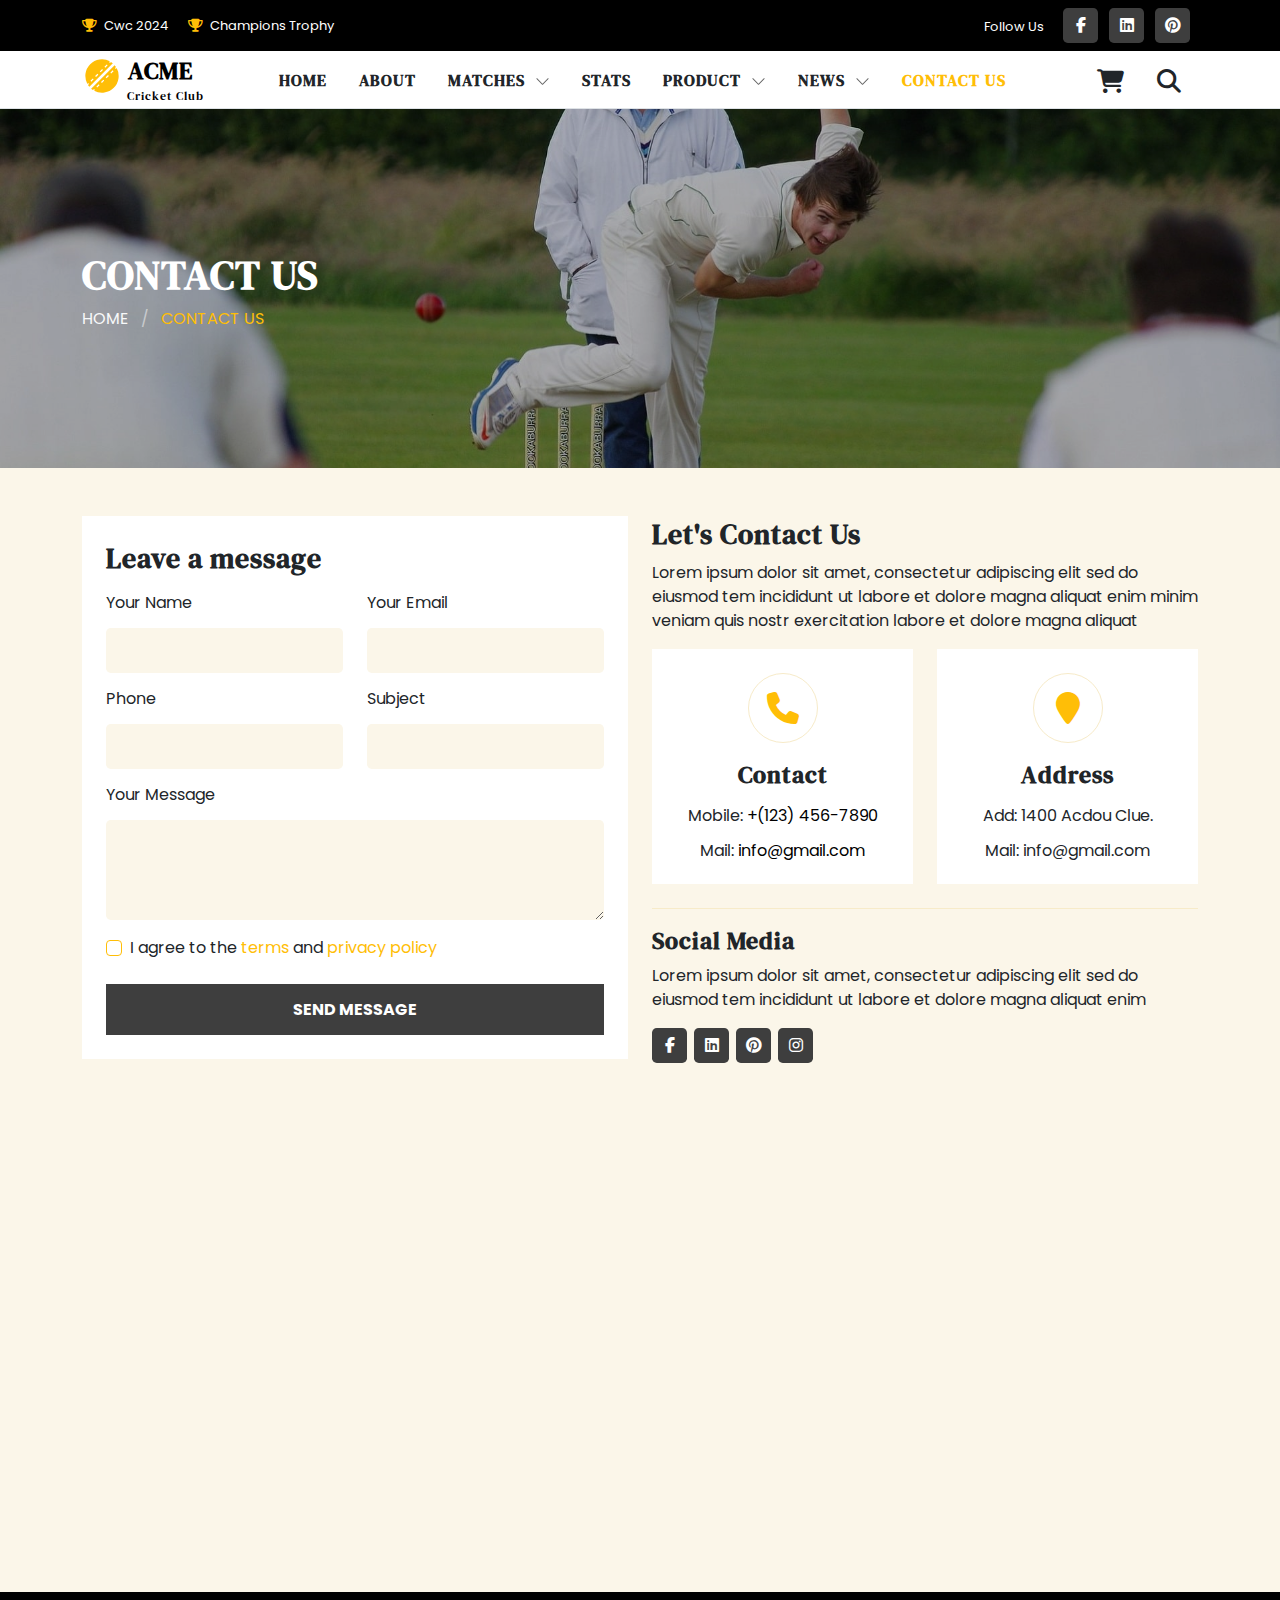
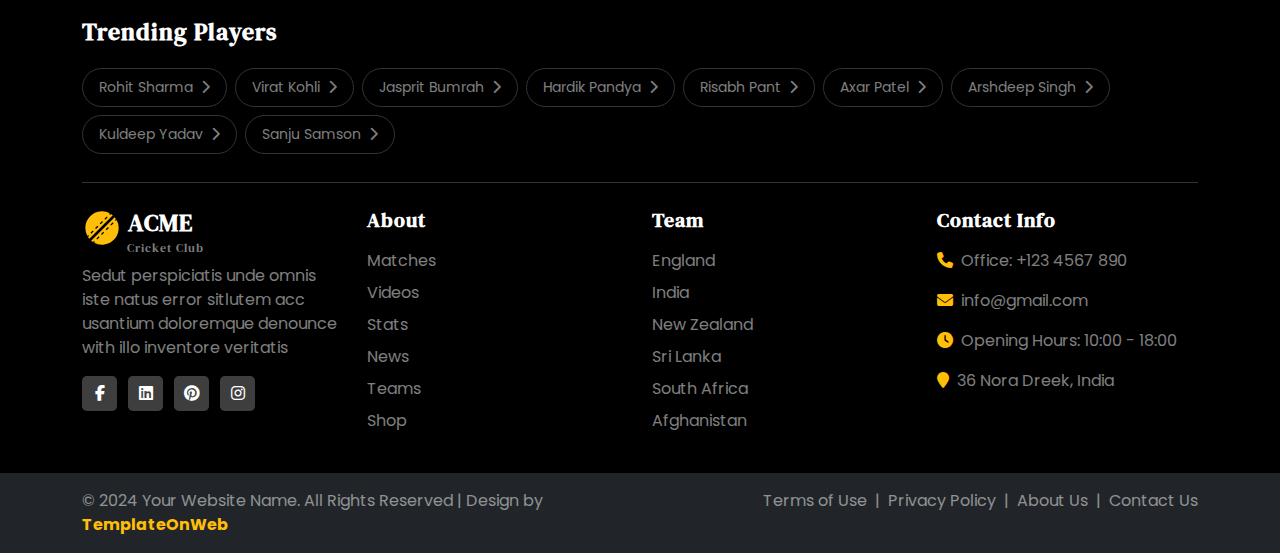
<file: contact.html>
<!DOCTYPE html>
<html lang="en">
<head>
	<meta charset="utf-8">
	<meta http-equiv="X-UA-Compatible" content="IE=edge">
	<meta name="viewport" content="width=device-width, initial-scale=1">
	<title>Cricket Club</title>
	<link href="css/bootstrap.min.css" rel="stylesheet" >
	 <link href="fonts/css/fontawesome.min.css" rel="stylesheet" >
	<link href="fonts/css/brands.min.css" rel="stylesheet" />
    <link href="fonts/css/solid.min.css" rel="stylesheet" />
	<link href="css/global.css" rel="stylesheet">
	<link href="css/contact.css" rel="stylesheet">
    <link href="https://fonts.googleapis.com/css2?family=Poppins&display=swap" rel="stylesheet">
	<link href="https://fonts.googleapis.com/css2?family=DM+Serif+Text:ital@0;1&display=swap" rel="stylesheet">
	<link href="css/flag-icons.css" rel="stylesheet">

</head>
<body>

<section id="top" class="pt-2 pb-2 bg-black">
 <div class="container-xl">
  <div class="row top_1">
    <div class="col-md-6">
	 <div class="top_1_left mt-2">
	  <ul class="mb-0  font_13">
	   <li class="me-3 d-inline-block"><a class="text-white link" href="#"><i class="fa fa-trophy col_yell me-1"></i> Cwc 2024</a></li>
	   <li class="d-inline-block"><a class="text-white link" href="#"><i class="fa fa-trophy col_yell me-1"></i> Champions Trophy</a></li>
	  </ul>
	 </div>
	</div>
	<div class="col-md-6">
	 <div class="top_1_right text-end">
	   <ul class="mb-0 font_13 social_link">
	   <li class="me-3 text-white d-inline-block">Follow Us</li>
	   <li class="me-2 text-white d-inline-block"><a class="d-block bg_grey text-white rounded-3 text-center fs-6 bg_yell_hover" href="#"><i class="fa-brands fa-facebook-f"></i></a></li>
	   <li class="me-2 text-white d-inline-block"><a class="d-block bg_grey text-white rounded-3 text-center fs-6 bg_yell_hover" href="#"><i class="fa-brands fa-linkedin"></i></a></li>
	   <li class="me-2 text-white d-inline-block"><a class="d-block bg_grey text-white rounded-3 text-center fs-6 bg_yell_hover" href="#"><i class="fa-brands fa-pinterest"></i></a></li>
	  </ul>
	 </div>
	</div>
  </div>
 </div>
</section>

<section id="header">
   <nav class="navbar navbar-expand-lg navbar-light w-100 border-bottom">
      <div class="container-xl">
          <b class="logo"><a class="fs-4 family_1" href="index.html"><svg xmlns="http://www.w3.org/2000/svg" width="40" height="40" viewBox="0 0 24 24" style="fill: #ffbe07;transform: ;msFilter: ;"><path d="m3.67 16.26.54.53-.62.61a9 9 0 0 0 .84 1.11L18.51 4.42a10.93 10.93 0 0 0-1.1-.83l-.62.61-.53-.53.48-.48A10 10 0 0 0 3.2 16.74zM14.86 5.07l.53.53L14 7l-.53-.53zm-2.79 2.8.52.53-1.39 1.4-.53-.53zm-2.8 2.8.53.53-1.4 1.39-.53-.53zm-2.8 2.79L7 14l-1.4 1.4-.53-.53zm.12 6.95.62-.61.53.53-.48.48A10 10 0 0 0 20.8 7.26l-.47.48-.54-.53.62-.61a9 9 0 0 0-.84-1.11L5.49 19.58a10.93 10.93 0 0 0 1.1.83zM18.4 8.61l.53.53-1.4 1.4L17 10zm-2.8 2.8.53.53-1.4 1.39-.53-.53zm-2.8 2.79.53.53-1.39 1.4-.54-.53zM10 17l.53.53-1.4 1.4-.53-.53z"></path></svg> ACME <br> <span class="font_12 fw-normal">Cricket Club</span></a></b>
         <button class="navbar-toggler offcanvas-nav-btn  ms-auto me-3" type="button">
            <img src="image/icons-svg/list.svg" width="40" height="40" alt="Open TemplateOnweb website menu"/>
         </button>
         <div class="offcanvas offcanvas-start offcanvas-nav" style="width: 20rem">
            <div class="offcanvas-header shadow">
			    <b class="logo"><a class="fs-4 family_1" href="index.html"><svg xmlns="http://www.w3.org/2000/svg" width="40" height="40" viewBox="0 0 24 24" style="fill: #ffbe07;transform: ;msFilter: ;"><path d="m3.67 16.26.54.53-.62.61a9 9 0 0 0 .84 1.11L18.51 4.42a10.93 10.93 0 0 0-1.1-.83l-.62.61-.53-.53.48-.48A10 10 0 0 0 3.2 16.74zM14.86 5.07l.53.53L14 7l-.53-.53zm-2.79 2.8.52.53-1.39 1.4-.53-.53zm-2.8 2.8.53.53-1.4 1.39-.53-.53zm-2.8 2.79L7 14l-1.4 1.4-.53-.53zm.12 6.95.62-.61.53.53-.48.48A10 10 0 0 0 20.8 7.26l-.47.48-.54-.53.62-.61a9 9 0 0 0-.84-1.11L5.49 19.58a10.93 10.93 0 0 0 1.1.83zM18.4 8.61l.53.53-1.4 1.4L17 10zm-2.8 2.8.53.53-1.4 1.39-.53-.53zm-2.8 2.79.53.53-1.39 1.4-.54-.53zM10 17l.53.53-1.4 1.4-.53-.53z"></path></svg> ACME <br> <span class="font_12 fw-normal">Cricket Club</span></a></b>
               <img src="image/icons-svg/x.svg" width="40" height="40" class="ms-auto" data-bs-dismiss="offcanvas" aria-label="Close" alt="Close TemplateOnweb website menu"/>
			   
            </div>
            <div class="offcanvas-body pt-0 align-items-center">
               <ul class="navbar-nav align-items-lg-center ms-auto">
			      <li class="nav-item"> 
				      <a class="nav-link dropdown-toggle" href="index.html" title="Visit home page">
					  Home
					  </a>
				  </li>
				  <li class="nav-item"> 
				      <a class="nav-link dropdown-toggle" href="about.html" title="Visit home page">
					  About
					  </a>
				  </li>
				  
				 <li class="nav-item dropdown drop_border">
          <a class="nav-link dropdown-toggle" href="#" id="navbarDropdown" role="button" data-bs-toggle="dropdown" aria-expanded="false">
            Matches<img src="image/icons-svg/chevron-down.svg" width="15" height="15" alt="Submenu open/close icon">
          </a>
          <ul class="dropdown-menu drop_1 shadow" aria-labelledby="navbarDropdown">
            <li><a class="dropdown-item" href="matches.html"> Live</a></li>
			<li><a class="dropdown-item border-0" href="scorecard.html"> Scorecard</a></li>
          </ul>
        </li>
				  
				  <li class="nav-item"> 
				      <a class="nav-link dropdown-toggle" href="stats.html" title="Visit home page">
					  Stats
					  </a>
				  </li>
                  
		
		           <li class="nav-item dropdown drop_border">
          <a class="nav-link dropdown-toggle" href="#" id="navbarDropdown" role="button" data-bs-toggle="dropdown" aria-expanded="false">
            Product<img src="image/icons-svg/chevron-down.svg" width="15" height="15" alt="Submenu open/close icon">
          </a>
          <ul class="dropdown-menu drop_1 shadow" aria-labelledby="navbarDropdown">
            <li><a class="dropdown-item" href="shop.html"> Product</a></li>
			<li><a class="dropdown-item" href="detail.html"> Product Detail</a></li>
			<li><a class="dropdown-item" href="cart.html"> Shopping Cart</a></li>
			<li><a class="dropdown-item border-0" href="checkout.html"> Checkout</a></li>
          </ul>
        </li>
		
		         <li class="nav-item dropdown drop_border">
          <a class="nav-link dropdown-toggle" href="#" id="navbarDropdown" role="button" data-bs-toggle="dropdown" aria-expanded="false">
            News<img src="image/icons-svg/chevron-down.svg" width="15" height="15" alt="Submenu open/close icon">
          </a>
          <ul class="dropdown-menu drop_1 shadow" aria-labelledby="navbarDropdown">
            <li><a class="dropdown-item" href="news.html"> News</a></li>
			<li><a class="dropdown-item border-0" href="news_detail.html"> News Detail</a></li>
          </ul>
        </li>
		
				  
				  <li class="nav-item"> 
				      <a class="nav-link dropdown-toggle active" href="contact.html" title="Visit home page">
					 Contact Us
					  </a>
				  </li>
				  
               </ul>
			   <ul class="navbar-nav align-items-lg-center ms-auto">
			        <li class="nav-item dropdown">
          <a class="nav-link dropdown-toggle drop_togn nav_hide fs-4 mt-1" href="#" id="navbarDropdown" role="button" data-bs-toggle="dropdown" aria-expanded="false">
            <i class="fa fa-shopping-cart"></i>
          </a>
          <ul class="dropdown-menu drop_cart shadow rounded-0 border-0" aria-labelledby="navbarDropdown" style="">
						<li>
						 <div class="drop_1i row">
						  <div class="col-md-6 col-6">
						   <div class="drop_1il"><h5 class="fs-6">2 ITEMS</h5></div>
						  </div>
						  <div class="col-md-6 col-6">
						   <div class="drop_1il text-end"><h5 class="fs-6"><a href="cart.html">VIEW CART</a></h5></div>
						  </div>
						 </div>
						 <div class="drop_1i1 row">
						  <div class="col-md-6 col-6">
						   <div class="drop_1i1l"><h6 class="font_14"><a href="#">Nulla Quis</a> <br> <span class="fw-normal d-inline-block mt-1 font_12">1x - $89.00</span></h6></div>
						  </div>
						  <div class="col-md-4 col-4">
						   <div class="drop_1i1r"><a href="#"><img src="image/47.jpg" class="img-fluid" alt="abc"></a></div>
						  </div>
						  <div class="col-md-2 col-2">
						   <div class="drop_1i1l text-end"><h6> <span><i class="fa fa-trash"></i></span></h6></div>
						  </div>
						 </div>
						 <div class="drop_1i1 row">
						  <div class="col-md-6 col-6">
						   <div class="drop_1i1l"><h6 class="font_14"><a href="#">Eget Nulla</a> <br> <span class="fw-normal d-inline-block mt-1 font_12">1x - $49.00</span></h6></div>
						  </div>
						  <div class="col-md-4 col-4">
						   <div class="drop_1i1r"><a href="#"><img src="image/48.jpg" class="img-fluid" alt="abc"></a></div>
						  </div>
						  <div class="col-md-2 col-2">
						   <div class="drop_1i1l text-end"><h6> <span><i class="fa fa-trash"></i></span></h6></div>
						  </div>
						 </div>
						 <div class="drop_1i2 row">
						  <div class="col-md-6 col-6">
						   <div class="drop_1il"><h5 class="fs-6">TOTAL</h5></div>
						  </div>
						  <div class="col-md-6 col-6">
						   <div class="drop_1il text-end"><h5 class="fs-6">$142.00</h5></div>
						  </div>
						 </div>
						 <div class="drop_1i3 text-center row">
						  <div class="col-md-12 col-12">
						    <ul class="mb-0">
							 <li class="d-inline-block mx-1"><a class="button px-3 pt-2 pb-2 font_14" href="#">View Order</a></li>
							 <li class="d-inline-block mx-1"><a class="button_1 px-3 pb-2 pt-2 font_14" href="#">Checkout</a></li>
							</ul>
						  </div>
						 </div>
						</li>
					  </ul>
        </li>
				    <li class="nav-item dropdown">
          <a class="dropdown-toggle nav_hide nav-link fs-4 mt-1" href="#" id="navbarDropdown" role="button" data-bs-toggle="dropdown" aria-expanded="false">
            <i class="fa fa-search"></i>
          </a>
		<ul class="dropdown-menu drop_search p-3 shadow" aria-labelledby="navbarDropdown" style="">
		<form class="navbar-form" role="search">
		<div class="input-group">
			<input type="text" class="form-control font_14" placeholder="Search Keyword">
			<span class="input-group-btn">
				<button class="btn btn-primary bg_yell border-0 rounded-0 p-2 px-3" type="button">
					<i class="fa fa-search"></i> </button>
			</span>
		</div>
		</form>
		</ul>
        </li>
                 </ul>
            </div>
         </div>    
		 
         </div>
      </div>
   </nav>
</section>

<section id="center" class="center_contact">
 <div class="center_om bg_back">
   <div class="container-xl">
    <div class="row center_o1">
     <div class="col-md-12">
	   <h1 class="text-white">CONTACT US</h1>
	   <h6 class="mb-0 col_yell"><a class="text-light" href="#">HOME</a> <span class="text-white-50 mx-2">/</span> CONTACT US</h6>
	 </div>
   </div>
 </div>
 </div>
</section>

<section id="contact" class="pt-5 pb-5 bg_light">
 <div class="container-xl">
  <div class="row contact_1">
   <div class="col-md-6">
    <div class="contact_1l shadow_box p-4 bg-white">
	 <h3>Leave a message</h3>
	 <div class="contact_1li row mt-3">
	  <div class="col-md-6">
	   <div class="contact_1lil">
	    <h6 class="mb-3">Your Name</h6>
		<input class="form-control bg_light rounded-3 border-0" type="text">
	   </div>
	  </div>
	  <div class="col-md-6">
	   <div class="contact_1lil">
	    <h6 class="mb-3">Your Email</h6>
		<input class="form-control bg_light rounded-3 border-0" type="text">
	   </div>
	  </div>
	 </div>
	 <div class="contact_1li row mt-3">
	  <div class="col-md-6">
	   <div class="contact_1lil">
	    <h6 class="mb-3">Phone</h6>
		<input class="form-control bg_light rounded-3 border-0" type="text">
	   </div>
	  </div>
	  <div class="col-md-6">
	   <div class="contact_1lil">
	    <h6 class="mb-3">Subject</h6>
		<input class="form-control bg_light rounded-3 border-0" type="text">
	   </div>
	  </div>
	 </div>
	 <div class="contact_1li row mt-3">
	  <div class="col-md-12">
	   <div class="contact_1lil">
	    <h6 class="mb-3">Your Message</h6>
		<textarea class="form-control bg_light rounded-3 border-0 form_text"></textarea>
		<div class="form-check mt-3">
<input class="form-check-input" type="checkbox" value="">
<label class="form-check-label" for="flexCheckDefault">
I agree to the <a class="col_yell" href="#">terms</a> and <a class="col_yell" href="#">privacy policy</a>
</label>
</div>
        <h6 class="mb-0 mt-4"><a class="button_1 text-center d-block" href="#">Send Message</a></h6>
	   </div>
	  </div>
	 </div>
	</div>
   </div>
   <div class="col-md-6">
    <div class="contact_1r">
	 <h3>Let's Contact Us</h3>
	 <p>Lorem ipsum dolor sit amet, consectetur adipiscing elit sed do eiusmod tem incididunt ut labore et dolore magna aliquat enim minim veniam quis nostr exercitation labore et dolore magna aliquat</p>
	 <div class="contact_1ri row">
	  <div class="col-md-6 col-sm-6">
	   <div class="contact_1ril text-center bg-white p-4">
	    <span class="d-inline-block col_yell fs-2 rounded-circle"><i class="fa fa-phone"></i></span>
		<h4 class="mt-3">Contact</h4>
		<h6 class="mt-3"> Mobile:  <a href="#">+(123) 456-7890</a></h6>
		<h6 class="mt-3 mb-0"> Mail:  <a href="#">info@gmail.com</a></h6>
	   </div>
	  </div>
	  <div class="col-md-6 col-sm-6">
	   <div class="contact_1ril text-center bg-white p-4">
	    <span class="d-inline-block col_yell fs-2 rounded-circle"><i class="fa fa-map-marker"></i></span>
		<h4 class="mt-3">Address</h4>
		<h6 class="mt-3"> Add:  1400 Acdou  Clue.</h6>
		<h6 class="mt-3 mb-0"> Mail:  info@gmail.com</h6>
	   </div>
	  </div>
	 </div><hr class="mt-4 mb-3">
	 <h4>Social Media</h4>
	 <p>Lorem ipsum dolor sit amet, consectetur adipiscing elit sed do eiusmod tem incididunt ut labore et dolore magna aliquat enim</p>
	<ul class="mb-0 font_13 social_link">
	   <li class="me-1 text-white d-inline-block"><a class="d-block bg_grey text-white rounded-3 text-center fs-6 bg_yell_hover" href="#"><i class="fa-brands fa-facebook-f"></i></a></li>
	   <li class="me-1 text-white d-inline-block"><a class="d-block bg_grey text-white rounded-3 text-center fs-6 bg_yell_hover" href="#"><i class="fa-brands fa-linkedin"></i></a></li>
	   <li class="me-1 text-white d-inline-block"><a class="d-block bg_grey text-white rounded-3 text-center fs-6 bg_yell_hover" href="#"><i class="fa-brands fa-pinterest"></i></a></li>
	    <li class="me-1 text-white d-inline-block"><a class="d-block bg_grey text-white rounded-3 text-center fs-6 bg_yell_hover" href="#"><i class="fa-brands fa-instagram"></i></a></li>
	  </ul>
	</div>
   </div>
  </div>   
  <div class="contact_2 row mt-4">
      <div class="col-md-12">
	    <iframe src="https://www.google.com/maps/embed?pb=!1m18!1m12!1m3!1d114964.53925916665!2d-80.29949920266738!3d25.782390733064336!2m3!1f0!2f0!3f0!3m2!1i1024!2i768!4f13.1!3m3!1m2!1s0x88d9b0a20ec8c111%3A0xff96f271ddad4f65!2sMiami%2C+FL%2C+USA!5e0!3m2!1sen!2sin!4v1530774403788" height="450" style="border:0; width:100%;" allowfullscreen=""></iframe>
	  </div>
  </div>
 </div>
</section>


<section id="footer" class="pt-4 pb-4 bg-black">
 <div class="container-xl">
      <div class="footer_1 row mb-4">
	   <div class="col-md-12">
		<h4 class="text-white mb-3">Trending Players</h4>
		<ul class="d-flex flex-wrap mb-0 font_14">
	   <li class="me-2 mt-1 mb-1"><a class="dark_border d-block p-2 px-3 rounded-pill text-white-50 link" href="#">Rohit Sharma <i class="fa fa-chevron-right font_10 ms-1"></i></a></li>
	   <li class="me-2 mt-1 mb-1"><a class="dark_border d-block p-2 px-3 rounded-pill text-white-50 link" href="#">Virat Kohli <i class="fa fa-chevron-right font_10 ms-1"></i></a></li>
	   <li class="me-2 mt-1 mb-1"><a class="dark_border d-block p-2 px-3 rounded-pill text-white-50 link" href="#">Jasprit Bumrah <i class="fa fa-chevron-right font_10 ms-1"></i></a></li>
	   <li class="me-2 mt-1 mb-1"><a class="dark_border d-block p-2 px-3 rounded-pill text-white-50 link" href="#">Hardik Pandya <i class="fa fa-chevron-right font_10 ms-1"></i></a></li>
	   <li class="me-2 mt-1 mb-1"><a class="dark_border d-block p-2 px-3 rounded-pill text-white-50 link" href="#">Risabh Pant <i class="fa fa-chevron-right font_10 ms-1"></i></a></li>
	   <li class="me-2 mt-1 mb-1"><a class="dark_border d-block p-2 px-3 rounded-pill text-white-50 link" href="#">Axar Patel <i class="fa fa-chevron-right font_10 ms-1"></i></a></li>
	      <li class="me-2 mt-1 mb-1"><a class="dark_border d-block p-2 px-3 rounded-pill text-white-50 link" href="#">Arshdeep Singh <i class="fa fa-chevron-right font_10 ms-1"></i></a></li>
		     <li class="me-2 mt-1 mb-1"><a class="dark_border d-block p-2 px-3 rounded-pill text-white-50 link" href="#">Kuldeep Yadav <i class="fa fa-chevron-right font_10 ms-1"></i></a></li>
			    <li class="me-2 mt-1 mb-1"><a class="dark_border d-block p-2 px-3 rounded-pill text-white-50 link" href="#">Sanju Samson <i class="fa fa-chevron-right font_10 ms-1"></i></a></li>
	 </ul>
	   </div>
      </div><hr class="hr_dark">
      <div class="footer_2 row row-cols-1 row-cols-sm-2  row-cols-md-4">
	     <div class="col">
		   <div class="footer_2_left">
		      <b class="logo"><a class="fs-4 family_1 text-white" href="index.html"><svg xmlns="http://www.w3.org/2000/svg" width="40" height="40" viewBox="0 0 24 24" style="fill: #ffbe07;transform: ;msFilter: ;"><path d="m3.67 16.26.54.53-.62.61a9 9 0 0 0 .84 1.11L18.51 4.42a10.93 10.93 0 0 0-1.1-.83l-.62.61-.53-.53.48-.48A10 10 0 0 0 3.2 16.74zM14.86 5.07l.53.53L14 7l-.53-.53zm-2.79 2.8.52.53-1.39 1.4-.53-.53zm-2.8 2.8.53.53-1.4 1.39-.53-.53zm-2.8 2.79L7 14l-1.4 1.4-.53-.53zm.12 6.95.62-.61.53.53-.48.48A10 10 0 0 0 20.8 7.26l-.47.48-.54-.53.62-.61a9 9 0 0 0-.84-1.11L5.49 19.58a10.93 10.93 0 0 0 1.1.83zM18.4 8.61l.53.53-1.4 1.4L17 10zm-2.8 2.8.53.53-1.4 1.39-.53-.53zm-2.8 2.79.53.53-1.39 1.4-.54-.53zM10 17l.53.53-1.4 1.4-.53-.53z"></path></svg> ACME <br> <span class="font_12 fw-normal text-white-50">Cricket Club</span></a></b>
			  <p class="text-white-50 mt-3">Sedut perspiciatis unde omnis iste natus error sitlutem acc usantium doloremque denounce with illo inventore veritatis</p>
			  <ul class="mb-0 font_13 social_link">
	   <li class="me-2 text-white d-inline-block"><a class="d-block bg_grey text-white rounded-3 text-center fs-6 bg_yell_hover" href="#"><i class="fa-brands fa-facebook-f"></i></a></li>
	   <li class="me-2 text-white d-inline-block"><a class="d-block bg_grey text-white rounded-3 text-center fs-6 bg_yell_hover" href="#"><i class="fa-brands fa-linkedin"></i></a></li>
	   <li class="me-2 text-white d-inline-block"><a class="d-block bg_grey text-white rounded-3 text-center fs-6 bg_yell_hover" href="#"><i class="fa-brands fa-pinterest"></i></a></li>
	    <li class="me-2 text-white d-inline-block"><a class="d-block bg_grey text-white rounded-3 text-center fs-6 bg_yell_hover" href="#"><i class="fa-brands fa-instagram"></i></a></li>
	  </ul>
		   </div>
		 </div>
		 <div class="col">
		   <div class="footer_2_left">
		     <h5 class="text-white mt-1 mb-3">About</h5>
			 <ul>
			  <li><a class="link text-white-50" href="#">Matches</a></li>
			  <li class="mt-2"><a class="link text-white-50" href="#">Videos</a></li>
			  <li class="mt-2"><a class="link text-white-50" href="#">Stats</a></li>
			  <li class="mt-2"><a class="link text-white-50" href="#">News</a></li>
			  <li class="mt-2"><a class="link text-white-50" href="#">Teams</a></li>
			  <li class="mt-2"><a class="link text-white-50" href="#">Shop</a></li>
			 </ul>
		   </div>
		 </div>
		 <div class="col">
		   <div class="footer_2_left">
		     <h5 class="text-white mt-1 mb-3">Team</h5>
			 <ul>
			  <li><a class="link text-white-50" href="#">England</a></li>
			  <li class="mt-2"><a class="link text-white-50" href="#">India</a></li>
			  <li class="mt-2"><a class="link text-white-50" href="#">New Zealand</a></li>
			  <li class="mt-2"><a class="link text-white-50" href="#">Sri Lanka</a></li>
			  <li class="mt-2"><a class="link text-white-50" href="#">South Africa</a></li>
			  <li class="mt-2"><a class="link text-white-50" href="#">Afghanistan</a></li>
			 </ul>
		   </div>
		 </div>
		 <div class="col">
		   <div class="footer_2_left">
		     <h5 class="text-white mt-1 mb-3">Contact Info</h5>
			 <ul>
			  <li><a class="link text-white-50" href="#"><i class="fa fa-phone me-1 col_yell"></i> Office: +123 4567 890</a></li>
			  <li class="mt-3"><a class="link text-white-50" href="#"><i class="fa fa-envelope me-1 col_yell"></i> info@gmail.com</a></li>
			  <li class="mt-3"><a class="link text-white-50" href="#"><i class="fa fa-clock me-1 col_yell"></i> Opening Hours: 10:00 - 18:00</a></li>
			  <li class="mt-3"><a class="link text-white-50" href="#"><i class="fa fa-map-marker me-1 col_yell"></i> 36 Nora Dreek, India</a></li>
			 </ul>
		   </div>
		 </div>
      </div>
 </div>
</section>

<section id="footer_bottom" class="pt-3 pb-3 bg-dark">
 <div class="container-xl">
  <div class="row row-cols-1 row-cols-sm-1  row-cols-md-2 footer_bottom_1">
    <div class="col">
	  <div class="footer_bottom_1_left">
	    <p class="mb-0 text-white-50">© 2024 Your Website Name. All Rights Reserved | Design by <a class="col_yell fw-bold" href="http://www.templateonweb.com">TemplateOnWeb</a></p>
	  </div>
	</div>
	<div class="col">
	  <div class="footer_bottom_1_right text-end">
	   <ul class="mb-0 d-flex  flex-wrap justify-content-end">
	    <li><a class="text-white-50 link" href="#">Terms of Use</a></li>
		<li class="mx-2 text-white-50 my-auto">|</li>
		 <li><a class="text-white-50 link" href="#">Privacy Policy</a></li>
		<li class="mx-2 text-white-50 my-auto">|</li>
		 <li><a class="text-white-50 link" href="#">About Us</a></li>
		<li class="mx-2 text-white-50 my-auto">|</li>
		 <li><a class="text-white-50 link" href="#">Contact Us</a></li>
	   </ul>
	  </div>
	</div>
  </div>  
 </div>
</section>
<script src="https://app.easyparle.com/js/chat_plugin.js" data-bot-id="48704"></script>
<script src="js/bootstrap.bundle.min.js"></script>
<script src="js/theme.min.js"></script>

</body>



</html>
</file>
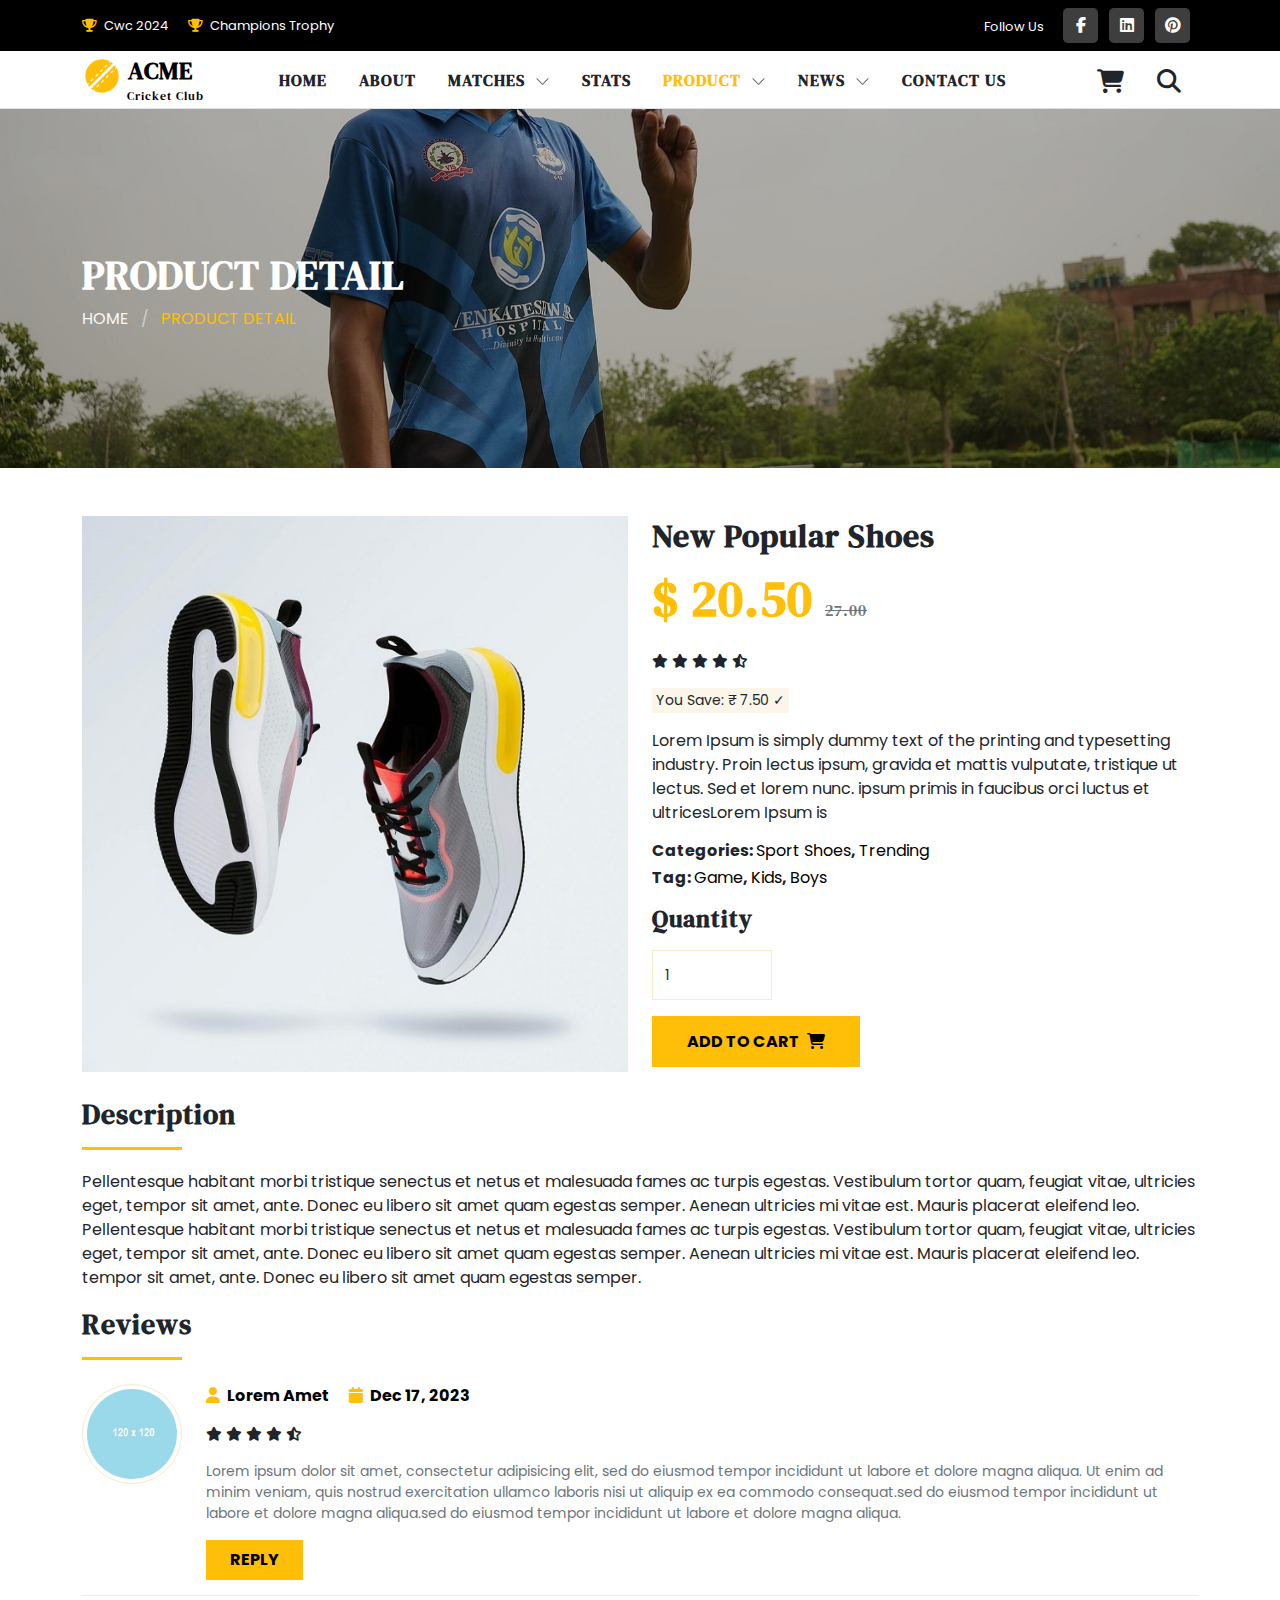
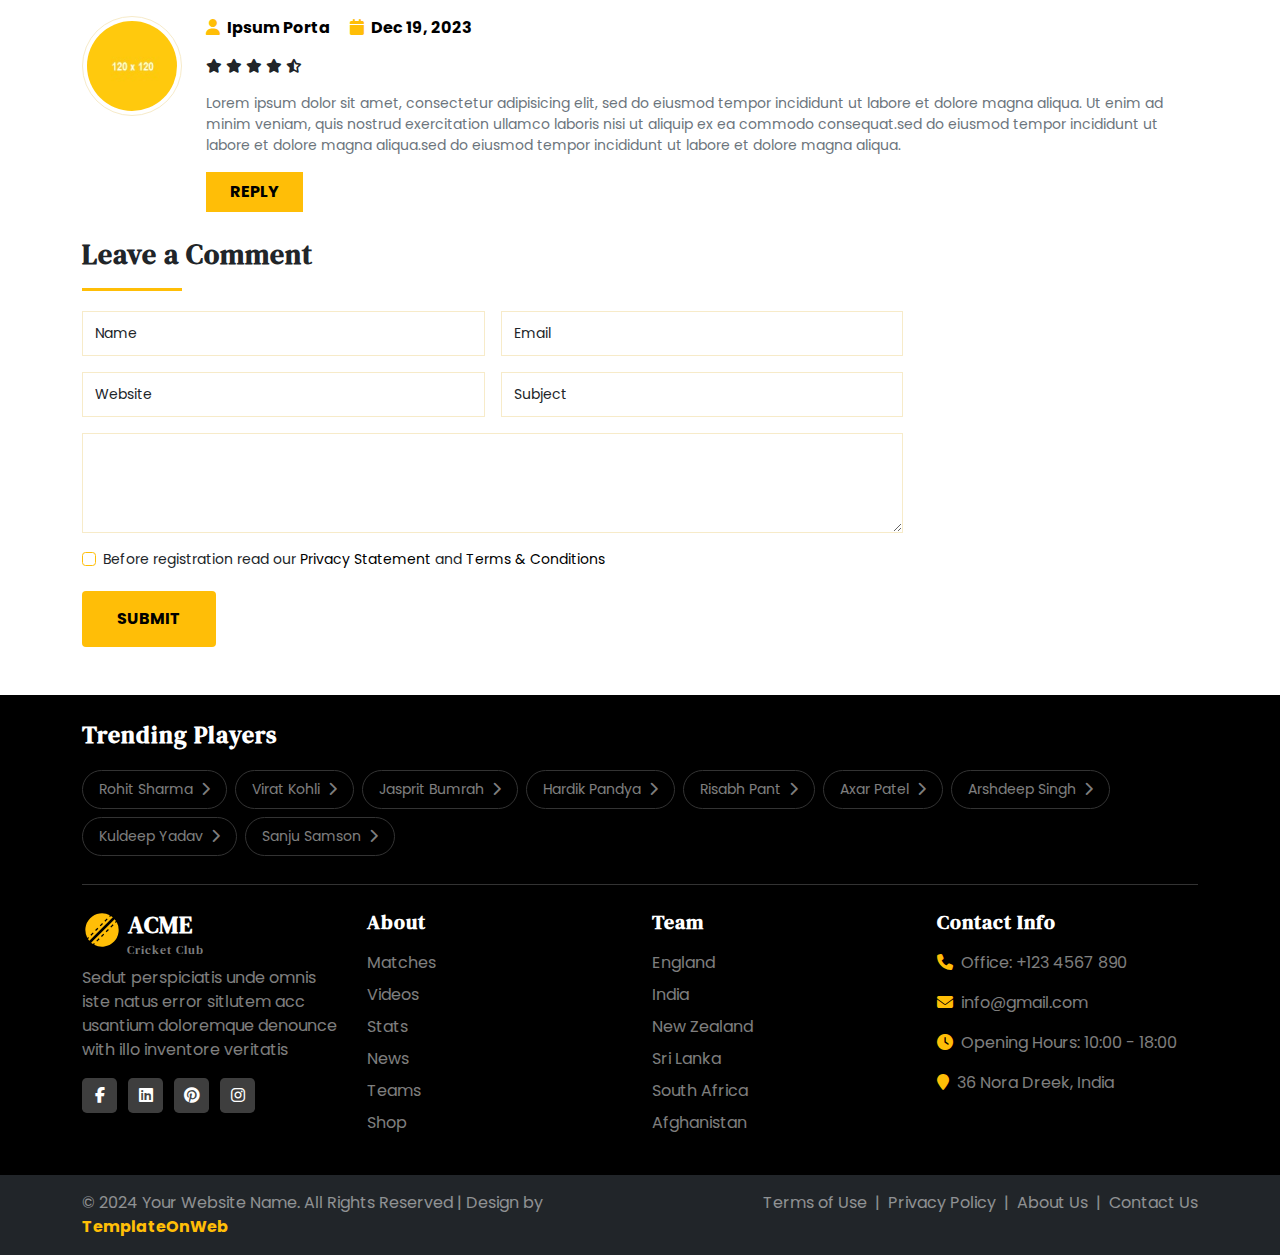
<file: detail.html>
<!DOCTYPE html>
<html lang="en">
<head>
	<meta charset="utf-8">
	<meta http-equiv="X-UA-Compatible" content="IE=edge">
	<meta name="viewport" content="width=device-width, initial-scale=1">
	<title>Cricket Club</title>
	<link href="css/bootstrap.min.css" rel="stylesheet" >
	 <link href="fonts/css/fontawesome.min.css" rel="stylesheet" >
	<link href="fonts/css/brands.min.css" rel="stylesheet" />
    <link href="fonts/css/solid.min.css" rel="stylesheet" />
	<link href="css/global.css" rel="stylesheet">
	<link href="css/shop.css" rel="stylesheet">
    <link href="https://fonts.googleapis.com/css2?family=Poppins&display=swap" rel="stylesheet">
	<link href="https://fonts.googleapis.com/css2?family=DM+Serif+Text:ital@0;1&display=swap" rel="stylesheet">
	<link href="css/flag-icons.css" rel="stylesheet">

</head>
<body>

<section id="top" class="pt-2 pb-2 bg-black">
 <div class="container-xl">
  <div class="row top_1">
    <div class="col-md-6">
	 <div class="top_1_left mt-2">
	  <ul class="mb-0  font_13">
	   <li class="me-3 d-inline-block"><a class="text-white link" href="#"><i class="fa fa-trophy col_yell me-1"></i> Cwc 2024</a></li>
	   <li class="d-inline-block"><a class="text-white link" href="#"><i class="fa fa-trophy col_yell me-1"></i> Champions Trophy</a></li>
	  </ul>
	 </div>
	</div>
	<div class="col-md-6">
	 <div class="top_1_right text-end">
	   <ul class="mb-0 font_13 social_link">
	   <li class="me-3 text-white d-inline-block">Follow Us</li>
	   <li class="me-2 text-white d-inline-block"><a class="d-block bg_grey text-white rounded-3 text-center fs-6 bg_yell_hover" href="#"><i class="fa-brands fa-facebook-f"></i></a></li>
	   <li class="me-2 text-white d-inline-block"><a class="d-block bg_grey text-white rounded-3 text-center fs-6 bg_yell_hover" href="#"><i class="fa-brands fa-linkedin"></i></a></li>
	   <li class="me-2 text-white d-inline-block"><a class="d-block bg_grey text-white rounded-3 text-center fs-6 bg_yell_hover" href="#"><i class="fa-brands fa-pinterest"></i></a></li>
	  </ul>
	 </div>
	</div>
  </div>
 </div>
</section>

<section id="header">
   <nav class="navbar navbar-expand-lg navbar-light w-100 border-bottom">
      <div class="container-xl">
          <b class="logo"><a class="fs-4 family_1" href="index.html"><svg xmlns="http://www.w3.org/2000/svg" width="40" height="40" viewBox="0 0 24 24" style="fill: #ffbe07;transform: ;msFilter: ;"><path d="m3.67 16.26.54.53-.62.61a9 9 0 0 0 .84 1.11L18.51 4.42a10.93 10.93 0 0 0-1.1-.83l-.62.61-.53-.53.48-.48A10 10 0 0 0 3.2 16.74zM14.86 5.07l.53.53L14 7l-.53-.53zm-2.79 2.8.52.53-1.39 1.4-.53-.53zm-2.8 2.8.53.53-1.4 1.39-.53-.53zm-2.8 2.79L7 14l-1.4 1.4-.53-.53zm.12 6.95.62-.61.53.53-.48.48A10 10 0 0 0 20.8 7.26l-.47.48-.54-.53.62-.61a9 9 0 0 0-.84-1.11L5.49 19.58a10.93 10.93 0 0 0 1.1.83zM18.4 8.61l.53.53-1.4 1.4L17 10zm-2.8 2.8.53.53-1.4 1.39-.53-.53zm-2.8 2.79.53.53-1.39 1.4-.54-.53zM10 17l.53.53-1.4 1.4-.53-.53z"></path></svg> ACME <br> <span class="font_12 fw-normal">Cricket Club</span></a></b>
         <button class="navbar-toggler offcanvas-nav-btn  ms-auto me-3" type="button">
            <img src="image/icons-svg/list.svg" width="40" height="40" alt="Open TemplateOnweb website menu"/>
         </button>
         <div class="offcanvas offcanvas-start offcanvas-nav" style="width: 20rem">
            <div class="offcanvas-header shadow">
			    <b class="logo"><a class="fs-4 family_1" href="index.html"><svg xmlns="http://www.w3.org/2000/svg" width="40" height="40" viewBox="0 0 24 24" style="fill: #ffbe07;transform: ;msFilter: ;"><path d="m3.67 16.26.54.53-.62.61a9 9 0 0 0 .84 1.11L18.51 4.42a10.93 10.93 0 0 0-1.1-.83l-.62.61-.53-.53.48-.48A10 10 0 0 0 3.2 16.74zM14.86 5.07l.53.53L14 7l-.53-.53zm-2.79 2.8.52.53-1.39 1.4-.53-.53zm-2.8 2.8.53.53-1.4 1.39-.53-.53zm-2.8 2.79L7 14l-1.4 1.4-.53-.53zm.12 6.95.62-.61.53.53-.48.48A10 10 0 0 0 20.8 7.26l-.47.48-.54-.53.62-.61a9 9 0 0 0-.84-1.11L5.49 19.58a10.93 10.93 0 0 0 1.1.83zM18.4 8.61l.53.53-1.4 1.4L17 10zm-2.8 2.8.53.53-1.4 1.39-.53-.53zm-2.8 2.79.53.53-1.39 1.4-.54-.53zM10 17l.53.53-1.4 1.4-.53-.53z"></path></svg> ACME <br> <span class="font_12 fw-normal">Cricket Club</span></a></b>
               <img src="image/icons-svg/x.svg" width="40" height="40" class="ms-auto" data-bs-dismiss="offcanvas" aria-label="Close" alt="Close TemplateOnweb website menu"/>
			   
            </div>
            <div class="offcanvas-body pt-0 align-items-center">
               <ul class="navbar-nav align-items-lg-center ms-auto">
			      <li class="nav-item"> 
				      <a class="nav-link dropdown-toggle" href="index.html" title="Visit home page">
					  Home
					  </a>
				  </li>
				  <li class="nav-item"> 
				      <a class="nav-link dropdown-toggle" href="about.html" title="Visit home page">
					  About
					  </a>
				  </li>
				  
				 <li class="nav-item dropdown drop_border">
          <a class="nav-link dropdown-toggle" href="#" id="navbarDropdown" role="button" data-bs-toggle="dropdown" aria-expanded="false">
            Matches<img src="image/icons-svg/chevron-down.svg" width="15" height="15" alt="Submenu open/close icon">
          </a>
          <ul class="dropdown-menu drop_1 shadow" aria-labelledby="navbarDropdown">
            <li><a class="dropdown-item" href="matches.html"> Live</a></li>
			<li><a class="dropdown-item border-0" href="scorecard.html"> Scorecard</a></li>
          </ul>
        </li>
				  
				  <li class="nav-item"> 
				      <a class="nav-link dropdown-toggle" href="stats.html" title="Visit home page">
					  Stats
					  </a>
				  </li>
                  
		
		           <li class="nav-item dropdown drop_border">
          <a class="nav-link dropdown-toggle active" href="#" id="navbarDropdown" role="button" data-bs-toggle="dropdown" aria-expanded="false">
            Product<img src="image/icons-svg/chevron-down.svg" width="15" height="15" alt="Submenu open/close icon">
          </a>
          <ul class="dropdown-menu drop_1 shadow" aria-labelledby="navbarDropdown">
            <li><a class="dropdown-item" href="shop.html"> Product</a></li>
			<li><a class="dropdown-item" href="detail.html"> Product Detail</a></li>
			<li><a class="dropdown-item" href="cart.html"> Shopping Cart</a></li>
			<li><a class="dropdown-item border-0" href="checkout.html"> Checkout</a></li>
          </ul>
        </li>
		
		         <li class="nav-item dropdown drop_border">
          <a class="nav-link dropdown-toggle" href="#" id="navbarDropdown" role="button" data-bs-toggle="dropdown" aria-expanded="false">
            News<img src="image/icons-svg/chevron-down.svg" width="15" height="15" alt="Submenu open/close icon">
          </a>
          <ul class="dropdown-menu drop_1 shadow" aria-labelledby="navbarDropdown">
            <li><a class="dropdown-item" href="news.html"> News</a></li>
			<li><a class="dropdown-item border-0" href="news_detail.html"> News Detail</a></li>
          </ul>
        </li>
		
				  
				  <li class="nav-item"> 
				      <a class="nav-link dropdown-toggle" href="contact.html" title="Visit home page">
					 Contact Us
					  </a>
				  </li>
				  
               </ul>
			   <ul class="navbar-nav align-items-lg-center ms-auto">
			        <li class="nav-item dropdown">
          <a class="nav-link dropdown-toggle drop_togn nav_hide fs-4 mt-1" href="#" id="navbarDropdown" role="button" data-bs-toggle="dropdown" aria-expanded="false">
            <i class="fa fa-shopping-cart"></i>
          </a>
          <ul class="dropdown-menu drop_cart shadow rounded-0 border-0" aria-labelledby="navbarDropdown" style="">
						<li>
						 <div class="drop_1i row">
						  <div class="col-md-6 col-6">
						   <div class="drop_1il"><h5 class="fs-6">2 ITEMS</h5></div>
						  </div>
						  <div class="col-md-6 col-6">
						   <div class="drop_1il text-end"><h5 class="fs-6"><a href="cart.html">VIEW CART</a></h5></div>
						  </div>
						 </div>
						 <div class="drop_1i1 row">
						  <div class="col-md-6 col-6">
						   <div class="drop_1i1l"><h6 class="font_14"><a href="#">Nulla Quis</a> <br> <span class="fw-normal d-inline-block mt-1 font_12">1x - $89.00</span></h6></div>
						  </div>
						  <div class="col-md-4 col-4">
						   <div class="drop_1i1r"><a href="#"><img src="image/47.jpg" class="img-fluid" alt="abc"></a></div>
						  </div>
						  <div class="col-md-2 col-2">
						   <div class="drop_1i1l text-end"><h6> <span><i class="fa fa-trash"></i></span></h6></div>
						  </div>
						 </div>
						 <div class="drop_1i1 row">
						  <div class="col-md-6 col-6">
						   <div class="drop_1i1l"><h6 class="font_14"><a href="#">Eget Nulla</a> <br> <span class="fw-normal d-inline-block mt-1 font_12">1x - $49.00</span></h6></div>
						  </div>
						  <div class="col-md-4 col-4">
						   <div class="drop_1i1r"><a href="#"><img src="image/48.jpg" class="img-fluid" alt="abc"></a></div>
						  </div>
						  <div class="col-md-2 col-2">
						   <div class="drop_1i1l text-end"><h6> <span><i class="fa fa-trash"></i></span></h6></div>
						  </div>
						 </div>
						 <div class="drop_1i2 row">
						  <div class="col-md-6 col-6">
						   <div class="drop_1il"><h5 class="fs-6">TOTAL</h5></div>
						  </div>
						  <div class="col-md-6 col-6">
						   <div class="drop_1il text-end"><h5 class="fs-6">$142.00</h5></div>
						  </div>
						 </div>
						 <div class="drop_1i3 text-center row">
						  <div class="col-md-12 col-12">
						    <ul class="mb-0">
							 <li class="d-inline-block mx-1"><a class="button px-3 pt-2 pb-2 font_14" href="#">View Order</a></li>
							 <li class="d-inline-block mx-1"><a class="button_1 px-3 pb-2 pt-2 font_14" href="#">Checkout</a></li>
							</ul>
						  </div>
						 </div>
						</li>
					  </ul>
        </li>
				    <li class="nav-item dropdown">
          <a class="dropdown-toggle nav_hide nav-link fs-4 mt-1" href="#" id="navbarDropdown" role="button" data-bs-toggle="dropdown" aria-expanded="false">
            <i class="fa fa-search"></i>
          </a>
		<ul class="dropdown-menu drop_search p-3 shadow" aria-labelledby="navbarDropdown" style="">
		<form class="navbar-form" role="search">
		<div class="input-group">
			<input type="text" class="form-control font_14" placeholder="Search Keyword">
			<span class="input-group-btn">
				<button class="btn btn-primary bg_yell border-0 rounded-0 p-2 px-3" type="button">
					<i class="fa fa-search"></i> </button>
			</span>
		</div>
		</form>
		</ul>
        </li>
                 </ul>
            </div>
         </div>    
		 
         </div>
      </div>
   </nav>
</section>

<section id="center" class="center_shop_dt">
 <div class="center_om bg_back">
   <div class="container-xl">
    <div class="row center_o1">
     <div class="col-md-12">
	   <h1 class="text-white">PRODUCT DETAIL</h1>
	   <h6 class="mb-0 col_yell"><a class="text-light" href="#">HOME</a> <span class="text-white-50 mx-2">/</span> PRODUCT DETAIL</h6>
	 </div>
   </div>
 </div>
 </div>
</section>

<section id="shop" class="pt-5 pb-5">
 <div class="container-xl">
   <div class="shop_dt row">
      <div class="col-md-6">
	    <div class="shop_dt_left">
		 <a href="#"><img src="image/45.jpg" alt="abc" class="img-fluid"></a>
		</div>
	  </div>
	  <div class="col-md-6">
	    <div class="shop_dt_right">
		  <h2>New Popular Shoes</h2>
		  <h1 class="col_yell font_50">$ 20.50 <span class="fs-6 text-muted fw-normal text-decoration-line-through">27.00</span></h1>
		  <span class="font_14 d-block">
		  <i class="fa fa-star"></i>
		  <i class="fa fa-star"></i>
		  <i class="fa fa-star"></i>
		  <i class="fa fa-star"></i>
		  <i class="fa fa-star-half-alt"></i>
		 </span>
		  <h6 class="mt-3 bg_light p-1 font_14 d-inline-block mb-3">You Save: ₹ 7.50 ✓</h6>
		  <p>Lorem Ipsum is simply dummy text of the printing and typesetting industry. Proin lectus ipsum, gravida et mattis vulputate, tristique ut lectus. Sed et lorem nunc. ipsum primis in faucibus orci luctus et ultricesLorem Ipsum is</p>
		  <h6 class="fw-bold">Categories: <a class="fw-normal" href="#">Sport Shoes</a>, <a class="fw-normal" href="#">Trending</a></h6>
		  <h6 class="fw-bold">Tag: <a class="fw-normal" href="#">Game</a>, <a class="fw-normal" href="#">Kids</a>, <a class="fw-normal" href="#">Boys</a></h6>
		  <h4 class="mt-3">Quantity</h4>
		  <input type="number" min="1" value="1" class="form-control rounded-0 mt-3" placeholder="Qty" style="width:120px; height:50px;">
		  <h6 class="mb-0 mt-3"><a class="button pt-3 pb-3" href="#">Add To Cart <i class="fa fa-shopping-cart ms-1"></i></a></h6>
		</div>
	  </div>
   </div>
   <div class="shop_dt1 row mt-4">
    <div class="col-md-12">
	  <h3>Description</h3>
	<hr class="line">
	<p>Pellentesque habitant morbi tristique senectus et netus et malesuada fames ac turpis egestas. Vestibulum tortor quam, feugiat vitae, ultricies eget, tempor sit amet, ante. Donec eu libero sit amet quam egestas semper. Aenean ultricies mi vitae est. Mauris placerat eleifend leo. Pellentesque habitant morbi tristique senectus et netus et malesuada fames ac turpis egestas. Vestibulum tortor quam, feugiat vitae, ultricies eget, tempor sit amet, ante. Donec eu libero sit amet quam egestas semper. Aenean ultricies mi vitae est. Mauris placerat eleifend leo. tempor sit amet, ante. Donec eu libero sit amet quam egestas semper.</p>
	<h3>Reviews</h3>
	<hr class="line">
	<ul class="justify-content-between fs-6 mt-4 mb-0">
		   <li class="d-flex">
		     <img src="image/39.jpg" class="rounded-circle border_light p-1" width="100" height="100" alt="abc">
		     <span class="ms-4">
			   <b class="d-block"><a href="#"> <i class="fa fa-user col_yell me-1"></i> Lorem Amet  <i class="fa fa-calendar col_yell me-1 ms-3"></i> Dec 17, 2023</a></b>
			  <span class="font_14 d-block mt-3">
				<i class="fa fa-star"></i>
				<i class="fa fa-star"></i>
				<i class="fa fa-star"></i>
				<i class="fa fa-star"></i>
				<i class="fa fa-star-half-alt"></i>
			  </span>
			   <span class="text-muted d-block font_14 mt-3">Lorem ipsum dolor sit amet, consectetur adipisicing elit, sed do eiusmod tempor incididunt ut labore et dolore magna aliqua. Ut enim ad minim veniam, quis nostrud exercitation ullamco laboris nisi ut aliquip ex ea commodo consequat.sed do eiusmod tempor incididunt ut labore et dolore magna aliqua.sed do eiusmod tempor incididunt ut labore et dolore magna aliqua.</span>
			   <span class="d-inline-block mt-3"><a class="button p-2 px-4" href="#">Reply</a></span>
			 </span>
		   </li>
		   <li><hr></li>
		   <li class="d-flex">
		     <img src="image/40.jpg" class="rounded-circle border_light p-1" width="100" height="100" alt="abc">
		     <span class="ms-4">
			   <b class="d-block"><a href="#"> <i class="fa fa-user col_yell me-1"></i> Ipsum Porta  <i class="fa fa-calendar col_yell me-1 ms-3"></i> Dec 19, 2023</a></b>
			     <span class="font_14 d-block mt-3">
				<i class="fa fa-star"></i>
				<i class="fa fa-star"></i>
				<i class="fa fa-star"></i>
				<i class="fa fa-star"></i>
				<i class="fa fa-star-half-alt"></i>
			  </span>
			   <span class="text-muted d-block font_14 mt-3">Lorem ipsum dolor sit amet, consectetur adipisicing elit, sed do eiusmod tempor incididunt ut labore et dolore magna aliqua. Ut enim ad minim veniam, quis nostrud exercitation ullamco laboris nisi ut aliquip ex ea commodo consequat.sed do eiusmod tempor incididunt ut labore et dolore magna aliqua.sed do eiusmod tempor incididunt ut labore et dolore magna aliqua.</span>
			   <span class="d-inline-block mt-3"><a class="button p-2 px-4" href="#">Reply</a></span>
			 </span>
		   </li>
		  </ul>
    <h3 class="mt-4">Leave a Comment</h3>
	<hr class="line">
	<form class="row g-3 needs-validation w-75" novalidate="">
			<div class="col-md-6">
				
				<input type="text" class="form-control" id="name" value="Name" required="">
				<div class="valid-feedback">
				  Looks good!
				</div>
				<div class="invalid-feedback">
				  Please provide a valid first name.
				</div>
			</div>
			<div class="col-md-6">
				<input type="text" class="form-control" id="email" value="Email" required="">
				<div class="valid-feedback">
				  Looks good!
				</div>
				<div class="invalid-feedback">
				  Please provide a valid last name.
				</div>
			</div>
			<div class="col-md-6">
				
				<input type="text" class="form-control" id="website" value="Website" required="">
				<div class="valid-feedback">
				  Looks good!
				</div>
				<div class="invalid-feedback">
				  Please provide a valid website.
				</div>
			</div>
			<div class="col-md-6">
				<input type="text" class="form-control" id="subject" value="Subject" required="">
				<div class="valid-feedback">
				  Looks good!
				</div>
				<div class="invalid-feedback">
				  Please provide a valid subject.
				</div>
			</div>
	        <div class="col-md-12">
			 <textarea id="message" value="Your Message (Maximum 300 words)" class="form-control form_text" required=""></textarea>
			    <div class="valid-feedback">
				  Looks good!
				</div>
				<div class="invalid-feedback">
				  Please provide a valid message.
				</div>
			</div>
			<div class="col-12">
				<div class="form-check font_14">
					<input class="form-check-input" type="checkbox" value="" id="invalidCheck" required="">
					<label class="form-check-label" for="invalidCheck">
					  Before registration read our <a href="#">Privacy Statement</a> and <a href="#">Terms &amp; Conditions</a>
					</label>
					<div class="valid-feedback">
					  Looks good!
					</div>
					<div class="invalid-feedback">
					  You must agree before submitting.
					</div>
				</div>
			</div>
			<div class="col-12">
			  <button class="btn btn-primary button border-0" type="submit">Submit</button>
			</div>
		</form>
	</div>
   </div>
 </div>
</section>

<section id="footer" class="pt-4 pb-4 bg-black">
 <div class="container-xl">
      <div class="footer_1 row mb-4">
	   <div class="col-md-12">
		<h4 class="text-white mb-3">Trending Players</h4>
		<ul class="d-flex flex-wrap mb-0 font_14">
	   <li class="me-2 mt-1 mb-1"><a class="dark_border d-block p-2 px-3 rounded-pill text-white-50 link" href="#">Rohit Sharma <i class="fa fa-chevron-right font_10 ms-1"></i></a></li>
	   <li class="me-2 mt-1 mb-1"><a class="dark_border d-block p-2 px-3 rounded-pill text-white-50 link" href="#">Virat Kohli <i class="fa fa-chevron-right font_10 ms-1"></i></a></li>
	   <li class="me-2 mt-1 mb-1"><a class="dark_border d-block p-2 px-3 rounded-pill text-white-50 link" href="#">Jasprit Bumrah <i class="fa fa-chevron-right font_10 ms-1"></i></a></li>
	   <li class="me-2 mt-1 mb-1"><a class="dark_border d-block p-2 px-3 rounded-pill text-white-50 link" href="#">Hardik Pandya <i class="fa fa-chevron-right font_10 ms-1"></i></a></li>
	   <li class="me-2 mt-1 mb-1"><a class="dark_border d-block p-2 px-3 rounded-pill text-white-50 link" href="#">Risabh Pant <i class="fa fa-chevron-right font_10 ms-1"></i></a></li>
	   <li class="me-2 mt-1 mb-1"><a class="dark_border d-block p-2 px-3 rounded-pill text-white-50 link" href="#">Axar Patel <i class="fa fa-chevron-right font_10 ms-1"></i></a></li>
	      <li class="me-2 mt-1 mb-1"><a class="dark_border d-block p-2 px-3 rounded-pill text-white-50 link" href="#">Arshdeep Singh <i class="fa fa-chevron-right font_10 ms-1"></i></a></li>
		     <li class="me-2 mt-1 mb-1"><a class="dark_border d-block p-2 px-3 rounded-pill text-white-50 link" href="#">Kuldeep Yadav <i class="fa fa-chevron-right font_10 ms-1"></i></a></li>
			    <li class="me-2 mt-1 mb-1"><a class="dark_border d-block p-2 px-3 rounded-pill text-white-50 link" href="#">Sanju Samson <i class="fa fa-chevron-right font_10 ms-1"></i></a></li>
	 </ul>
	   </div>
      </div><hr class="hr_dark">
      <div class="footer_2 row row-cols-1 row-cols-sm-2  row-cols-md-4">
	     <div class="col">
		   <div class="footer_2_left">
		      <b class="logo"><a class="fs-4 family_1 text-white" href="index.html"><svg xmlns="http://www.w3.org/2000/svg" width="40" height="40" viewBox="0 0 24 24" style="fill: #ffbe07;transform: ;msFilter: ;"><path d="m3.67 16.26.54.53-.62.61a9 9 0 0 0 .84 1.11L18.51 4.42a10.93 10.93 0 0 0-1.1-.83l-.62.61-.53-.53.48-.48A10 10 0 0 0 3.2 16.74zM14.86 5.07l.53.53L14 7l-.53-.53zm-2.79 2.8.52.53-1.39 1.4-.53-.53zm-2.8 2.8.53.53-1.4 1.39-.53-.53zm-2.8 2.79L7 14l-1.4 1.4-.53-.53zm.12 6.95.62-.61.53.53-.48.48A10 10 0 0 0 20.8 7.26l-.47.48-.54-.53.62-.61a9 9 0 0 0-.84-1.11L5.49 19.58a10.93 10.93 0 0 0 1.1.83zM18.4 8.61l.53.53-1.4 1.4L17 10zm-2.8 2.8.53.53-1.4 1.39-.53-.53zm-2.8 2.79.53.53-1.39 1.4-.54-.53zM10 17l.53.53-1.4 1.4-.53-.53z"></path></svg> ACME <br> <span class="font_12 fw-normal text-white-50">Cricket Club</span></a></b>
			  <p class="text-white-50 mt-3">Sedut perspiciatis unde omnis iste natus error sitlutem acc usantium doloremque denounce with illo inventore veritatis</p>
			  <ul class="mb-0 font_13 social_link">
	   <li class="me-2 text-white d-inline-block"><a class="d-block bg_grey text-white rounded-3 text-center fs-6 bg_yell_hover" href="#"><i class="fa-brands fa-facebook-f"></i></a></li>
	   <li class="me-2 text-white d-inline-block"><a class="d-block bg_grey text-white rounded-3 text-center fs-6 bg_yell_hover" href="#"><i class="fa-brands fa-linkedin"></i></a></li>
	   <li class="me-2 text-white d-inline-block"><a class="d-block bg_grey text-white rounded-3 text-center fs-6 bg_yell_hover" href="#"><i class="fa-brands fa-pinterest"></i></a></li>
	    <li class="me-2 text-white d-inline-block"><a class="d-block bg_grey text-white rounded-3 text-center fs-6 bg_yell_hover" href="#"><i class="fa-brands fa-instagram"></i></a></li>
	  </ul>
		   </div>
		 </div>
		 <div class="col">
		   <div class="footer_2_left">
		     <h5 class="text-white mt-1 mb-3">About</h5>
			 <ul>
			  <li><a class="link text-white-50" href="#">Matches</a></li>
			  <li class="mt-2"><a class="link text-white-50" href="#">Videos</a></li>
			  <li class="mt-2"><a class="link text-white-50" href="#">Stats</a></li>
			  <li class="mt-2"><a class="link text-white-50" href="#">News</a></li>
			  <li class="mt-2"><a class="link text-white-50" href="#">Teams</a></li>
			  <li class="mt-2"><a class="link text-white-50" href="#">Shop</a></li>
			 </ul>
		   </div>
		 </div>
		 <div class="col">
		   <div class="footer_2_left">
		     <h5 class="text-white mt-1 mb-3">Team</h5>
			 <ul>
			  <li><a class="link text-white-50" href="#">England</a></li>
			  <li class="mt-2"><a class="link text-white-50" href="#">India</a></li>
			  <li class="mt-2"><a class="link text-white-50" href="#">New Zealand</a></li>
			  <li class="mt-2"><a class="link text-white-50" href="#">Sri Lanka</a></li>
			  <li class="mt-2"><a class="link text-white-50" href="#">South Africa</a></li>
			  <li class="mt-2"><a class="link text-white-50" href="#">Afghanistan</a></li>
			 </ul>
		   </div>
		 </div>
		 <div class="col">
		   <div class="footer_2_left">
		     <h5 class="text-white mt-1 mb-3">Contact Info</h5>
			 <ul>
			  <li><a class="link text-white-50" href="#"><i class="fa fa-phone me-1 col_yell"></i> Office: +123 4567 890</a></li>
			  <li class="mt-3"><a class="link text-white-50" href="#"><i class="fa fa-envelope me-1 col_yell"></i> info@gmail.com</a></li>
			  <li class="mt-3"><a class="link text-white-50" href="#"><i class="fa fa-clock me-1 col_yell"></i> Opening Hours: 10:00 - 18:00</a></li>
			  <li class="mt-3"><a class="link text-white-50" href="#"><i class="fa fa-map-marker me-1 col_yell"></i> 36 Nora Dreek, India</a></li>
			 </ul>
		   </div>
		 </div>
      </div>
 </div>
</section>

<section id="footer_bottom" class="pt-3 pb-3 bg-dark">
 <div class="container-xl">
  <div class="row row-cols-1 row-cols-sm-1  row-cols-md-2 footer_bottom_1">
    <div class="col">
	  <div class="footer_bottom_1_left">
	    <p class="mb-0 text-white-50">© 2024 Your Website Name. All Rights Reserved | Design by <a class="col_yell fw-bold" href="http://www.templateonweb.com">TemplateOnWeb</a></p>
	  </div>
	</div>
	<div class="col">
	  <div class="footer_bottom_1_right text-end">
	   <ul class="mb-0 d-flex  flex-wrap justify-content-end">
	    <li><a class="text-white-50 link" href="#">Terms of Use</a></li>
		<li class="mx-2 text-white-50 my-auto">|</li>
		 <li><a class="text-white-50 link" href="#">Privacy Policy</a></li>
		<li class="mx-2 text-white-50 my-auto">|</li>
		 <li><a class="text-white-50 link" href="#">About Us</a></li>
		<li class="mx-2 text-white-50 my-auto">|</li>
		 <li><a class="text-white-50 link" href="#">Contact Us</a></li>
	   </ul>
	  </div>
	</div>
  </div>  
 </div>
</section>
<script src="https://app.easyparle.com/js/chat_plugin.js" data-bot-id="48704"></script>
<script src="js/bootstrap.bundle.min.js"></script>
<script src="js/theme.min.js"></script>

</body>



</html>
</file>
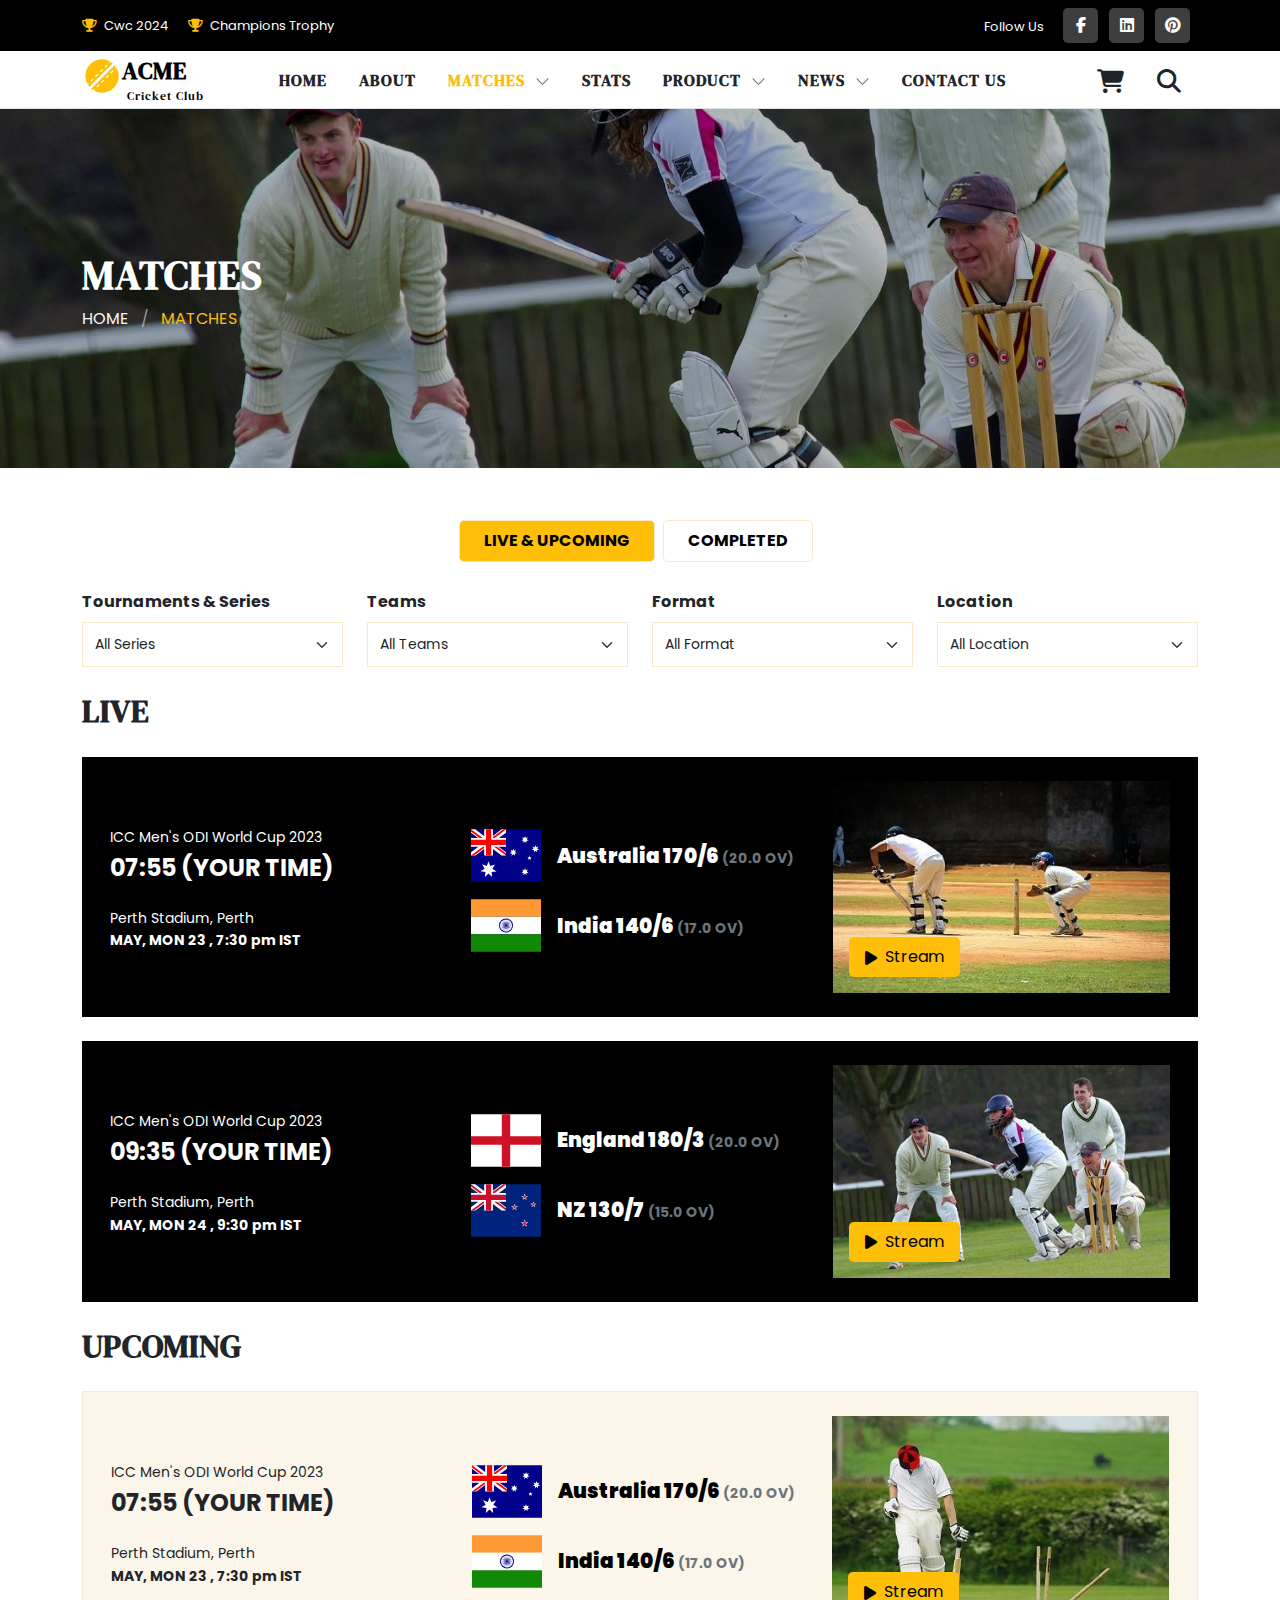
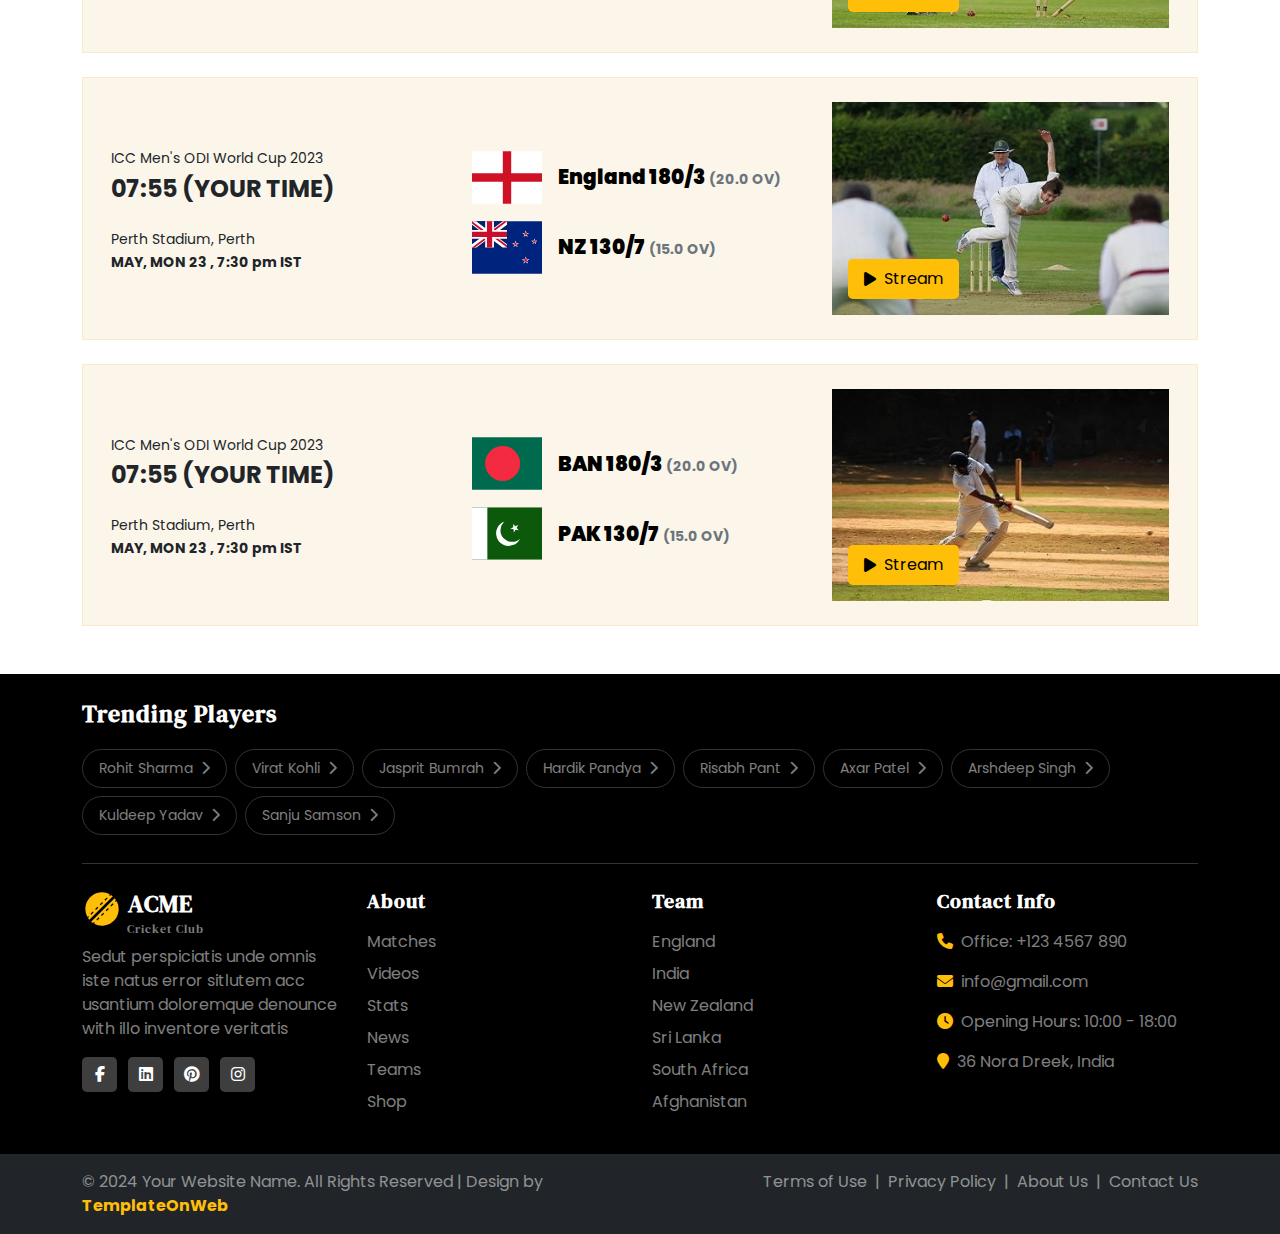
<file: matches.html>
<!DOCTYPE html>
<html lang="en">
<head>
	<meta charset="utf-8">
	<meta http-equiv="X-UA-Compatible" content="IE=edge">
	<meta name="viewport" content="width=device-width, initial-scale=1">
	<title>Cricket Club</title>
	<link href="css/bootstrap.min.css" rel="stylesheet" >
	 <link href="fonts/css/fontawesome.min.css" rel="stylesheet" >
	<link href="fonts/css/brands.min.css" rel="stylesheet" />
    <link href="fonts/css/solid.min.css" rel="stylesheet" />
	<link href="css/global.css" rel="stylesheet">
	<link href="css/matches.css" rel="stylesheet">
    <link href="https://fonts.googleapis.com/css2?family=Poppins&display=swap" rel="stylesheet">
	<link href="https://fonts.googleapis.com/css2?family=DM+Serif+Text:ital@0;1&display=swap" rel="stylesheet">
	<link href="css/flag-icons.css" rel="stylesheet">

</head>
<body>

<section id="top" class="pt-2 pb-2 bg-black">
 <div class="container-xl">
  <div class="row top_1">
    <div class="col-md-6">
	 <div class="top_1_left mt-2">
	  <ul class="mb-0  font_13">
	   <li class="me-3 d-inline-block"><a class="text-white link" href="#"><i class="fa fa-trophy col_yell me-1"></i> Cwc 2024</a></li>
	   <li class="d-inline-block"><a class="text-white link" href="#"><i class="fa fa-trophy col_yell me-1"></i> Champions Trophy</a></li>
	  </ul>
	 </div>
	</div>
	<div class="col-md-6">
	 <div class="top_1_right text-end">
	   <ul class="mb-0 font_13 social_link">
	   <li class="me-3 text-white d-inline-block">Follow Us</li>
	   <li class="me-2 text-white d-inline-block"><a class="d-block bg_grey text-white rounded-3 text-center fs-6 bg_yell_hover" href="#"><i class="fa-brands fa-facebook-f"></i></a></li>
	   <li class="me-2 text-white d-inline-block"><a class="d-block bg_grey text-white rounded-3 text-center fs-6 bg_yell_hover" href="#"><i class="fa-brands fa-linkedin"></i></a></li>
	   <li class="me-2 text-white d-inline-block"><a class="d-block bg_grey text-white rounded-3 text-center fs-6 bg_yell_hover" href="#"><i class="fa-brands fa-pinterest"></i></a></li>
	  </ul>
	 </div>
	</div>
  </div>
 </div>
</section>

<section id="header">
   <nav class="navbar navbar-expand-lg navbar-light w-100 border-bottom">
      <div class="container-xl">
          <b class="logo"><a class="fs-4 family_1" href="index.html"><svg xmlns="http://www.w3.org/2000/svg" width="40" height="40" viewBox="0 0 24 24" style="fill: #ffbe07;transform: ;msFilter: ;"><path d="m3.67 16.26.54.53-.62.61a9 9 0 0 0 .84 1.11L18.51 4.42a10.93 10.93 0 0 0-1.1-.83l-.62.61-.53-.53.48-.48A10 10 0 0 0 3.2 16.74zM14.86 5.07l.53.53L14 7l-.53-.53zm-2.79 2.8.52.53-1.39 1.4-.53-.53zm-2.8 2.8.53.53-1.4 1.39-.53-.53zm-2.8 2.79L7 14l-1.4 1.4-.53-.53zm.12 6.95.62-.61.53.53-.48.48A10 10 0 0 0 20.8 7.26l-.47.48-.54-.53.62-.61a9 9 0 0 0-.84-1.11L5.49 19.58a10.93 10.93 0 0 0 1.1.83zM18.4 8.61l.53.53-1.4 1.4L17 10zm-2.8 2.8.53.53-1.4 1.39-.53-.53zm-2.8 2.79.53.53-1.39 1.4-.54-.53zM10 17l.53.53-1.4 1.4-.53-.53z"></path></svg>ACME<br> <span class="font_12 fw-normal">Cricket Club</span></a></b>
         <button class="navbar-toggler offcanvas-nav-btn  ms-auto me-3" type="button">
            <img src="image/icons-svg/list.svg" width="40" height="40" alt="Open TemplateOnweb website menu"/>
         </button>
         <div class="offcanvas offcanvas-start offcanvas-nav" style="width: 20rem">
            <div class="offcanvas-header shadow">
			    <b class="logo"><a class="fs-4 family_1" href="index.html"><svg xmlns="http://www.w3.org/2000/svg" width="40" height="40" viewBox="0 0 24 24" style="fill: #ffbe07;transform: ;msFilter: ;"><path d="m3.67 16.26.54.53-.62.61a9 9 0 0 0 .84 1.11L18.51 4.42a10.93 10.93 0 0 0-1.1-.83l-.62.61-.53-.53.48-.48A10 10 0 0 0 3.2 16.74zM14.86 5.07l.53.53L14 7l-.53-.53zm-2.79 2.8.52.53-1.39 1.4-.53-.53zm-2.8 2.8.53.53-1.4 1.39-.53-.53zm-2.8 2.79L7 14l-1.4 1.4-.53-.53zm.12 6.95.62-.61.53.53-.48.48A10 10 0 0 0 20.8 7.26l-.47.48-.54-.53.62-.61a9 9 0 0 0-.84-1.11L5.49 19.58a10.93 10.93 0 0 0 1.1.83zM18.4 8.61l.53.53-1.4 1.4L17 10zm-2.8 2.8.53.53-1.4 1.39-.53-.53zm-2.8 2.79.53.53-1.39 1.4-.54-.53zM10 17l.53.53-1.4 1.4-.53-.53z"></path></svg> ACME <br> <span class="font_12 fw-normal">Cricket Club</span></a></b>
               <img src="image/icons-svg/x.svg" width="40" height="40" class="ms-auto" data-bs-dismiss="offcanvas" aria-label="Close" alt="Close TemplateOnweb website menu"/>
			   
            </div>
            <div class="offcanvas-body pt-0 align-items-center">
               <ul class="navbar-nav align-items-lg-center ms-auto">
			      <li class="nav-item"> 
				      <a class="nav-link dropdown-toggle" href="index.html" title="Visit home page">
					  Home
					  </a>
				  </li>
				  <li class="nav-item"> 
				      <a class="nav-link dropdown-toggle" href="about.html" title="Visit home page">
					  About
					  </a>
				  </li>
				  
				 <li class="nav-item dropdown drop_border">
          <a class="nav-link dropdown-toggle active" href="#" id="navbarDropdown" role="button" data-bs-toggle="dropdown" aria-expanded="false">
            Matches<img src="image/icons-svg/chevron-down.svg" width="15" height="15" alt="Submenu open/close icon">
          </a>
          <ul class="dropdown-menu drop_1 shadow" aria-labelledby="navbarDropdown">
            <li><a class="dropdown-item" href="matches.html"> Live</a></li>
			<li><a class="dropdown-item border-0" href="scorecard.html"> Scorecard</a></li>
          </ul>
        </li>
				  
				  <li class="nav-item"> 
				      <a class="nav-link dropdown-toggle" href="stats.html" title="Visit home page">
					  Stats
					  </a>
				  </li>
                  
		
		           <li class="nav-item dropdown drop_border">
          <a class="nav-link dropdown-toggle" href="#" id="navbarDropdown" role="button" data-bs-toggle="dropdown" aria-expanded="false">
            Product<img src="image/icons-svg/chevron-down.svg" width="15" height="15" alt="Submenu open/close icon">
          </a>
          <ul class="dropdown-menu drop_1 shadow" aria-labelledby="navbarDropdown">
            <li><a class="dropdown-item" href="shop.html"> Product</a></li>
			<li><a class="dropdown-item" href="detail.html"> Product Detail</a></li>
			<li><a class="dropdown-item" href="cart.html"> Shopping Cart</a></li>
			<li><a class="dropdown-item border-0" href="checkout.html"> Checkout</a></li>
          </ul>
        </li>
		
		         <li class="nav-item dropdown drop_border">
          <a class="nav-link dropdown-toggle" href="#" id="navbarDropdown" role="button" data-bs-toggle="dropdown" aria-expanded="false">
            News<img src="image/icons-svg/chevron-down.svg" width="15" height="15" alt="Submenu open/close icon">
          </a>
          <ul class="dropdown-menu drop_1 shadow" aria-labelledby="navbarDropdown">
            <li><a class="dropdown-item" href="news.html"> News</a></li>
			<li><a class="dropdown-item border-0" href="news_detail.html"> News Detail</a></li>
          </ul>
        </li>
		
				  
				  <li class="nav-item"> 
				      <a class="nav-link dropdown-toggle" href="contact.html" title="Visit home page">
					 Contact Us
					  </a>
				  </li>
				  
               </ul>
			   <ul class="navbar-nav align-items-lg-center ms-auto">
			        <li class="nav-item dropdown">
          <a class="nav-link dropdown-toggle drop_togn nav_hide fs-4 mt-1" href="#" id="navbarDropdown" role="button" data-bs-toggle="dropdown" aria-expanded="false">
            <i class="fa fa-shopping-cart"></i>
          </a>
          <ul class="dropdown-menu drop_cart shadow rounded-0 border-0" aria-labelledby="navbarDropdown" style="">
						<li>
						 <div class="drop_1i row">
						  <div class="col-md-6 col-6">
						   <div class="drop_1il"><h5 class="fs-6">2 ITEMS</h5></div>
						  </div>
						  <div class="col-md-6 col-6">
						   <div class="drop_1il text-end"><h5 class="fs-6"><a href="cart.html">VIEW CART</a></h5></div>
						  </div>
						 </div>
						 <div class="drop_1i1 row">
						  <div class="col-md-6 col-6">
						   <div class="drop_1i1l"><h6 class="font_14"><a href="#">Nulla Quis</a> <br> <span class="fw-normal d-inline-block mt-1 font_12">1x - $89.00</span></h6></div>
						  </div>
						  <div class="col-md-4 col-4">
						   <div class="drop_1i1r"><a href="#"><img src="image/47.jpg" class="img-fluid" alt="abc"></a></div>
						  </div>
						  <div class="col-md-2 col-2">
						   <div class="drop_1i1l text-end"><h6> <span><i class="fa fa-trash"></i></span></h6></div>
						  </div>
						 </div>
						 <div class="drop_1i1 row">
						  <div class="col-md-6 col-6">
						   <div class="drop_1i1l"><h6 class="font_14"><a href="#">Eget Nulla</a> <br> <span class="fw-normal d-inline-block mt-1 font_12">1x - $49.00</span></h6></div>
						  </div>
						  <div class="col-md-4 col-4">
						   <div class="drop_1i1r"><a href="#"><img src="image/48.jpg" class="img-fluid" alt="abc"></a></div>
						  </div>
						  <div class="col-md-2 col-2">
						   <div class="drop_1i1l text-end"><h6> <span><i class="fa fa-trash"></i></span></h6></div>
						  </div>
						 </div>
						 <div class="drop_1i2 row">
						  <div class="col-md-6 col-6">
						   <div class="drop_1il"><h5 class="fs-6">TOTAL</h5></div>
						  </div>
						  <div class="col-md-6 col-6">
						   <div class="drop_1il text-end"><h5 class="fs-6">$142.00</h5></div>
						  </div>
						 </div>
						 <div class="drop_1i3 text-center row">
						  <div class="col-md-12 col-12">
						    <ul class="mb-0">
							 <li class="d-inline-block mx-1"><a class="button px-3 pt-2 pb-2 font_14" href="#">View Order</a></li>
							 <li class="d-inline-block mx-1"><a class="button_1 px-3 pb-2 pt-2 font_14" href="#">Checkout</a></li>
							</ul>
						  </div>
						 </div>
						</li>
					  </ul>
        </li>
				    <li class="nav-item dropdown">
          <a class="dropdown-toggle nav_hide nav-link fs-4 mt-1" href="#" id="navbarDropdown" role="button" data-bs-toggle="dropdown" aria-expanded="false">
            <i class="fa fa-search"></i>
          </a>
		<ul class="dropdown-menu drop_search p-3 shadow" aria-labelledby="navbarDropdown" style="">
		<form class="navbar-form" role="search">
		<div class="input-group">
			<input type="text" class="form-control font_14" placeholder="Search Keyword">
			<span class="input-group-btn">
				<button class="btn btn-primary bg_yell border-0 rounded-0 p-2 px-3" type="button">
					<i class="fa fa-search"></i> </button>
			</span>
		</div>
		</form>
		</ul>
        </li>
                 </ul>
            </div>
         </div>    
		 
         </div>
      </div>
   </nav>
</section>

<section id="center" class="center_match">
 <div class="center_om bg_back">
   <div class="container-xl">
    <div class="row center_o1">
     <div class="col-md-12">
	   <h1 class="text-white">MATCHES</h1>
	   <h6 class="mb-0 col_yell"><a class="text-light" href="#">HOME</a> <span class="text-white-50 mx-2">/</span> MATCHES</h6>
	 </div>
   </div>
 </div>
 </div>
</section>

<section id="match" class="pt-5 pb-5">
 <div class="container-xl">
  <div class="row match_1 text-center leader_1 mb-4">
    <div class="col-md-12">
	  <ul class="fs-6 fw-bold nav nav-tabs border-0 justify-content-center">
	   <li class="me-2 mt-1 mb-1 d-inline-block"><a class="border_light d-block p-2 px-4 rounded-3 active" data-bs-toggle="tab" aria-expanded="true" href="#profile1">LIVE & UPCOMING</a></li>
	   <li class="me-2 mt-1 mb-1 d-inline-block"><a class="border_light d-block p-2 px-4 rounded-3" data-bs-toggle="tab" aria-expanded="true" href="#profile2">COMPLETED</a></li>
	 </ul>
	</div>
  </div>
  <div class="row match_2">
    <div class="col-md-12">
	  <div class="tab-content">
	    <div class="tab-pane active" id="profile1">
		  <div class="profile1_inner row row-cols-1 row-cols-sm-2  row-cols-md-4">
		    <div class="col">
			 <div class="profile1_inner_left">
			  <b class="d-block mb-2">Tournaments & Series</b>
				<select class="form-select" aria-label="Default select example">
				<option selected="">All Series</option>
				<option value="1">Paytm Series</option>
				<option value="2">Bgt Trophy</option>
				<option value="3">Compact Cup</option>
				<option value="4">Asia Cup</option>
				<option value="5">Tri Series</option>
				</select>
			 </div>
			</div>
			<div class="col">
			 <div class="profile1_inner_left">
			  <b class="d-block mb-2">Teams</b>
				<select class="form-select" aria-label="Default select example">
				<option selected="">All Teams</option>
				<option value="1">England</option>
				<option value="2">Pakistan</option>
				<option value="3">Canada</option>
				<option value="4">Australia</option>
				<option value="5">Sri Lanka</option>
				</select>
			 </div>
			</div>
			<div class="col">
			 <div class="profile1_inner_left">
			  <b class="d-block mb-2">Format</b>
				<select class="form-select" aria-label="Default select example">
				<option selected="">All Format</option>
				<option value="1">ODI</option>
				<option value="2">T20 </option>
				<option value="3">Test</option>
				<option value="4">T10</option>
				<option value="5">Hundred</option>
				</select>
			 </div>
			</div>
			<div class="col">
			 <div class="profile1_inner_left">
			  <b class="d-block mb-2">Location</b>
				<select class="form-select" aria-label="Default select example">
				<option selected="">All Location</option>
				<option value="1">India</option>
				<option value="2">London </option>
				<option value="3">Pakistan</option>
				<option value="4">Sri Lanka</option>
				<option value="5">Sydney</option>
				</select>
			 </div>
			</div>
		  </div>     
		  <div class="profile1_inner1 mt-4">
		   <h2>LIVE</h2>
		   <div class="profile1_inner1_inner row row-cols-1 row-cols-sm-2  row-cols-md-3 bg-black pt-4 pb-4 mx-0 mt-4 px-3">
		     <div class="col">
			   <div class="profile1_inner1_inner_left mt-5">
			     <h6 class="text-white font_14 mb-1">ICC Men's ODI World Cup 2023</h6>
				 <b class="text-white d-block fs-4">07:55 (YOUR TIME)</b>
				  <h6 class="text-white font_14 mb-1 mt-4">Perth Stadium, Perth</h6>
				 <b class="text-white d-block font_14">MAY, MON 23 , 7:30 pm IST</b>
			   </div>
			 </div>
			 <div class="col">
			   <div class="profile1_inner1_inner_center mt-5">
				  <ul class="mb-0">
				   <li class="d-flex fw-bold">
				   <span class="fi fi-au me-3" style="width:70px; height:54px;"></span>
				   <span class="my-auto"><a href="scorecard.html"> <b class="fs-5 text-white">Australia 170/6</b> <span class="text-muted font_14">(20.0 OV)</span></a></span>
				   </li>
					 <li class="d-flex fw-bold mt-3">
				   <span class="fi fi-in me-3" style="width:70px; height:54px;"></span>
				   <span class="my-auto"><a href="scorecard.html"> <b class="fs-5 text-white">India 140/6</b> <span class="text-muted font_14">(17.0 OV)</span></a></span>
				   </li>
				  </ul>
			   </div>
			 </div>
			 <div class="col">
			   <div class="profile1_inner1_inner_right">
				  <div class="news_1_left1 position-relative">
			<div class="news_1_left1_inner">
			  <a href="scorecard.html"><img src="image/22.jpg" alt="abc" class="img-fluid"></a>
			</div>
			<div class="news_1_left1_innern position-absolute bottom-0 p-3">
			  <a href="javascript:void(0);" data-bs-toggle="modal" data-bs-target="#templateVideoModal"><span class="d-inline-block bg_yell  p-2 px-3 rounded-3 fs-6"><i class="fa fa-play me-1 align-middle"></i> Stream</span></a>
			</div>
		</div>
			   </div>
			 </div>
		   </div>
		   <div class="profile1_inner1_inner row row-cols-1 row-cols-sm-2  row-cols-md-3 bg-black pt-4 pb-4 mx-0 mt-4 px-3">
		     <div class="col">
			   <div class="profile1_inner1_inner_left mt-5">
			     <h6 class="text-white font_14 mb-1">ICC Men's ODI World Cup 2023</h6>
				 <b class="text-white d-block fs-4">09:35 (YOUR TIME)</b>
				  <h6 class="text-white font_14 mb-1 mt-4">Perth Stadium, Perth</h6>
				 <b class="text-white d-block font_14">MAY, MON 24 , 9:30 pm IST</b>
			   </div>
			 </div>
			 <div class="col">
			   <div class="profile1_inner1_inner_center mt-5">
				  <ul class="mb-0">
				   <li class="d-flex fw-bold">
				   <span class="fi fi-gb-eng me-3" style="width:70px; height:54px;"></span>
				   <span class="my-auto"><a href="scorecard.html"> <b class="fs-5 text-white">England 180/3</b> <span class="text-muted font_14">(20.0 OV)</span></a></span>
				   </li>
					 <li class="d-flex fw-bold mt-3">
				   <span class="fi fi-nz me-3" style="width:70px; height:54px;"></span>
				   <span class="my-auto"><a href="scorecard.html"> <b class="fs-5 text-white">NZ 130/7</b> <span class="text-muted font_14">(15.0 OV)</span></a></span>
				   </li>
				  </ul>
			   </div>
			 </div>
			 <div class="col">
			   <div class="profile1_inner1_inner_right">
				  <div class="news_1_left1 position-relative">
			<div class="news_1_left1_inner">
			  <a href="scorecard.html"><img src="image/23.jpg" alt="abc" class="img-fluid"></a>
			</div>
			<div class="news_1_left1_innern position-absolute bottom-0 p-3">
			  <a href="javascript:void(0);" data-bs-toggle="modal" data-bs-target="#templateVideoModal"><span class="d-inline-block bg_yell  p-2 px-3 rounded-3 fs-6"><i class="fa fa-play me-1 align-middle"></i> Stream</span></a>
			</div>
		</div>
			   </div>
			 </div>
		   </div>
		    <h2 class="mt-4">UPCOMING</h2>
			<div class="profile1_inner1_inner row row-cols-1 row-cols-sm-2  row-cols-md-3  pt-4 pb-4 mx-0 mt-4 px-3 border_light bg_light">
		     <div class="col">
			   <div class="profile1_inner1_inner_left mt-5">
			     <h6 class="font_14 mb-1">ICC Men's ODI World Cup 2023</h6>
				 <b class="d-block fs-4">07:55 (YOUR TIME)</b>
				  <h6 class="font_14 mb-1 mt-4">Perth Stadium, Perth</h6>
				 <b class="d-block font_14">MAY, MON 23 , 7:30 pm IST</b>
			   </div>
			 </div>
			 <div class="col">
			   <div class="profile1_inner1_inner_center mt-5">
				  <ul class="mb-0">
				   <li class="d-flex fw-bold">
				   <span class="fi fi-au me-3" style="width:70px; height:54px;"></span>
				   <span class="my-auto"><a href="scorecard.html"> <b class="fs-5">Australia 170/6</b> <span class="text-muted font_14">(20.0 OV)</span></a></span>
				   </li>
					 <li class="d-flex fw-bold mt-3">
				   <span class="fi fi-in me-3" style="width:70px; height:54px;"></span>
				   <span class="my-auto"><a href="scorecard.html"> <b class="fs-5">India 140/6</b> <span class="text-muted font_14">(17.0 OV)</span></a></span>
				   </li>
				  </ul>
			   </div>
			 </div>
			 <div class="col">
			   <div class="profile1_inner1_inner_right">
				  <div class="news_1_left1 position-relative">
			<div class="news_1_left1_inner">
			  <a href="scorecard.html"><img src="image/24.jpg" alt="abc" class="img-fluid"></a>
			</div>
			<div class="news_1_left1_innern position-absolute bottom-0 p-3">
			  <a href="javascript:void(0);" data-bs-toggle="modal" data-bs-target="#templateVideoModal"><span class="d-inline-block bg_yell  p-2 px-3 rounded-3 fs-6"><i class="fa fa-play me-1 align-middle"></i> Stream</span></a>
			</div>
		</div>
			   </div>
			 </div>
		   </div>
		   <div class="profile1_inner1_inner row row-cols-1 row-cols-sm-2  row-cols-md-3  pt-4 pb-4 mx-0 mt-4 px-3 border_light bg_light">
		     <div class="col">
			   <div class="profile1_inner1_inner_left mt-5">
			     <h6 class="font_14 mb-1">ICC Men's ODI World Cup 2023</h6>
				 <b class="d-block fs-4">07:55 (YOUR TIME)</b>
				  <h6 class="font_14 mb-1 mt-4">Perth Stadium, Perth</h6>
				 <b class="d-block font_14">MAY, MON 23 , 7:30 pm IST</b>
			   </div>
			 </div>
			 <div class="col">
			   <div class="profile1_inner1_inner_center mt-5">
				  <ul class="mb-0">
				   <li class="d-flex fw-bold">
				   <span class="fi fi-gb-eng me-3" style="width:70px; height:54px;"></span>
				   <span class="my-auto"><a href="scorecard.html"> <b class="fs-5">England 180/3 </b> <span class="text-muted font_14">(20.0 OV)</span></a></span>
				   </li>
					 <li class="d-flex fw-bold mt-3">
				   <span class="fi fi-nz me-3" style="width:70px; height:54px;"></span>
				   <span class="my-auto"><a href="scorecard.html"> <b class="fs-5">NZ 130/7 </b> <span class="text-muted font_14">(15.0 OV)</span></a></span>
				   </li>
				  </ul>
			   </div>
			 </div>
			 <div class="col">
			   <div class="profile1_inner1_inner_right">
				  <div class="news_1_left1 position-relative">
			<div class="news_1_left1_inner">
			  <a href="scorecard.html"><img src="image/25.jpg" alt="abc" class="img-fluid"></a>
			</div>
			<div class="news_1_left1_innern position-absolute bottom-0 p-3">
			  <a href="javascript:void(0);" data-bs-toggle="modal" data-bs-target="#templateVideoModal"><span class="d-inline-block bg_yell  p-2 px-3 rounded-3 fs-6"><i class="fa fa-play me-1 align-middle"></i> Stream</span></a>
			</div>
		</div>
			   </div>
			 </div>
		   </div>
		   <div class="profile1_inner1_inner row row-cols-1 row-cols-sm-2  row-cols-md-3  pt-4 pb-4 mx-0 mt-4 px-3 border_light bg_light">
		     <div class="col">
			   <div class="profile1_inner1_inner_left mt-5">
			     <h6 class="font_14 mb-1">ICC Men's ODI World Cup 2023</h6>
				 <b class="d-block fs-4">07:55 (YOUR TIME)</b>
				  <h6 class="font_14 mb-1 mt-4">Perth Stadium, Perth</h6>
				 <b class="d-block font_14">MAY, MON 23 , 7:30 pm IST</b>
			   </div>
			 </div>
			 <div class="col">
			   <div class="profile1_inner1_inner_center mt-5">
				  <ul class="mb-0">
				   <li class="d-flex fw-bold">
				   <span class="fi fi-bd me-3" style="width:70px; height:54px;"></span>
				   <span class="my-auto"><a href="scorecard.html"> <b class="fs-5">BAN 180/3 </b> <span class="text-muted font_14">(20.0 OV)</span></a></span>
				   </li>
					 <li class="d-flex fw-bold mt-3">
				   <span class="fi fi-pk me-3" style="width:70px; height:54px;"></span>
				   <span class="my-auto"><a href="scorecard.html"> <b class="fs-5">PAK 130/7 </b> <span class="text-muted font_14">(15.0 OV)</span></a></span>
				   </li>
				  </ul>
			   </div>
			 </div>
			 <div class="col">
			   <div class="profile1_inner1_inner_right">
				  <div class="news_1_left1 position-relative">
			<div class="news_1_left1_inner">
			  <a href="scorecard.html"><img src="image/26.jpg" alt="abc" class="img-fluid"></a>
			</div>
			<div class="news_1_left1_innern position-absolute bottom-0 p-3">
			  <a href="javascript:void(0);" data-bs-toggle="modal" data-bs-target="#templateVideoModal"><span class="d-inline-block bg_yell  p-2 px-3 rounded-3 fs-6"><i class="fa fa-play me-1 align-middle"></i> Stream</span></a>
			</div>
		</div>
			   </div>
			 </div>
		   </div>
		  </div>
	    </div>
		<div class="tab-pane" id="profile2">
		  <div class="profile1_inner row row-cols-1 row-cols-sm-2  row-cols-md-4">
		    <div class="col">
			 <div class="profile1_inner_left">
			  <b class="d-block mb-2">Tournaments & Series</b>
				<select class="form-select" aria-label="Default select example">
				<option selected="">All Series</option>
				<option value="1">Paytm Series</option>
				<option value="2">Bgt Trophy</option>
				<option value="3">Compact Cup</option>
				<option value="4">Asia Cup</option>
				<option value="5">Tri Series</option>
				</select>
			 </div>
			</div>
			<div class="col">
			 <div class="profile1_inner_left">
			  <b class="d-block mb-2">Teams</b>
				<select class="form-select" aria-label="Default select example">
				<option selected="">All Teams</option>
				<option value="1">England</option>
				<option value="2">Pakistan</option>
				<option value="3">Canada</option>
				<option value="4">Australia</option>
				<option value="5">Sri Lanka</option>
				</select>
			 </div>
			</div>
			<div class="col">
			 <div class="profile1_inner_left">
			  <b class="d-block mb-2">Format</b>
				<select class="form-select" aria-label="Default select example">
				<option selected="">All Format</option>
				<option value="1">ODI</option>
				<option value="2">T20 </option>
				<option value="3">Test</option>
				<option value="4">T10</option>
				<option value="5">Hundred</option>
				</select>
			 </div>
			</div>
			<div class="col">
			 <div class="profile1_inner_left">
			  <b class="d-block mb-2">Location</b>
				<select class="form-select" aria-label="Default select example">
				<option selected="">All Location</option>
				<option value="1">India</option>
				<option value="2">London </option>
				<option value="3">Pakistan</option>
				<option value="4">Sri Lanka</option>
				<option value="5">Sydney</option>
				</select>
			 </div>
			</div>
		  </div>     
		  <div class="profile1_inner1">
			<h5 class="bg-black text-white pt-2 pb-2 text-center px-3 mt-4 mb-0">India won by 4 wickets</h5>
			<div class="profile1_inner1_inner row row-cols-1 row-cols-sm-2  row-cols-md-3  pt-4 pb-4 mx-0 px-3 border_light bg_light">
		     <div class="col">
			   <div class="profile1_inner1_inner_left mt-5">
			     <h6 class="font_14 mb-1">ICC Men's ODI World Cup 2023</h6>
				 <b class="d-block fs-4">07:55 (YOUR TIME)</b>
				  <h6 class="font_14 mb-1 mt-4">Perth Stadium, Perth</h6>
				 <b class="d-block font_14">MAY, MON 23 , 7:30 pm IST</b>
			   </div>
			 </div>
			 <div class="col">
			   <div class="profile1_inner1_inner_center mt-5">
				  <ul class="mb-0">
				   <li class="d-flex fw-bold">
				   <span class="fi fi-au me-3" style="width:70px; height:54px;"></span>
				   <span class="my-auto"><a href="scorecard.html"> <b class="fs-5">Australia 170/6</b> <span class="text-muted font_14">(20.0 OV)</span></a></span>
				   </li>
					 <li class="d-flex fw-bold mt-3">
				   <span class="fi fi-in me-3" style="width:70px; height:54px;"></span>
				   <span class="my-auto"><a href="scorecard.html"> <b class="fs-5">India 171/6</b> <span class="text-muted font_14">(19.5 OV)</span></a></span>
				   </li>
				  </ul>
			   </div>
			 </div>
			 <div class="col">
			   <div class="profile1_inner1_inner_right">
				  <div class="news_1_left1 position-relative">
			<div class="news_1_left1_inner">
			  <a href="scorecard.html"><img src="image/24.jpg" alt="abc" class="img-fluid"></a>
			</div>
			<div class="news_1_left1_innern position-absolute bottom-0 p-3">
			  <a href="javascript:void(0);" data-bs-toggle="modal" data-bs-target="#templateVideoModal"><span class="d-inline-block bg_yell  p-2 px-3 rounded-3 fs-6"><i class="fa fa-play me-1 align-middle"></i> Stream</span></a>
			</div>
		</div>
			   </div>
			 </div>
		   </div>
		   <h5 class="bg-black text-white pt-2 pb-2 text-center px-3 mt-4 mb-0">NZ won by 3 wickets</h5>
		   <div class="profile1_inner1_inner row row-cols-1 row-cols-sm-2  row-cols-md-3  pt-4 pb-4 mx-0 px-3 border_light bg_light">
		     <div class="col">
			   <div class="profile1_inner1_inner_left mt-5">
			     <h6 class="font_14 mb-1">ICC Men's ODI World Cup 2023</h6>
				 <b class="d-block fs-4">07:55 (YOUR TIME)</b>
				  <h6 class="font_14 mb-1 mt-4">Perth Stadium, Perth</h6>
				 <b class="d-block font_14">MAY, MON 23 , 7:30 pm IST</b>
			   </div>
			 </div>
			 <div class="col">
			   <div class="profile1_inner1_inner_center mt-5">
				  <ul class="mb-0">
				   <li class="d-flex fw-bold">
				   <span class="fi fi-gb-eng me-3" style="width:70px; height:54px;"></span>
				   <span class="my-auto"><a href="scorecard.html"> <b class="fs-5">England 180/3 </b> <span class="text-muted font_14">(20.0 OV)</span></a></span>
				   </li>
					 <li class="d-flex fw-bold mt-3">
				   <span class="fi fi-nz me-3" style="width:70px; height:54px;"></span>
				   <span class="my-auto"><a href="scorecard.html"> <b class="fs-5">NZ 182/7 </b> <span class="text-muted font_14">(18.0 OV)</span></a></span>
				   </li>
				  </ul>
			   </div>
			 </div>
			 <div class="col">
			   <div class="profile1_inner1_inner_right">
				  <div class="news_1_left1 position-relative">
			<div class="news_1_left1_inner">
			  <a href="scorecard.html"><img src="image/25.jpg" alt="abc" class="img-fluid"></a>
			</div>
			<div class="news_1_left1_innern position-absolute bottom-0 p-3">
			  <a href="javascript:void(0);" data-bs-toggle="modal" data-bs-target="#templateVideoModal"><span class="d-inline-block bg_yell  p-2 px-3 rounded-3 fs-6"><i class="fa fa-play me-1 align-middle"></i> Stream</span></a>
			</div>
		</div>
			   </div>
			 </div>
		   </div>
		   <h5 class="bg-black text-white pt-2 pb-2 text-center px-3 mt-4 mb-0">PAK won by 8 wickets</h5>
		   <div class="profile1_inner1_inner row row-cols-1 row-cols-sm-2  row-cols-md-3  pt-4 pb-4 mx-0  px-3 border_light bg_light">
		     <div class="col">
			   <div class="profile1_inner1_inner_left mt-5">
			     <h6 class="font_14 mb-1">ICC Men's ODI World Cup 2023</h6>
				 <b class="d-block fs-4">07:55 (YOUR TIME)</b>
				  <h6 class="font_14 mb-1 mt-4">Perth Stadium, Perth</h6>
				 <b class="d-block font_14">MAY, MON 23 , 7:30 pm IST</b>
			   </div>
			 </div>
			 <div class="col">
			   <div class="profile1_inner1_inner_center mt-5">
				  <ul class="mb-0">
				   <li class="d-flex fw-bold">
				   <span class="fi fi-bd me-3" style="width:70px; height:54px;"></span>
				   <span class="my-auto"><a href="scorecard.html"> <b class="fs-5">BAN 150/3 </b> <span class="text-muted font_14">(20.0 OV)</span></a></span>
				   </li>
					 <li class="d-flex fw-bold mt-3">
				   <span class="fi fi-pk me-3" style="width:70px; height:54px;"></span>
				   <span class="my-auto"><a href="scorecard.html"> <b class="fs-5">PAK 151/2 </b> <span class="text-muted font_14">(17.0 OV)</span></a></span>
				   </li>
				  </ul>
			   </div>
			 </div>
			 <div class="col">
			   <div class="profile1_inner1_inner_right">
				  <div class="news_1_left1 position-relative">
			<div class="news_1_left1_inner">
			  <a href="scorecard.html"><img src="image/26.jpg" alt="abc" class="img-fluid"></a>
			</div>
			<div class="news_1_left1_innern position-absolute bottom-0 p-3">
			  <a href="javascript:void(0);" data-bs-toggle="modal" data-bs-target="#templateVideoModal"><span class="d-inline-block bg_yell  p-2 px-3 rounded-3 fs-6"><i class="fa fa-play me-1 align-middle"></i> Stream</span></a>
			</div>
		</div>
			   </div>
			 </div>
		   </div>
		  </div>
	    </div>
	  </div>
	</div>
  </div>
 </div>
</section>

<section id="footer" class="pt-4 pb-4 bg-black">
 <div class="container-xl">
      <div class="footer_1 row mb-4">
	   <div class="col-md-12">
		<h4 class="text-white mb-3">Trending Players</h4>
		<ul class="d-flex flex-wrap mb-0 font_14">
	   <li class="me-2 mt-1 mb-1"><a class="dark_border d-block p-2 px-3 rounded-pill text-white-50 link" href="#">Rohit Sharma <i class="fa fa-chevron-right font_10 ms-1"></i></a></li>
	   <li class="me-2 mt-1 mb-1"><a class="dark_border d-block p-2 px-3 rounded-pill text-white-50 link" href="#">Virat Kohli <i class="fa fa-chevron-right font_10 ms-1"></i></a></li>
	   <li class="me-2 mt-1 mb-1"><a class="dark_border d-block p-2 px-3 rounded-pill text-white-50 link" href="#">Jasprit Bumrah <i class="fa fa-chevron-right font_10 ms-1"></i></a></li>
	   <li class="me-2 mt-1 mb-1"><a class="dark_border d-block p-2 px-3 rounded-pill text-white-50 link" href="#">Hardik Pandya <i class="fa fa-chevron-right font_10 ms-1"></i></a></li>
	   <li class="me-2 mt-1 mb-1"><a class="dark_border d-block p-2 px-3 rounded-pill text-white-50 link" href="#">Risabh Pant <i class="fa fa-chevron-right font_10 ms-1"></i></a></li>
	   <li class="me-2 mt-1 mb-1"><a class="dark_border d-block p-2 px-3 rounded-pill text-white-50 link" href="#">Axar Patel <i class="fa fa-chevron-right font_10 ms-1"></i></a></li>
	      <li class="me-2 mt-1 mb-1"><a class="dark_border d-block p-2 px-3 rounded-pill text-white-50 link" href="#">Arshdeep Singh <i class="fa fa-chevron-right font_10 ms-1"></i></a></li>
		     <li class="me-2 mt-1 mb-1"><a class="dark_border d-block p-2 px-3 rounded-pill text-white-50 link" href="#">Kuldeep Yadav <i class="fa fa-chevron-right font_10 ms-1"></i></a></li>
			    <li class="me-2 mt-1 mb-1"><a class="dark_border d-block p-2 px-3 rounded-pill text-white-50 link" href="#">Sanju Samson <i class="fa fa-chevron-right font_10 ms-1"></i></a></li>
	 </ul>
	   </div>
      </div><hr class="hr_dark">
      <div class="footer_2 row row-cols-1 row-cols-sm-2  row-cols-md-4">
	     <div class="col">
		   <div class="footer_2_left">
		      <b class="logo"><a class="fs-4 family_1 text-white" href="index.html"><svg xmlns="http://www.w3.org/2000/svg" width="40" height="40" viewBox="0 0 24 24" style="fill: #ffbe07;transform: ;msFilter: ;"><path d="m3.67 16.26.54.53-.62.61a9 9 0 0 0 .84 1.11L18.51 4.42a10.93 10.93 0 0 0-1.1-.83l-.62.61-.53-.53.48-.48A10 10 0 0 0 3.2 16.74zM14.86 5.07l.53.53L14 7l-.53-.53zm-2.79 2.8.52.53-1.39 1.4-.53-.53zm-2.8 2.8.53.53-1.4 1.39-.53-.53zm-2.8 2.79L7 14l-1.4 1.4-.53-.53zm.12 6.95.62-.61.53.53-.48.48A10 10 0 0 0 20.8 7.26l-.47.48-.54-.53.62-.61a9 9 0 0 0-.84-1.11L5.49 19.58a10.93 10.93 0 0 0 1.1.83zM18.4 8.61l.53.53-1.4 1.4L17 10zm-2.8 2.8.53.53-1.4 1.39-.53-.53zm-2.8 2.79.53.53-1.39 1.4-.54-.53zM10 17l.53.53-1.4 1.4-.53-.53z"></path></svg> ACME <br> <span class="font_12 fw-normal text-white-50">Cricket Club</span></a></b>
			  <p class="text-white-50 mt-3">Sedut perspiciatis unde omnis iste natus error sitlutem acc usantium doloremque denounce with illo inventore veritatis</p>
			  <ul class="mb-0 font_13 social_link">
	   <li class="me-2 text-white d-inline-block"><a class="d-block bg_grey text-white rounded-3 text-center fs-6 bg_yell_hover" href="#"><i class="fa-brands fa-facebook-f"></i></a></li>
	   <li class="me-2 text-white d-inline-block"><a class="d-block bg_grey text-white rounded-3 text-center fs-6 bg_yell_hover" href="#"><i class="fa-brands fa-linkedin"></i></a></li>
	   <li class="me-2 text-white d-inline-block"><a class="d-block bg_grey text-white rounded-3 text-center fs-6 bg_yell_hover" href="#"><i class="fa-brands fa-pinterest"></i></a></li>
	    <li class="me-2 text-white d-inline-block"><a class="d-block bg_grey text-white rounded-3 text-center fs-6 bg_yell_hover" href="#"><i class="fa-brands fa-instagram"></i></a></li>
	  </ul>
		   </div>
		 </div>
		 <div class="col">
		   <div class="footer_2_left">
		     <h5 class="text-white mt-1 mb-3">About</h5>
			 <ul>
			  <li><a class="link text-white-50" href="#">Matches</a></li>
			  <li class="mt-2"><a class="link text-white-50" href="#">Videos</a></li>
			  <li class="mt-2"><a class="link text-white-50" href="#">Stats</a></li>
			  <li class="mt-2"><a class="link text-white-50" href="#">News</a></li>
			  <li class="mt-2"><a class="link text-white-50" href="#">Teams</a></li>
			  <li class="mt-2"><a class="link text-white-50" href="#">Shop</a></li>
			 </ul>
		   </div>
		 </div>
		 <div class="col">
		   <div class="footer_2_left">
		     <h5 class="text-white mt-1 mb-3">Team</h5>
			 <ul>
			  <li><a class="link text-white-50" href="#">England</a></li>
			  <li class="mt-2"><a class="link text-white-50" href="#">India</a></li>
			  <li class="mt-2"><a class="link text-white-50" href="#">New Zealand</a></li>
			  <li class="mt-2"><a class="link text-white-50" href="#">Sri Lanka</a></li>
			  <li class="mt-2"><a class="link text-white-50" href="#">South Africa</a></li>
			  <li class="mt-2"><a class="link text-white-50" href="#">Afghanistan</a></li>
			 </ul>
		   </div>
		 </div>
		 <div class="col">
		   <div class="footer_2_left">
		     <h5 class="text-white mt-1 mb-3">Contact Info</h5>
			 <ul>
			  <li><a class="link text-white-50" href="#"><i class="fa fa-phone me-1 col_yell"></i> Office: +123 4567 890</a></li>
			  <li class="mt-3"><a class="link text-white-50" href="#"><i class="fa fa-envelope me-1 col_yell"></i> info@gmail.com</a></li>
			  <li class="mt-3"><a class="link text-white-50" href="#"><i class="fa fa-clock me-1 col_yell"></i> Opening Hours: 10:00 - 18:00</a></li>
			  <li class="mt-3"><a class="link text-white-50" href="#"><i class="fa fa-map-marker me-1 col_yell"></i> 36 Nora Dreek, India</a></li>
			 </ul>
		   </div>
		 </div>
      </div>
 </div>
</section>

<section id="footer_bottom" class="pt-3 pb-3 bg-dark">
 <div class="container-xl">
  <div class="row row-cols-1 row-cols-sm-1  row-cols-md-2 footer_bottom_1">
    <div class="col">
	  <div class="footer_bottom_1_left">
	    <p class="mb-0 text-white-50">© 2024 Your Website Name. All Rights Reserved | Design by <a class="col_yell fw-bold" href="http://www.templateonweb.com">TemplateOnWeb</a></p>
	  </div>
	</div>
	<div class="col">
	  <div class="footer_bottom_1_right text-end">
	   <ul class="mb-0 d-flex  flex-wrap justify-content-end">
	    <li><a class="text-white-50 link" href="#">Terms of Use</a></li>
		<li class="mx-2 text-white-50 my-auto">|</li>
		 <li><a class="text-white-50 link" href="#">Privacy Policy</a></li>
		<li class="mx-2 text-white-50 my-auto">|</li>
		 <li><a class="text-white-50 link" href="#">About Us</a></li>
		<li class="mx-2 text-white-50 my-auto">|</li>
		 <li><a class="text-white-50 link" href="#">Contact Us</a></li>
	   </ul>
	  </div>
	</div>
  </div>  
 </div>
</section>

<!-- Video Modal -->
		<div class="modal fade" id="templateVideoModal" tabindex="-1" aria-labelledby="videoModalLabel" aria-hidden="true">
		  <div class="modal-dialog modal-lg modal-dialog-centered">
			<div class="modal-content">
			  <div class="modal-header">
				<h5 class="modal-title" id="videoModalLabel">Video View</h5>
				<button type="button" class="btn-close" data-bs-dismiss="modal" aria-label="Close"></button>
			  </div>
			  <div class="modal-body">
					<!-- YouTube Embed -->
						<div class="ratio ratio-16x9">
							<iframe id="youtubeVideo" src="" title="YouTube video player" allow="accelerometer; autoplay; clipboard-write; encrypted-media; gyroscope" loading="lazy" allowfullscreen></iframe>
						</div>
					
					
			  </div>
			  
			</div>
		  </div>
		</div>		
		<!-- JavaScript to pause the video when modal is closed -->
		<script>
		 var templateVideoModal = document.getElementById('templateVideoModal');
		  templateVideoModal.addEventListener('hide.bs.modal', function () {
			var iframe = document.getElementById('youtubeVideo');
			iframe.src = ''; 
		  });
		
		  templateVideoModal.addEventListener('show.bs.modal', function () {
			var iframe = document.getElementById('youtubeVideo');
			iframe.src = 'https://www.youtube.com/embed/xHYMdZvV1f0?autoplay=1'; 
		  });
		</script>

<script src="https://app.easyparle.com/js/chat_plugin.js" data-bot-id="48704"></script>
<script src="js/bootstrap.bundle.min.js"></script>
<script src="js/theme.min.js"></script>

</body>



</html>
</file>
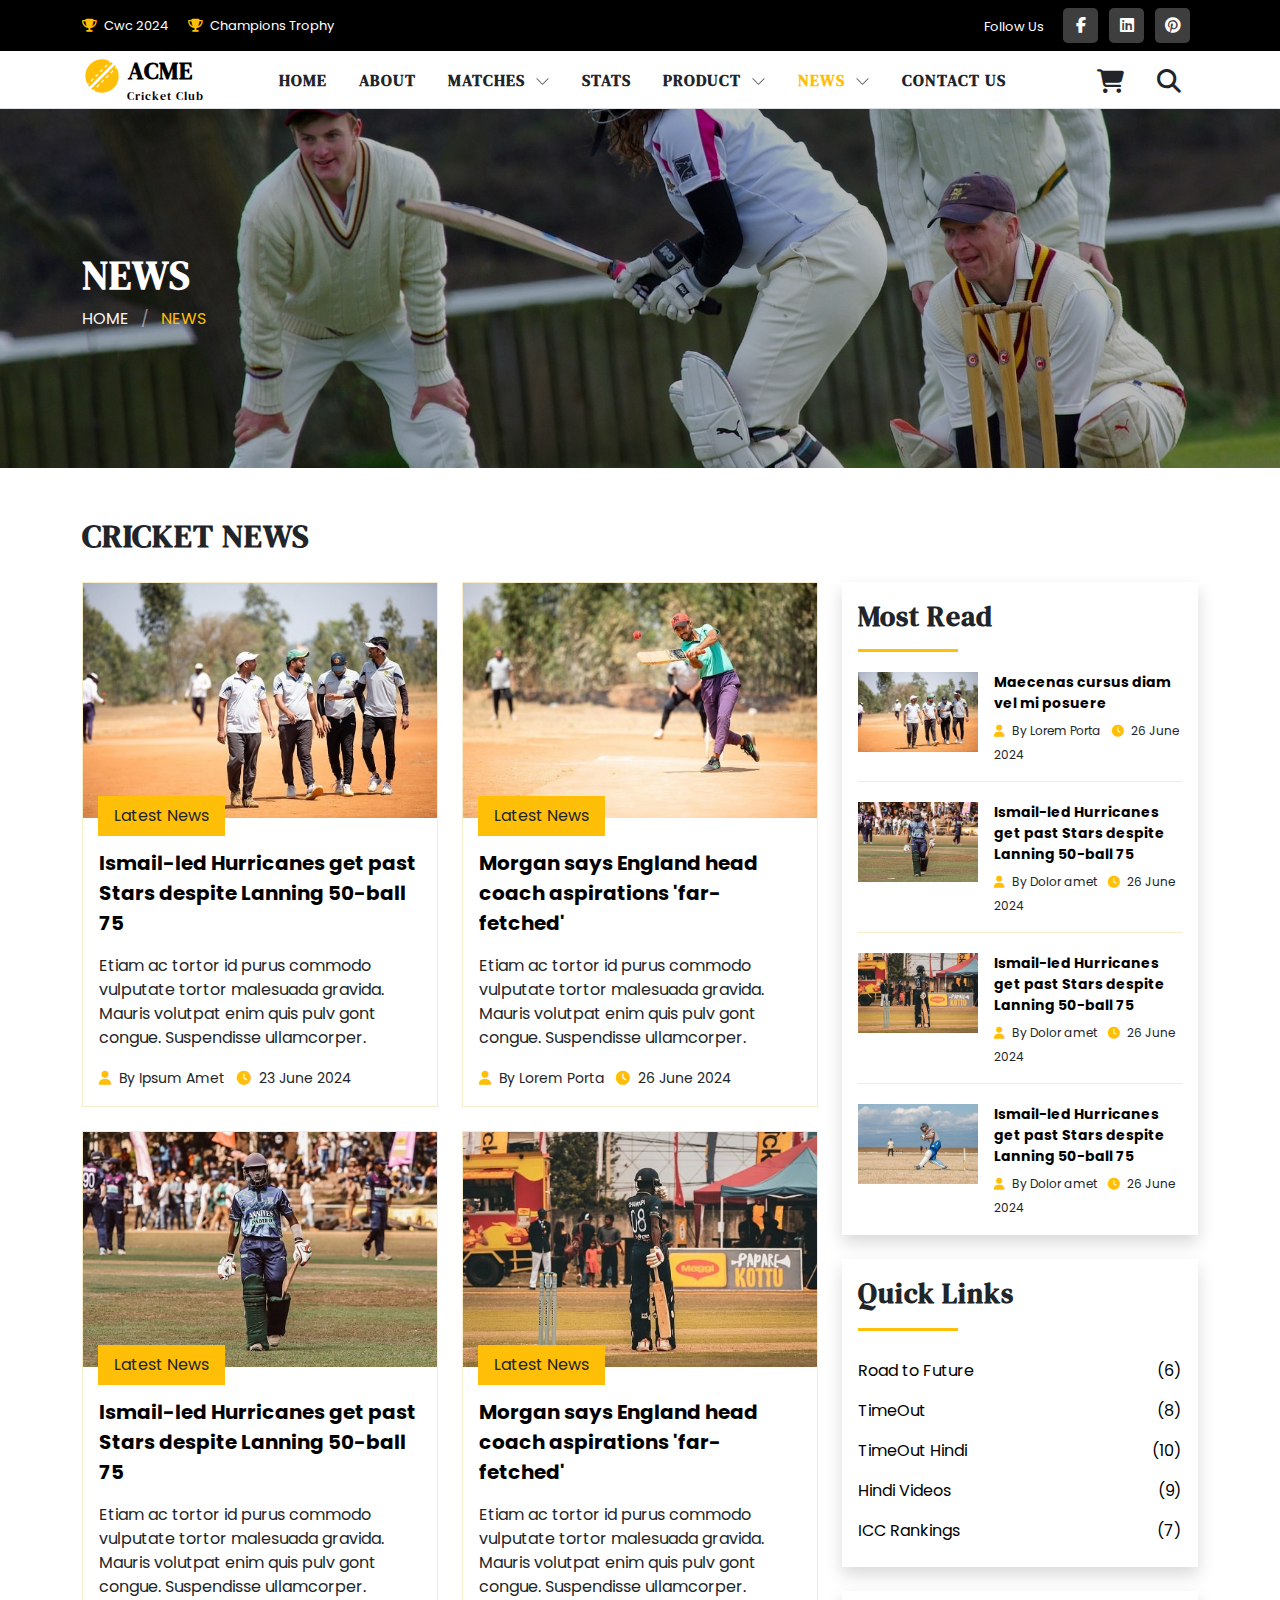
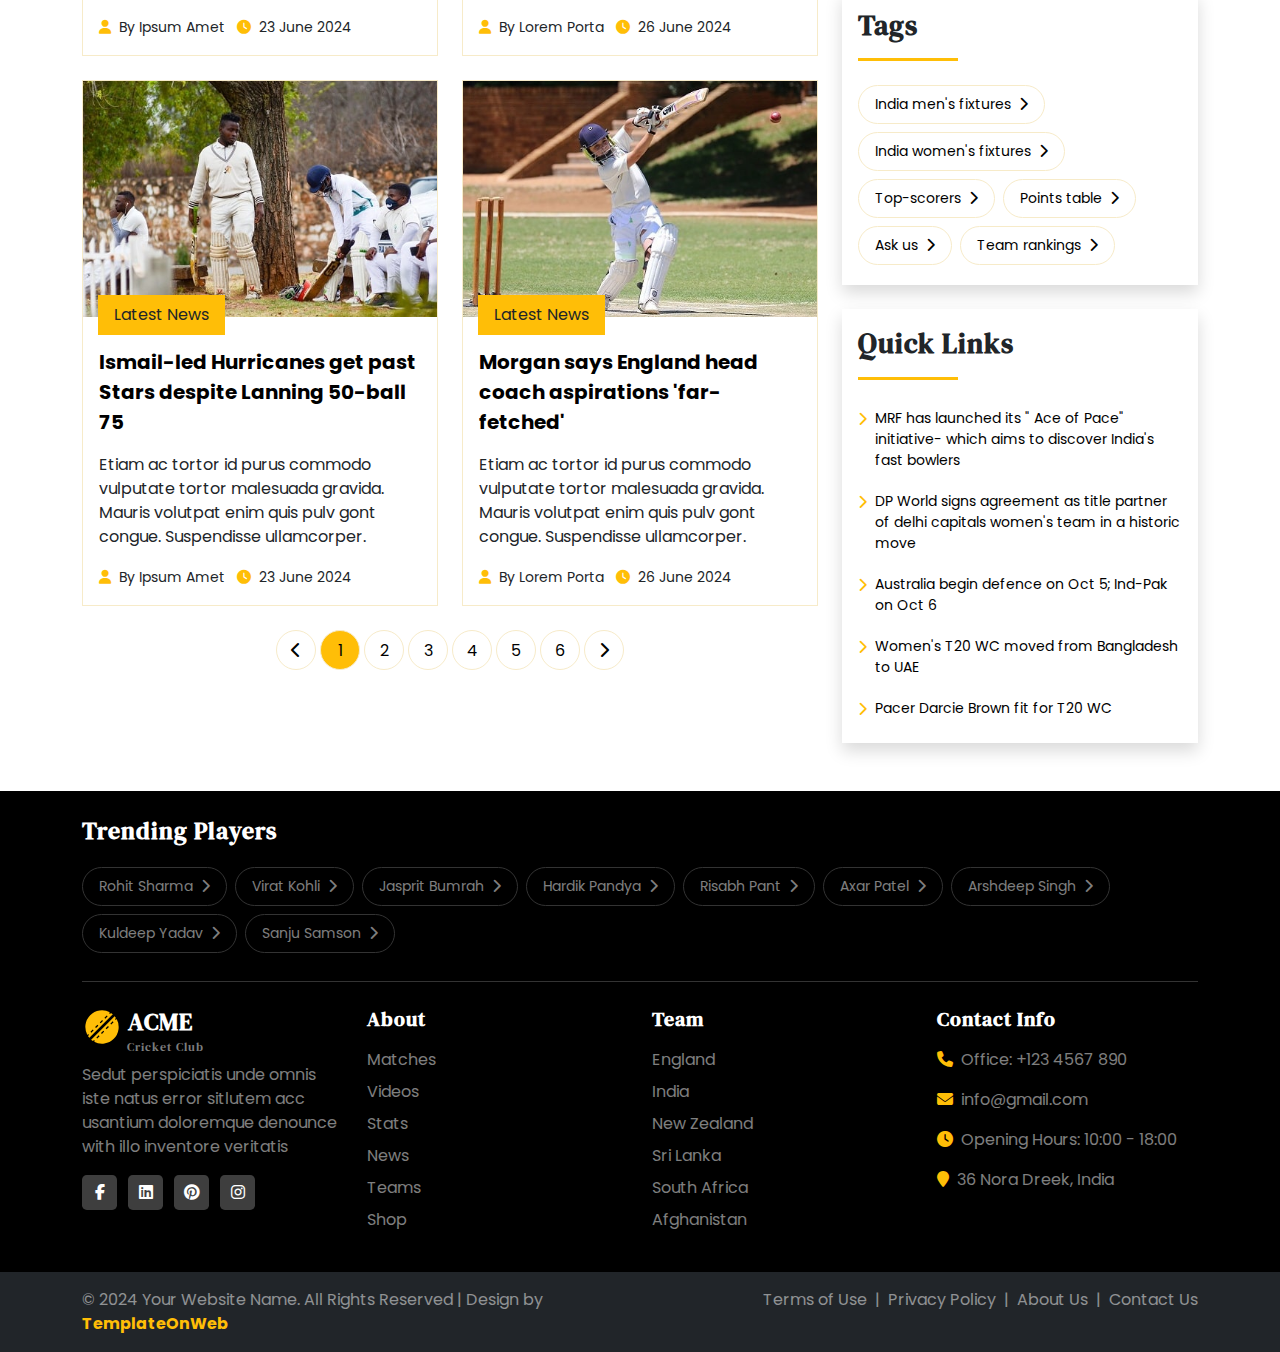
<file: news.html>
<!DOCTYPE html>
<html lang="en">
<head>
	<meta charset="utf-8">
	<meta http-equiv="X-UA-Compatible" content="IE=edge">
	<meta name="viewport" content="width=device-width, initial-scale=1">
	<title>Cricket Club</title>
	<link href="css/bootstrap.min.css" rel="stylesheet" >
	 <link href="fonts/css/fontawesome.min.css" rel="stylesheet" >
	<link href="fonts/css/brands.min.css" rel="stylesheet" />
    <link href="fonts/css/solid.min.css" rel="stylesheet" />
	<link href="css/global.css" rel="stylesheet">
	<link href="css/news.css" rel="stylesheet">
    <link href="https://fonts.googleapis.com/css2?family=Poppins&display=swap" rel="stylesheet">
	<link href="https://fonts.googleapis.com/css2?family=DM+Serif+Text:ital@0;1&display=swap" rel="stylesheet">
	<link href="css/flag-icons.css" rel="stylesheet">

</head>
<body>

<section id="top" class="pt-2 pb-2 bg-black">
 <div class="container-xl">
  <div class="row top_1">
    <div class="col-md-6">
	 <div class="top_1_left mt-2">
	  <ul class="mb-0  font_13">
	   <li class="me-3 d-inline-block"><a class="text-white link" href="#"><i class="fa fa-trophy col_yell me-1"></i> Cwc 2024</a></li>
	   <li class="d-inline-block"><a class="text-white link" href="#"><i class="fa fa-trophy col_yell me-1"></i> Champions Trophy</a></li>
	  </ul>
	 </div>
	</div>
	<div class="col-md-6">
	 <div class="top_1_right text-end">
	   <ul class="mb-0 font_13 social_link">
	   <li class="me-3 text-white d-inline-block">Follow Us</li>
	   <li class="me-2 text-white d-inline-block"><a class="d-block bg_grey text-white rounded-3 text-center fs-6 bg_yell_hover" href="#"><i class="fa-brands fa-facebook-f"></i></a></li>
	   <li class="me-2 text-white d-inline-block"><a class="d-block bg_grey text-white rounded-3 text-center fs-6 bg_yell_hover" href="#"><i class="fa-brands fa-linkedin"></i></a></li>
	   <li class="me-2 text-white d-inline-block"><a class="d-block bg_grey text-white rounded-3 text-center fs-6 bg_yell_hover" href="#"><i class="fa-brands fa-pinterest"></i></a></li>
	  </ul>
	 </div>
	</div>
  </div>
 </div>
</section>

<section id="header">
   <nav class="navbar navbar-expand-lg navbar-light w-100 border-bottom">
      <div class="container-xl">
          <b class="logo"><a class="fs-4 family_1" href="index.html"><svg xmlns="http://www.w3.org/2000/svg" width="40" height="40" viewBox="0 0 24 24" style="fill: #ffbe07;transform: ;msFilter: ;"><path d="m3.67 16.26.54.53-.62.61a9 9 0 0 0 .84 1.11L18.51 4.42a10.93 10.93 0 0 0-1.1-.83l-.62.61-.53-.53.48-.48A10 10 0 0 0 3.2 16.74zM14.86 5.07l.53.53L14 7l-.53-.53zm-2.79 2.8.52.53-1.39 1.4-.53-.53zm-2.8 2.8.53.53-1.4 1.39-.53-.53zm-2.8 2.79L7 14l-1.4 1.4-.53-.53zm.12 6.95.62-.61.53.53-.48.48A10 10 0 0 0 20.8 7.26l-.47.48-.54-.53.62-.61a9 9 0 0 0-.84-1.11L5.49 19.58a10.93 10.93 0 0 0 1.1.83zM18.4 8.61l.53.53-1.4 1.4L17 10zm-2.8 2.8.53.53-1.4 1.39-.53-.53zm-2.8 2.79.53.53-1.39 1.4-.54-.53zM10 17l.53.53-1.4 1.4-.53-.53z"></path></svg> ACME <br> <span class="font_12 fw-normal">Cricket Club</span></a></b>
         <button class="navbar-toggler offcanvas-nav-btn  ms-auto me-3" type="button">
            <img src="image/icons-svg/list.svg" width="40" height="40" alt="Open TemplateOnweb website menu"/>
         </button>
         <div class="offcanvas offcanvas-start offcanvas-nav" style="width: 20rem">
            <div class="offcanvas-header shadow">
			    <b class="logo"><a class="fs-4 family_1" href="index.html"><svg xmlns="http://www.w3.org/2000/svg" width="40" height="40" viewBox="0 0 24 24" style="fill: #ffbe07;transform: ;msFilter: ;"><path d="m3.67 16.26.54.53-.62.61a9 9 0 0 0 .84 1.11L18.51 4.42a10.93 10.93 0 0 0-1.1-.83l-.62.61-.53-.53.48-.48A10 10 0 0 0 3.2 16.74zM14.86 5.07l.53.53L14 7l-.53-.53zm-2.79 2.8.52.53-1.39 1.4-.53-.53zm-2.8 2.8.53.53-1.4 1.39-.53-.53zm-2.8 2.79L7 14l-1.4 1.4-.53-.53zm.12 6.95.62-.61.53.53-.48.48A10 10 0 0 0 20.8 7.26l-.47.48-.54-.53.62-.61a9 9 0 0 0-.84-1.11L5.49 19.58a10.93 10.93 0 0 0 1.1.83zM18.4 8.61l.53.53-1.4 1.4L17 10zm-2.8 2.8.53.53-1.4 1.39-.53-.53zm-2.8 2.79.53.53-1.39 1.4-.54-.53zM10 17l.53.53-1.4 1.4-.53-.53z"></path></svg> ACME <br> <span class="font_12 fw-normal">Cricket Club</span></a></b>
               <img src="image/icons-svg/x.svg" width="40" height="40" class="ms-auto" data-bs-dismiss="offcanvas" aria-label="Close" alt="Close TemplateOnweb website menu"/>
			   
            </div>
            <div class="offcanvas-body pt-0 align-items-center">
               <ul class="navbar-nav align-items-lg-center ms-auto">
			      <li class="nav-item"> 
				      <a class="nav-link dropdown-toggle" href="index.html" title="Visit home page">
					  Home
					  </a>
				  </li>
				  <li class="nav-item"> 
				      <a class="nav-link dropdown-toggle" href="about.html" title="Visit home page">
					  About
					  </a>
				  </li>
				  
				 <li class="nav-item dropdown drop_border">
          <a class="nav-link dropdown-toggle" href="#" id="navbarDropdown" role="button" data-bs-toggle="dropdown" aria-expanded="false">
            Matches<img src="image/icons-svg/chevron-down.svg" width="15" height="15" alt="Submenu open/close icon">
          </a>
          <ul class="dropdown-menu drop_1 shadow" aria-labelledby="navbarDropdown">
            <li><a class="dropdown-item" href="matches.html"> Live</a></li>
			<li><a class="dropdown-item border-0" href="scorecard.html"> Scorecard</a></li>
          </ul>
        </li>
				  
				  <li class="nav-item"> 
				      <a class="nav-link dropdown-toggle" href="stats.html" title="Visit home page">
					  Stats
					  </a>
				  </li>
                  
		
		           <li class="nav-item dropdown drop_border">
          <a class="nav-link dropdown-toggle" href="#" id="navbarDropdown" role="button" data-bs-toggle="dropdown" aria-expanded="false">
            Product<img src="image/icons-svg/chevron-down.svg" width="15" height="15" alt="Submenu open/close icon">
          </a>
          <ul class="dropdown-menu drop_1 shadow" aria-labelledby="navbarDropdown">
            <li><a class="dropdown-item" href="shop.html"> Product</a></li>
			<li><a class="dropdown-item" href="detail.html"> Product Detail</a></li>
			<li><a class="dropdown-item" href="cart.html"> Shopping Cart</a></li>
			<li><a class="dropdown-item border-0" href="checkout.html"> Checkout</a></li>
          </ul>
        </li>
		
		         <li class="nav-item dropdown drop_border">
          <a class="nav-link dropdown-toggle active" href="#" id="navbarDropdown" role="button" data-bs-toggle="dropdown" aria-expanded="false">
            News<img src="image/icons-svg/chevron-down.svg" width="15" height="15" alt="Submenu open/close icon">
          </a>
          <ul class="dropdown-menu drop_1 shadow" aria-labelledby="navbarDropdown">
            <li><a class="dropdown-item" href="news.html"> News</a></li>
			<li><a class="dropdown-item border-0" href="news_detail.html"> News Detail</a></li>
          </ul>
        </li>
		
				  
				  <li class="nav-item"> 
				      <a class="nav-link dropdown-toggle" href="contact.html" title="Visit home page">
					 Contact Us
					  </a>
				  </li>
				  
               </ul>
			   <ul class="navbar-nav align-items-lg-center ms-auto">
			        <li class="nav-item dropdown">
          <a class="nav-link dropdown-toggle drop_togn nav_hide fs-4 mt-1" href="#" id="navbarDropdown" role="button" data-bs-toggle="dropdown" aria-expanded="false">
            <i class="fa fa-shopping-cart"></i>
          </a>
          <ul class="dropdown-menu drop_cart shadow rounded-0 border-0" aria-labelledby="navbarDropdown" style="">
						<li>
						 <div class="drop_1i row">
						  <div class="col-md-6 col-6">
						   <div class="drop_1il"><h5 class="fs-6">2 ITEMS</h5></div>
						  </div>
						  <div class="col-md-6 col-6">
						   <div class="drop_1il text-end"><h5 class="fs-6"><a href="cart.html">VIEW CART</a></h5></div>
						  </div>
						 </div>
						 <div class="drop_1i1 row">
						  <div class="col-md-6 col-6">
						   <div class="drop_1i1l"><h6 class="font_14"><a href="#">Nulla Quis</a> <br> <span class="fw-normal d-inline-block mt-1 font_12">1x - $89.00</span></h6></div>
						  </div>
						  <div class="col-md-4 col-4">
						   <div class="drop_1i1r"><a href="#"><img src="image/47.jpg" class="img-fluid" alt="abc"></a></div>
						  </div>
						  <div class="col-md-2 col-2">
						   <div class="drop_1i1l text-end"><h6> <span><i class="fa fa-trash"></i></span></h6></div>
						  </div>
						 </div>
						 <div class="drop_1i1 row">
						  <div class="col-md-6 col-6">
						   <div class="drop_1i1l"><h6 class="font_14"><a href="#">Eget Nulla</a> <br> <span class="fw-normal d-inline-block mt-1 font_12">1x - $49.00</span></h6></div>
						  </div>
						  <div class="col-md-4 col-4">
						   <div class="drop_1i1r"><a href="#"><img src="image/48.jpg" class="img-fluid" alt="abc"></a></div>
						  </div>
						  <div class="col-md-2 col-2">
						   <div class="drop_1i1l text-end"><h6> <span><i class="fa fa-trash"></i></span></h6></div>
						  </div>
						 </div>
						 <div class="drop_1i2 row">
						  <div class="col-md-6 col-6">
						   <div class="drop_1il"><h5 class="fs-6">TOTAL</h5></div>
						  </div>
						  <div class="col-md-6 col-6">
						   <div class="drop_1il text-end"><h5 class="fs-6">$142.00</h5></div>
						  </div>
						 </div>
						 <div class="drop_1i3 text-center row">
						  <div class="col-md-12 col-12">
						    <ul class="mb-0">
							 <li class="d-inline-block mx-1"><a class="button px-3 pt-2 pb-2 font_14" href="#">View Order</a></li>
							 <li class="d-inline-block mx-1"><a class="button_1 px-3 pb-2 pt-2 font_14" href="#">Checkout</a></li>
							</ul>
						  </div>
						 </div>
						</li>
					  </ul>
        </li>
				    <li class="nav-item dropdown">
          <a class="dropdown-toggle nav_hide nav-link fs-4 mt-1" href="#" id="navbarDropdown" role="button" data-bs-toggle="dropdown" aria-expanded="false">
            <i class="fa fa-search"></i>
          </a>
		<ul class="dropdown-menu drop_search p-3 shadow" aria-labelledby="navbarDropdown" style="">
		<form class="navbar-form" role="search">
		<div class="input-group">
			<input type="text" class="form-control font_14" placeholder="Search Keyword">
			<span class="input-group-btn">
				<button class="btn btn-primary bg_yell border-0 rounded-0 p-2 px-3" type="button">
					<i class="fa fa-search"></i> </button>
			</span>
		</div>
		</form>
		</ul>
        </li>
                 </ul>
            </div>
         </div>    
		 
         </div>
      </div>
   </nav>
</section>

<section id="center" class="center_news">
 <div class="center_om bg_back">
   <div class="container-xl">
    <div class="row center_o1">
     <div class="col-md-12">
	   <h1 class="text-white">NEWS</h1>
	   <h6 class="mb-0 col_yell"><a class="text-light" href="#">HOME</a> <span class="text-white-50 mx-2">/</span> NEWS</h6>
	 </div>
   </div>
 </div>
 </div>
</section>

<section id="news" class="pt-5 pb-5">
 <div class="container-xl">
   <div class="row news_1">
     <h2 class="mb-4">CRICKET NEWS</h2>
     <div class="col-md-8">
	   <div class="news_1_left">
	      <div class="news_1_right_inner row row-cols-1  row-cols-md-2 row-cols-sm-2">
			<div class="col">
				<div class="news_1_left border_light">
					<div class="news_1_left1 position-relative">
						<div class="news_1_left1_inner">
						  <a href="news_detail.html"><img src="image/32.jpg" alt="abc" class="img-fluid"></a>
						</div>
						<div class="news_1_left1_inner1 position-absolute">
						  <span class="d-inline-block bg_yell  p-2 px-3">Latest News</span>
						</div>
					</div>
					<div class="news_1_left2 p-3 pt-0">
						<b class="fs-5 d-block"><a href="news_detail.html"> Ismail-led Hurricanes get past Stars despite Lanning 50-ball 75 </a></b>
						<p class="mt-3">Etiam ac tortor id purus commodo vulputate tortor malesuada gravida. Mauris volutpat enim quis pulv gont congue. Suspendisse ullamcorper.</p>
						<span class="font_14"><i class="fa fa-user col_yell me-1"></i> By  Ipsum Amet <i class="fa fa-clock col_yell me-1 ms-2"></i> 23 June 2024</span>
					</div>
				</div>
			</div>
			<div class="col">
				<div class="news_1_left border_light">
					<div class="news_1_left1 position-relative">
						<div class="news_1_left1_inner">
						  <a href="news_detail.html"><img src="image/33.jpg" alt="abc" class="img-fluid"></a>
						</div>
						<div class="news_1_left1_inner1 position-absolute">
						  <span class="d-inline-block bg_yell  p-2 px-3">Latest News</span>
						</div>
					</div>
					<div class="news_1_left2 p-3 pt-0">
						<b class="fs-5 d-block"><a href="news_detail.html"> Morgan says England head coach aspirations 'far-fetched' </a></b>
						<p class="mt-3">Etiam ac tortor id purus commodo vulputate tortor malesuada gravida. Mauris volutpat enim quis pulv gont congue. Suspendisse ullamcorper.</p>
						<span class="font_14"><i class="fa fa-user col_yell me-1"></i> By  Lorem Porta <i class="fa fa-clock col_yell me-1 ms-2"></i> 26 June 2024</span>
					</div>
				</div>
			</div>
			<div class="col mt-4">
				<div class="news_1_left border_light">
					<div class="news_1_left1 position-relative">
						<div class="news_1_left1_inner">
						  <a href="news_detail.html"><img src="image/34.jpg" alt="abc" class="img-fluid"></a>
						</div>
						<div class="news_1_left1_inner1 position-absolute">
						  <span class="d-inline-block bg_yell  p-2 px-3">Latest News</span>
						</div>
					</div>
					<div class="news_1_left2 p-3 pt-0">
						<b class="fs-5 d-block"><a href="news_detail.html"> Ismail-led Hurricanes get past Stars despite Lanning 50-ball 75 </a></b>
						<p class="mt-3">Etiam ac tortor id purus commodo vulputate tortor malesuada gravida. Mauris volutpat enim quis pulv gont congue. Suspendisse ullamcorper.</p>
						<span class="font_14"><i class="fa fa-user col_yell me-1"></i> By  Ipsum Amet <i class="fa fa-clock col_yell me-1 ms-2"></i> 23 June 2024</span>
					</div>
				</div>
			</div>
			<div class="col mt-4">
				<div class="news_1_left border_light">
					<div class="news_1_left1 position-relative">
						<div class="news_1_left1_inner">
						  <a href="news_detail.html"><img src="image/35.jpg" alt="abc" class="img-fluid"></a>
						</div>
						<div class="news_1_left1_inner1 position-absolute">
						  <span class="d-inline-block bg_yell  p-2 px-3">Latest News</span>
						</div>
					</div>
					<div class="news_1_left2 p-3 pt-0">
						<b class="fs-5 d-block"><a href="news_detail.html"> Morgan says England head coach aspirations 'far-fetched' </a></b>
						<p class="mt-3">Etiam ac tortor id purus commodo vulputate tortor malesuada gravida. Mauris volutpat enim quis pulv gont congue. Suspendisse ullamcorper.</p>
						<span class="font_14"><i class="fa fa-user col_yell me-1"></i> By  Lorem Porta <i class="fa fa-clock col_yell me-1 ms-2"></i> 26 June 2024</span>
					</div>
				</div>
			</div>
			<div class="col mt-4">
				<div class="news_1_left border_light">
					<div class="news_1_left1 position-relative">
						<div class="news_1_left1_inner">
						  <a href="news_detail.html"><img src="image/36.jpg" alt="abc" class="img-fluid"></a>
						</div>
						<div class="news_1_left1_inner1 position-absolute">
						  <span class="d-inline-block bg_yell  p-2 px-3">Latest News</span>
						</div>
					</div>
					<div class="news_1_left2 p-3 pt-0">
						<b class="fs-5 d-block"><a href="news_detail.html"> Ismail-led Hurricanes get past Stars despite Lanning 50-ball 75 </a></b>
						<p class="mt-3">Etiam ac tortor id purus commodo vulputate tortor malesuada gravida. Mauris volutpat enim quis pulv gont congue. Suspendisse ullamcorper.</p>
						<span class="font_14"><i class="fa fa-user col_yell me-1"></i> By  Ipsum Amet <i class="fa fa-clock col_yell me-1 ms-2"></i> 23 June 2024</span>
					</div>
				</div>
			</div>
			<div class="col mt-4">
				<div class="news_1_left border_light">
					<div class="news_1_left1 position-relative">
						<div class="news_1_left1_inner">
						  <a href="news_detail.html"><img src="image/37.jpg" alt="abc" class="img-fluid"></a>
						</div>
						<div class="news_1_left1_inner1 position-absolute">
						  <span class="d-inline-block bg_yell  p-2 px-3">Latest News</span>
						</div>
					</div>
					<div class="news_1_left2 p-3 pt-0">
						<b class="fs-5 d-block"><a href="news_detail.html"> Morgan says England head coach aspirations 'far-fetched' </a></b>
						<p class="mt-3">Etiam ac tortor id purus commodo vulputate tortor malesuada gravida. Mauris volutpat enim quis pulv gont congue. Suspendisse ullamcorper.</p>
						<span class="font_14"><i class="fa fa-user col_yell me-1"></i> By  Lorem Porta <i class="fa fa-clock col_yell me-1 ms-2"></i> 26 June 2024</span>
					</div>
				</div>
			</div>
		</div>
		  <div class="news_3 mt-4">
		   <ul class="mt-3 mb-0 paginate_news paginate text-center">
		   <li class="d-inline-block"><a class="border_light d-block rounded-circle" href="news_detail.html"><i class="fa fa-chevron-left"></i> </a></li>
		  <li class="d-inline-block"><a class="border_light d-block rounded-circle active" href="news_detail.html">1</a></li>
		  <li class="d-inline-block"><a class="border_light d-block rounded-circle" href="news_detail.html">2</a></li>
		  <li class="d-inline-block"><a class="border_light d-block rounded-circle" href="news_detail.html">3</a></li>
		  <li class="d-inline-block"><a class="border_light d-block rounded-circle" href="news_detail.html">4</a></li>
		  <li class="d-inline-block"><a class="border_light d-block rounded-circle" href="news_detail.html">5</a></li>
		  <li class="d-inline-block"><a class="border_light d-block rounded-circle" href="news_detail.html">6</a></li>
		  <li class="d-inline-block"><a class="border_light d-block rounded-circle" href="news_detail.html"><i class="fa fa-chevron-right"></i></a></li>
		 </ul>
		  </div>
	   </div>
	 </div>
	 <div class="col-md-4">
	   <div class="news_1_right">
	     <div class="news_1_right_1 shadow p-3">
		   <h3>Most Read</h3>
		   <hr class="line">
		   <ul class="mb-0">
		    <li class="d-flex">
			 <a href="news_detail.html"><img src="image/5.jpg" width="120"  alt="abc"></a>
			 <span class="ms-3">
			 <b class="d-block font_14 mb-1"><a href="news_detail.html">Maecenas cursus diam vel mi posuere</a> </b>
			 <span class="font_12"><i class="fa fa-user col_yell me-1"></i> By  Lorem Porta <i class="fa fa-clock col_yell me-1 ms-2"></i> 26 June 2024</span>
			 </span>
			</li>
			<li><hr></li>
			<li class="d-flex">
			 <a href="news_detail.html"><img src="image/6.jpg" width="120" alt="abc"></a>
			 <span class="ms-3">
			 <b class="d-block font_14 mb-1"><a href="news_detail.html">Ismail-led Hurricanes get past Stars despite Lanning 50-ball 75</a> </b>
			 <span class="font_12"><i class="fa fa-user col_yell me-1"></i> By  Dolor amet <i class="fa fa-clock col_yell me-1 ms-2"></i> 26 June 2024</span>
			 </span>
			</li>
			<li><hr></li>
			<li class="d-flex">
			 <a href="news_detail.html"><img src="image/7.jpg" width="120" alt="abc"></a>
			 <span class="ms-3">
			 <b class="d-block font_14 mb-1"><a href="news_detail.html">Ismail-led Hurricanes get past Stars despite Lanning 50-ball 75</a> </b>
			 <span class="font_12"><i class="fa fa-user col_yell me-1"></i> By  Dolor amet <i class="fa fa-clock col_yell me-1 ms-2"></i> 26 June 2024</span>
			 </span>
			</li>
			<li><hr></li>
			<li class="d-flex">
			 <a href="news_detail.html"><img src="image/12.jpg" width="120" alt="abc"></a>
			 <span class="ms-3">
			 <b class="d-block font_14 mb-1"><a href="news_detail.html">Ismail-led Hurricanes get past Stars despite Lanning 50-ball 75</a> </b>
			 <span class="font_12"><i class="fa fa-user col_yell me-1"></i> By  Dolor amet <i class="fa fa-clock col_yell me-1 ms-2"></i> 26 June 2024</span>
			 </span>
			</li>
		   </ul>
		 </div>
	     <div class="playlist shadow pt-3 pb-3 mt-4">
	      <h3 class="mb-3 px-3">Quick Links</h3>
		  <hr class="line mx-3">
		  <ul class="mb-0">
				  <li><a class="d-block p-2 px-3 bg_hover" href="news_detail.html">Road to Future <span class="float-end">(6)</span></a></li>
				  <li><a class="d-block p-2 px-3 bg_hover" href="news_detail.html">TimeOut <span class="float-end">(8)</span></a></li>
				  <li><a class="d-block p-2 px-3 bg_hover" href="news_detail.html">TimeOut Hindi <span class="float-end">(10)</span></a></li>
				  <li><a class="d-block p-2 px-3 bg_hover" href="news_detail.html">Hindi Videos <span class="float-end">(9)</span></a></li>
				  <li><a class="d-block p-2 px-3 bg_hover" href="news_detail.html">ICC Rankings <span class="float-end">(7)</span></a></li>
				 </ul>
	   </div>
	   <div class="news_1_right_1 shadow p-3 mt-4">
		   <h3>Tags</h3>
		   <hr class="line">
		   <ul class="d-flex flex-wrap mb-0 font_14">
	   <li class="me-2 mt-1 mb-1"><a class="border_light d-block p-2 px-3 rounded-pill" href="news_detail.html">India men's fixtures <i class="fa fa-chevron-right font_10 ms-1"></i></a></li>
	   <li class="me-2 mt-1 mb-1"><a class="border_light d-block p-2 px-3 rounded-pill" href="news_detail.html">India women's fixtures <i class="fa fa-chevron-right font_10 ms-1"></i></a></li>
	   <li class="me-2 mt-1 mb-1"><a class="border_light d-block p-2 px-3 rounded-pill" href="news_detail.html">Top-scorers <i class="fa fa-chevron-right font_10 ms-1"></i></a></li>
	   <li class="me-2 mt-1 mb-1"><a class="border_light d-block p-2 px-3 rounded-pill" href="news_detail.html">Points table <i class="fa fa-chevron-right font_10 ms-1"></i></a></li>
	   <li class="me-2 mt-1 mb-1"><a class="border_light d-block p-2 px-3 rounded-pill" href="news_detail.html">Ask us <i class="fa fa-chevron-right font_10 ms-1"></i></a></li>
	   <li class="me-2 mt-1 mb-1"><a class="border_light d-block p-2 px-3 rounded-pill" href="news_detail.html">Team rankings <i class="fa fa-chevron-right font_10 ms-1"></i></a></li>
	 </ul>
		 </div>
		 <div class="playlist shadow pt-3 pb-3 mt-4">
	      <h3 class="mb-3 px-3">Quick Links</h3>
		  <hr class="line mx-3">
		  <ul class="mb-0 font_14">
			   <li class="d-flex bg_hover p-2 px-3"><i class="fa fa-chevron-right col_yell me-2 font_10 mt-1"></i> <a href="news_detail.html"> MRF has launched its " Ace of Pace" initiative- which aims to discover India's fast bowlers</a></li>
			   <li class="mt-1 d-flex bg_hover p-2 px-3"><i class="fa fa-chevron-right col_yell me-2 font_10 mt-1"></i> <a href="news_detail.html"> 
DP World signs agreement as title partner of delhi capitals women's team in a historic move</a></li>
			   <li class="mt-1 d-flex bg_hover p-2 px-3"><i class="fa fa-chevron-right col_yell me-2 font_10 mt-1"></i> <a href="news_detail.html"> Australia begin defence on Oct 5; Ind-Pak on Oct 6</a></li>
			   <li class="mt-1 d-flex bg_hover p-2 px-3"><i class="fa fa-chevron-right col_yell me-2 font_10 mt-1"></i> <a href="news_detail.html"> Women's T20 WC moved from Bangladesh to UAE</a></li>
			   <li class="mt-1 d-flex bg_hover p-2 px-3"><i class="fa fa-chevron-right col_yell me-2 font_10 mt-1"></i> <a href="news_detail.html"> Pacer Darcie Brown fit for T20 WC</a></li>
			 </ul>
	   </div>
	   </div>
	 </div>
   </div>
 </div>
</section>

<section id="footer" class="pt-4 pb-4 bg-black">
 <div class="container-xl">
      <div class="footer_1 row mb-4">
	   <div class="col-md-12">
		<h4 class="text-white mb-3">Trending Players</h4>
		<ul class="d-flex flex-wrap mb-0 font_14">
	   <li class="me-2 mt-1 mb-1"><a class="dark_border d-block p-2 px-3 rounded-pill text-white-50 link" href="#">Rohit Sharma <i class="fa fa-chevron-right font_10 ms-1"></i></a></li>
	   <li class="me-2 mt-1 mb-1"><a class="dark_border d-block p-2 px-3 rounded-pill text-white-50 link" href="#">Virat Kohli <i class="fa fa-chevron-right font_10 ms-1"></i></a></li>
	   <li class="me-2 mt-1 mb-1"><a class="dark_border d-block p-2 px-3 rounded-pill text-white-50 link" href="#">Jasprit Bumrah <i class="fa fa-chevron-right font_10 ms-1"></i></a></li>
	   <li class="me-2 mt-1 mb-1"><a class="dark_border d-block p-2 px-3 rounded-pill text-white-50 link" href="#">Hardik Pandya <i class="fa fa-chevron-right font_10 ms-1"></i></a></li>
	   <li class="me-2 mt-1 mb-1"><a class="dark_border d-block p-2 px-3 rounded-pill text-white-50 link" href="#">Risabh Pant <i class="fa fa-chevron-right font_10 ms-1"></i></a></li>
	   <li class="me-2 mt-1 mb-1"><a class="dark_border d-block p-2 px-3 rounded-pill text-white-50 link" href="#">Axar Patel <i class="fa fa-chevron-right font_10 ms-1"></i></a></li>
	      <li class="me-2 mt-1 mb-1"><a class="dark_border d-block p-2 px-3 rounded-pill text-white-50 link" href="#">Arshdeep Singh <i class="fa fa-chevron-right font_10 ms-1"></i></a></li>
		     <li class="me-2 mt-1 mb-1"><a class="dark_border d-block p-2 px-3 rounded-pill text-white-50 link" href="#">Kuldeep Yadav <i class="fa fa-chevron-right font_10 ms-1"></i></a></li>
			    <li class="me-2 mt-1 mb-1"><a class="dark_border d-block p-2 px-3 rounded-pill text-white-50 link" href="#">Sanju Samson <i class="fa fa-chevron-right font_10 ms-1"></i></a></li>
	 </ul>
	   </div>
      </div><hr class="hr_dark">
      <div class="footer_2 row row-cols-1 row-cols-sm-2  row-cols-md-4">
	     <div class="col">
		   <div class="footer_2_left">
		      <b class="logo"><a class="fs-4 family_1 text-white" href="index.html"><svg xmlns="http://www.w3.org/2000/svg" width="40" height="40" viewBox="0 0 24 24" style="fill: #ffbe07;transform: ;msFilter: ;"><path d="m3.67 16.26.54.53-.62.61a9 9 0 0 0 .84 1.11L18.51 4.42a10.93 10.93 0 0 0-1.1-.83l-.62.61-.53-.53.48-.48A10 10 0 0 0 3.2 16.74zM14.86 5.07l.53.53L14 7l-.53-.53zm-2.79 2.8.52.53-1.39 1.4-.53-.53zm-2.8 2.8.53.53-1.4 1.39-.53-.53zm-2.8 2.79L7 14l-1.4 1.4-.53-.53zm.12 6.95.62-.61.53.53-.48.48A10 10 0 0 0 20.8 7.26l-.47.48-.54-.53.62-.61a9 9 0 0 0-.84-1.11L5.49 19.58a10.93 10.93 0 0 0 1.1.83zM18.4 8.61l.53.53-1.4 1.4L17 10zm-2.8 2.8.53.53-1.4 1.39-.53-.53zm-2.8 2.79.53.53-1.39 1.4-.54-.53zM10 17l.53.53-1.4 1.4-.53-.53z"></path></svg> ACME <br> <span class="font_12 fw-normal text-white-50">Cricket Club</span></a></b>
			  <p class="text-white-50 mt-3">Sedut perspiciatis unde omnis iste natus error sitlutem acc usantium doloremque denounce with illo inventore veritatis</p>
			  <ul class="mb-0 font_13 social_link">
	   <li class="me-2 text-white d-inline-block"><a class="d-block bg_grey text-white rounded-3 text-center fs-6 bg_yell_hover" href="#"><i class="fa-brands fa-facebook-f"></i></a></li>
	   <li class="me-2 text-white d-inline-block"><a class="d-block bg_grey text-white rounded-3 text-center fs-6 bg_yell_hover" href="#"><i class="fa-brands fa-linkedin"></i></a></li>
	   <li class="me-2 text-white d-inline-block"><a class="d-block bg_grey text-white rounded-3 text-center fs-6 bg_yell_hover" href="#"><i class="fa-brands fa-pinterest"></i></a></li>
	    <li class="me-2 text-white d-inline-block"><a class="d-block bg_grey text-white rounded-3 text-center fs-6 bg_yell_hover" href="#"><i class="fa-brands fa-instagram"></i></a></li>
	  </ul>
		   </div>
		 </div>
		 <div class="col">
		   <div class="footer_2_left">
		     <h5 class="text-white mt-1 mb-3">About</h5>
			 <ul>
			  <li><a class="link text-white-50" href="#">Matches</a></li>
			  <li class="mt-2"><a class="link text-white-50" href="#">Videos</a></li>
			  <li class="mt-2"><a class="link text-white-50" href="#">Stats</a></li>
			  <li class="mt-2"><a class="link text-white-50" href="#">News</a></li>
			  <li class="mt-2"><a class="link text-white-50" href="#">Teams</a></li>
			  <li class="mt-2"><a class="link text-white-50" href="#">Shop</a></li>
			 </ul>
		   </div>
		 </div>
		 <div class="col">
		   <div class="footer_2_left">
		     <h5 class="text-white mt-1 mb-3">Team</h5>
			 <ul>
			  <li><a class="link text-white-50" href="#">England</a></li>
			  <li class="mt-2"><a class="link text-white-50" href="#">India</a></li>
			  <li class="mt-2"><a class="link text-white-50" href="#">New Zealand</a></li>
			  <li class="mt-2"><a class="link text-white-50" href="#">Sri Lanka</a></li>
			  <li class="mt-2"><a class="link text-white-50" href="#">South Africa</a></li>
			  <li class="mt-2"><a class="link text-white-50" href="#">Afghanistan</a></li>
			 </ul>
		   </div>
		 </div>
		 <div class="col">
		   <div class="footer_2_left">
		     <h5 class="text-white mt-1 mb-3">Contact Info</h5>
			 <ul>
			  <li><a class="link text-white-50" href="#"><i class="fa fa-phone me-1 col_yell"></i> Office: +123 4567 890</a></li>
			  <li class="mt-3"><a class="link text-white-50" href="#"><i class="fa fa-envelope me-1 col_yell"></i> info@gmail.com</a></li>
			  <li class="mt-3"><a class="link text-white-50" href="#"><i class="fa fa-clock me-1 col_yell"></i> Opening Hours: 10:00 - 18:00</a></li>
			  <li class="mt-3"><a class="link text-white-50" href="#"><i class="fa fa-map-marker me-1 col_yell"></i> 36 Nora Dreek, India</a></li>
			 </ul>
		   </div>
		 </div>
      </div>
 </div>
</section>

<section id="footer_bottom" class="pt-3 pb-3 bg-dark">
 <div class="container-xl">
  <div class="row row-cols-1 row-cols-sm-1  row-cols-md-2 footer_bottom_1">
    <div class="col">
	  <div class="footer_bottom_1_left">
	    <p class="mb-0 text-white-50">© 2024 Your Website Name. All Rights Reserved | Design by <a class="col_yell fw-bold" href="http://www.templateonweb.com">TemplateOnWeb</a></p>
	  </div>
	</div>
	<div class="col">
	  <div class="footer_bottom_1_right text-end">
	   <ul class="mb-0 d-flex  flex-wrap justify-content-end">
	    <li><a class="text-white-50 link" href="#">Terms of Use</a></li>
		<li class="mx-2 text-white-50 my-auto">|</li>
		 <li><a class="text-white-50 link" href="#">Privacy Policy</a></li>
		<li class="mx-2 text-white-50 my-auto">|</li>
		 <li><a class="text-white-50 link" href="#">About Us</a></li>
		<li class="mx-2 text-white-50 my-auto">|</li>
		 <li><a class="text-white-50 link" href="#">Contact Us</a></li>
	   </ul>
	  </div>
	</div>
  </div>  
 </div>
</section>
<script src="https://app.easyparle.com/js/chat_plugin.js" data-bot-id="48704"></script>
<script src="js/bootstrap.bundle.min.js"></script>
<script src="js/theme.min.js"></script>

</body>



</html>
</file>
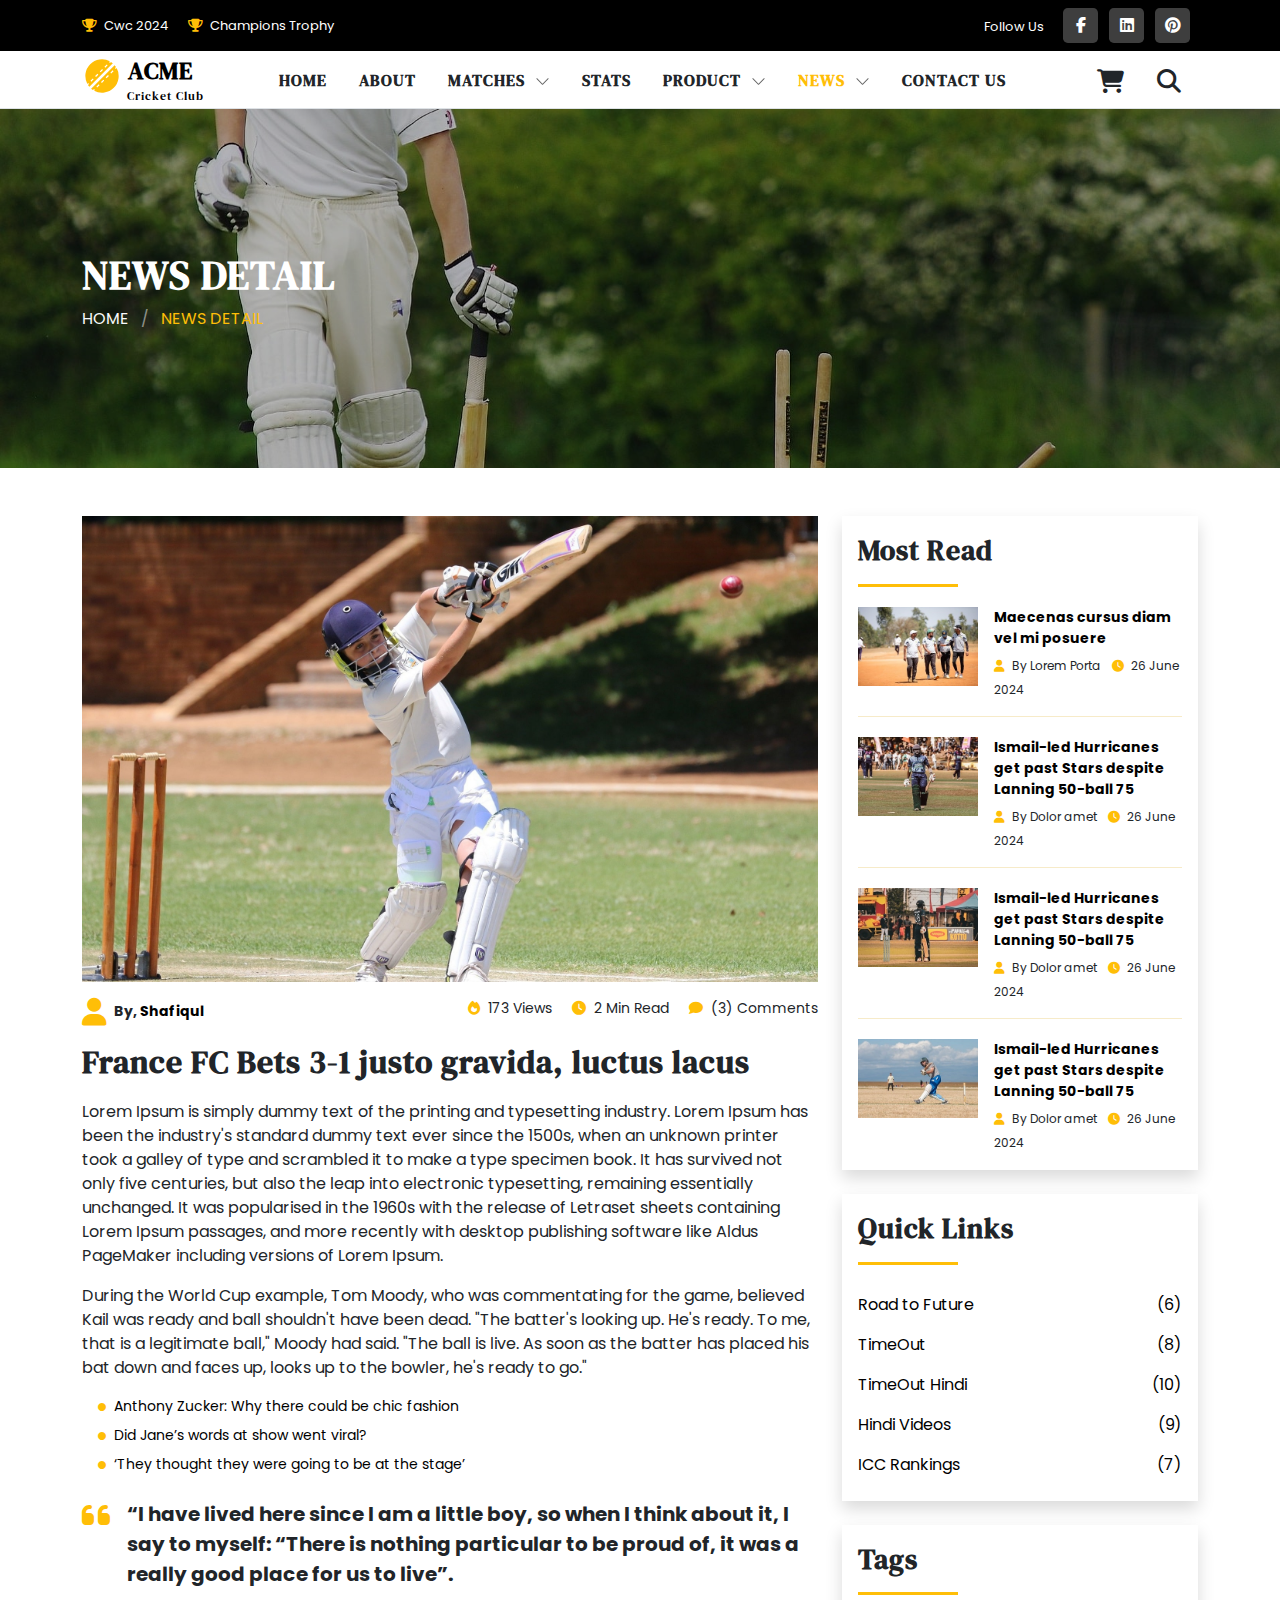
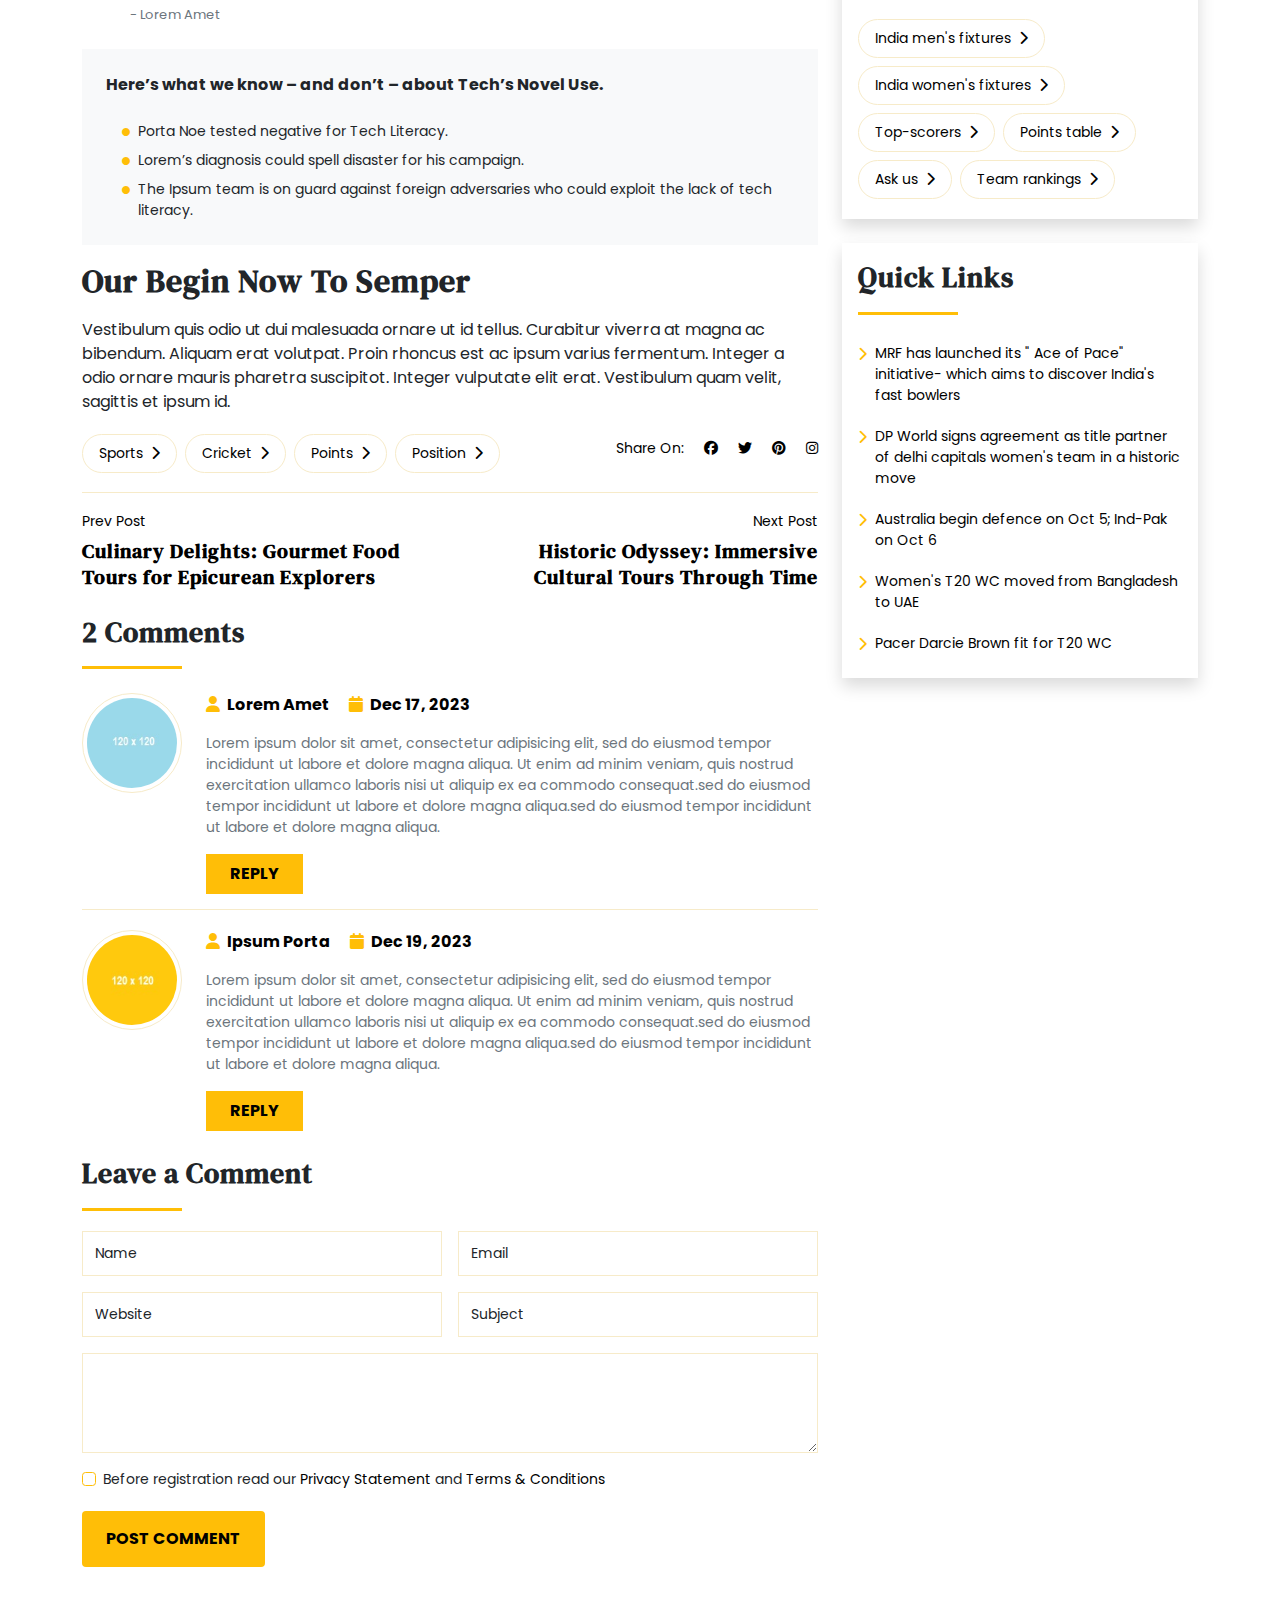
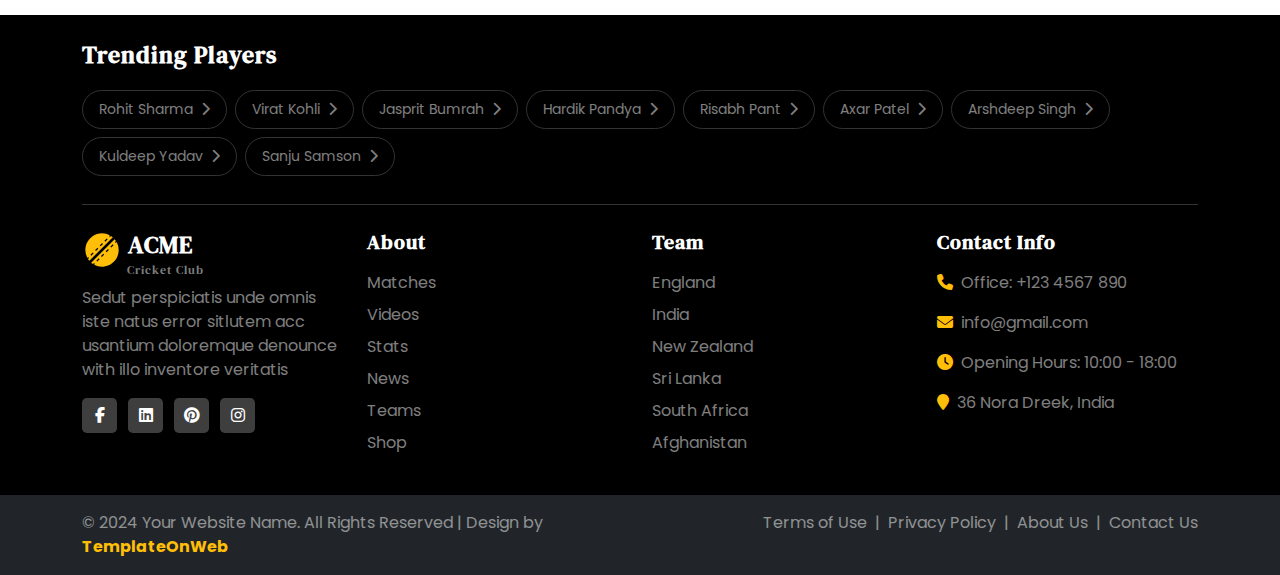
<file: news_detail.html>
<!DOCTYPE html>
<html lang="en">
<head>
	<meta charset="utf-8">
	<meta http-equiv="X-UA-Compatible" content="IE=edge">
	<meta name="viewport" content="width=device-width, initial-scale=1">
	<title>Cricket Club</title>
	<link href="css/bootstrap.min.css" rel="stylesheet" >
	 <link href="fonts/css/fontawesome.min.css" rel="stylesheet" >
	<link href="fonts/css/brands.min.css" rel="stylesheet" />
    <link href="fonts/css/solid.min.css" rel="stylesheet" />
	<link href="css/global.css" rel="stylesheet">
	<link href="css/news.css" rel="stylesheet">
    <link href="https://fonts.googleapis.com/css2?family=Poppins&display=swap" rel="stylesheet">
	<link href="https://fonts.googleapis.com/css2?family=DM+Serif+Text:ital@0;1&display=swap" rel="stylesheet">
	<link href="css/flag-icons.css" rel="stylesheet">

</head>
<body>

<section id="top" class="pt-2 pb-2 bg-black">
 <div class="container-xl">
  <div class="row top_1">
    <div class="col-md-6">
	 <div class="top_1_left mt-2">
	  <ul class="mb-0  font_13">
	   <li class="me-3 d-inline-block"><a class="text-white link" href="#"><i class="fa fa-trophy col_yell me-1"></i> Cwc 2024</a></li>
	   <li class="d-inline-block"><a class="text-white link" href="#"><i class="fa fa-trophy col_yell me-1"></i> Champions Trophy</a></li>
	  </ul>
	 </div>
	</div>
	<div class="col-md-6">
	 <div class="top_1_right text-end">
	   <ul class="mb-0 font_13 social_link">
	   <li class="me-3 text-white d-inline-block">Follow Us</li>
	   <li class="me-2 text-white d-inline-block"><a class="d-block bg_grey text-white rounded-3 text-center fs-6 bg_yell_hover" href="#"><i class="fa-brands fa-facebook-f"></i></a></li>
	   <li class="me-2 text-white d-inline-block"><a class="d-block bg_grey text-white rounded-3 text-center fs-6 bg_yell_hover" href="#"><i class="fa-brands fa-linkedin"></i></a></li>
	   <li class="me-2 text-white d-inline-block"><a class="d-block bg_grey text-white rounded-3 text-center fs-6 bg_yell_hover" href="#"><i class="fa-brands fa-pinterest"></i></a></li>
	  </ul>
	 </div>
	</div>
  </div>
 </div>
</section>

<section id="header">
   <nav class="navbar navbar-expand-lg navbar-light w-100 border-bottom">
      <div class="container-xl">
          <b class="logo"><a class="fs-4 family_1" href="index.html"><svg xmlns="http://www.w3.org/2000/svg" width="40" height="40" viewBox="0 0 24 24" style="fill: #ffbe07;transform: ;msFilter: ;"><path d="m3.67 16.26.54.53-.62.61a9 9 0 0 0 .84 1.11L18.51 4.42a10.93 10.93 0 0 0-1.1-.83l-.62.61-.53-.53.48-.48A10 10 0 0 0 3.2 16.74zM14.86 5.07l.53.53L14 7l-.53-.53zm-2.79 2.8.52.53-1.39 1.4-.53-.53zm-2.8 2.8.53.53-1.4 1.39-.53-.53zm-2.8 2.79L7 14l-1.4 1.4-.53-.53zm.12 6.95.62-.61.53.53-.48.48A10 10 0 0 0 20.8 7.26l-.47.48-.54-.53.62-.61a9 9 0 0 0-.84-1.11L5.49 19.58a10.93 10.93 0 0 0 1.1.83zM18.4 8.61l.53.53-1.4 1.4L17 10zm-2.8 2.8.53.53-1.4 1.39-.53-.53zm-2.8 2.79.53.53-1.39 1.4-.54-.53zM10 17l.53.53-1.4 1.4-.53-.53z"></path></svg> ACME <br> <span class="font_12 fw-normal">Cricket Club</span></a></b>
         <button class="navbar-toggler offcanvas-nav-btn  ms-auto me-3" type="button">
            <img src="image/icons-svg/list.svg" width="40" height="40" alt="Open TemplateOnweb website menu"/>
         </button>
         <div class="offcanvas offcanvas-start offcanvas-nav" style="width: 20rem">
            <div class="offcanvas-header shadow">
			    <b class="logo"><a class="fs-4 family_1" href="index.html"><svg xmlns="http://www.w3.org/2000/svg" width="40" height="40" viewBox="0 0 24 24" style="fill: #ffbe07;transform: ;msFilter: ;"><path d="m3.67 16.26.54.53-.62.61a9 9 0 0 0 .84 1.11L18.51 4.42a10.93 10.93 0 0 0-1.1-.83l-.62.61-.53-.53.48-.48A10 10 0 0 0 3.2 16.74zM14.86 5.07l.53.53L14 7l-.53-.53zm-2.79 2.8.52.53-1.39 1.4-.53-.53zm-2.8 2.8.53.53-1.4 1.39-.53-.53zm-2.8 2.79L7 14l-1.4 1.4-.53-.53zm.12 6.95.62-.61.53.53-.48.48A10 10 0 0 0 20.8 7.26l-.47.48-.54-.53.62-.61a9 9 0 0 0-.84-1.11L5.49 19.58a10.93 10.93 0 0 0 1.1.83zM18.4 8.61l.53.53-1.4 1.4L17 10zm-2.8 2.8.53.53-1.4 1.39-.53-.53zm-2.8 2.79.53.53-1.39 1.4-.54-.53zM10 17l.53.53-1.4 1.4-.53-.53z"></path></svg> ACME <br> <span class="font_12 fw-normal">Cricket Club</span></a></b>
               <img src="image/icons-svg/x.svg" width="40" height="40" class="ms-auto" data-bs-dismiss="offcanvas" aria-label="Close" alt="Close TemplateOnweb website menu"/>
			   
            </div>
            <div class="offcanvas-body pt-0 align-items-center">
               <ul class="navbar-nav align-items-lg-center ms-auto">
			      <li class="nav-item"> 
				      <a class="nav-link dropdown-toggle" href="index.html" title="Visit home page">
					  Home
					  </a>
				  </li>
				  <li class="nav-item"> 
				      <a class="nav-link dropdown-toggle" href="about.html" title="Visit home page">
					  About
					  </a>
				  </li>
				  
				 <li class="nav-item dropdown drop_border">
          <a class="nav-link dropdown-toggle" href="#" id="navbarDropdown" role="button" data-bs-toggle="dropdown" aria-expanded="false">
            Matches<img src="image/icons-svg/chevron-down.svg" width="15" height="15" alt="Submenu open/close icon">
          </a>
          <ul class="dropdown-menu drop_1 shadow" aria-labelledby="navbarDropdown">
            <li><a class="dropdown-item" href="matches.html"> Live</a></li>
			<li><a class="dropdown-item border-0" href="scorecard.html"> Scorecard</a></li>
          </ul>
        </li>
				  
				  <li class="nav-item"> 
				      <a class="nav-link dropdown-toggle" href="stats.html" title="Visit home page">
					  Stats
					  </a>
				  </li>
                  
		
		           <li class="nav-item dropdown drop_border">
          <a class="nav-link dropdown-toggle" href="#" id="navbarDropdown" role="button" data-bs-toggle="dropdown" aria-expanded="false">
            Product<img src="image/icons-svg/chevron-down.svg" width="15" height="15" alt="Submenu open/close icon">
          </a>
          <ul class="dropdown-menu drop_1 shadow" aria-labelledby="navbarDropdown">
            <li><a class="dropdown-item" href="shop.html"> Product</a></li>
			<li><a class="dropdown-item" href="detail.html"> Product Detail</a></li>
			<li><a class="dropdown-item" href="cart.html"> Shopping Cart</a></li>
			<li><a class="dropdown-item border-0" href="checkout.html"> Checkout</a></li>
          </ul>
        </li>
		
		         <li class="nav-item dropdown drop_border">
          <a class="nav-link dropdown-toggle active" href="#" id="navbarDropdown" role="button" data-bs-toggle="dropdown" aria-expanded="false">
            News<img src="image/icons-svg/chevron-down.svg" width="15" height="15" alt="Submenu open/close icon">
          </a>
          <ul class="dropdown-menu drop_1 shadow" aria-labelledby="navbarDropdown">
            <li><a class="dropdown-item" href="news.html"> News</a></li>
			<li><a class="dropdown-item border-0" href="news_detail.html"> News Detail</a></li>
          </ul>
        </li>
		
				  
				  <li class="nav-item"> 
				      <a class="nav-link dropdown-toggle" href="contact.html" title="Visit home page">
					 Contact Us
					  </a>
				  </li>
				  
               </ul>
			   <ul class="navbar-nav align-items-lg-center ms-auto">
			        <li class="nav-item dropdown">
          <a class="nav-link dropdown-toggle drop_togn nav_hide fs-4 mt-1" href="#" id="navbarDropdown" role="button" data-bs-toggle="dropdown" aria-expanded="false">
            <i class="fa fa-shopping-cart"></i>
          </a>
          <ul class="dropdown-menu drop_cart shadow rounded-0 border-0" aria-labelledby="navbarDropdown" style="">
						<li>
						 <div class="drop_1i row">
						  <div class="col-md-6 col-6">
						   <div class="drop_1il"><h5 class="fs-6">2 ITEMS</h5></div>
						  </div>
						  <div class="col-md-6 col-6">
						   <div class="drop_1il text-end"><h5 class="fs-6"><a href="cart.html">VIEW CART</a></h5></div>
						  </div>
						 </div>
						 <div class="drop_1i1 row">
						  <div class="col-md-6 col-6">
						   <div class="drop_1i1l"><h6 class="font_14"><a href="#">Nulla Quis</a> <br> <span class="fw-normal d-inline-block mt-1 font_12">1x - $89.00</span></h6></div>
						  </div>
						  <div class="col-md-4 col-4">
						   <div class="drop_1i1r"><a href="#"><img src="image/47.jpg" class="img-fluid" alt="abc"></a></div>
						  </div>
						  <div class="col-md-2 col-2">
						   <div class="drop_1i1l text-end"><h6> <span><i class="fa fa-trash"></i></span></h6></div>
						  </div>
						 </div>
						 <div class="drop_1i1 row">
						  <div class="col-md-6 col-6">
						   <div class="drop_1i1l"><h6 class="font_14"><a href="#">Eget Nulla</a> <br> <span class="fw-normal d-inline-block mt-1 font_12">1x - $49.00</span></h6></div>
						  </div>
						  <div class="col-md-4 col-4">
						   <div class="drop_1i1r"><a href="#"><img src="image/48.jpg" class="img-fluid" alt="abc"></a></div>
						  </div>
						  <div class="col-md-2 col-2">
						   <div class="drop_1i1l text-end"><h6> <span><i class="fa fa-trash"></i></span></h6></div>
						  </div>
						 </div>
						 <div class="drop_1i2 row">
						  <div class="col-md-6 col-6">
						   <div class="drop_1il"><h5 class="fs-6">TOTAL</h5></div>
						  </div>
						  <div class="col-md-6 col-6">
						   <div class="drop_1il text-end"><h5 class="fs-6">$142.00</h5></div>
						  </div>
						 </div>
						 <div class="drop_1i3 text-center row">
						  <div class="col-md-12 col-12">
						    <ul class="mb-0">
							 <li class="d-inline-block mx-1"><a class="button px-3 pt-2 pb-2 font_14" href="#">View Order</a></li>
							 <li class="d-inline-block mx-1"><a class="button_1 px-3 pb-2 pt-2 font_14" href="#">Checkout</a></li>
							</ul>
						  </div>
						 </div>
						</li>
					  </ul>
        </li>
				    <li class="nav-item dropdown">
          <a class="dropdown-toggle nav_hide nav-link fs-4 mt-1" href="#" id="navbarDropdown" role="button" data-bs-toggle="dropdown" aria-expanded="false">
            <i class="fa fa-search"></i>
          </a>
		<ul class="dropdown-menu drop_search p-3 shadow" aria-labelledby="navbarDropdown" style="">
		<form class="navbar-form" role="search">
		<div class="input-group">
			<input type="text" class="form-control font_14" placeholder="Search Keyword">
			<span class="input-group-btn">
				<button class="btn btn-primary bg_yell border-0 rounded-0 p-2 px-3" type="button">
					<i class="fa fa-search"></i> </button>
			</span>
		</div>
		</form>
		</ul>
        </li>
                 </ul>
            </div>
         </div>    
		 
         </div>
      </div>
   </nav>
</section>

<section id="center" class="center_news_detail">
 <div class="center_om bg_back">
   <div class="container-xl">
    <div class="row center_o1">
     <div class="col-md-12">
	   <h1 class="text-white">NEWS DETAIL</h1>
	   <h6 class="mb-0 col_yell"><a class="text-light" href="#">HOME</a> <span class="text-white-50 mx-2">/</span> NEWS DETAIL</h6>
	 </div>
   </div>
 </div>
 </div>
</section>

<section id="news" class="pt-5 pb-5">
 <div class="container-xl">
   <div class="row news_1">
     <div class="col-md-8">
	   <div class="news_dt">
	     <div class="news_dt1">
	        <a href="#"><img src="image/4.jpg" class="img-fluid" alt="abc"></a>
			<div class="blog_1dt1i row mt-3">
			  <div class="col-md-3 col-sm-3">
			    <div class="blog_1dt1il">
				 <h6 class="mb-0 fw-bold font_14"><i class="fa fa-user fs-3 align-middle col_yell me-1"></i> By, <a class="col_green" href="#">Shafiqul</a></h6>
				</div>
			  </div>
			  <div class="col-md-9 col-sm-9">
			    <div class="blog_1dt1ir text-end">
				  <ul class="mb-0 font_14">
		    <li class="d-inline-block"><i class="fa fa-fire col_yell me-1"></i> 173 Views</li>
			<li class="d-inline-block ms-3"><i class="fa fa-clock col_yell me-1"></i> 2 Min Read</li>
			<li class="d-inline-block ms-3"><i class="fa fa-comment col_yell me-1"></i> (3) Comments</li>
		  </ul>
				</div>
			  </div>
			</div>
			 <h2 class="mt-3 mb-3">France FC Bets 3-1 justo gravida, luctus lacus</h2>
			 <p>Lorem Ipsum is simply dummy text of the printing and typesetting industry. Lorem Ipsum has been the industry's standard dummy text ever since the 1500s, when an unknown printer took a galley of type and scrambled it to make a type specimen book. It has survived not only five centuries, but also the leap into electronic typesetting, remaining essentially unchanged. It was popularised in the 1960s with the release of Letraset sheets containing Lorem Ipsum passages, and more recently with desktop publishing software like Aldus PageMaker including versions of Lorem Ipsum.</p>
			 <p>During the World Cup example, Tom Moody, who was commentating for the game, believed Kail was ready and ball shouldn't have been dead. "The batter's looking up. He's ready. To me, that is a legitimate ball," Moody had said. "The ball is live. As soon as the batter has placed his bat down and faces up, looks up to the bowler, he's ready to go."</p>
			 <ul class="mb-0 ms-3 font_14">
			  <li class="d-flex"><span><i class="fa fa-circle font_8 col_yell me-2 align-middle"></i></span> <a href="#">Anthony Zucker: Why there could be chic fashion</a></li>
			  <li class="d-flex mt-2"><span><i class="fa fa-circle font_8 col_yell me-2 align-middle"></i></span> <a href="#">Did Jane’s words at show went viral?</a></li>
			  <li class="d-flex mt-2"><span><i class="fa fa-circle font_8 col_yell me-2 align-middle"></i></span> <a href="#">‘They thought they were going to be at the stage’</a></li>
			  
			</ul>
			  <ul class="mb-0 mt-4">
				<li class="d-flex fw-bold fs-5"><i class="fa fa-quote-left col_yell me-3 fs-2 align-middle"></i> “I have lived here since I am a little boy, so when I think about it, I say to myself: “There is nothing particular to be proud of, it was a really good place for us to live”. </li>
               <li class="ms-5 mt-3 text-muted font_13">- Lorem Amet</li>
            </ul>
			<div class="bg-light p-4 mt-4">
				<b>Here’s what we know – and don’t – about Tech’s Novel Use.</b>
				<ul class="mb-0 flex_box ms-3 mt-4 font_14">
				  <li class="d-flex"><span><i class="fa fa-circle font_8 col_yell me-2 align-middle"></i></span> Porta Noe tested negative for Tech Literacy.</li>
				  <li class="d-flex mt-2"><span><i class="fa fa-circle font_8 col_yell me-2 align-middle"></i></span> Lorem’s diagnosis could spell disaster for his campaign.</li>
				  <li class="d-flex mt-2"><span><i class="fa fa-circle font_8 col_yell me-2 align-middle"></i></span> The Ipsum team is on guard against foreign adversaries who could exploit the lack of tech literacy.</li>
				</ul>
			</div>
			<h2 class="mt-3 mb-3">Our Begin Now To Semper</h2>
			<p>Vestibulum quis odio ut dui malesuada ornare ut id tellus. Curabitur viverra at magna ac bibendum. Aliquam erat volutpat. Proin rhoncus est ac ipsum varius fermentum. Integer a odio ornare mauris pharetra suscipitot. Integer vulputate elit erat. Vestibulum quam velit, sagittis et ipsum id.</p>
			<div class="blog_1dt2i row">
		    <div class="col-md-7">
			 <div class="blog_1dt2il">
			   <ul class="d-flex flex-wrap mb-0 font_14">
	   <li class="me-2 mt-1 mb-1"><a class="border_light d-block p-2 px-3 rounded-pill" href="#">Sports <i class="fa fa-chevron-right font_10 ms-1"></i></a></li>
	   <li class="me-2 mt-1 mb-1"><a class="border_light d-block p-2 px-3 rounded-pill" href="#">Cricket <i class="fa fa-chevron-right font_10 ms-1"></i></a></li>
	   <li class="me-2 mt-1 mb-1"><a class="border_light d-block p-2 px-3 rounded-pill" href="#">Points <i class="fa fa-chevron-right font_10 ms-1"></i></a></li>
	   <li class="mt-1 mb-1"><a class="border_light d-block p-2 px-3 rounded-pill" href="#">Position <i class="fa fa-chevron-right font_10 ms-1"></i></a></li>
	 </ul>
			 </div>
			</div>
			<div class="col-md-5">
			 <div class="blog_1dt2ir mt-1 text-end mt-2">
			    <ul class="mb-0 font_14">
				 <li class="d-inline-block"><a href="#">Share On:</a></li>
				 <li class="d-inline-block ms-3"><a href="#"><i class="fa-brands fa-facebook"></i></a></li>
				 <li class="d-inline-block ms-3"><a href="#"><i class="fa-brands fa-twitter"></i></a></li>
				 <li class="d-inline-block ms-3"><a href="#"><i class="fa-brands fa-pinterest"></i></a></li>
				 <li class="d-inline-block ms-3"><a href="#"><i class="fa-brands fa-instagram"></i></a></li>
				 </ul>
			 </div>
			</div>
		  </div>
		    <hr>
			<div class="blog_1dt2i1 row">
		    <div class="col-md-6">
			  <div class="blog_1dt2i1l">
			   <h6 class="font_14"><a href="#">Prev Post</a></h6>
			   <h5 class="mb-0"><a href="#">Culinary Delights: Gourmet Food Tours for Epicurean Explorers</a></h5>
			  </div>
			</div>
			<div class="col-md-6">
			  <div class="blog_1dt2i1l text-end">
			   <h6 class="font_14"><a href="#">Next Post</a></h6>
			   <h5 class="mb-0"><a href="#">Historic Odyssey: Immersive Cultural Tours Through Time</a></h5>
			  </div>
			</div>
		  </div>
	     </div>  
		 <div class="news_dt2 mt-4">
		   <h3 class="mb-3">2 Comments</h3>
		  <hr class="line">
		  <ul class="justify-content-between fs-6 mt-4 mb-0">
		   <li class="d-flex">
		     <img src="image/39.jpg" class="rounded-circle border_light p-1" width="100" height="100"  alt="abc">
		     <span class="ms-4">
			   <b class="d-block"><a href="#"> <i class="fa fa-user col_yell me-1"></i> Lorem Amet  <i class="fa fa-calendar col_yell me-1 ms-3"></i> Dec 17, 2023</a></b>
			   <span class="text-muted d-block font_14 mt-3">Lorem ipsum dolor sit amet, consectetur adipisicing elit, sed do eiusmod tempor incididunt ut labore et dolore magna aliqua. Ut enim ad minim veniam, quis nostrud exercitation ullamco laboris nisi ut aliquip ex ea commodo consequat.sed do eiusmod tempor incididunt ut labore et dolore magna aliqua.sed do eiusmod tempor incididunt ut labore et dolore magna aliqua.</span>
			   <span class="d-inline-block mt-3"><a class="button p-2 px-4" href="#">Reply</a></span>
			 </span>
		   </li>
		   <li><hr></li>
		   <li class="d-flex">
		     <img src="image/40.jpg" class="rounded-circle border_light p-1" width="100"  height="100"  alt="abc">
		     <span class="ms-4">
			   <b class="d-block"><a href="#"> <i class="fa fa-user col_yell me-1"></i> Ipsum Porta  <i class="fa fa-calendar col_yell me-1 ms-3"></i> Dec 19, 2023</a></b>
			   <span class="text-muted d-block font_14 mt-3">Lorem ipsum dolor sit amet, consectetur adipisicing elit, sed do eiusmod tempor incididunt ut labore et dolore magna aliqua. Ut enim ad minim veniam, quis nostrud exercitation ullamco laboris nisi ut aliquip ex ea commodo consequat.sed do eiusmod tempor incididunt ut labore et dolore magna aliqua.sed do eiusmod tempor incididunt ut labore et dolore magna aliqua.</span>
			   <span class="d-inline-block mt-3"><a class="button p-2 px-4" href="#">Reply</a></span>
			 </span>
		   </li>
		  </ul>
		 </div>
		 <div class="news_dt3 mt-4">
		   <h3 class="mb-3">Leave a Comment</h3>
		  <hr class="line">
		  <form class="row g-3 needs-validation" novalidate="">
			<div class="col-md-6">
				
				<input type="text" class="form-control" id="name" value="Name" required="">
				<div class="valid-feedback">
				  Looks good!
				</div>
				<div class="invalid-feedback">
				  Please provide a valid first name.
				</div>
			</div>
			<div class="col-md-6">
				<input type="text" class="form-control" id="email" value="Email" required="">
				<div class="valid-feedback">
				  Looks good!
				</div>
				<div class="invalid-feedback">
				  Please provide a valid last name.
				</div>
			</div>
			<div class="col-md-6">
				
				<input type="text" class="form-control" id="website" value="Website" required="">
				<div class="valid-feedback">
				  Looks good!
				</div>
				<div class="invalid-feedback">
				  Please provide a valid website.
				</div>
			</div>
			<div class="col-md-6">
				<input type="text" class="form-control" id="subject" value="Subject" required="">
				<div class="valid-feedback">
				  Looks good!
				</div>
				<div class="invalid-feedback">
				  Please provide a valid subject.
				</div>
			</div>
	        <div class="col-md-12">
			 <textarea id="message" value="Your Message (Maximum 300 words)"  class="form-control form_text" required=""></textarea>
			    <div class="valid-feedback">
				  Looks good!
				</div>
				<div class="invalid-feedback">
				  Please provide a valid message.
				</div>
			</div>
			<div class="col-12">
				<div class="form-check font_14">
					<input class="form-check-input" type="checkbox" value="" id="invalidCheck" required="">
					<label class="form-check-label" for="invalidCheck">
					  Before registration read our <a href="#">Privacy Statement</a> and <a href="#">Terms & Conditions</a>
					</label>
					<div class="valid-feedback">
					  Looks good!
					</div>
					<div class="invalid-feedback">
					  You must agree before submitting.
					</div>
				</div>
			</div>
			<div class="col-12">
			  <button class="btn btn-primary button p-3 px-4 border-0" type="submit">Post Comment</button>
			</div>
		</form>
		 </div>
	   </div>
	 </div>
	 <div class="col-md-4">
	   <div class="news_1_right">
	     <div class="news_1_right_1 shadow p-3">
		   <h3>Most Read</h3>
		   <hr class="line">
		   <ul class="mb-0">
		    <li class="d-flex">
			 <a href="#"><img src="image/5.jpg" width="120"  alt="abc"></a>
			 <span class="ms-3">
			 <b class="d-block font_14 mb-1"><a href="#">Maecenas cursus diam vel mi posuere</a> </b>
			 <span class="font_12"><i class="fa fa-user col_yell me-1"></i> By  Lorem Porta <i class="fa fa-clock col_yell me-1 ms-2"></i> 26 June 2024</span>
			 </span>
			</li>
			<li><hr></li>
			<li class="d-flex">
			 <a href="#"><img src="image/6.jpg" width="120" alt="abc"></a>
			 <span class="ms-3">
			 <b class="d-block font_14 mb-1"><a href="#">Ismail-led Hurricanes get past Stars despite Lanning 50-ball 75</a> </b>
			 <span class="font_12"><i class="fa fa-user col_yell me-1"></i> By  Dolor amet <i class="fa fa-clock col_yell me-1 ms-2"></i> 26 June 2024</span>
			 </span>
			</li>
			<li><hr></li>
			<li class="d-flex">
			 <a href="#"><img src="image/7.jpg" width="120" alt="abc"></a>
			 <span class="ms-3">
			 <b class="d-block font_14 mb-1"><a href="#">Ismail-led Hurricanes get past Stars despite Lanning 50-ball 75</a> </b>
			 <span class="font_12"><i class="fa fa-user col_yell me-1"></i> By  Dolor amet <i class="fa fa-clock col_yell me-1 ms-2"></i> 26 June 2024</span>
			 </span>
			</li>
			<li><hr></li>
			<li class="d-flex">
			 <a href="#"><img src="image/12.jpg" width="120" alt="abc"></a>
			 <span class="ms-3">
			 <b class="d-block font_14 mb-1"><a href="#">Ismail-led Hurricanes get past Stars despite Lanning 50-ball 75</a> </b>
			 <span class="font_12"><i class="fa fa-user col_yell me-1"></i> By  Dolor amet <i class="fa fa-clock col_yell me-1 ms-2"></i> 26 June 2024</span>
			 </span>
			</li>
		   </ul>
		 </div>
	     <div class="playlist shadow pt-3 pb-3 mt-4">
	      <h3 class="mb-3 px-3">Quick Links</h3>
		  <hr class="line mx-3">
		  <ul class="mb-0">
				  <li><a class="d-block p-2 px-3 bg_hover" href="#">Road to Future <span class="float-end">(6)</span></a></li>
				  <li><a class="d-block p-2 px-3 bg_hover" href="#">TimeOut <span class="float-end">(8)</span></a></li>
				  <li><a class="d-block p-2 px-3 bg_hover" href="#">TimeOut Hindi <span class="float-end">(10)</span></a></li>
				  <li><a class="d-block p-2 px-3 bg_hover" href="#">Hindi Videos <span class="float-end">(9)</span></a></li>
				  <li><a class="d-block p-2 px-3 bg_hover" href="#">ICC Rankings <span class="float-end">(7)</span></a></li>
				 </ul>
	   </div>
	   <div class="news_1_right_1 shadow p-3 mt-4">
		   <h3>Tags</h3>
		   <hr class="line">
		   <ul class="d-flex flex-wrap mb-0 font_14">
	   <li class="me-2 mt-1 mb-1"><a class="border_light d-block p-2 px-3 rounded-pill" href="#">India men's fixtures <i class="fa fa-chevron-right font_10 ms-1"></i></a></li>
	   <li class="me-2 mt-1 mb-1"><a class="border_light d-block p-2 px-3 rounded-pill" href="#">India women's fixtures <i class="fa fa-chevron-right font_10 ms-1"></i></a></li>
	   <li class="me-2 mt-1 mb-1"><a class="border_light d-block p-2 px-3 rounded-pill" href="#">Top-scorers <i class="fa fa-chevron-right font_10 ms-1"></i></a></li>
	   <li class="me-2 mt-1 mb-1"><a class="border_light d-block p-2 px-3 rounded-pill" href="#">Points table <i class="fa fa-chevron-right font_10 ms-1"></i></a></li>
	   <li class="me-2 mt-1 mb-1"><a class="border_light d-block p-2 px-3 rounded-pill" href="#">Ask us <i class="fa fa-chevron-right font_10 ms-1"></i></a></li>
	   <li class="me-2 mt-1 mb-1"><a class="border_light d-block p-2 px-3 rounded-pill" href="#">Team rankings <i class="fa fa-chevron-right font_10 ms-1"></i></a></li>
	 </ul>
		 </div>
		 <div class="playlist shadow pt-3 pb-3 mt-4">
	      <h3 class="mb-3 px-3">Quick Links</h3>
		  <hr class="line mx-3">
		  <ul class="mb-0 font_14">
			   <li class="d-flex bg_hover p-2 px-3"><i class="fa fa-chevron-right col_yell me-2 font_10 mt-1"></i> <a href="#"> MRF has launched its " Ace of Pace" initiative- which aims to discover India's fast bowlers</a></li>
			   <li class="mt-1 d-flex bg_hover p-2 px-3"><i class="fa fa-chevron-right col_yell me-2 font_10 mt-1"></i> <a href="#"> 
DP World signs agreement as title partner of delhi capitals women's team in a historic move</a></li>
			   <li class="mt-1 d-flex bg_hover p-2 px-3"><i class="fa fa-chevron-right col_yell me-2 font_10 mt-1"></i> <a href="#"> Australia begin defence on Oct 5; Ind-Pak on Oct 6</a></li>
			   <li class="mt-1 d-flex bg_hover p-2 px-3"><i class="fa fa-chevron-right col_yell me-2 font_10 mt-1"></i> <a href="#"> Women's T20 WC moved from Bangladesh to UAE</a></li>
			   <li class="mt-1 d-flex bg_hover p-2 px-3"><i class="fa fa-chevron-right col_yell me-2 font_10 mt-1"></i> <a href="#"> Pacer Darcie Brown fit for T20 WC</a></li>
			 </ul>
	   </div>
	   </div>
	 </div>
   </div>
 </div>
</section>

<section id="footer" class="pt-4 pb-4 bg-black">
 <div class="container-xl">
      <div class="footer_1 row mb-4">
	   <div class="col-md-12">
		<h4 class="text-white mb-3">Trending Players</h4>
		<ul class="d-flex flex-wrap mb-0 font_14">
	   <li class="me-2 mt-1 mb-1"><a class="dark_border d-block p-2 px-3 rounded-pill text-white-50 link" href="#">Rohit Sharma <i class="fa fa-chevron-right font_10 ms-1"></i></a></li>
	   <li class="me-2 mt-1 mb-1"><a class="dark_border d-block p-2 px-3 rounded-pill text-white-50 link" href="#">Virat Kohli <i class="fa fa-chevron-right font_10 ms-1"></i></a></li>
	   <li class="me-2 mt-1 mb-1"><a class="dark_border d-block p-2 px-3 rounded-pill text-white-50 link" href="#">Jasprit Bumrah <i class="fa fa-chevron-right font_10 ms-1"></i></a></li>
	   <li class="me-2 mt-1 mb-1"><a class="dark_border d-block p-2 px-3 rounded-pill text-white-50 link" href="#">Hardik Pandya <i class="fa fa-chevron-right font_10 ms-1"></i></a></li>
	   <li class="me-2 mt-1 mb-1"><a class="dark_border d-block p-2 px-3 rounded-pill text-white-50 link" href="#">Risabh Pant <i class="fa fa-chevron-right font_10 ms-1"></i></a></li>
	   <li class="me-2 mt-1 mb-1"><a class="dark_border d-block p-2 px-3 rounded-pill text-white-50 link" href="#">Axar Patel <i class="fa fa-chevron-right font_10 ms-1"></i></a></li>
	      <li class="me-2 mt-1 mb-1"><a class="dark_border d-block p-2 px-3 rounded-pill text-white-50 link" href="#">Arshdeep Singh <i class="fa fa-chevron-right font_10 ms-1"></i></a></li>
		     <li class="me-2 mt-1 mb-1"><a class="dark_border d-block p-2 px-3 rounded-pill text-white-50 link" href="#">Kuldeep Yadav <i class="fa fa-chevron-right font_10 ms-1"></i></a></li>
			    <li class="me-2 mt-1 mb-1"><a class="dark_border d-block p-2 px-3 rounded-pill text-white-50 link" href="#">Sanju Samson <i class="fa fa-chevron-right font_10 ms-1"></i></a></li>
	 </ul>
	   </div>
      </div><hr class="hr_dark">
      <div class="footer_2 row row-cols-1 row-cols-sm-2  row-cols-md-4">
	     <div class="col">
		   <div class="footer_2_left">
		      <b class="logo"><a class="fs-4 family_1 text-white" href="index.html"><svg xmlns="http://www.w3.org/2000/svg" width="40" height="40" viewBox="0 0 24 24" style="fill: #ffbe07;transform: ;msFilter: ;"><path d="m3.67 16.26.54.53-.62.61a9 9 0 0 0 .84 1.11L18.51 4.42a10.93 10.93 0 0 0-1.1-.83l-.62.61-.53-.53.48-.48A10 10 0 0 0 3.2 16.74zM14.86 5.07l.53.53L14 7l-.53-.53zm-2.79 2.8.52.53-1.39 1.4-.53-.53zm-2.8 2.8.53.53-1.4 1.39-.53-.53zm-2.8 2.79L7 14l-1.4 1.4-.53-.53zm.12 6.95.62-.61.53.53-.48.48A10 10 0 0 0 20.8 7.26l-.47.48-.54-.53.62-.61a9 9 0 0 0-.84-1.11L5.49 19.58a10.93 10.93 0 0 0 1.1.83zM18.4 8.61l.53.53-1.4 1.4L17 10zm-2.8 2.8.53.53-1.4 1.39-.53-.53zm-2.8 2.79.53.53-1.39 1.4-.54-.53zM10 17l.53.53-1.4 1.4-.53-.53z"></path></svg> ACME <br> <span class="font_12 fw-normal text-white-50">Cricket Club</span></a></b>
			  <p class="text-white-50 mt-3">Sedut perspiciatis unde omnis iste natus error sitlutem acc usantium doloremque denounce with illo inventore veritatis</p>
			  <ul class="mb-0 font_13 social_link">
	   <li class="me-2 text-white d-inline-block"><a class="d-block bg_grey text-white rounded-3 text-center fs-6 bg_yell_hover" href="#"><i class="fa-brands fa-facebook-f"></i></a></li>
	   <li class="me-2 text-white d-inline-block"><a class="d-block bg_grey text-white rounded-3 text-center fs-6 bg_yell_hover" href="#"><i class="fa-brands fa-linkedin"></i></a></li>
	   <li class="me-2 text-white d-inline-block"><a class="d-block bg_grey text-white rounded-3 text-center fs-6 bg_yell_hover" href="#"><i class="fa-brands fa-pinterest"></i></a></li>
	    <li class="me-2 text-white d-inline-block"><a class="d-block bg_grey text-white rounded-3 text-center fs-6 bg_yell_hover" href="#"><i class="fa-brands fa-instagram"></i></a></li>
	  </ul>
		   </div>
		 </div>
		 <div class="col">
		   <div class="footer_2_left">
		     <h5 class="text-white mt-1 mb-3">About</h5>
			 <ul>
			  <li><a class="link text-white-50" href="#">Matches</a></li>
			  <li class="mt-2"><a class="link text-white-50" href="#">Videos</a></li>
			  <li class="mt-2"><a class="link text-white-50" href="#">Stats</a></li>
			  <li class="mt-2"><a class="link text-white-50" href="#">News</a></li>
			  <li class="mt-2"><a class="link text-white-50" href="#">Teams</a></li>
			  <li class="mt-2"><a class="link text-white-50" href="#">Shop</a></li>
			 </ul>
		   </div>
		 </div>
		 <div class="col">
		   <div class="footer_2_left">
		     <h5 class="text-white mt-1 mb-3">Team</h5>
			 <ul>
			  <li><a class="link text-white-50" href="#">England</a></li>
			  <li class="mt-2"><a class="link text-white-50" href="#">India</a></li>
			  <li class="mt-2"><a class="link text-white-50" href="#">New Zealand</a></li>
			  <li class="mt-2"><a class="link text-white-50" href="#">Sri Lanka</a></li>
			  <li class="mt-2"><a class="link text-white-50" href="#">South Africa</a></li>
			  <li class="mt-2"><a class="link text-white-50" href="#">Afghanistan</a></li>
			 </ul>
		   </div>
		 </div>
		 <div class="col">
		   <div class="footer_2_left">
		     <h5 class="text-white mt-1 mb-3">Contact Info</h5>
			 <ul>
			  <li><a class="link text-white-50" href="#"><i class="fa fa-phone me-1 col_yell"></i> Office: +123 4567 890</a></li>
			  <li class="mt-3"><a class="link text-white-50" href="#"><i class="fa fa-envelope me-1 col_yell"></i> info@gmail.com</a></li>
			  <li class="mt-3"><a class="link text-white-50" href="#"><i class="fa fa-clock me-1 col_yell"></i> Opening Hours: 10:00 - 18:00</a></li>
			  <li class="mt-3"><a class="link text-white-50" href="#"><i class="fa fa-map-marker me-1 col_yell"></i> 36 Nora Dreek, India</a></li>
			 </ul>
		   </div>
		 </div>
      </div>
 </div>
</section>

<section id="footer_bottom" class="pt-3 pb-3 bg-dark">
 <div class="container-xl">
  <div class="row row-cols-1 row-cols-sm-1  row-cols-md-2 footer_bottom_1">
    <div class="col">
	  <div class="footer_bottom_1_left">
	    <p class="mb-0 text-white-50">© 2024 Your Website Name. All Rights Reserved | Design by <a class="col_yell fw-bold" href="http://www.templateonweb.com">TemplateOnWeb</a></p>
	  </div>
	</div>
	<div class="col">
	  <div class="footer_bottom_1_right text-end">
	   <ul class="mb-0 d-flex  flex-wrap justify-content-end">
	    <li><a class="text-white-50 link" href="#">Terms of Use</a></li>
		<li class="mx-2 text-white-50 my-auto">|</li>
		 <li><a class="text-white-50 link" href="#">Privacy Policy</a></li>
		<li class="mx-2 text-white-50 my-auto">|</li>
		 <li><a class="text-white-50 link" href="#">About Us</a></li>
		<li class="mx-2 text-white-50 my-auto">|</li>
		 <li><a class="text-white-50 link" href="#">Contact Us</a></li>
	   </ul>
	  </div>
	</div>
  </div>  
 </div>
</section>
<script src="https://app.easyparle.com/js/chat_plugin.js" data-bot-id="48704"></script>
<script src="js/bootstrap.bundle.min.js"></script>
<script src="js/theme.min.js"></script>
<script>
  // Example starter JavaScript for disabling form submissions if there are invalid fields
(function () {
  'use strict'

  // Fetch all the forms we want to apply custom Bootstrap validation styles to
  var forms = document.querySelectorAll('.needs-validation')

  // Loop over them and prevent submission
  Array.prototype.slice.call(forms)
    .forEach(function (form) {
      form.addEventListener('submit', function (event) {
        if (!form.checkValidity()) {
          event.preventDefault()
          event.stopPropagation()
        }

        form.classList.add('was-validated')
      }, false)
    })
})()
</script>

</body>



</html>
</file>
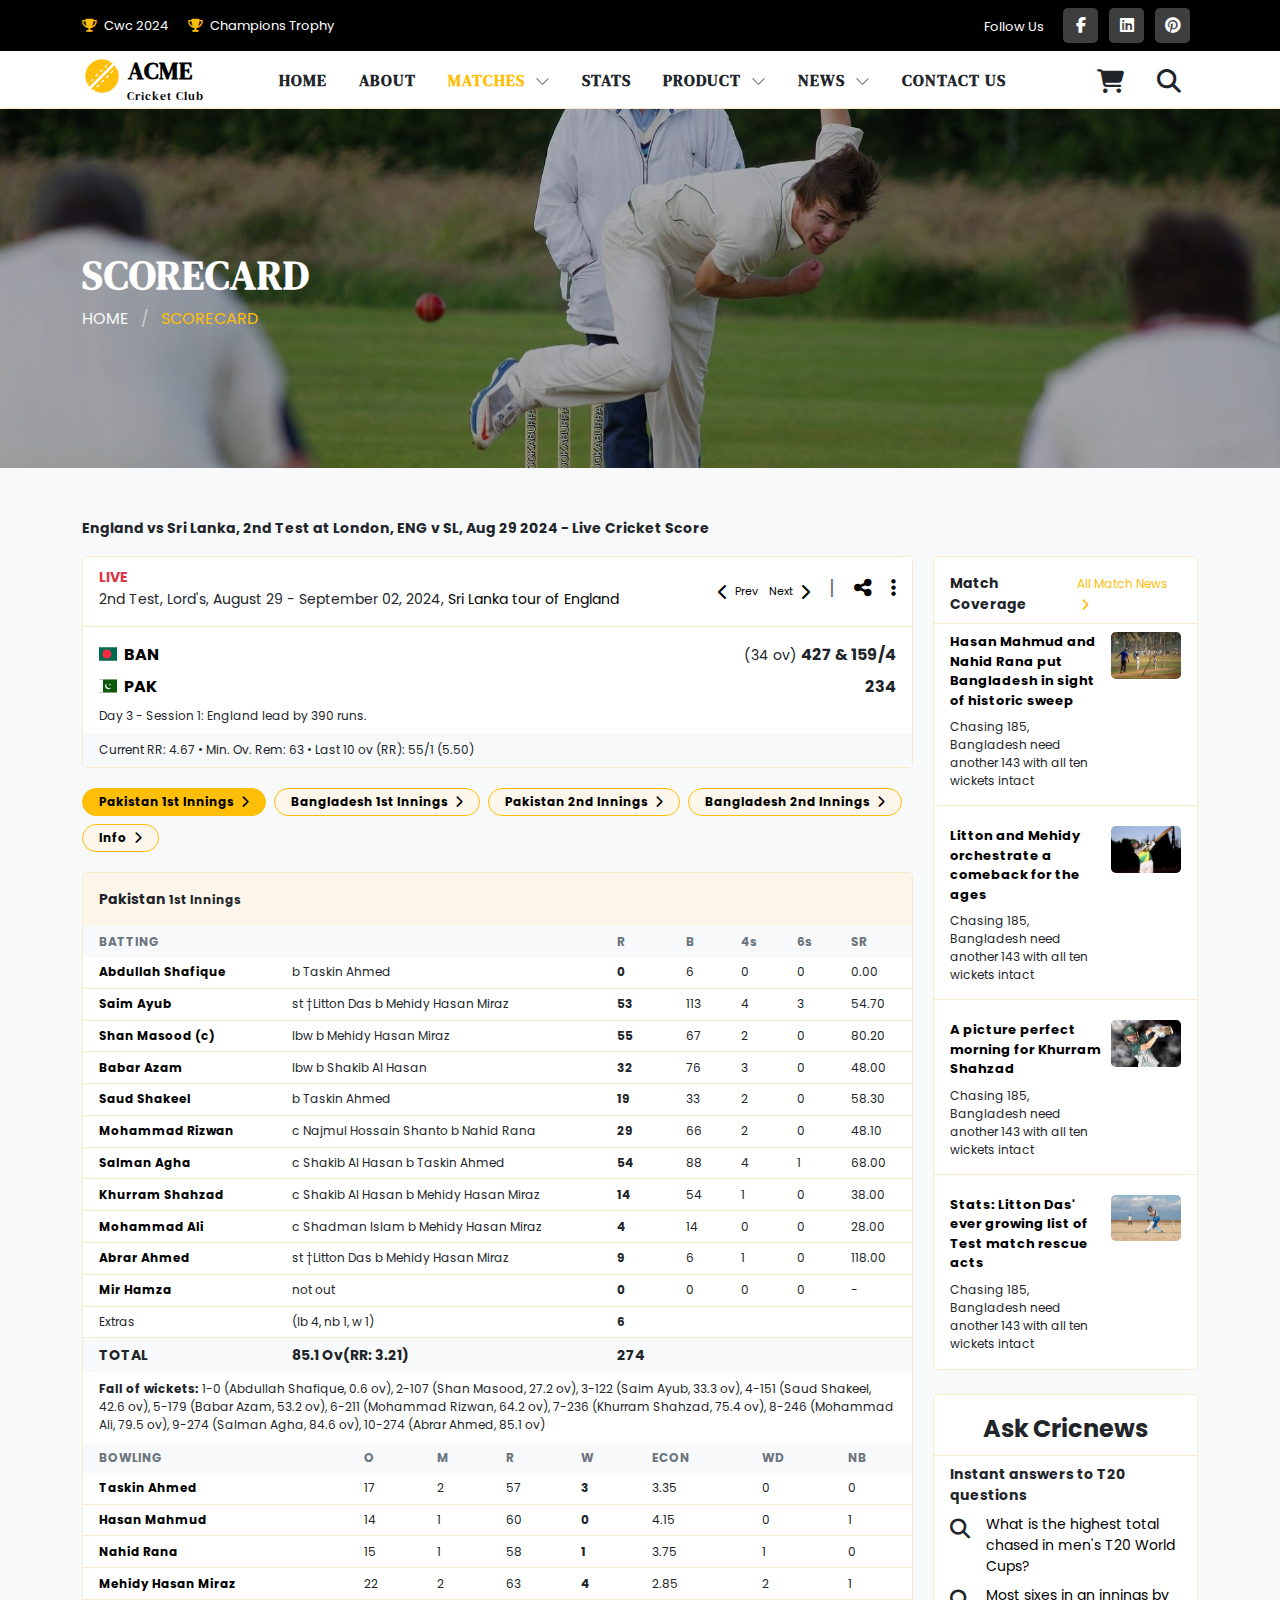
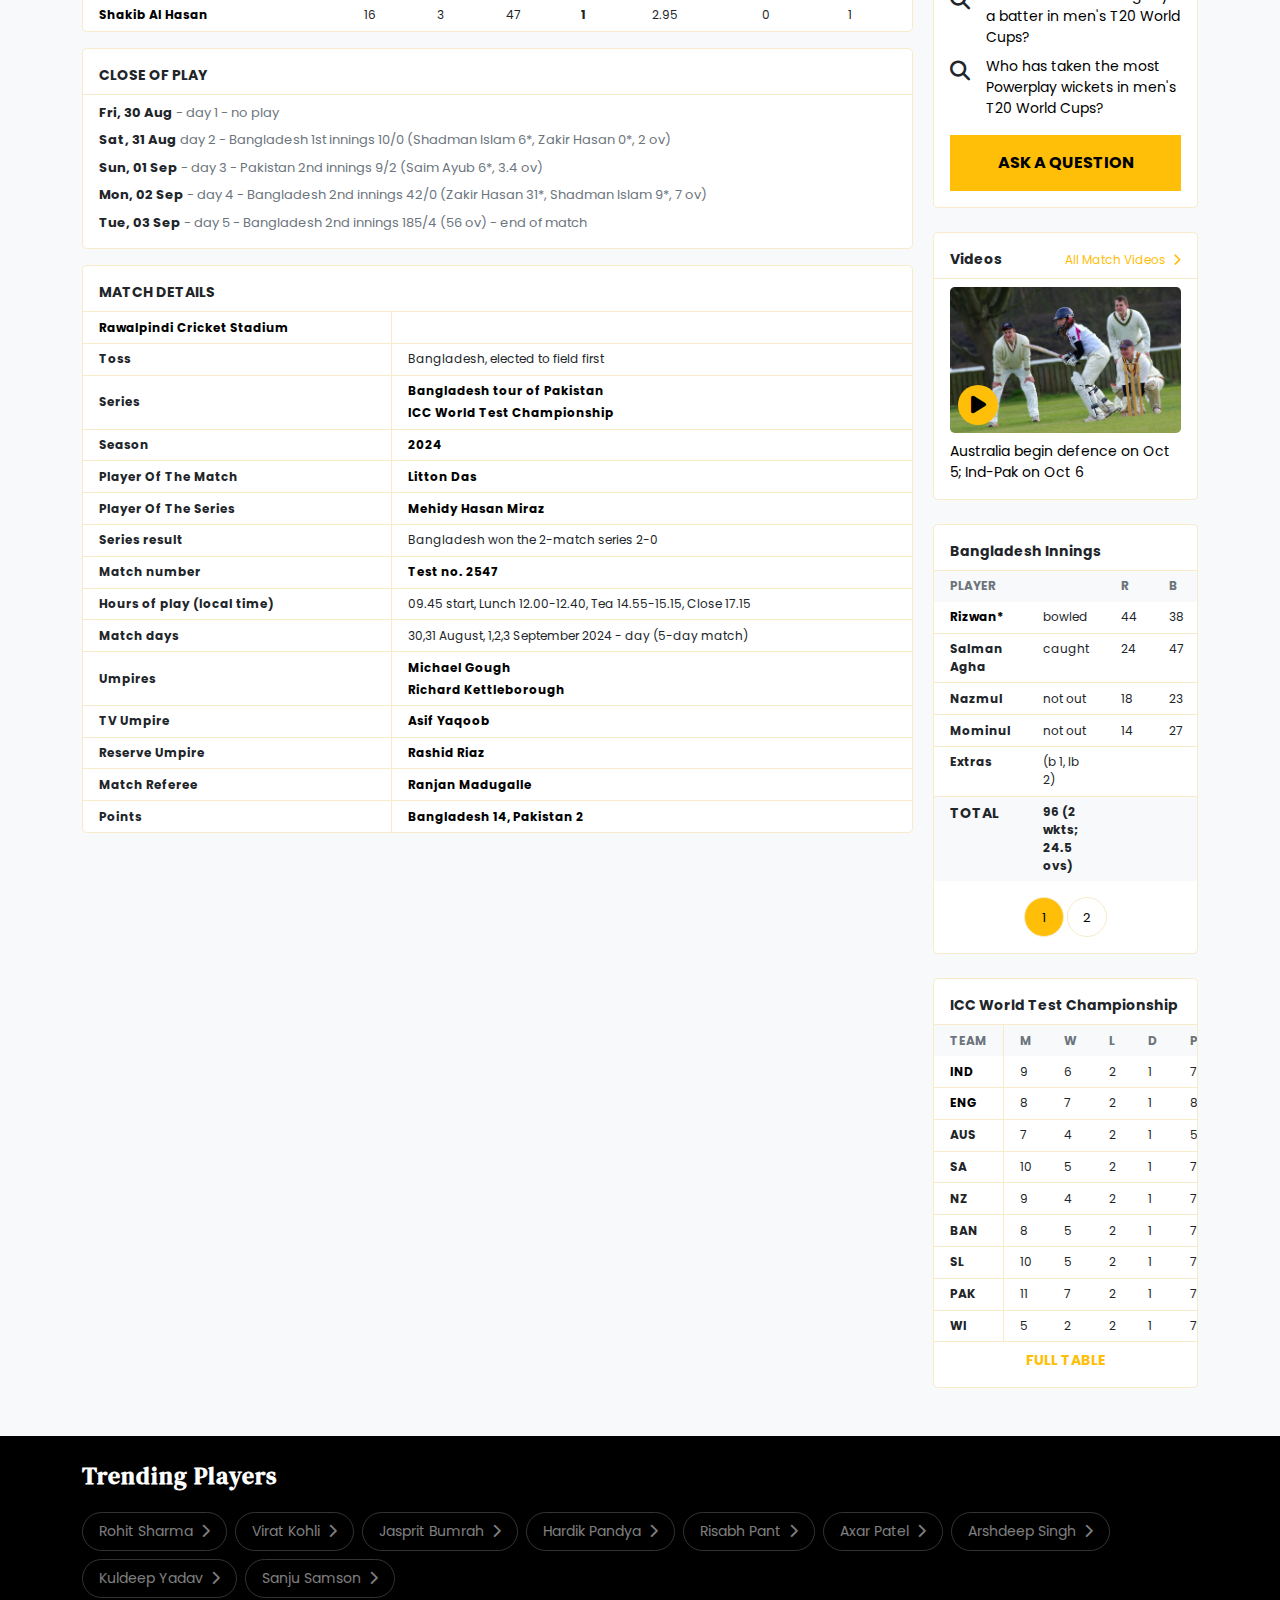
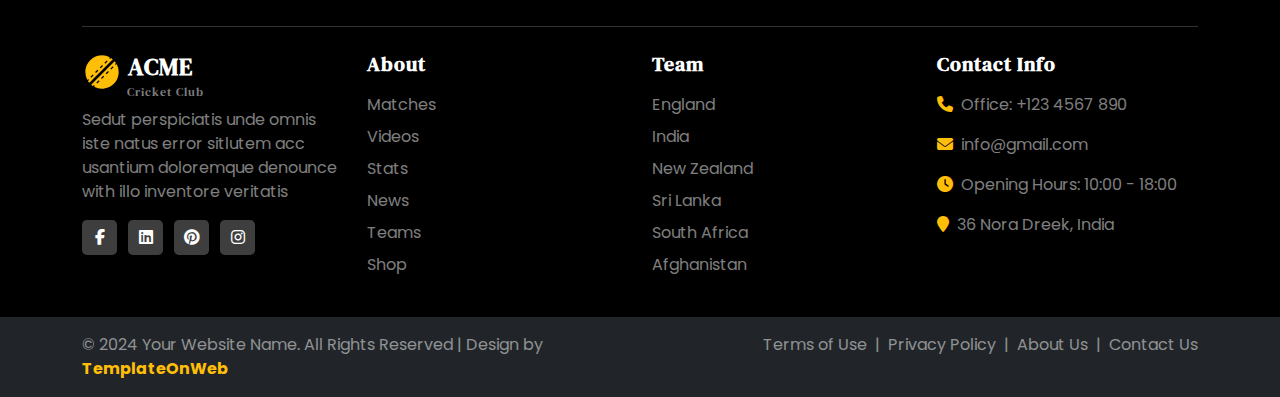
<file: scorecard.html>
<!DOCTYPE html>
<html lang="en">
<head>
	<meta charset="utf-8">
	<meta http-equiv="X-UA-Compatible" content="IE=edge">
	<meta name="viewport" content="width=device-width, initial-scale=1">
	<title>Cricket Club</title>
	<link href="css/bootstrap.min.css" rel="stylesheet" >
	 <link href="fonts/css/fontawesome.min.css" rel="stylesheet" >
	<link href="fonts/css/brands.min.css" rel="stylesheet" />
    <link href="fonts/css/solid.min.css" rel="stylesheet" />
	<link href="css/global.css" rel="stylesheet">
	<link href="css/scorecard.css" rel="stylesheet">
    <link href="https://fonts.googleapis.com/css2?family=Poppins&display=swap" rel="stylesheet">
	<link href="https://fonts.googleapis.com/css2?family=DM+Serif+Text:ital@0;1&display=swap" rel="stylesheet">
	<link href="css/flag-icons.css" rel="stylesheet">

</head>
<body>

<section id="top" class="pt-2 pb-2 bg-black">
 <div class="container-xl">
  <div class="row top_1">
    <div class="col-md-6">
	 <div class="top_1_left mt-2">
	  <ul class="mb-0  font_13">
	   <li class="me-3 d-inline-block"><a class="text-white link" href="#"><i class="fa fa-trophy col_yell me-1"></i> Cwc 2024</a></li>
	   <li class="d-inline-block"><a class="text-white link" href="#"><i class="fa fa-trophy col_yell me-1"></i> Champions Trophy</a></li>
	  </ul>
	 </div>
	</div>
	<div class="col-md-6">
	 <div class="top_1_right text-end">
	   <ul class="mb-0 font_13 social_link">
	   <li class="me-3 text-white d-inline-block">Follow Us</li>
	   <li class="me-2 text-white d-inline-block"><a class="d-block bg_grey text-white rounded-3 text-center fs-6 bg_yell_hover" href="#"><i class="fa-brands fa-facebook-f"></i></a></li>
	   <li class="me-2 text-white d-inline-block"><a class="d-block bg_grey text-white rounded-3 text-center fs-6 bg_yell_hover" href="#"><i class="fa-brands fa-linkedin"></i></a></li>
	   <li class="me-2 text-white d-inline-block"><a class="d-block bg_grey text-white rounded-3 text-center fs-6 bg_yell_hover" href="#"><i class="fa-brands fa-pinterest"></i></a></li>
	  </ul>
	 </div>
	</div>
  </div>
 </div>
</section>

<section id="header">
   <nav class="navbar navbar-expand-lg navbar-light w-100 border-bottom">
      <div class="container-xl">
          <b class="logo"><a class="fs-4 family_1" href="index.html"><svg xmlns="http://www.w3.org/2000/svg" width="40" height="40" viewBox="0 0 24 24" style="fill: #ffbe07;transform: ;msFilter: ;"><path d="m3.67 16.26.54.53-.62.61a9 9 0 0 0 .84 1.11L18.51 4.42a10.93 10.93 0 0 0-1.1-.83l-.62.61-.53-.53.48-.48A10 10 0 0 0 3.2 16.74zM14.86 5.07l.53.53L14 7l-.53-.53zm-2.79 2.8.52.53-1.39 1.4-.53-.53zm-2.8 2.8.53.53-1.4 1.39-.53-.53zm-2.8 2.79L7 14l-1.4 1.4-.53-.53zm.12 6.95.62-.61.53.53-.48.48A10 10 0 0 0 20.8 7.26l-.47.48-.54-.53.62-.61a9 9 0 0 0-.84-1.11L5.49 19.58a10.93 10.93 0 0 0 1.1.83zM18.4 8.61l.53.53-1.4 1.4L17 10zm-2.8 2.8.53.53-1.4 1.39-.53-.53zm-2.8 2.79.53.53-1.39 1.4-.54-.53zM10 17l.53.53-1.4 1.4-.53-.53z"></path></svg> ACME <br> <span class="font_12 fw-normal">Cricket Club</span></a></b>
         <button class="navbar-toggler offcanvas-nav-btn  ms-auto me-3" type="button">
            <img src="image/icons-svg/list.svg" width="40" height="40" alt="Open TemplateOnweb website menu"/>
         </button>
         <div class="offcanvas offcanvas-start offcanvas-nav" style="width: 20rem">
            <div class="offcanvas-header shadow">
			    <b class="logo"><a class="fs-4 family_1" href="index.html"><svg xmlns="http://www.w3.org/2000/svg" width="40" height="40" viewBox="0 0 24 24" style="fill: #ffbe07;transform: ;msFilter: ;"><path d="m3.67 16.26.54.53-.62.61a9 9 0 0 0 .84 1.11L18.51 4.42a10.93 10.93 0 0 0-1.1-.83l-.62.61-.53-.53.48-.48A10 10 0 0 0 3.2 16.74zM14.86 5.07l.53.53L14 7l-.53-.53zm-2.79 2.8.52.53-1.39 1.4-.53-.53zm-2.8 2.8.53.53-1.4 1.39-.53-.53zm-2.8 2.79L7 14l-1.4 1.4-.53-.53zm.12 6.95.62-.61.53.53-.48.48A10 10 0 0 0 20.8 7.26l-.47.48-.54-.53.62-.61a9 9 0 0 0-.84-1.11L5.49 19.58a10.93 10.93 0 0 0 1.1.83zM18.4 8.61l.53.53-1.4 1.4L17 10zm-2.8 2.8.53.53-1.4 1.39-.53-.53zm-2.8 2.79.53.53-1.39 1.4-.54-.53zM10 17l.53.53-1.4 1.4-.53-.53z"></path></svg> ACME <br> <span class="font_12 fw-normal">Cricket Club</span></a></b>
               <img src="image/icons-svg/x.svg" width="40" height="40" class="ms-auto" data-bs-dismiss="offcanvas" aria-label="Close" alt="Close TemplateOnweb website menu"/>
			   
            </div>
            <div class="offcanvas-body pt-0 align-items-center">
               <ul class="navbar-nav align-items-lg-center ms-auto">
			      <li class="nav-item"> 
				      <a class="nav-link dropdown-toggle" href="index.html" title="Visit home page">
					  Home
					  </a>
				  </li>
				  <li class="nav-item"> 
				      <a class="nav-link dropdown-toggle" href="about.html" title="Visit home page">
					  About
					  </a>
				  </li>
				  
				 <li class="nav-item dropdown drop_border">
          <a class="nav-link dropdown-toggle active" href="#" id="navbarDropdown" role="button" data-bs-toggle="dropdown" aria-expanded="false">
            Matches<img src="image/icons-svg/chevron-down.svg" width="15" height="15" alt="Submenu open/close icon">
          </a>
          <ul class="dropdown-menu drop_1 shadow" aria-labelledby="navbarDropdown">
            <li><a class="dropdown-item" href="matches.html"> Live</a></li>
			<li><a class="dropdown-item border-0" href="scorecard.html"> Scorecard</a></li>
          </ul>
        </li>
				  
				  <li class="nav-item"> 
				      <a class="nav-link dropdown-toggle" href="stats.html" title="Visit home page">
					  Stats
					  </a>
				  </li>
                  
		
		           <li class="nav-item dropdown drop_border">
          <a class="nav-link dropdown-toggle" href="#" id="navbarDropdown" role="button" data-bs-toggle="dropdown" aria-expanded="false">
            Product<img src="image/icons-svg/chevron-down.svg" width="15" height="15" alt="Submenu open/close icon">
          </a>
          <ul class="dropdown-menu drop_1 shadow" aria-labelledby="navbarDropdown">
            <li><a class="dropdown-item" href="shop.html"> Product</a></li>
			<li><a class="dropdown-item" href="detail.html"> Product Detail</a></li>
			<li><a class="dropdown-item" href="cart.html"> Shopping Cart</a></li>
			<li><a class="dropdown-item border-0" href="checkout.html"> Checkout</a></li>
          </ul>
        </li>
		
		         <li class="nav-item dropdown drop_border">
          <a class="nav-link dropdown-toggle" href="#" id="navbarDropdown" role="button" data-bs-toggle="dropdown" aria-expanded="false">
            News<img src="image/icons-svg/chevron-down.svg" width="15" height="15" alt="Submenu open/close icon">
          </a>
          <ul class="dropdown-menu drop_1 shadow" aria-labelledby="navbarDropdown">
            <li><a class="dropdown-item" href="news.html"> News</a></li>
			<li><a class="dropdown-item border-0" href="news_detail.html"> News Detail</a></li>
          </ul>
        </li>
		
				  
				  <li class="nav-item"> 
				      <a class="nav-link dropdown-toggle" href="contact.html" title="Visit home page">
					 Contact Us
					  </a>
				  </li>
				  
               </ul>
			   <ul class="navbar-nav align-items-lg-center ms-auto">
			        <li class="nav-item dropdown">
          <a class="nav-link dropdown-toggle drop_togn nav_hide fs-4 mt-1" href="#" id="navbarDropdown" role="button" data-bs-toggle="dropdown" aria-expanded="false">
            <i class="fa fa-shopping-cart"></i>
          </a>
          <ul class="dropdown-menu drop_cart shadow rounded-0 border-0" aria-labelledby="navbarDropdown" style="">
						<li>
						 <div class="drop_1i row">
						  <div class="col-md-6 col-6">
						   <div class="drop_1il"><h5 class="fs-6">2 ITEMS</h5></div>
						  </div>
						  <div class="col-md-6 col-6">
						   <div class="drop_1il text-end"><h5 class="fs-6"><a href="cart.html">VIEW CART</a></h5></div>
						  </div>
						 </div>
						 <div class="drop_1i1 row">
						  <div class="col-md-6 col-6">
						   <div class="drop_1i1l"><h6 class="font_14"><a href="#">Nulla Quis</a> <br> <span class="fw-normal d-inline-block mt-1 font_12">1x - $89.00</span></h6></div>
						  </div>
						  <div class="col-md-4 col-4">
						   <div class="drop_1i1r"><a href="#"><img src="image/47.jpg" class="img-fluid" alt="abc"></a></div>
						  </div>
						  <div class="col-md-2 col-2">
						   <div class="drop_1i1l text-end"><h6> <span><i class="fa fa-trash"></i></span></h6></div>
						  </div>
						 </div>
						 <div class="drop_1i1 row">
						  <div class="col-md-6 col-6">
						   <div class="drop_1i1l"><h6 class="font_14"><a href="#">Eget Nulla</a> <br> <span class="fw-normal d-inline-block mt-1 font_12">1x - $49.00</span></h6></div>
						  </div>
						  <div class="col-md-4 col-4">
						   <div class="drop_1i1r"><a href="#"><img src="image/48.jpg" class="img-fluid" alt="abc"></a></div>
						  </div>
						  <div class="col-md-2 col-2">
						   <div class="drop_1i1l text-end"><h6> <span><i class="fa fa-trash"></i></span></h6></div>
						  </div>
						 </div>
						 <div class="drop_1i2 row">
						  <div class="col-md-6 col-6">
						   <div class="drop_1il"><h5 class="fs-6">TOTAL</h5></div>
						  </div>
						  <div class="col-md-6 col-6">
						   <div class="drop_1il text-end"><h5 class="fs-6">$142.00</h5></div>
						  </div>
						 </div>
						 <div class="drop_1i3 text-center row">
						  <div class="col-md-12 col-12">
						    <ul class="mb-0">
							 <li class="d-inline-block mx-1"><a class="button px-3 pt-2 pb-2 font_14" href="#">View Order</a></li>
							 <li class="d-inline-block mx-1"><a class="button_1 px-3 pb-2 pt-2 font_14" href="#">Checkout</a></li>
							</ul>
						  </div>
						 </div>
						</li>
					  </ul>
        </li>
				    <li class="nav-item dropdown">
          <a class="dropdown-toggle nav_hide nav-link fs-4 mt-1" href="#" id="navbarDropdown" role="button" data-bs-toggle="dropdown" aria-expanded="false">
            <i class="fa fa-search"></i>
          </a>
		<ul class="dropdown-menu drop_search p-3 shadow" aria-labelledby="navbarDropdown" style="">
		<form class="navbar-form" role="search">
		<div class="input-group">
			<input type="text" class="form-control font_14" placeholder="Search Keyword">
			<span class="input-group-btn">
				<button class="btn btn-primary bg_yell border-0 rounded-0 p-2 px-3" type="button">
					<i class="fa fa-search"></i> </button>
			</span>
		</div>
		</form>
		</ul>
        </li>
                 </ul>
            </div>
         </div>    
		 
         </div>
      </div>
   </nav>
</section>

<section id="center" class="center_score">
 <div class="center_om bg_back">
   <div class="container-xl">
    <div class="row center_o1">
     <div class="col-md-12">
	   <h1 class="text-white">SCORECARD</h1>
	   <h6 class="mb-0 col_yell"><a class="text-light" href="#">HOME</a> <span class="text-white-50 mx-2">/</span> SCORECARD</h6>
	 </div>
   </div>
 </div>
 </div>
</section>

<section id="score" class="pt-5 pb-5 center_live bg-light">
 <div class="container-xl">
   <div class="row schedule2">
    <div class="col-md-9">
	  <div class="live">
	    <div class="live_1">
	     <b class="font_14">England vs Sri Lanka, 2nd Test at London, ENG v SL, Aug 29 2024 - Live Cricket Score</b>
	    </div>
		 <div class="live_2 border_light rounded-3 bg-white mt-3">
           <div class="live_2_inner row px-3 pt-2 pb-2">
		     <div class="col-md-8">
			  <div class="live_2_inner_left">
			    <b class="text-danger font_14">LIVE</b>
				<span class="d-block font_14">2nd Test, Lord's, August 29 - September 02, 2024,  <a href="#">Sri Lanka tour of England</a></span>
			  </div>
			 </div>
			 <div class="col-md-4">
			  <div class="live_2_inner_right text-end pt-2">
			    <ul class="mb-0 font_11">
				  <li class="me-2 d-inline-block"><a href="#"><i class="fa fa-chevron-left me-1 fs-6 align-middle"></i> Prev</a></li>
				  <li class="d-inline-block"><a href="#"> Next <i class="fa fa-chevron-right ms-1 fs-6 align-middle"></i></a></li>
				  <li class="fs-5 text-muted mx-3 d-inline-block text-muted">  | </li>
				  <li class="fs-5 me-3 d-inline-block"><a href="#"><i class="fa fa-share-alt"></i></a></li>
				  <li class="nav-item dropdown drop_border d-inline-block">
          <a class="dropdown-toggle p-0" href="#" id="navbarDropdown" role="button" data-bs-toggle="dropdown" aria-expanded="false">
            <i class="fa fa-ellipsis-v fs-5"></i>
          </a>
          <ul class="dropdown-menu drop_1 shadow" aria-labelledby="navbarDropdown">
            <li><a class="dropdown-item" href="#"> Previous Match</a></li>
			<li><a class="dropdown-item border-0" href="#"> Next Match</a></li>
          </ul>
        </li>
				</ul>
			  </div>
			 </div>
		   </div>
		   <hr class="mt-2 mb-0">
		   <span class="px-3 d-block pt-3 mb-2"><a class="fw-bold fs-6" href="#"><span class="fi fi-bd me-1" style="width:18px; height:14px;"></span> BAN</a> <span class="float-end font_14">(34 ov) <b class="fs-6">427 & 159/4</b></span></span>
		   <span class="px-3 d-block"><a class="fw-bold fs-6" href="#"><span class="fi fi-pk me-1" style="width:18px; height:14px;"></span> PAK</a> <span class="float-end font_14"> <b class="fs-6">234</b></span></span>
		   <span class="font_12 d-block mt-2 px-3">Day 3 - Session 1: England lead by 390 runs.</span>
		   <span class="d-block mt-2 pt-2 pb-2 px-3 font_12 bg-light">Current RR: 4.67
 • Min. Ov. Rem: 63
 • Last 10 ov (RR): 55/1 (5.50)</span>
	    </div>
		<div class="score_1 mt-3">
		  <ul class="d-flex flex-wrap font_12 fw-bold nav nav-tabs border-0">
		  
	   <li class="me-2 mt-1 mb-1"><a class="border_dark d-block p-1 px-3 rounded-pill active" data-bs-toggle="tab" aria-expanded="true" href="#profile1">Pakistan 1st Innings <i class="fa fa-chevron-right font_10 ms-1"></i></a></li>
	   <li class="me-2 mt-1 mb-1"><a class="border_dark d-block p-1 px-3 rounded-pill" data-bs-toggle="tab" aria-expanded="true" href="#profile2">Bangladesh 1st Innings <i class="fa fa-chevron-right font_10 ms-1"></i></a></li>
	   <li class="me-2 mt-1 mb-1"><a class="border_dark d-block p-1 px-3 rounded-pill" data-bs-toggle="tab" aria-expanded="true" href="#profile3">Pakistan 2nd Innings <i class="fa fa-chevron-right font_10 ms-1"></i></a></li>
	   <li class="me-2 mt-1 mb-1"><a class="border_dark d-block p-1 px-3 rounded-pill" data-bs-toggle="tab" aria-expanded="true" href="#profile4">Bangladesh 2nd Innings <i class="fa fa-chevron-right font_10 ms-1"></i></a></li>
	   <li class="me-2 mt-1 mb-1"><a class="border_dark d-block p-1 px-3 rounded-pill" data-bs-toggle="tab" aria-expanded="true" href="#profile5">Info <i class="fa fa-chevron-right font_10 ms-1"></i></a></li>
	 </ul>
		</div>
		<div class="score_2">
			<div class="tab-content">
			  <div class="tab-pane active" id="profile1">
			   <div class="score_2_inner border_light rounded-3 bg-white mt-3">
			     <b class="bg_light font_14 d-block px-3   pt-3 pb-3 rounded_top">Pakistan <span class="font_12">1st Innings</span> </b>
				 <div class="table-responsive">
		    <table class="table font_12 mb-0">
  <thead class="border-0">
    <tr class="bg-light">
      <th class="text-muted">BATTING</th>
	  <th class="text-muted"></th>
      <th class="text-muted">R</th>
      <th class="text-muted">B</th>
      <th class="text-muted">4s</th>
	  <th class="text-muted">6s</th>
	  <th class="text-muted">SR</th>
    </tr>
  </thead>
  <tbody>
    <tr class="border-bottom">
      <td><a href="#"><b> Abdullah Shafique</b> </a></td>
      <td>b Taskin Ahmed</td>
      <td><b>0</b></td>
      <td>6</td>
	  <td>0</td>
	  <td>0</td>
	  <td>0.00</td>
    </tr>
    <tr class="border-bottom">
      <td><a href="#"><b> Saim Ayub</b>  </a></td>
      <td>st †Litton Das b Mehidy Hasan Miraz</td>
      <td><b>53</b></td>
      <td>113</td>
	  <td>4</td>
	  <td>3</td>
	  <td>54.70</td>
    </tr>
    <tr class="border-bottom">
      <td><a href="#"><b> Shan Masood (c)</b> </a></td>
      <td>lbw b Mehidy Hasan Miraz</td>
      <td><b>55</b></td>
      <td>67</td>
	  <td>2</td>
	  <td>0</td>
	  <td>80.20</td>
    </tr>
	<tr class="border-bottom">
      <td><a href="#"><b> Babar Azam </b> </a></td>
      <td>lbw b Shakib Al Hasan</td>
      <td><b>32</b></td>
      <td>76</td>
	  <td>3</td>
	  <td>0</td>
	  <td>48.00</td>
    </tr>
	<tr class="border-bottom">
      <td><a href="#"><b> Saud Shakeel</b>  </a></td>
      <td>b Taskin Ahmed</td>
      <td><b>19</b></td>
      <td>33</td>
	  <td>2</td>
	  <td>0</td>
	  <td>58.30</td>
    </tr>
	<tr class="border-bottom">
      <td><a href="#"><b> Mohammad Rizwan</b>  </a></td>
      <td>c Najmul Hossain Shanto b Nahid Rana</td>
      <td><b>29</b></td>
      <td>66</td>
	  <td>2</td>
	  <td>0</td>
	  <td>48.10</td>
    </tr>
	<tr class="border-bottom">
      <td><a href="#"><b> Salman Agha </b>  </a></td>
      <td>c Shakib Al Hasan b Taskin Ahmed</td>
      <td><b>54</b></td>
      <td>88</td>
	  <td>4</td>
	  <td>1</td>
	  <td>68.00</td>
    </tr>
	<tr class="border-bottom">
      <td><a href="#"><b> Khurram Shahzad  </b>  </a></td>
      <td>c Shakib Al Hasan b Mehidy Hasan Miraz</td>
      <td><b>14</b></td>
      <td>54</td>
	  <td>1</td>
	  <td>0</td>
	  <td>38.00</td>
    </tr>
	<tr class="border-bottom">
      <td><a href="#"><b> Mohammad Ali   </b>  </a></td>
      <td>c Shadman Islam b Mehidy Hasan Miraz</td>
      <td><b>4</b></td>
      <td>14</td>
	  <td>0</td>
	  <td>0</td>
	  <td>28.00</td>
    </tr>
	<tr class="border-bottom">
      <td><a href="#"><b> Abrar Ahmed    </b>  </a></td>
      <td>st †Litton Das b Mehidy Hasan Miraz</td>
      <td><b>9</b></td>
      <td>6</td>
	  <td>1</td>
	  <td>0</td>
	  <td>118.00</td>
    </tr>
	<tr class="border-bottom">
      <td><a href="#"><b> Mir Hamza    </b>  </a></td>
      <td>not out</td>
      <td><b>0</b></td>
      <td>0</td>
	  <td>0</td>
	  <td>0</td>
	  <td>-</td>
    </tr>
	<tr class="border-bottom">
      <td>Extras</td>
      <td>(lb 4, nb 1, w 1)</td>
      <td><b>6</b></td>
      <td></td>
	  <td></td>
	  <td></td>
	  <td></td>
    </tr>
	<tr class="bg-light">
      <td><b class="font_14">TOTAL</b></td>
      <td><b class="font_14">85.1 Ov(RR: 3.21)</b></td>
      <td><b class="font_14">274</b></td>
      <td></td>
	  <td></td>
	  <td></td>
	  <td></td>
    </tr>
	
  </tbody>
</table>
		  </div>
		         <span class="font_12 d-block px-3 mt-2 mb-2"><b>Fall of wickets:</b> 1-0 (Abdullah Shafique, 0.6 ov), 2-107 (Shan Masood, 27.2 ov), 3-122 (Saim Ayub, 33.3 ov), 4-151 (Saud Shakeel, 42.6 ov), 5-179 (Babar Azam, 53.2 ov), 6-211 (Mohammad Rizwan, 64.2 ov), 7-236 (Khurram Shahzad, 75.4 ov), 8-246 (Mohammad Ali, 79.5 ov), 9-274 (Salman Agha, 84.6 ov), 10-274 (Abrar Ahmed, 85.1 ov)</span>
				 <div class="table-responsive">
				 <table class="table font_12 mb-0">
  <thead class="border-0">
    <tr class="bg-light">
      <th class="text-muted">BOWLING</th>
	  <th class="text-muted">O</th>
      <th class="text-muted">M</th>
      <th class="text-muted">R</th>
      <th class="text-muted">W</th>
	  <th class="text-muted">ECON</th>
	  <th class="text-muted">WD</th>
	  <th class="text-muted">NB</th>
    </tr>
  </thead>
  <tbody>
    <tr class="border-bottom">
      <td><a href="#"><b> Taskin Ahmed</b> </a></td>
      <td>17</td>
      <td>2</td>
      <td>57</td>
	  <td><b>3</b></td>
	  <td>3.35</td>
	  <td>0</td>
	  <td>0</td>
    </tr>
    <tr class="border-bottom">
      <td><a href="#"><b> Hasan Mahmud</b> </a></td>
      <td>14</td>
      <td>1</td>
      <td>60</td>
	  <td><b>0</b></td>
	  <td>4.15</td>
	  <td>0</td>
	  <td>1</td>
    </tr>
<tr class="border-bottom">
      <td><a href="#"><b> Nahid Rana</b> </a></td>
      <td>15</td>
      <td>1</td>
      <td>58</td>
	  <td><b>1</b></td>
	  <td>3.75</td>
	  <td>1</td>
	  <td>0</td>
    </tr>
	<tr class="border-bottom">
      <td><a href="#"><b> Mehidy Hasan Miraz</b> </a></td>
      <td>22</td>
      <td>2</td>
      <td>63</td>
	  <td><b>4</b></td>
	  <td>2.85</td>
	  <td>2</td>
	  <td>1</td>
    </tr>
	<tr>
      <td><a href="#"><b> Shakib Al Hasan</b> </a></td>
      <td>16</td>
      <td>3</td>
      <td>47</td>
	  <td><b>1</b></td>
	  <td>2.95</td>
	  <td>0</td>
	  <td>1</td>
    </tr>
	
	
  </tbody>
</table>
                 </div>
			   </div> 
			   <div class="score_2_inner border_light rounded-3 bg-white mt-3 pt-3 pb-3">
			    <b class="d-block font_14 px-3">CLOSE OF PLAY</b>
				<hr class="mt-2 mb-2">
				<ul class="mb-0 px-3 font_13">
				 <li><b>Fri, 30 Aug</b> <span class="text-muted">- day 1 - no play</span></li>
				 <li class="mt-2"><b>Sat, 31 Aug</b> <span class="text-muted">day 2 - Bangladesh 1st innings 10/0 (Shadman Islam 6*, Zakir Hasan 0*, 2 ov)</span></li>
				 <li class="mt-2"><b>Sun, 01 Sep</b> <span class="text-muted">- day 3 - Pakistan 2nd innings 9/2 (Saim Ayub 6*, 3.4 ov)</span></li>
				 <li class="mt-2"><b>Mon, 02 Sep</b> <span class="text-muted">- day 4 - Bangladesh 2nd innings 42/0 (Zakir Hasan 31*, Shadman Islam 9*, 7 ov)</span></li>
				 <li class="mt-2"><b>Tue, 03 Sep</b> <span class="text-muted">- day 5 - Bangladesh 2nd innings 185/4 (56 ov) - end of match</span></li>
				</ul>
			  </div>
			  <div class="score_2_inner border_light rounded-3 bg-white mt-3 pt-3">
			    <b class="d-block font_14 px-3">MATCH DETAILS</b>
				<hr class="mt-2 mb-0">
				<div class="table-responsive">
		    <table class="table font_12 mb-0 align-middle mb-0">
  
  <tbody>
    <tr class="border-bottom">
      <td class="border-end"><a href="#"><b> Rawalpindi Cricket Stadium</b> </a></td>
      <td></td>
    </tr>
 <tr class="border-bottom">
      <td class="border-end"><b>Toss</b></td>
      <td>Bangladesh, elected to field first</td>
    </tr>
	<tr class="border-bottom">
      <td class="border-end"><b>Series</b></td>
      <td>
	  <b class="d-block"><a href="#">Bangladesh tour of Pakistan</a></b>
	 <b class="d-block mt-1"><a href="#">ICC World Test Championship</a></b>
	  </td>
    </tr>
	 <tr class="border-bottom">
      <td class="border-end"><b>Season</b></td>
      <td><b class="d-block"><a href="#">2024</a></b></td>
    </tr>
	<tr class="border-bottom">
      <td class="border-end"><b>Player Of The Match</b></td>
      <td><b class="d-block"><a href="#">Litton Das</a></b></td>
    </tr>
	<tr class="border-bottom">
      <td class="border-end"><b>Player Of The Series</b></td>
      <td><b class="d-block"><a href="#">Mehidy Hasan Miraz</a></b></td>
    </tr>
	<tr class="border-bottom">
      <td class="border-end"><b>Series result</b></td>
      <td>Bangladesh won the 2-match series 2-0</td>
    </tr>
	<tr class="border-bottom">
      <td class="border-end"><b>Match number</b></td>
      <td><b class="d-block"><a href="#">Test no. 2547</a></b></td>
    </tr>
	<tr class="border-bottom">
      <td class="border-end"><b>Hours of play (local time)</b></td>
      <td>09.45 start, Lunch 12.00-12.40, Tea 14.55-15.15, Close 17.15</td>
    </tr>
	<tr class="border-bottom">
      <td class="border-end"><b>Match days</b></td>
      <td>30,31 August, 1,2,3 September 2024 - day (5-day match)</td>
    </tr>
	<tr class="border-bottom">
      <td class="border-end"><b>Umpires</b></td>
      <td>
	  <b class="d-block"><a href="#">Michael Gough</a></b>
	 <b class="d-block mt-1"><a href="#">Richard Kettleborough</a></b>
	  </td>
    </tr>
	<tr class="border-bottom">
      <td class="border-end"><b>TV Umpire</b></td>
      <td><b class="d-block"><a href="#">Asif Yaqoob</a></b></td>
    </tr>
	<tr class="border-bottom">
      <td class="border-end"><b>Reserve Umpire</b></td>
      <td><b class="d-block"><a href="#">Rashid Riaz</a></b></td>
    </tr>
	<tr class="border-bottom">
      <td class="border-end"><b>Match Referee</b></td>
      <td><b class="d-block"><a href="#">Ranjan Madugalle</a></b></td>
    </tr>
	<tr>
      <td class="border-end"><b>Points</b></td>
      <td><b class="d-block"><a href="#">Bangladesh 14, Pakistan 2</a></b></td>
    </tr>
  </tbody>
</table>
		  </div>
			  </div> 
			</div>
			
			<div class="tab-pane" id="profile2">
			   <div class="score_2_inner border_light rounded-3 bg-white mt-3">
			     <b class="bg_light font_14 d-block px-3 rounded_top   pt-3 pb-3 ">Bangladesh   <span class="font_12">1st Innings</span> </b>
				 <div class="table-responsive">
		    <table class="table font_12 mb-0">
  <thead class="border-0">
    <tr class="bg-light">
      <th class="text-muted">BATTING</th>
	  <th class="text-muted"></th>
      <th class="text-muted">R</th>
      <th class="text-muted">B</th>
      <th class="text-muted">4s</th>
	  <th class="text-muted">6s</th>
	  <th class="text-muted">SR</th>
    </tr>
  </thead>
  <tbody>
    <tr class="border-bottom">
      <td><a href="#"><b> Shadman Islam </b> </a></td>
      <td>b Taskin Ahmed</td>
      <td><b>0</b></td>
      <td>6</td>
	  <td>0</td>
	  <td>0</td>
	  <td>0.00</td>
    </tr>
    <tr class="border-bottom">
      <td><a href="#"><b> Zakir Hasan</b>  </a></td>
      <td>st †Litton Das b Mehidy Hasan Miraz</td>
      <td><b>53</b></td>
      <td>113</td>
	  <td>4</td>
	  <td>3</td>
	  <td>54.70</td>
    </tr>
    <tr class="border-bottom">
      <td><a href="#"><b> Najmul Hossain Shanto (c)</b> </a></td>
      <td>lbw b Mehidy Hasan Miraz</td>
      <td><b>55</b></td>
      <td>67</td>
	  <td>2</td>
	  <td>0</td>
	  <td>80.20</td>
    </tr>
	<tr class="border-bottom">
      <td><a href="#"><b> Mominul Haque  </b> </a></td>
      <td>lbw b Shakib Al Hasan</td>
      <td><b>32</b></td>
      <td>76</td>
	  <td>3</td>
	  <td>0</td>
	  <td>48.00</td>
    </tr>
	<tr class="border-bottom">
      <td><a href="#"><b> Saud Shakeel</b>  </a></td>
      <td>b Taskin Ahmed</td>
      <td><b>19</b></td>
      <td>33</td>
	  <td>2</td>
	  <td>0</td>
	  <td>58.30</td>
    </tr>
	<tr class="border-bottom">
      <td><a href="#"><b> Mohammad Rizwan</b>  </a></td>
      <td>c Najmul Hossain Shanto b Nahid Rana</td>
      <td><b>29</b></td>
      <td>66</td>
	  <td>2</td>
	  <td>0</td>
	  <td>48.10</td>
    </tr>
	<tr class="border-bottom">
      <td><a href="#"><b> Salman Agha </b>  </a></td>
      <td>c Shakib Al Hasan b Taskin Ahmed</td>
      <td><b>54</b></td>
      <td>88</td>
	  <td>4</td>
	  <td>1</td>
	  <td>68.00</td>
    </tr>
	<tr class="border-bottom">
      <td><a href="#"><b> Khurram Shahzad  </b>  </a></td>
      <td>c Shakib Al Hasan b Mehidy Hasan Miraz</td>
      <td><b>14</b></td>
      <td>54</td>
	  <td>1</td>
	  <td>0</td>
	  <td>38.00</td>
    </tr>
	<tr class="border-bottom">
      <td><a href="#"><b> Mohammad Ali   </b>  </a></td>
      <td>c Shadman Islam b Mehidy Hasan Miraz</td>
      <td><b>4</b></td>
      <td>14</td>
	  <td>0</td>
	  <td>0</td>
	  <td>28.00</td>
    </tr>
	<tr class="border-bottom">
      <td><a href="#"><b> Abrar Ahmed    </b>  </a></td>
      <td>st †Litton Das b Mehidy Hasan Miraz</td>
      <td><b>9</b></td>
      <td>6</td>
	  <td>1</td>
	  <td>0</td>
	  <td>118.00</td>
    </tr>
	<tr class="border-bottom">
      <td><a href="#"><b> Mir Hamza    </b>  </a></td>
      <td>not out</td>
      <td><b>0</b></td>
      <td>0</td>
	  <td>0</td>
	  <td>0</td>
	  <td>-</td>
    </tr>
	<tr class="border-bottom">
      <td>Extras</td>
      <td>(lb 4, nb 1, w 1)</td>
      <td><b>6</b></td>
      <td></td>
	  <td></td>
	  <td></td>
	  <td></td>
    </tr>
	<tr class="bg-light">
      <td><b class="font_14">TOTAL</b></td>
      <td><b class="font_14">78.4 Ov (RR: 3.33, 397 Mins)</b></td>
      <td><b class="font_14">262</b></td>
      <td></td>
	  <td></td>
	  <td></td>
	  <td></td>
    </tr>
	
  </tbody>
</table>
		  </div>
		         <span class="font_12 d-block px-3 mt-2 mb-2"><b>Fall of wickets:</b> 1-0 (Abdullah Shafique, 0.6 ov), 2-107 (Shan Masood, 27.2 ov), 3-122 (Saim Ayub, 33.3 ov), 4-151 (Saud Shakeel, 42.6 ov), 5-179 (Babar Azam, 53.2 ov), 6-211 (Mohammad Rizwan, 64.2 ov), 7-236 (Khurram Shahzad, 75.4 ov), 8-246 (Mohammad Ali, 79.5 ov), 9-274 (Salman Agha, 84.6 ov), 10-274 (Abrar Ahmed, 85.1 ov)</span>
				 <div class="table-responsive">
				 <table class="table font_12 mb-0">
  <thead class="border-0">
    <tr class="bg-light">
      <th class="text-muted">BOWLING</th>
	  <th class="text-muted">O</th>
      <th class="text-muted">M</th>
      <th class="text-muted">R</th>
      <th class="text-muted">W</th>
	  <th class="text-muted">ECON</th>
	  <th class="text-muted">WD</th>
	  <th class="text-muted">NB</th>
    </tr>
  </thead>
  <tbody>
    <tr class="border-bottom">
      <td><a href="#"><b> Mir Hamza</b> </a></td>
      <td>17</td>
      <td>2</td>
      <td>57</td>
	  <td><b>3</b></td>
	  <td>3.35</td>
	  <td>0</td>
	  <td>0</td>
    </tr>
    <tr class="border-bottom">
      <td><a href="#"><b> Khurram Shahzad</b> </a></td>
      <td>14</td>
      <td>1</td>
      <td>60</td>
	  <td><b>0</b></td>
	  <td>4.15</td>
	  <td>0</td>
	  <td>1</td>
    </tr>
<tr class="border-bottom">
      <td><a href="#"><b> Mohammad Ali</b> </a></td>
      <td>15</td>
      <td>1</td>
      <td>58</td>
	  <td><b>1</b></td>
	  <td>3.75</td>
	  <td>1</td>
	  <td>0</td>
    </tr>
	<tr class="border-bottom">
      <td><a href="#"><b> Abrar Ahmed</b> </a></td>
      <td>22</td>
      <td>2</td>
      <td>63</td>
	  <td><b>4</b></td>
	  <td>2.85</td>
	  <td>2</td>
	  <td>1</td>
    </tr>
	<tr>
      <td><a href="#"><b> Salman Agha</b> </a></td>
      <td>16</td>
      <td>3</td>
      <td>47</td>
	  <td><b>1</b></td>
	  <td>2.95</td>
	  <td>0</td>
	  <td>1</td>
    </tr>
	
	
  </tbody>
</table>
                 </div>
			   </div>
			   <div class="score_2_inner border_light rounded-3 bg-white mt-3 pt-3 pb-3">
			    <b class="d-block font_14 px-3">CLOSE OF PLAY</b>
				<hr class="mt-2 mb-2">
				<ul class="mb-0 px-3 font_13">
				 <li><b>Fri, 30 Aug</b> <span class="text-muted">- day 1 - no play</span></li>
				 <li class="mt-2"><b>Sat, 31 Aug</b> <span class="text-muted">day 2 - Bangladesh 1st innings 10/0 (Shadman Islam 6*, Zakir Hasan 0*, 2 ov)</span></li>
				 <li class="mt-2"><b>Sun, 01 Sep</b> <span class="text-muted">- day 3 - Pakistan 2nd innings 9/2 (Saim Ayub 6*, 3.4 ov)</span></li>
				 <li class="mt-2"><b>Mon, 02 Sep</b> <span class="text-muted">- day 4 - Bangladesh 2nd innings 42/0 (Zakir Hasan 31*, Shadman Islam 9*, 7 ov)</span></li>
				 <li class="mt-2"><b>Tue, 03 Sep</b> <span class="text-muted">- day 5 - Bangladesh 2nd innings 185/4 (56 ov) - end of match</span></li>
				</ul>
			  </div>
			  <div class="score_2_inner border_light rounded-3 bg-white mt-3 pt-3">
			    <b class="d-block font_14 px-3">MATCH DETAILS</b>
				<hr class="mt-2 mb-0">
				<div class="table-responsive">
		    <table class="table font_12 mb-0 align-middle mb-0">
  
  <tbody>
    <tr class="border-bottom">
      <td class="border-end"><a href="#"><b> Rawalpindi Cricket Stadium</b> </a></td>
      <td></td>
    </tr>
 <tr class="border-bottom">
      <td class="border-end"><b>Toss</b></td>
      <td>Bangladesh, elected to field first</td>
    </tr>
	<tr class="border-bottom">
      <td class="border-end"><b>Series</b></td>
      <td>
	  <b class="d-block"><a href="#">Bangladesh tour of Pakistan</a></b>
	 <b class="d-block mt-1"><a href="#">ICC World Test Championship</a></b>
	  </td>
    </tr>
	 <tr class="border-bottom">
      <td class="border-end"><b>Season</b></td>
      <td><b class="d-block"><a href="#">2024</a></b></td>
    </tr>
	<tr class="border-bottom">
      <td class="border-end"><b>Player Of The Match</b></td>
      <td><b class="d-block"><a href="#">Litton Das</a></b></td>
    </tr>
	<tr class="border-bottom">
      <td class="border-end"><b>Player Of The Series</b></td>
      <td><b class="d-block"><a href="#">Mehidy Hasan Miraz</a></b></td>
    </tr>
	<tr class="border-bottom">
      <td class="border-end"><b>Series result</b></td>
      <td>Bangladesh won the 2-match series 2-0</td>
    </tr>
	<tr class="border-bottom">
      <td class="border-end"><b>Match number</b></td>
      <td><b class="d-block"><a href="#">Test no. 2547</a></b></td>
    </tr>
	<tr class="border-bottom">
      <td class="border-end"><b>Hours of play (local time)</b></td>
      <td>09.45 start, Lunch 12.00-12.40, Tea 14.55-15.15, Close 17.15</td>
    </tr>
	<tr class="border-bottom">
      <td class="border-end"><b>Match days</b></td>
      <td>30,31 August, 1,2,3 September 2024 - day (5-day match)</td>
    </tr>
	<tr class="border-bottom">
      <td class="border-end"><b>Umpires</b></td>
      <td>
	  <b class="d-block"><a href="#">Michael Gough</a></b>
	 <b class="d-block mt-1"><a href="#">Richard Kettleborough</a></b>
	  </td>
    </tr>
	<tr class="border-bottom">
      <td class="border-end"><b>TV Umpire</b></td>
      <td><b class="d-block"><a href="#">Asif Yaqoob</a></b></td>
    </tr>
	<tr class="border-bottom">
      <td class="border-end"><b>Reserve Umpire</b></td>
      <td><b class="d-block"><a href="#">Rashid Riaz</a></b></td>
    </tr>
	<tr class="border-bottom">
      <td class="border-end"><b>Match Referee</b></td>
      <td><b class="d-block"><a href="#">Ranjan Madugalle</a></b></td>
    </tr>
	<tr>
      <td class="border-end"><b>Points</b></td>
      <td><b class="d-block"><a href="#">Bangladesh 14, Pakistan 2</a></b></td>
    </tr>
  </tbody>
</table>
		  </div>
			  </div>
			</div> 
			
			<div class="tab-pane" id="profile3">
			<div class="score_2_inner border_light rounded-3 bg-white mt-3">
			     <b class="bg_light font_14 d-block px-3   pt-3 pb-3 rounded_top">Pakistan <span class="font_12">2nd Innings</span> </b>
				 <div class="table-responsive">
		    <table class="table font_12 mb-0">
  <thead class="border-0">
    <tr class="bg-light">
      <th class="text-muted">BATTING</th>
	  <th class="text-muted"></th>
      <th class="text-muted">R</th>
      <th class="text-muted">B</th>
      <th class="text-muted">4s</th>
	  <th class="text-muted">6s</th>
	  <th class="text-muted">SR</th>
    </tr>
  </thead>
  <tbody>
    <tr class="border-bottom">
      <td><a href="#"><b> Abdullah Shafique</b> </a></td>
      <td>b Taskin Ahmed</td>
      <td><b>0</b></td>
      <td>6</td>
	  <td>0</td>
	  <td>0</td>
	  <td>0.00</td>
    </tr>
    <tr class="border-bottom">
      <td><a href="#"><b> Saim Ayub</b>  </a></td>

      <td>st †Litton Das b Mehidy Hasan Miraz</td>
      <td><b>53</b></td>
      <td>113</td>
	  <td>4</td>
	  <td>3</td>
	  <td>54.70</td>
    </tr>
    <tr class="border-bottom">
      <td><a href="#"><b> Shan Masood (c)</b> </a></td>
      <td>lbw b Mehidy Hasan Miraz</td>
      <td><b>55</b></td>
      <td>67</td>
	  <td>2</td>
	  <td>0</td>
	  <td>80.20</td>
    </tr>
	<tr class="border-bottom">
      <td><a href="#"><b> Babar Azam </b> </a></td>
      <td>lbw b Shakib Al Hasan</td>
      <td><b>32</b></td>
      <td>76</td>
	  <td>3</td>
	  <td>0</td>
	  <td>48.00</td>
    </tr>
	<tr class="border-bottom">
      <td><a href="#"><b> Saud Shakeel</b>  </a></td>
      <td>b Taskin Ahmed</td>
      <td><b>19</b></td>
      <td>33</td>
	  <td>2</td>
	  <td>0</td>
	  <td>58.30</td>
    </tr>
	<tr class="border-bottom">
      <td><a href="#"><b> Mohammad Rizwan</b>  </a></td>
      <td>c Najmul Hossain Shanto b Nahid Rana</td>
      <td><b>29</b></td>
      <td>66</td>
	  <td>2</td>
	  <td>0</td>
	  <td>48.10</td>
    </tr>
	<tr class="border-bottom">
      <td><a href="#"><b> Salman Agha </b>  </a></td>
      <td>c Shakib Al Hasan b Taskin Ahmed</td>
      <td><b>54</b></td>
      <td>88</td>
	  <td>4</td>
	  <td>1</td>
	  <td>68.00</td>
    </tr>
	<tr class="border-bottom">
      <td><a href="#"><b> Khurram Shahzad  </b>  </a></td>
      <td>c Shakib Al Hasan b Mehidy Hasan Miraz</td>
      <td><b>14</b></td>
      <td>54</td>
	  <td>1</td>
	  <td>0</td>
	  <td>38.00</td>
    </tr>
	<tr class="border-bottom">
      <td><a href="#"><b> Mohammad Ali   </b>  </a></td>
      <td>c Shadman Islam b Mehidy Hasan Miraz</td>
      <td><b>4</b></td>
      <td>14</td>
	  <td>0</td>
	  <td>0</td>
	  <td>28.00</td>
    </tr>
	<tr class="border-bottom">
      <td><a href="#"><b> Abrar Ahmed    </b>  </a></td>
      <td>st †Litton Das b Mehidy Hasan Miraz</td>
      <td><b>9</b></td>
      <td>6</td>
	  <td>1</td>
	  <td>0</td>
	  <td>118.00</td>
    </tr>
	<tr class="border-bottom">
      <td><a href="#"><b> Mir Hamza    </b>  </a></td>
      <td>not out</td>
      <td><b>0</b></td>
      <td>0</td>
	  <td>0</td>
	  <td>0</td>
	  <td>-</td>
    </tr>
	<tr class="border-bottom">
      <td>Extras</td>
      <td>(lb 4, nb 1, w 1)</td>
      <td><b>6</b></td>
      <td></td>
	  <td></td>
	  <td></td>
	  <td></td>
    </tr>
	<tr class="bg-light">
      <td><b class="font_14">TOTAL</b></td>
      <td><b class="font_14">46.4 Ov
 (RR: 3.68, 250 Mins)</b></td>
      <td><b class="font_14">172</b></td>
      <td></td>
	  <td></td>
	  <td></td>
	  <td></td>
    </tr>
	
  </tbody>
</table>
		  </div>
		         <span class="font_12 d-block px-3 mt-2 mb-2"><b>Fall of wickets:</b> 1-0 (Abdullah Shafique, 0.6 ov), 2-107 (Shan Masood, 27.2 ov), 3-122 (Saim Ayub, 33.3 ov), 4-151 (Saud Shakeel, 42.6 ov), 5-179 (Babar Azam, 53.2 ov), 6-211 (Mohammad Rizwan, 64.2 ov), 7-236 (Khurram Shahzad, 75.4 ov), 8-246 (Mohammad Ali, 79.5 ov), 9-274 (Salman Agha, 84.6 ov), 10-274 (Abrar Ahmed, 85.1 ov)</span>
				 <div class="table-responsive">
				 <table class="table font_12 mb-0">
  <thead class="border-0">
    <tr class="bg-light">
      <th class="text-muted">BOWLING</th>
	  <th class="text-muted">O</th>
      <th class="text-muted">M</th>
      <th class="text-muted">R</th>
      <th class="text-muted">W</th>
	  <th class="text-muted">ECON</th>
	  <th class="text-muted">WD</th>
	  <th class="text-muted">NB</th>
    </tr>
  </thead>
  <tbody>
    <tr class="border-bottom">
      <td><a href="#"><b> Taskin Ahmed</b> </a></td>
      <td>17</td>
      <td>2</td>
      <td>57</td>
	  <td><b>3</b></td>
	  <td>3.35</td>
	  <td>0</td>
	  <td>0</td>
    </tr>
    <tr class="border-bottom">
      <td><a href="#"><b> Hasan Mahmud</b> </a></td>
      <td>14</td>
      <td>1</td>
      <td>60</td>
	  <td><b>0</b></td>
	  <td>4.15</td>
	  <td>0</td>
	  <td>1</td>
    </tr>
<tr class="border-bottom">
      <td><a href="#"><b> Nahid Rana</b> </a></td>
      <td>15</td>
      <td>1</td>
      <td>58</td>
	  <td><b>1</b></td>
	  <td>3.75</td>
	  <td>1</td>
	  <td>0</td>
    </tr>
	<tr class="border-bottom">
      <td><a href="#"><b> Mehidy Hasan Miraz</b> </a></td>
      <td>22</td>
      <td>2</td>
      <td>63</td>
	  <td><b>4</b></td>
	  <td>2.85</td>
	  <td>2</td>
	  <td>1</td>
    </tr>
	<tr>
      <td><a href="#"><b> Shakib Al Hasan</b> </a></td>
      <td>16</td>
      <td>3</td>
      <td>47</td>
	  <td><b>1</b></td>
	  <td>2.95</td>
	  <td>0</td>
	  <td>1</td>
    </tr>
	
	
  </tbody>
</table>
                 </div>
			   </div>
			   <div class="score_2_inner border_light rounded-3 bg-white mt-3 pt-3 pb-3">
			    <b class="d-block font_14 px-3">CLOSE OF PLAY</b>
				<hr class="mt-2 mb-2">
				<ul class="mb-0 px-3 font_13">
				 <li><b>Fri, 30 Aug</b> <span class="text-muted">- day 1 - no play</span></li>
				 <li class="mt-2"><b>Sat, 31 Aug</b> <span class="text-muted">day 2 - Bangladesh 1st innings 10/0 (Shadman Islam 6*, Zakir Hasan 0*, 2 ov)</span></li>
				 <li class="mt-2"><b>Sun, 01 Sep</b> <span class="text-muted">- day 3 - Pakistan 2nd innings 9/2 (Saim Ayub 6*, 3.4 ov)</span></li>
				 <li class="mt-2"><b>Mon, 02 Sep</b> <span class="text-muted">- day 4 - Bangladesh 2nd innings 42/0 (Zakir Hasan 31*, Shadman Islam 9*, 7 ov)</span></li>
				 <li class="mt-2"><b>Tue, 03 Sep</b> <span class="text-muted">- day 5 - Bangladesh 2nd innings 185/4 (56 ov) - end of match</span></li>
				</ul>
			  </div>
			  <div class="score_2_inner border_light rounded-3 bg-white mt-3 pt-3">
			    <b class="d-block font_14 px-3">MATCH DETAILS</b>
				<hr class="mt-2 mb-0">
				<div class="table-responsive">
		    <table class="table font_12 mb-0 align-middle mb-0">
  
  <tbody>
    <tr class="border-bottom">
      <td class="border-end"><a href="#"><b> Rawalpindi Cricket Stadium</b> </a></td>
      <td></td>
    </tr>
 <tr class="border-bottom">
      <td class="border-end"><b>Toss</b></td>
      <td>Bangladesh, elected to field first</td>
    </tr>
	<tr class="border-bottom">
      <td class="border-end"><b>Series</b></td>
      <td>
	  <b class="d-block"><a href="#">Bangladesh tour of Pakistan</a></b>
	 <b class="d-block mt-1"><a href="#">ICC World Test Championship</a></b>
	  </td>
    </tr>
	 <tr class="border-bottom">
      <td class="border-end"><b>Season</b></td>
      <td><b class="d-block"><a href="#">2024</a></b></td>
    </tr>
	<tr class="border-bottom">
      <td class="border-end"><b>Player Of The Match</b></td>
      <td><b class="d-block"><a href="#">Litton Das</a></b></td>
    </tr>
	<tr class="border-bottom">
      <td class="border-end"><b>Player Of The Series</b></td>
      <td><b class="d-block"><a href="#">Mehidy Hasan Miraz</a></b></td>
    </tr>
	<tr class="border-bottom">
      <td class="border-end"><b>Series result</b></td>
      <td>Bangladesh won the 2-match series 2-0</td>
    </tr>
	<tr class="border-bottom">
      <td class="border-end"><b>Match number</b></td>
      <td><b class="d-block"><a href="#">Test no. 2547</a></b></td>
    </tr>
	<tr class="border-bottom">
      <td class="border-end"><b>Hours of play (local time)</b></td>
      <td>09.45 start, Lunch 12.00-12.40, Tea 14.55-15.15, Close 17.15</td>
    </tr>
	<tr class="border-bottom">
      <td class="border-end"><b>Match days</b></td>
      <td>30,31 August, 1,2,3 September 2024 - day (5-day match)</td>
    </tr>
	<tr class="border-bottom">
      <td class="border-end"><b>Umpires</b></td>
      <td>
	  <b class="d-block"><a href="#">Michael Gough</a></b>
	 <b class="d-block mt-1"><a href="#">Richard Kettleborough</a></b>
	  </td>
    </tr>
	<tr class="border-bottom">
      <td class="border-end"><b>TV Umpire</b></td>
      <td><b class="d-block"><a href="#">Asif Yaqoob</a></b></td>
    </tr>
	<tr class="border-bottom">
      <td class="border-end"><b>Reserve Umpire</b></td>
      <td><b class="d-block"><a href="#">Rashid Riaz</a></b></td>
    </tr>
	<tr class="border-bottom">
      <td class="border-end"><b>Match Referee</b></td>
      <td><b class="d-block"><a href="#">Ranjan Madugalle</a></b></td>
    </tr>
	<tr>
      <td class="border-end"><b>Points</b></td>
      <td><b class="d-block"><a href="#">Bangladesh 14, Pakistan 2</a></b></td>
    </tr>
  </tbody>
</table>
		  </div>
			  </div>
			</div>
			
			<div class="tab-pane" id="profile4">
			<div class="score_2_inner border_light rounded-3 bg-white mt-3">
			     <b class="bg_light font_14 d-block px-3   pt-3 pb-3 rounded_top">Bangladesh   <span class="font_12">2nd Innings (T: 189 Runs)</span> </b>
				 <div class="table-responsive">
		    <table class="table font_12 mb-0">
  <thead class="border-0">
    <tr class="bg-light">
      <th class="text-muted">BATTING</th>
	  <th class="text-muted"></th>
      <th class="text-muted">R</th>
      <th class="text-muted">B</th>
      <th class="text-muted">4s</th>
	  <th class="text-muted">6s</th>
	  <th class="text-muted">SR</th>
    </tr>
  </thead>
  <tbody>
    <tr class="border-bottom">
      <td><a href="#"><b> Shadman Islam </b> </a></td>
      <td>b Taskin Ahmed</td>
      <td><b>0</b></td>
      <td>6</td>
	  <td>0</td>
	  <td>0</td>
	  <td>0.00</td>
    </tr>
    <tr class="border-bottom">
      <td><a href="#"><b> Zakir Hasan</b>  </a></td>
      <td>st †Litton Das b Mehidy Hasan Miraz</td>
      <td><b>53</b></td>
      <td>113</td>
	  <td>4</td>
	  <td>3</td>
	  <td>54.70</td>
    </tr>
    <tr class="border-bottom">
      <td><a href="#"><b> Najmul Hossain Shanto (c)</b> </a></td>
      <td>lbw b Mehidy Hasan Miraz</td>
      <td><b>55</b></td>
      <td>67</td>
	  <td>2</td>
	  <td>0</td>
	  <td>80.20</td>
    </tr>

	<tr class="border-bottom">
      <td><a href="#"><b> Khurram Shahzad  </b>  </a></td>
      <td>c Shakib Al Hasan b Mehidy Hasan Miraz</td>
      <td><b>14</b></td>
      <td>54</td>
	  <td>1</td>
	  <td>0</td>
	  <td>38.00</td>
    </tr>
	<tr class="border-bottom">
      <td><a href="#"><b> Mohammad Ali   </b>  </a></td>
      <td>c Shadman Islam b Mehidy Hasan Miraz</td>
      <td><b>4</b></td>
      <td>14</td>
	  <td>0</td>
	  <td>0</td>
	  <td>28.00</td>
    </tr>
	<tr class="border-bottom">
      <td><a href="#"><b> Abrar Ahmed    </b>  </a></td>
      <td>not out</td>
      <td><b>9</b></td>
      <td>6</td>
	  <td>1</td>
	  <td>0</td>
	  <td>118.00</td>
    </tr>
	<tr class="border-bottom">
      <td><a href="#"><b> Mir Hamza    </b>  </a></td>
      <td>not out</td>
      <td><b>0</b></td>
      <td>0</td>
	  <td>0</td>
	  <td>0</td>
	  <td>-</td>
    </tr>
	<tr class="border-bottom">
      <td>Extras</td>
      <td>(lb 4, nb 1, w 1)</td>
      <td><b>6</b></td>
      <td></td>
	  <td></td>
	  <td></td>
	  <td></td>
    </tr>
	<tr class="bg-light">
      <td><b class="font_14">TOTAL</b></td>
      <td><b class="font_14">55 Ov
 (RR: 3.30, 278 Mins)</b></td>
      <td><b class="font_14">189/4</b></td>
      <td></td>
	  <td></td>
	  <td></td>
	  <td></td>
    </tr>
	
  </tbody>
</table>
		  </div>
		         <span class="font_12 d-block px-3 mt-2 mb-2"><b>Fall of wickets:</b> 1-0 (Abdullah Shafique, 0.6 ov), 2-107 (Shan Masood, 27.2 ov), 3-122 (Saim Ayub, 33.3 ov), 4-151 (Saud Shakeel, 42.6 ov), 5-179 (Babar Azam, 53.2 ov), 6-211 (Mohammad Rizwan, 64.2 ov), 7-236 (Khurram Shahzad, 75.4 ov), 8-246 (Mohammad Ali, 79.5 ov), 9-274 (Salman Agha, 84.6 ov), 10-274 (Abrar Ahmed, 85.1 ov)</span>
				 <div class="table-responsive">
				 <table class="table font_12 mb-0">
  <thead class="border-0">
    <tr class="bg-light">
      <th class="text-muted">BOWLING</th>
	  <th class="text-muted">O</th>
      <th class="text-muted">M</th>
      <th class="text-muted">R</th>
      <th class="text-muted">W</th>
	  <th class="text-muted">ECON</th>
	  <th class="text-muted">WD</th>
	  <th class="text-muted">NB</th>
    </tr>
  </thead>
  <tbody>
    <tr class="border-bottom">
      <td><a href="#"><b> Mir Hamza</b> </a></td>
      <td>17</td>
      <td>2</td>
      <td>57</td>
	  <td><b>3</b></td>
	  <td>3.35</td>
	  <td>0</td>
	  <td>0</td>
    </tr>
    <tr class="border-bottom">
      <td><a href="#"><b> Khurram Shahzad</b> </a></td>
      <td>14</td>
      <td>1</td>
      <td>60</td>
	  <td><b>0</b></td>
	  <td>4.15</td>
	  <td>0</td>
	  <td>1</td>
    </tr>
<tr class="border-bottom">
      <td><a href="#"><b> Mohammad Ali</b> </a></td>
      <td>15</td>
      <td>1</td>
      <td>58</td>
	  <td><b>1</b></td>
	  <td>3.75</td>
	  <td>1</td>
	  <td>0</td>
    </tr>
	<tr class="border-bottom">
      <td><a href="#"><b> Abrar Ahmed</b> </a></td>
      <td>22</td>
      <td>2</td>
      <td>63</td>
	  <td><b>4</b></td>
	  <td>2.85</td>
	  <td>2</td>
	  <td>1</td>
    </tr>
	<tr>
      <td><a href="#"><b> Salman Agha</b> </a></td>
      <td>16</td>
      <td>3</td>
      <td>47</td>
	  <td><b>1</b></td>
	  <td>2.95</td>
	  <td>0</td>
	  <td>1</td>
    </tr>
	
	
  </tbody>
</table>
                 </div>
			   </div>
			   <div class="score_2_inner border_light rounded-3 bg-white mt-3 pt-3 pb-3">
			    <b class="d-block font_14 px-3">CLOSE OF PLAY</b>
				<hr class="mt-2 mb-2">
				<ul class="mb-0 px-3 font_13">
				 <li><b>Fri, 30 Aug</b> <span class="text-muted">- day 1 - no play</span></li>
				 <li class="mt-2"><b>Sat, 31 Aug</b> <span class="text-muted">day 2 - Bangladesh 1st innings 10/0 (Shadman Islam 6*, Zakir Hasan 0*, 2 ov)</span></li>
				 <li class="mt-2"><b>Sun, 01 Sep</b> <span class="text-muted">- day 3 - Pakistan 2nd innings 9/2 (Saim Ayub 6*, 3.4 ov)</span></li>
				 <li class="mt-2"><b>Mon, 02 Sep</b> <span class="text-muted">- day 4 - Bangladesh 2nd innings 42/0 (Zakir Hasan 31*, Shadman Islam 9*, 7 ov)</span></li>
				 <li class="mt-2"><b>Tue, 03 Sep</b> <span class="text-muted">- day 5 - Bangladesh 2nd innings 185/4 (56 ov) - end of match</span></li>
				</ul>
			  </div>
			  <div class="score_2_inner border_light rounded-3 bg-white mt-3 pt-3">
			    <b class="d-block font_14 px-3">MATCH DETAILS</b>
				<hr class="mt-2 mb-0">
				<div class="table-responsive">
		    <table class="table font_12 mb-0 align-middle mb-0">
  
  <tbody>
    <tr class="border-bottom">
      <td class="border-end"><a href="#"><b> Rawalpindi Cricket Stadium</b> </a></td>
      <td></td>
    </tr>
 <tr class="border-bottom">
      <td class="border-end"><b>Toss</b></td>
      <td>Bangladesh, elected to field first</td>
    </tr>
	<tr class="border-bottom">
      <td class="border-end"><b>Series</b></td>
      <td>
	  <b class="d-block"><a href="#">Bangladesh tour of Pakistan</a></b>
	 <b class="d-block mt-1"><a href="#">ICC World Test Championship</a></b>
	  </td>
    </tr>
	 <tr class="border-bottom">
      <td class="border-end"><b>Season</b></td>
      <td><b class="d-block"><a href="#">2024</a></b></td>
    </tr>
	<tr class="border-bottom">
      <td class="border-end"><b>Player Of The Match</b></td>
      <td><b class="d-block"><a href="#">Litton Das</a></b></td>
    </tr>
	<tr class="border-bottom">
      <td class="border-end"><b>Player Of The Series</b></td>
      <td><b class="d-block"><a href="#">Mehidy Hasan Miraz</a></b></td>
    </tr>
	<tr class="border-bottom">
      <td class="border-end"><b>Series result</b></td>
      <td>Bangladesh won the 2-match series 2-0</td>
    </tr>
	<tr class="border-bottom">
      <td class="border-end"><b>Match number</b></td>
      <td><b class="d-block"><a href="#">Test no. 2547</a></b></td>
    </tr>
	<tr class="border-bottom">
      <td class="border-end"><b>Hours of play (local time)</b></td>
      <td>09.45 start, Lunch 12.00-12.40, Tea 14.55-15.15, Close 17.15</td>
    </tr>
	<tr class="border-bottom">
      <td class="border-end"><b>Match days</b></td>
      <td>30,31 August, 1,2,3 September 2024 - day (5-day match)</td>
    </tr>
	<tr class="border-bottom">
      <td class="border-end"><b>Umpires</b></td>
      <td>
	  <b class="d-block"><a href="#">Michael Gough</a></b>
	 <b class="d-block mt-1"><a href="#">Richard Kettleborough</a></b>
	  </td>
    </tr>
	<tr class="border-bottom">
      <td class="border-end"><b>TV Umpire</b></td>
      <td><b class="d-block"><a href="#">Asif Yaqoob</a></b></td>
    </tr>
	<tr class="border-bottom">
      <td class="border-end"><b>Reserve Umpire</b></td>
      <td><b class="d-block"><a href="#">Rashid Riaz</a></b></td>
    </tr>
	<tr class="border-bottom">
      <td class="border-end"><b>Match Referee</b></td>
      <td><b class="d-block"><a href="#">Ranjan Madugalle</a></b></td>
    </tr>
	<tr>
      <td class="border-end"><b>Points</b></td>
      <td><b class="d-block"><a href="#">Bangladesh 14, Pakistan 2</a></b></td>
    </tr>
  </tbody>
</table>
		  </div>
			  </div>
			</div>
			
			<div class="tab-pane" id="profile5">
			  <div class="score_2_inner border_light rounded-3 bg-white mt-3 pt-3 pb-3">
			    <b class="d-block font_14 px-3">CLOSE OF PLAY</b>
				<hr class="mt-2 mb-2">
				<ul class="mb-0 px-3 font_13">
				 <li><b>Fri, 30 Aug</b> <span class="text-muted">- day 1 - no play</span></li>
				 <li class="mt-2"><b>Sat, 31 Aug</b> <span class="text-muted">day 2 - Bangladesh 1st innings 10/0 (Shadman Islam 6*, Zakir Hasan 0*, 2 ov)</span></li>
				 <li class="mt-2"><b>Sun, 01 Sep</b> <span class="text-muted">- day 3 - Pakistan 2nd innings 9/2 (Saim Ayub 6*, 3.4 ov)</span></li>
				 <li class="mt-2"><b>Mon, 02 Sep</b> <span class="text-muted">- day 4 - Bangladesh 2nd innings 42/0 (Zakir Hasan 31*, Shadman Islam 9*, 7 ov)</span></li>
				 <li class="mt-2"><b>Tue, 03 Sep</b> <span class="text-muted">- day 5 - Bangladesh 2nd innings 185/4 (56 ov) - end of match</span></li>
				</ul>
			  </div>
			  <div class="score_2_inner border_light rounded-3 bg-white mt-3 pt-3">
			    <b class="d-block font_14 px-3">MATCH DETAILS</b>
				<hr class="mt-2 mb-0">
				<div class="table-responsive">
		    <table class="table font_12 mb-0 align-middle mb-0">
  
  <tbody>
    <tr class="border-bottom">
      <td class="border-end"><a href="#"><b> Rawalpindi Cricket Stadium</b> </a></td>
      <td></td>
    </tr>
 <tr class="border-bottom">
      <td class="border-end"><b>Toss</b></td>
      <td>Bangladesh, elected to field first</td>
    </tr>
	<tr class="border-bottom">
      <td class="border-end"><b>Series</b></td>
      <td>
	  <b class="d-block"><a href="#">Bangladesh tour of Pakistan</a></b>
	 <b class="d-block mt-1"><a href="#">ICC World Test Championship</a></b>
	  </td>
    </tr>
	 <tr class="border-bottom">
      <td class="border-end"><b>Season</b></td>
      <td><b class="d-block"><a href="#">2024</a></b></td>
    </tr>
	<tr class="border-bottom">
      <td class="border-end"><b>Player Of The Match</b></td>
      <td><b class="d-block"><a href="#">Litton Das</a></b></td>
    </tr>
	<tr class="border-bottom">
      <td class="border-end"><b>Player Of The Series</b></td>
      <td><b class="d-block"><a href="#">Mehidy Hasan Miraz</a></b></td>
    </tr>
	<tr class="border-bottom">
      <td class="border-end"><b>Series result</b></td>
      <td>Bangladesh won the 2-match series 2-0</td>
    </tr>
	<tr class="border-bottom">
      <td class="border-end"><b>Match number</b></td>
      <td><b class="d-block"><a href="#">Test no. 2547</a></b></td>
    </tr>
	<tr class="border-bottom">
      <td class="border-end"><b>Hours of play (local time)</b></td>
      <td>09.45 start, Lunch 12.00-12.40, Tea 14.55-15.15, Close 17.15</td>
    </tr>
	<tr class="border-bottom">
      <td class="border-end"><b>Match days</b></td>
      <td>30,31 August, 1,2,3 September 2024 - day (5-day match)</td>
    </tr>
	<tr class="border-bottom">
      <td class="border-end"><b>Umpires</b></td>
      <td>
	  <b class="d-block"><a href="#">Michael Gough</a></b>
	 <b class="d-block mt-1"><a href="#">Richard Kettleborough</a></b>
	  </td>
    </tr>
	<tr class="border-bottom">
      <td class="border-end"><b>TV Umpire</b></td>
      <td><b class="d-block"><a href="#">Asif Yaqoob</a></b></td>
    </tr>
	<tr class="border-bottom">
      <td class="border-end"><b>Reserve Umpire</b></td>
      <td><b class="d-block"><a href="#">Rashid Riaz</a></b></td>
    </tr>
	<tr class="border-bottom">
      <td class="border-end"><b>Match Referee</b></td>
      <td><b class="d-block"><a href="#">Ranjan Madugalle</a></b></td>
    </tr>
	<tr>
      <td class="border-end"><b>Points</b></td>
      <td><b class="d-block"><a href="#">Bangladesh 14, Pakistan 2</a></b></td>
    </tr>
  </tbody>
</table>
		  </div>
			  </div>
			</div>
			</div>
		</div>
	  </div>
	</div>
	<div class="col-md-3 ps-2">
	 <div class="live_right">
	  
	 <div class="live_right_2 pt-3 pb-3 border_light rounded-3 bg-white live_right_1">
	   <ul class="mb-0 d-flex justify-content-between px-3 font_14">
	     <li class="fw-bold">Match Coverage</li>
         <li><a class="col_yell font_12" href="#">All Match News <i class="fa fa-chevron-right ms-1"></i></a></li>
	   </ul>
	   <hr class="mt-2 mb-2">
	   <ul class="mb-0">
	    <li class="d-flex px-3">
		 <span class="flex-column me-2">
		 <b class="font_13 d-block"><a href="#">Hasan Mahmud and Nahid Rana put Bangladesh in sight of historic sweep</a></b>
		 <span class="font_12 d-block mt-2">Chasing 185, Bangladesh need another 143 with all ten wickets intact</span>
		 </span>
		 <a href="#"><img width="70" class="rounded-3" alt="abc" src="image/13.jpg"></a>
		</li>
		<li><hr></li>
	 <li class="d-flex px-3">
		 <span class="flex-column me-2">
		 <b class="font_13 d-block"><a href="#">Litton and Mehidy orchestrate a comeback for the ages</a></b>
		 <span class="font_12 d-block mt-2">Chasing 185, Bangladesh need another 143 with all ten wickets intact</span>
		 </span>
		 <a href="#"><img width="70" class="rounded-3" alt="abc" src="image/10.jpg"></a>
		</li>
		<li><hr></li>
	 <li class="d-flex px-3">
		 <span class="flex-column me-2">
		 <b class="font_13 d-block"><a href="#">A picture perfect morning for Khurram Shahzad</a></b>
		 <span class="font_12 d-block mt-2">Chasing 185, Bangladesh need another 143 with all ten wickets intact</span>
		 </span>
		 <a href="#"><img width="70" class="rounded-3" alt="abc" src="image/11.jpg"></a>
		</li>
			<li><hr></li>
	 <li class="d-flex px-3">
		 <span class="flex-column me-2">
		 <b class="font_13 d-block"><a href="#">Stats: Litton Das' ever growing list of Test match rescue acts</a></b>
		 <span class="font_12 d-block mt-2">Chasing 185, Bangladesh need another 143 with all ten wickets intact</span>
		 </span>
		 <a href="#"><img width="70" class="rounded-3" alt="abc" src="image/12.jpg"></a>
		</li>
	   </ul>
	 </div>
	 <div class="live_right_3 pt-3 pb-3 border_light rounded-3 bg-white mt-4">
	    <b class="fs-4 d-block text-center">Ask Cricnews</b>
	   <hr class="mt-2 mb-2">
	   <b class="font_14 px-3 d-block">Instant answers to T20 questions</b>
	   <ul class="px-3 mt-2 font_14">
	    <li class="d-flex"><span class="me-3 fs-5"><i class="fa fa-search"></i></span> <a href="#">What is the highest total chased in men's T20 World Cups?</a></li>
		 <li class="d-flex mt-2"><span class="me-3 fs-5"><i class="fa fa-search"></i></span> <a href="#">Most sixes in an innings by a batter in men's T20 World Cups?</a></li>
		  <li class="d-flex mt-2"><span class="me-3 fs-5"><i class="fa fa-search"></i></span> <a href="#">Who has taken the most Powerplay wickets in men's T20 World Cups?</a></li>
	   </ul>
	   <span class="d-block px-3"><a class="button d-block text-center" href="#">Ask a question</a></span>
	 </div>
	 <div class="watch pt-3 pb-3 border_light rounded-3 bg-white mt-4">
	   <ul class="mb-0 d-flex justify-content-between px-3 font_14">
	     <li class="fw-bold">Videos</li>
         <li><a class="col_yell font_12" href="#">All Match Videos <i class="fa fa-chevron-right ms-1"></i></a></li>
	   </ul>
	   <hr class="mt-2 mb-2">
	     <div class="schedule2_left1_left position-relative px-3">
		     <div class="schedule2_left1_left1">
			   <a href="#"><img src="image/3.jpg" alt="abc" class="img-fluid rounded-3"></a>
			 </div>
		      
			 <div class="schedule2_left1_left3 position-absolute  p-2 bottom-0">
			   <span><a class="d-inline-block bg_yell rounded-circle fs-5 video text-center" href="javascript:void(0);" data-bs-toggle="modal" data-bs-target="#templateVideoModal"><i class="fa fa-play"></i></a></span>
			 </div>
			 
		   </div>
		 <div class="schedule2_left1_left4 px-3">
			   <span class="font_14 mt-2 d-block"><a href="#">Australia begin defence on Oct 5; Ind-Pak on Oct 6</a></span>
			 </div>
	 </div>
	 <div class="live_right_4 pt-3 pb-3 border_light rounded-3 bg-white mt-4">
	    <b class="font_14 d-block px-3">Bangladesh Innings</b>
	   <hr class="mt-2 mb-0">
		 <div class="table-responsive">
		    <table class="table font_12 mb-0">
  <thead class="border-0">
    <tr class="bg-light">
      <th class="text-muted">PLAYER</th>
      <th class="text-muted"></th>
      <th class="text-muted">R</th>
      <th class="text-muted">B</th>
    </tr>
  </thead>
  <tbody>
    <tr class="border-bottom">
      <td><a href="#"><b> Rizwan*</b> </a></td>
      <td>bowled</td>
      <td>44</td>
      <td>38</td>
    </tr>
    <tr class="border-bottom">
      <td><b>Salman Agha</b></td>
      <td>caught</td>
      <td>24</td>
      <td>47</td>
    </tr>
<tr class="border-bottom">
      <td><b>Nazmul</b> </td>
      <td>not out</td>
      <td>18</td>
      <td>23</td>
    </tr>
	<tr class="border-bottom">
      <td><b>Mominul</b> </td>
      <td>not out</td>
      <td>14</td>
      <td>27</td>
    </tr>
	<tr class="border-bottom">
      <td><b>Extras</b> </td>
      <td>(b 1, lb 2)</td>
    </tr>
	<tr class="bg-light">
      <td><b class="font_14">TOTAL</b> </td>
	  <td><b>96 (2 wkts; 24.5 ovs)</b> </td>
	  <td> </td>
      <td></td>
    </tr>
  </tbody>
</table>
		  </div>
		  <ul class="mt-3 mb-0 paginate text-center font_13">
		  <li class="d-inline-block"><a class="border_light d-block rounded-circle active" href="#">1</a></li>
		  <li class="d-inline-block"><a class="border_light d-block rounded-circle" href="#">2</a></li>
		 </ul>
	 </div>
	 <div class="live_right_4 pt-3 pb-3 border_light rounded-3 bg-white mt-4">
	    <b class="font_14 d-block px-3">ICC World Test Championship</b>
	   <hr class="mt-2 mb-0">
		 <div class="table-responsive">
		    <table class="table font_12 mb-0">
  <thead class="border-0">
    <tr class="bg-light">
      <th class="text-muted border-end">TEAM</th>
      <th class="text-muted">M</th>
      <th class="text-muted">W</th>
      <th class="text-muted">L</th>
	  <th class="text-muted">D</th>
	  <th class="text-muted">PT</th>
	  <th class="text-muted">PCT</th>
    </tr>
  </thead>
  <tbody>
    <tr class="border-bottom">
      <td class="border-end"><a href="#"><b>IND</b> </a></td>
      <td>9</td>
      <td>6</td>
      <td>2</td>
	  <td>1</td>
	  <td>74</td>
	  <td>68.52</td>
    </tr>
	<tr class="border-bottom">
      <td class="border-end"><a href="#"><b>ENG</b> </a></td>
      <td>8</td>
      <td>7</td>
      <td>2</td>
	  <td>1</td>
	  <td>84</td>
	  <td>68.52</td>
    </tr>
    <tr class="border-bottom">
      <td class="border-end"><b>AUS</b></td>
       <td>7</td>
      <td>4</td>
      <td>2</td>
	  <td>1</td>
	  <td>54</td>
	  <td>68.52</td>
    </tr>
<tr class="border-bottom">
      <td class="border-end"><b>SA</b> </td>
       <td>10</td>
      <td>5</td>
      <td>2</td>
	  <td>1</td>
	  <td>74</td>
	  <td>68.52</td>
    </tr>
	<tr class="border-bottom">
      <td class="border-end"><b>NZ</b> </td>
       <td>9</td>
      <td>4</td>
      <td>2</td>
	  <td>1</td>
	  <td>74</td>
	  <td>68.52</td>
    </tr>
	<tr class="border-bottom">
     <td class="border-end"><b>BAN</b> </td>
       <td>8</td>
      <td>5</td>
      <td>2</td>
	  <td>1</td>
	  <td>74</td>
	  <td>68.52</td>
    </tr>
	<tr class="border-bottom">
     <td class="border-end"><b>SL</b> </td>
       <td>10</td>
      <td>5</td>
      <td>2</td>
	  <td>1</td>
	  <td>74</td>
	  <td>68.52</td>
    </tr>
	<tr class="border-bottom">
     <td class="border-end"><b>PAK</b> </td>
       <td>11</td>
      <td>7</td>
      <td>2</td>
	  <td>1</td>
	  <td>74</td>
	  <td>68.52</td>
    </tr>
	<tr class="border-bottom">
     <td class="border-end"><b>WI</b> </td>
       <td>5</td>
      <td>2</td>
      <td>2</td>
	  <td>1</td>
	  <td>74</td>
	  <td>68.52</td>
    </tr>
	
  </tbody>
</table>
		  </div>
		  <b class="d-block text-center font_14 mt-2"><a class="col_yell" href="#">FULL TABLE</a></b>
	 </div>
	 </div>
	</div>
   </div>
 </div>
</section>


<section id="footer" class="pt-4 pb-4 bg-black">
 <div class="container-xl">
      <div class="footer_1 row mb-4">
	   <div class="col-md-12">
		<h4 class="text-white mb-3">Trending Players</h4>
		<ul class="d-flex flex-wrap mb-0 font_14">
	   <li class="me-2 mt-1 mb-1"><a class="dark_border d-block p-2 px-3 rounded-pill text-white-50 link" href="#">Rohit Sharma <i class="fa fa-chevron-right font_10 ms-1"></i></a></li>
	   <li class="me-2 mt-1 mb-1"><a class="dark_border d-block p-2 px-3 rounded-pill text-white-50 link" href="#">Virat Kohli <i class="fa fa-chevron-right font_10 ms-1"></i></a></li>
	   <li class="me-2 mt-1 mb-1"><a class="dark_border d-block p-2 px-3 rounded-pill text-white-50 link" href="#">Jasprit Bumrah <i class="fa fa-chevron-right font_10 ms-1"></i></a></li>
	   <li class="me-2 mt-1 mb-1"><a class="dark_border d-block p-2 px-3 rounded-pill text-white-50 link" href="#">Hardik Pandya <i class="fa fa-chevron-right font_10 ms-1"></i></a></li>
	   <li class="me-2 mt-1 mb-1"><a class="dark_border d-block p-2 px-3 rounded-pill text-white-50 link" href="#">Risabh Pant <i class="fa fa-chevron-right font_10 ms-1"></i></a></li>
	   <li class="me-2 mt-1 mb-1"><a class="dark_border d-block p-2 px-3 rounded-pill text-white-50 link" href="#">Axar Patel <i class="fa fa-chevron-right font_10 ms-1"></i></a></li>
	      <li class="me-2 mt-1 mb-1"><a class="dark_border d-block p-2 px-3 rounded-pill text-white-50 link" href="#">Arshdeep Singh <i class="fa fa-chevron-right font_10 ms-1"></i></a></li>
		     <li class="me-2 mt-1 mb-1"><a class="dark_border d-block p-2 px-3 rounded-pill text-white-50 link" href="#">Kuldeep Yadav <i class="fa fa-chevron-right font_10 ms-1"></i></a></li>
			    <li class="me-2 mt-1 mb-1"><a class="dark_border d-block p-2 px-3 rounded-pill text-white-50 link" href="#">Sanju Samson <i class="fa fa-chevron-right font_10 ms-1"></i></a></li>
	 </ul>
	   </div>
      </div><hr class="hr_dark">
      <div class="footer_2 row row-cols-1 row-cols-sm-2  row-cols-md-4">
	     <div class="col">
		   <div class="footer_2_left">
		      <b class="logo"><a class="fs-4 family_1 text-white" href="index.html"><svg xmlns="http://www.w3.org/2000/svg" width="40" height="40" viewBox="0 0 24 24" style="fill: #ffbe07;transform: ;msFilter: ;"><path d="m3.67 16.26.54.53-.62.61a9 9 0 0 0 .84 1.11L18.51 4.42a10.93 10.93 0 0 0-1.1-.83l-.62.61-.53-.53.48-.48A10 10 0 0 0 3.2 16.74zM14.86 5.07l.53.53L14 7l-.53-.53zm-2.79 2.8.52.53-1.39 1.4-.53-.53zm-2.8 2.8.53.53-1.4 1.39-.53-.53zm-2.8 2.79L7 14l-1.4 1.4-.53-.53zm.12 6.95.62-.61.53.53-.48.48A10 10 0 0 0 20.8 7.26l-.47.48-.54-.53.62-.61a9 9 0 0 0-.84-1.11L5.49 19.58a10.93 10.93 0 0 0 1.1.83zM18.4 8.61l.53.53-1.4 1.4L17 10zm-2.8 2.8.53.53-1.4 1.39-.53-.53zm-2.8 2.79.53.53-1.39 1.4-.54-.53zM10 17l.53.53-1.4 1.4-.53-.53z"></path></svg> ACME <br> <span class="font_12 fw-normal text-white-50">Cricket Club</span></a></b>
			  <p class="text-white-50 mt-3">Sedut perspiciatis unde omnis iste natus error sitlutem acc usantium doloremque denounce with illo inventore veritatis</p>
			  <ul class="mb-0 font_13 social_link">
	   <li class="me-2 text-white d-inline-block"><a class="d-block bg_grey text-white rounded-3 text-center fs-6 bg_yell_hover" href="#"><i class="fa-brands fa-facebook-f"></i></a></li>
	   <li class="me-2 text-white d-inline-block"><a class="d-block bg_grey text-white rounded-3 text-center fs-6 bg_yell_hover" href="#"><i class="fa-brands fa-linkedin"></i></a></li>
	   <li class="me-2 text-white d-inline-block"><a class="d-block bg_grey text-white rounded-3 text-center fs-6 bg_yell_hover" href="#"><i class="fa-brands fa-pinterest"></i></a></li>
	    <li class="me-2 text-white d-inline-block"><a class="d-block bg_grey text-white rounded-3 text-center fs-6 bg_yell_hover" href="#"><i class="fa-brands fa-instagram"></i></a></li>
	  </ul>
		   </div>
		 </div>
		 <div class="col">
		   <div class="footer_2_left">
		     <h5 class="text-white mt-1 mb-3">About</h5>
			 <ul>
			  <li><a class="link text-white-50" href="#">Matches</a></li>
			  <li class="mt-2"><a class="link text-white-50" href="#">Videos</a></li>
			  <li class="mt-2"><a class="link text-white-50" href="#">Stats</a></li>
			  <li class="mt-2"><a class="link text-white-50" href="#">News</a></li>
			  <li class="mt-2"><a class="link text-white-50" href="#">Teams</a></li>
			  <li class="mt-2"><a class="link text-white-50" href="#">Shop</a></li>
			 </ul>
		   </div>
		 </div>
		 <div class="col">
		   <div class="footer_2_left">
		     <h5 class="text-white mt-1 mb-3">Team</h5>
			 <ul>
			  <li><a class="link text-white-50" href="#">England</a></li>
			  <li class="mt-2"><a class="link text-white-50" href="#">India</a></li>
			  <li class="mt-2"><a class="link text-white-50" href="#">New Zealand</a></li>
			  <li class="mt-2"><a class="link text-white-50" href="#">Sri Lanka</a></li>
			  <li class="mt-2"><a class="link text-white-50" href="#">South Africa</a></li>
			  <li class="mt-2"><a class="link text-white-50" href="#">Afghanistan</a></li>
			 </ul>
		   </div>
		 </div>
		 <div class="col">
		   <div class="footer_2_left">
		     <h5 class="text-white mt-1 mb-3">Contact Info</h5>
			 <ul>
			  <li><a class="link text-white-50" href="#"><i class="fa fa-phone me-1 col_yell"></i> Office: +123 4567 890</a></li>
			  <li class="mt-3"><a class="link text-white-50" href="#"><i class="fa fa-envelope me-1 col_yell"></i> info@gmail.com</a></li>
			  <li class="mt-3"><a class="link text-white-50" href="#"><i class="fa fa-clock me-1 col_yell"></i> Opening Hours: 10:00 - 18:00</a></li>
			  <li class="mt-3"><a class="link text-white-50" href="#"><i class="fa fa-map-marker me-1 col_yell"></i> 36 Nora Dreek, India</a></li>
			 </ul>
		   </div>
		 </div>
      </div>
 </div>
</section>

<section id="footer_bottom" class="pt-3 pb-3 bg-dark">
 <div class="container-xl">
  <div class="row row-cols-1 row-cols-sm-1  row-cols-md-2 footer_bottom_1">
    <div class="col">
	  <div class="footer_bottom_1_left">
	    <p class="mb-0 text-white-50">© 2024 Your Website Name. All Rights Reserved | Design by <a class="col_yell fw-bold" href="http://www.templateonweb.com">TemplateOnWeb</a></p>
	  </div>
	</div>
	<div class="col">
	  <div class="footer_bottom_1_right text-end">
	   <ul class="mb-0 d-flex  flex-wrap justify-content-end">
	    <li><a class="text-white-50 link" href="#">Terms of Use</a></li>
		<li class="mx-2 text-white-50 my-auto">|</li>
		 <li><a class="text-white-50 link" href="#">Privacy Policy</a></li>
		<li class="mx-2 text-white-50 my-auto">|</li>
		 <li><a class="text-white-50 link" href="#">About Us</a></li>
		<li class="mx-2 text-white-50 my-auto">|</li>
		 <li><a class="text-white-50 link" href="#">Contact Us</a></li>
	   </ul>
	  </div>
	</div>
  </div>  
 </div>
</section>

<!-- Video Modal -->
		<div class="modal fade" id="templateVideoModal" tabindex="-1" aria-labelledby="videoModalLabel" aria-hidden="true">
		  <div class="modal-dialog modal-lg modal-dialog-centered">
			<div class="modal-content">
			  <div class="modal-header">
				<h5 class="modal-title" id="videoModalLabel">Video View</h5>
				<button type="button" class="btn-close" data-bs-dismiss="modal" aria-label="Close"></button>
			  </div>
			  <div class="modal-body">
					<!-- YouTube Embed -->
						<div class="ratio ratio-16x9">
							<iframe id="youtubeVideo" src="" title="YouTube video player" allow="accelerometer; autoplay; clipboard-write; encrypted-media; gyroscope" loading="lazy" allowfullscreen></iframe>
						</div>
					
					
			  </div>
			  
			</div>
		  </div>
		</div>		
		<!-- JavaScript to pause the video when modal is closed -->
		<script>
		 var templateVideoModal = document.getElementById('templateVideoModal');
		  templateVideoModal.addEventListener('hide.bs.modal', function () {
			var iframe = document.getElementById('youtubeVideo');
			iframe.src = ''; 
		  });
		
		  templateVideoModal.addEventListener('show.bs.modal', function () {
			var iframe = document.getElementById('youtubeVideo');
			iframe.src = 'https://www.youtube.com/embed/xHYMdZvV1f0?autoplay=1'; 
		  });
		</script>
<script src="https://app.easyparle.com/js/chat_plugin.js" data-bot-id="48704"></script>
<script src="js/bootstrap.bundle.min.js"></script>
<script src="js/theme.min.js"></script>

</body>



</html>
</file>
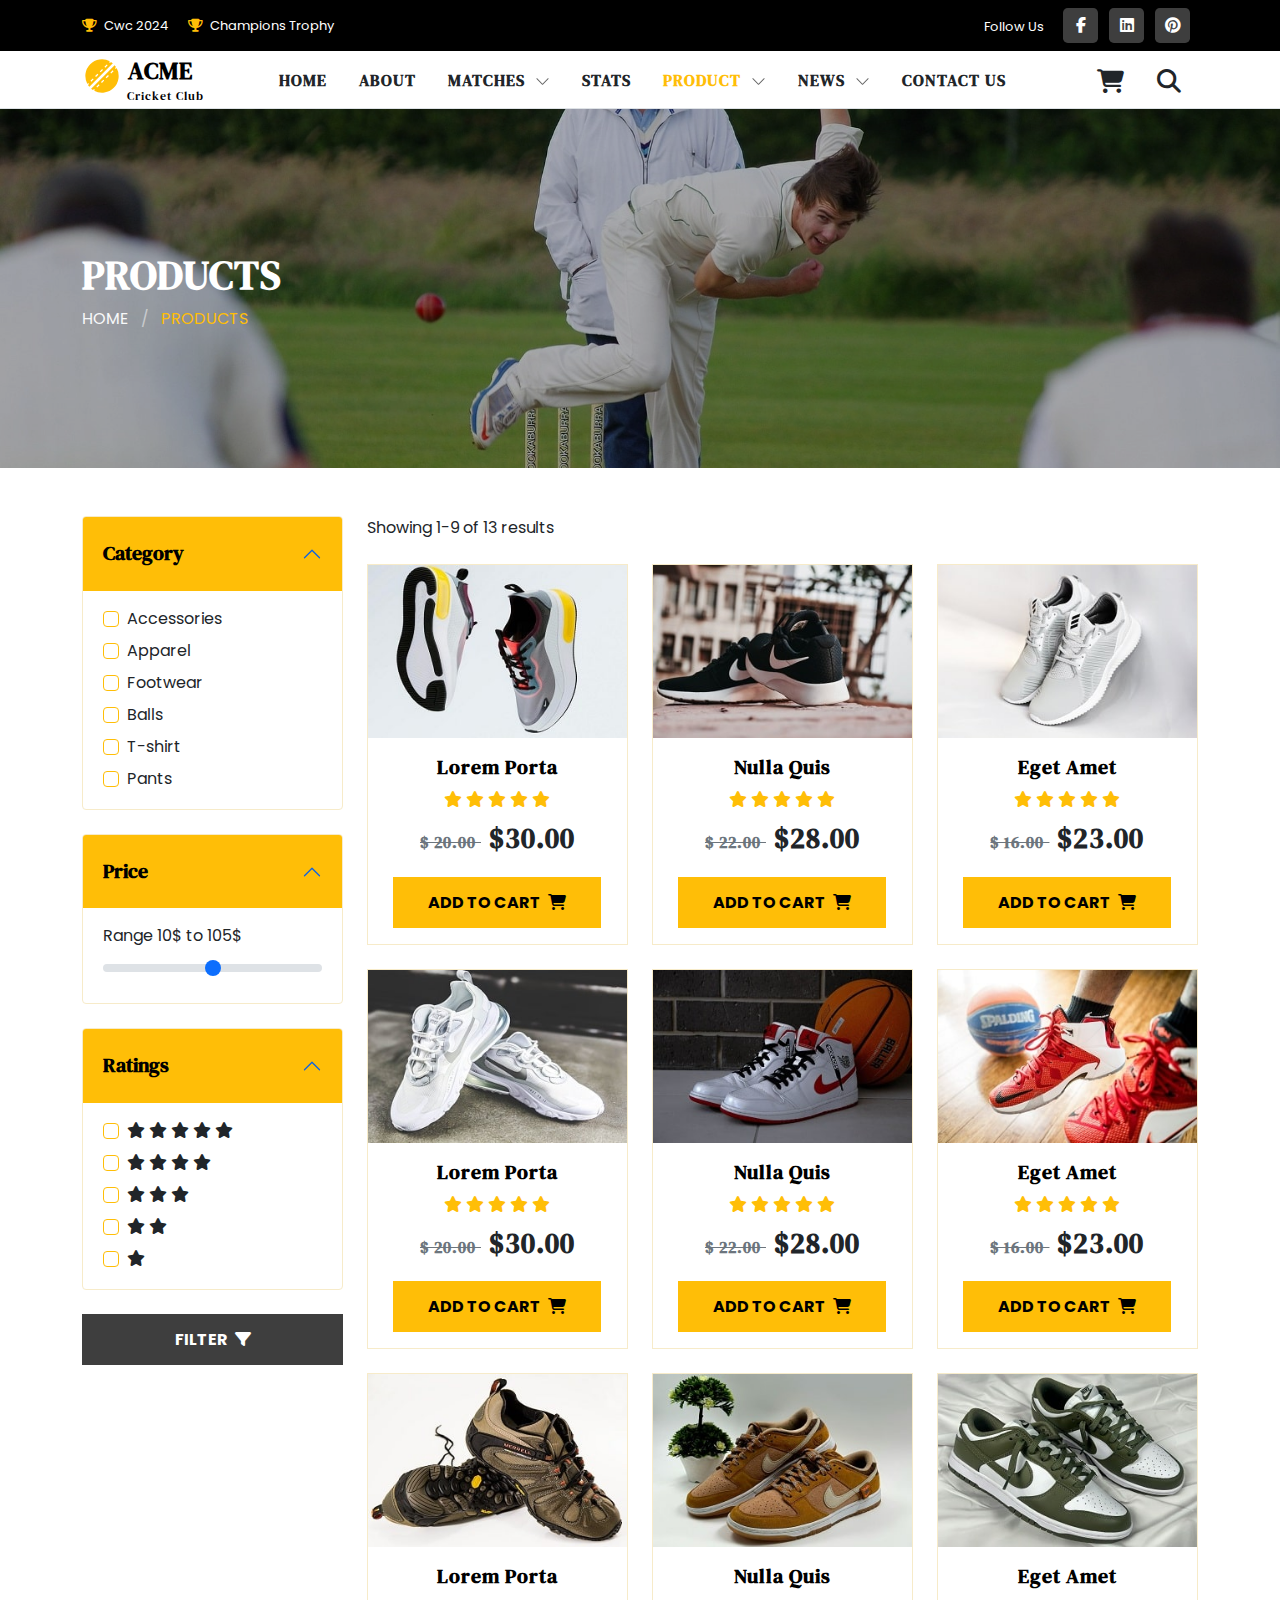
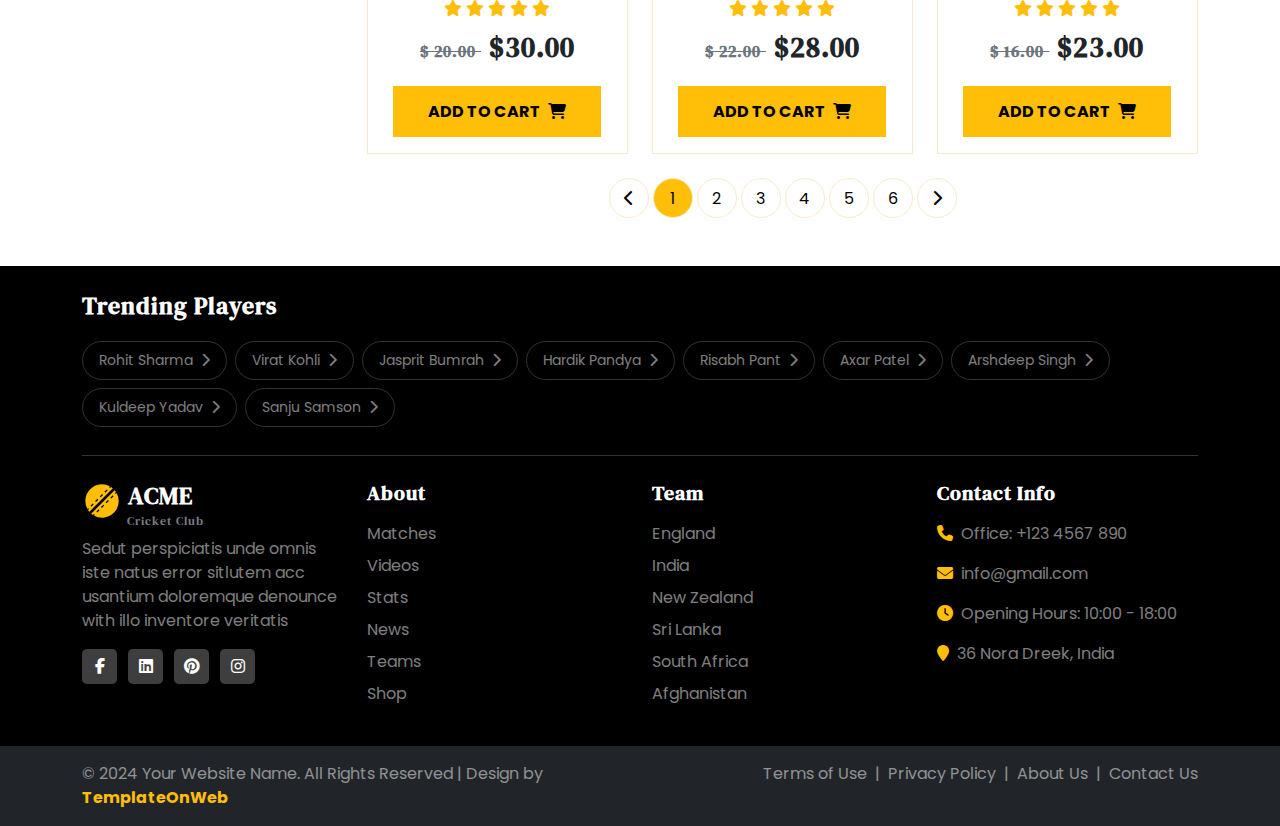
<file: shop.html>
<!DOCTYPE html>
<html lang="en">
<head>
	<meta charset="utf-8">
	<meta http-equiv="X-UA-Compatible" content="IE=edge">
	<meta name="viewport" content="width=device-width, initial-scale=1">
	<title>Cricket Club</title>
	<link href="css/bootstrap.min.css" rel="stylesheet" >
	 <link href="fonts/css/fontawesome.min.css" rel="stylesheet" >
	<link href="fonts/css/brands.min.css" rel="stylesheet" />
    <link href="fonts/css/solid.min.css" rel="stylesheet" />
	<link href="css/global.css" rel="stylesheet">
	<link href="css/shop.css" rel="stylesheet">
    <link href="https://fonts.googleapis.com/css2?family=Poppins&display=swap" rel="stylesheet">
	<link href="https://fonts.googleapis.com/css2?family=DM+Serif+Text:ital@0;1&display=swap" rel="stylesheet">
	<link href="css/flag-icons.css" rel="stylesheet">

</head>
<body>

<section id="top" class="pt-2 pb-2 bg-black">
 <div class="container-xl">
  <div class="row top_1">
    <div class="col-md-6">
	 <div class="top_1_left mt-2">
	  <ul class="mb-0  font_13">
	   <li class="me-3 d-inline-block"><a class="text-white link" href="#"><i class="fa fa-trophy col_yell me-1"></i> Cwc 2024</a></li>
	   <li class="d-inline-block"><a class="text-white link" href="#"><i class="fa fa-trophy col_yell me-1"></i> Champions Trophy</a></li>
	  </ul>
	 </div>
	</div>
	<div class="col-md-6">
	 <div class="top_1_right text-end">
	   <ul class="mb-0 font_13 social_link">
	   <li class="me-3 text-white d-inline-block">Follow Us</li>
	   <li class="me-2 text-white d-inline-block"><a class="d-block bg_grey text-white rounded-3 text-center fs-6 bg_yell_hover" href="#"><i class="fa-brands fa-facebook-f"></i></a></li>
	   <li class="me-2 text-white d-inline-block"><a class="d-block bg_grey text-white rounded-3 text-center fs-6 bg_yell_hover" href="#"><i class="fa-brands fa-linkedin"></i></a></li>
	   <li class="me-2 text-white d-inline-block"><a class="d-block bg_grey text-white rounded-3 text-center fs-6 bg_yell_hover" href="#"><i class="fa-brands fa-pinterest"></i></a></li>
	  </ul>
	 </div>
	</div>
  </div>
 </div>
</section>

<section id="header">
   <nav class="navbar navbar-expand-lg navbar-light w-100 border-bottom">
      <div class="container-xl">
          <b class="logo"><a class="fs-4 family_1" href="index.html"><svg xmlns="http://www.w3.org/2000/svg" width="40" height="40" viewBox="0 0 24 24" style="fill: #ffbe07;transform: ;msFilter: ;"><path d="m3.67 16.26.54.53-.62.61a9 9 0 0 0 .84 1.11L18.51 4.42a10.93 10.93 0 0 0-1.1-.83l-.62.61-.53-.53.48-.48A10 10 0 0 0 3.2 16.74zM14.86 5.07l.53.53L14 7l-.53-.53zm-2.79 2.8.52.53-1.39 1.4-.53-.53zm-2.8 2.8.53.53-1.4 1.39-.53-.53zm-2.8 2.79L7 14l-1.4 1.4-.53-.53zm.12 6.95.62-.61.53.53-.48.48A10 10 0 0 0 20.8 7.26l-.47.48-.54-.53.62-.61a9 9 0 0 0-.84-1.11L5.49 19.58a10.93 10.93 0 0 0 1.1.83zM18.4 8.61l.53.53-1.4 1.4L17 10zm-2.8 2.8.53.53-1.4 1.39-.53-.53zm-2.8 2.79.53.53-1.39 1.4-.54-.53zM10 17l.53.53-1.4 1.4-.53-.53z"></path></svg> ACME <br> <span class="font_12 fw-normal">Cricket Club</span></a></b>
         <button class="navbar-toggler offcanvas-nav-btn  ms-auto me-3" type="button">
            <img src="image/icons-svg/list.svg" width="40" height="40" alt="Open TemplateOnweb website menu"/>
         </button>
         <div class="offcanvas offcanvas-start offcanvas-nav" style="width: 20rem">
            <div class="offcanvas-header shadow">
			    <b class="logo"><a class="fs-4 family_1" href="index.html"><svg xmlns="http://www.w3.org/2000/svg" width="40" height="40" viewBox="0 0 24 24" style="fill: #ffbe07;transform: ;msFilter: ;"><path d="m3.67 16.26.54.53-.62.61a9 9 0 0 0 .84 1.11L18.51 4.42a10.93 10.93 0 0 0-1.1-.83l-.62.61-.53-.53.48-.48A10 10 0 0 0 3.2 16.74zM14.86 5.07l.53.53L14 7l-.53-.53zm-2.79 2.8.52.53-1.39 1.4-.53-.53zm-2.8 2.8.53.53-1.4 1.39-.53-.53zm-2.8 2.79L7 14l-1.4 1.4-.53-.53zm.12 6.95.62-.61.53.53-.48.48A10 10 0 0 0 20.8 7.26l-.47.48-.54-.53.62-.61a9 9 0 0 0-.84-1.11L5.49 19.58a10.93 10.93 0 0 0 1.1.83zM18.4 8.61l.53.53-1.4 1.4L17 10zm-2.8 2.8.53.53-1.4 1.39-.53-.53zm-2.8 2.79.53.53-1.39 1.4-.54-.53zM10 17l.53.53-1.4 1.4-.53-.53z"></path></svg> ACME <br> <span class="font_12 fw-normal">Cricket Club</span></a></b>
               <img src="image/icons-svg/x.svg" width="40" height="40" class="ms-auto" data-bs-dismiss="offcanvas" aria-label="Close" alt="Close TemplateOnweb website menu"/>
			   
            </div>
            <div class="offcanvas-body pt-0 align-items-center">
               <ul class="navbar-nav align-items-lg-center ms-auto">
			      <li class="nav-item"> 
				      <a class="nav-link dropdown-toggle" href="index.html" title="Visit home page">
					  Home
					  </a>
				  </li>
				  <li class="nav-item"> 
				      <a class="nav-link dropdown-toggle" href="about.html" title="Visit home page">
					  About
					  </a>
				  </li>
				  
				 <li class="nav-item dropdown drop_border">
          <a class="nav-link dropdown-toggle" href="#" id="navbarDropdown" role="button" data-bs-toggle="dropdown" aria-expanded="false">
            Matches<img src="image/icons-svg/chevron-down.svg" width="15" height="15" alt="Submenu open/close icon">
          </a>
          <ul class="dropdown-menu drop_1 shadow" aria-labelledby="navbarDropdown">
            <li><a class="dropdown-item" href="matches.html"> Live</a></li>
			<li><a class="dropdown-item border-0" href="scorecard.html"> Scorecard</a></li>
          </ul>
        </li>
				  
				  <li class="nav-item"> 
				      <a class="nav-link dropdown-toggle" href="stats.html" title="Visit home page">
					  Stats
					  </a>
				  </li>
                  
		
		           <li class="nav-item dropdown drop_border">
          <a class="nav-link dropdown-toggle active" href="#" id="navbarDropdown" role="button" data-bs-toggle="dropdown" aria-expanded="false">
            Product<img src="image/icons-svg/chevron-down.svg" width="15" height="15" alt="Submenu open/close icon">
          </a>
          <ul class="dropdown-menu drop_1 shadow" aria-labelledby="navbarDropdown">
            <li><a class="dropdown-item" href="shop.html"> Product</a></li>
			<li><a class="dropdown-item" href="detail.html"> Product Detail</a></li>
			<li><a class="dropdown-item" href="cart.html"> Shopping Cart</a></li>
			<li><a class="dropdown-item border-0" href="checkout.html"> Checkout</a></li>
          </ul>
        </li>
		
		         <li class="nav-item dropdown drop_border">
          <a class="nav-link dropdown-toggle" href="#" id="navbarDropdown" role="button" data-bs-toggle="dropdown" aria-expanded="false">
            News<img src="image/icons-svg/chevron-down.svg" width="15" height="15" alt="Submenu open/close icon">
          </a>
          <ul class="dropdown-menu drop_1 shadow" aria-labelledby="navbarDropdown">
            <li><a class="dropdown-item" href="news.html"> News</a></li>
			<li><a class="dropdown-item border-0" href="news_detail.html"> News Detail</a></li>
          </ul>
        </li>
		
				  
				  <li class="nav-item"> 
				      <a class="nav-link dropdown-toggle" href="contact.html" title="Visit home page">
					 Contact Us
					  </a>
				  </li>
				  
               </ul>
			   <ul class="navbar-nav align-items-lg-center ms-auto">
			        <li class="nav-item dropdown">
          <a class="nav-link dropdown-toggle drop_togn nav_hide fs-4 mt-1" href="#" id="navbarDropdown" role="button" data-bs-toggle="dropdown" aria-expanded="false">
            <i class="fa fa-shopping-cart"></i>
          </a>
          <ul class="dropdown-menu drop_cart shadow rounded-0 border-0" aria-labelledby="navbarDropdown" style="">
						<li>
						 <div class="drop_1i row">
						  <div class="col-md-6 col-6">
						   <div class="drop_1il"><h5 class="fs-6">2 ITEMS</h5></div>
						  </div>
						  <div class="col-md-6 col-6">
						   <div class="drop_1il text-end"><h5 class="fs-6"><a href="cart.html">VIEW CART</a></h5></div>
						  </div>
						 </div>
						 <div class="drop_1i1 row">
						  <div class="col-md-6 col-6">
						   <div class="drop_1i1l"><h6 class="font_14"><a href="#">Nulla Quis</a> <br> <span class="fw-normal d-inline-block mt-1 font_12">1x - $89.00</span></h6></div>
						  </div>
						  <div class="col-md-4 col-4">
						   <div class="drop_1i1r"><a href="#"><img src="image/47.jpg" class="img-fluid" alt="abc"></a></div>
						  </div>
						  <div class="col-md-2 col-2">
						   <div class="drop_1i1l text-end"><h6> <span><i class="fa fa-trash"></i></span></h6></div>
						  </div>
						 </div>
						 <div class="drop_1i1 row">
						  <div class="col-md-6 col-6">
						   <div class="drop_1i1l"><h6 class="font_14"><a href="#">Eget Nulla</a> <br> <span class="fw-normal d-inline-block mt-1 font_12">1x - $49.00</span></h6></div>
						  </div>
						  <div class="col-md-4 col-4">
						   <div class="drop_1i1r"><a href="#"><img src="image/48.jpg" class="img-fluid" alt="abc"></a></div>
						  </div>
						  <div class="col-md-2 col-2">
						   <div class="drop_1i1l text-end"><h6> <span><i class="fa fa-trash"></i></span></h6></div>
						  </div>
						 </div>
						 <div class="drop_1i2 row">
						  <div class="col-md-6 col-6">
						   <div class="drop_1il"><h5 class="fs-6">TOTAL</h5></div>
						  </div>
						  <div class="col-md-6 col-6">
						   <div class="drop_1il text-end"><h5 class="fs-6">$142.00</h5></div>
						  </div>
						 </div>
						 <div class="drop_1i3 text-center row">
						  <div class="col-md-12 col-12">
						    <ul class="mb-0">
							 <li class="d-inline-block mx-1"><a class="button px-3 pt-2 pb-2 font_14" href="#">View Order</a></li>
							 <li class="d-inline-block mx-1"><a class="button_1 px-3 pb-2 pt-2 font_14" href="#">Checkout</a></li>
							</ul>
						  </div>
						 </div>
						</li>
					  </ul>
        </li>
				    <li class="nav-item dropdown">
          <a class="dropdown-toggle nav_hide nav-link fs-4 mt-1" href="#" id="navbarDropdown" role="button" data-bs-toggle="dropdown" aria-expanded="false">
            <i class="fa fa-search"></i>
          </a>
		<ul class="dropdown-menu drop_search p-3 shadow" aria-labelledby="navbarDropdown" style="">
		<form class="navbar-form" role="search">
		<div class="input-group">
			<input type="text" class="form-control font_14" placeholder="Search Keyword">
			<span class="input-group-btn">
				<button class="btn btn-primary bg_yell border-0 rounded-0 p-2 px-3" type="button">
					<i class="fa fa-search"></i> </button>
			</span>
		</div>
		</form>
		</ul>
        </li>
                 </ul>
            </div>
         </div>    
		 
         </div>
      </div>
   </nav>
</section>

<section id="center" class="center_shop">
 <div class="center_om bg_back">
   <div class="container-xl">
    <div class="row center_o1">
     <div class="col-md-12">
	   <h1 class="text-white">PRODUCTS</h1>
	   <h6 class="mb-0 col_yell"><a class="text-light" href="#">HOME</a> <span class="text-white-50 mx-2">/</span> PRODUCTS</h6>
	 </div>
   </div>
 </div>
 </div>
</section>

<section id="shop" class="pt-5 pb-5">
 <div class="container-xl">
   <div class="shop_1 row">
    <div class="col-md-3">
	 <div class="shop_1_left">
	   <div class="shop_1_left1">
	     <div class="accordion" id="accordionExample">
           <div class="accordion-item">
    <h2 class="accordion-header" id="headingOne">
      <button class="accordion-button fw-bold fs-5" type="button" data-bs-toggle="collapse" data-bs-target="#collapseOne" aria-expanded="true" aria-controls="collapseOne">
        Category
      </button>
    </h2>
    <div id="collapseOne" class="accordion-collapse collapse show" aria-labelledby="headingOne" data-bs-parent="#accordionExample">
      <div class="accordion-body">
        <div class="form-check">
		  <input class="form-check-input" type="checkbox" value="" id="flexCheckDefault">
		  <label class="form-check-label" for="flexCheckDefault">
		   Accessories
		  </label>
        </div>
		<div class="form-check mt-2">
		  <input class="form-check-input" type="checkbox" value="" id="flexCheckDefault">
		  <label class="form-check-label" for="flexCheckDefault">
		   Apparel
		  </label>
        </div>
		<div class="form-check mt-2">
		  <input class="form-check-input" type="checkbox" value="" id="flexCheckDefault">
		  <label class="form-check-label" for="flexCheckDefault">
		   Footwear
		  </label>
        </div>
		<div class="form-check mt-2">
		  <input class="form-check-input" type="checkbox" value="" id="flexCheckDefault">
		  <label class="form-check-label" for="flexCheckDefault">
		   Balls
		  </label>
        </div>
		<div class="form-check mt-2">
		  <input class="form-check-input" type="checkbox" value="" id="flexCheckDefault">
		  <label class="form-check-label" for="flexCheckDefault">
		   T-shirt
		  </label>
        </div>
		<div class="form-check mt-2">
		  <input class="form-check-input" type="checkbox" value="" id="flexCheckDefault">
		  <label class="form-check-label" for="flexCheckDefault">
		   Pants
		  </label>
        </div>
      </div>
    </div>
  </div>
  
        </div>
	   </div>
	   <div class="shop_1_left1 mt-4">
	     <div class="accordion" id="accordionExample">
           <div class="accordion-item">
    <h2 class="accordion-header" id="headingOne">
      <button class="accordion-button fw-bold fs-5" type="button" data-bs-toggle="collapse" data-bs-target="#collapseOne" aria-expanded="true" aria-controls="collapseOne">
        Price
      </button>
    </h2>
    <div id="collapseOne" class="accordion-collapse collapse show" aria-labelledby="headingOne" data-bs-parent="#accordionExample">
      <div class="accordion-body">
          <label for="customRange3" class="form-label">Range 10$ to 105$</label>
<input type="range" class="form-range" min="0" max="5" step="0.5" id="customRange3">
      </div>
    </div>
  </div>
  
        </div>
	   </div>
	   <div class="shop_1_left1 mt-4">
	     <div class="accordion" id="accordionExample">
           <div class="accordion-item">
    <h2 class="accordion-header" id="headingOne">
      <button class="accordion-button fw-bold fs-5" type="button" data-bs-toggle="collapse" data-bs-target="#collapseOne" aria-expanded="true" aria-controls="collapseOne">
        Ratings
      </button>
    </h2>
    <div id="collapseOne" class="accordion-collapse collapse show" aria-labelledby="headingOne" data-bs-parent="#accordionExample">
      <div class="accordion-body">
        <div class="form-check">
		  <input class="form-check-input" type="checkbox" value="" id="flexCheckDefault">
		  <label class="form-check-label" for="flexCheckDefault">
		   <span>
		    <i class="fa fa-star"></i>
			<i class="fa fa-star"></i>
			<i class="fa fa-star"></i>
			<i class="fa fa-star"></i>
			<i class="fa fa-star"></i>
		   </span>
		  </label>
        </div>
		<div class="form-check mt-2">
		  <input class="form-check-input" type="checkbox" value="" id="flexCheckDefault">
		  <label class="form-check-label" for="flexCheckDefault">
		   <span>
		    <i class="fa fa-star"></i>
			<i class="fa fa-star"></i>
			<i class="fa fa-star"></i>
			<i class="fa fa-star"></i>
		   </span>
		  </label>
        </div>
		<div class="form-check mt-2">
		  <input class="form-check-input" type="checkbox" value="" id="flexCheckDefault">
		  <label class="form-check-label" for="flexCheckDefault">
		   <span>
		    <i class="fa fa-star"></i>
			<i class="fa fa-star"></i>
			<i class="fa fa-star"></i>
		   </span>
		  </label>
        </div>
		<div class="form-check mt-2">
		  <input class="form-check-input" type="checkbox" value="" id="flexCheckDefault">
		  <label class="form-check-label" for="flexCheckDefault">
		   <span>
		    <i class="fa fa-star"></i>
			<i class="fa fa-star"></i>
		   </span>
		  </label>
        </div>
		<div class="form-check mt-2">
		  <input class="form-check-input" type="checkbox" value="" id="flexCheckDefault">
		  <label class="form-check-label" for="flexCheckDefault">
		   <span>
		    <i class="fa fa-star"></i>
		   </span>
		  </label>
        </div>
      </div>
    </div>
  </div>
  
        </div>
	   </div>
	   <div class="shop_1_left1 mt-4">
	     <h6 class="mb-0"><a class="button_1 d-block text-center" href="detail.html">Filter <i class="fa fa-filter ms-1"></i></a></h6>
	   </div>
	 </div>
	</div>
	<div class="col-md-9">
	 <div class="shop_1_right">
	   <p class="mb-0 center_sm">Showing 1-9 of 13 results</p>
	   <div class="shop_1 row row-cols-1 row-cols-sm-2  row-cols-md-3 mt-4">
	   <div class="col">
	     <div class="shop_1_left border_light">
		   <div class="shop_1_left1 position-relative">
		     <div class="shop_1_left1_inner">
		       <a href="detail.html"><img src="image/46.jpg" alt="abc" class="img-fluid"></a>
		    </div>
			<div class="shop_1_left1_inner1 position-absolute top-0 p-3">
		      <ul class="mb-0">
			    <li><a class="d-inline-block bg_yell rounded-3 text-center" href="detail.html"><i class="fa fa-shopping-cart"></i></a></li>
				<li class="mt-2"><a class="d-inline-block bg_yell rounded-3 text-center" href="detail.html"><i class="fa fa-heart"></i></a></li>
			   </ul>
		    </div> 
		   </div>
		   <div class="shop_1_left2 text-center p-3">
		    <h5><a href="detail.html">Lorem Porta</a></h5>
			<span class="col_yell">
			 <i class="fa fa-star"></i>
			 <i class="fa fa-star"></i>
			 <i class="fa fa-star"></i>
			 <i class="fa fa-star"></i>
			 <i class="fa fa-star"></i>
			</span>
			<h3 class="mt-2"> <span class="text-decoration-line-through text-muted fs-6 me-2">$ 20.00 </span> $30.00 </h3>
			<h6 class="mb-0 mt-3"><a class="button pt-3 pb-3" href="detail.html">Add To Cart <i class="fa fa-shopping-cart ms-1"></i></a></h6>
		   </div>
		   
		 </div>
	   </div>
	   <div class="col">
	     <div class="shop_1_left border_light">
		   <div class="shop_1_left1 position-relative">
		     <div class="shop_1_left1_inner">
		       <a href="detail.html"><img src="image/47.jpg" alt="abc" class="img-fluid"></a>
		    </div>
			<div class="shop_1_left1_inner1 position-absolute top-0 p-3">
		      <ul class="mb-0">
			    <li><a class="d-inline-block bg_yell rounded-3 text-center" href="detail.html"><i class="fa fa-shopping-cart"></i></a></li>
				<li class="mt-2"><a class="d-inline-block bg_yell rounded-3 text-center" href="detail.html"><i class="fa fa-heart"></i></a></li>
			   </ul>
		    </div> 
		   </div>
		   <div class="shop_1_left2 text-center p-3">
		    <h5><a href="detail.html">Nulla Quis</a></h5>
			<span class="col_yell">
			 <i class="fa fa-star"></i>
			 <i class="fa fa-star"></i>
			 <i class="fa fa-star"></i>
			 <i class="fa fa-star"></i>
			 <i class="fa fa-star"></i>
			</span>
			<h3 class="mt-2"> <span class="text-decoration-line-through text-muted fs-6 me-2">$ 22.00 </span> $28.00 </h3>
			<h6 class="mb-0 mt-3"><a class="button pt-3 pb-3" href="detail.html">Add To Cart <i class="fa fa-shopping-cart ms-1"></i></a></h6>
		   </div>
		   
		 </div>
	   </div>
	   <div class="col">
	     <div class="shop_1_left border_light">
		   <div class="shop_1_left1 position-relative">
		     <div class="shop_1_left1_inner">
		       <a href="detail.html"><img src="image/48.jpg" alt="abc" class="img-fluid"></a>
		    </div>
			<div class="shop_1_left1_inner1 position-absolute top-0 p-3">
		      <ul class="mb-0">
			    <li><a class="d-inline-block bg_yell rounded-3 text-center" href="detail.html"><i class="fa fa-shopping-cart"></i></a></li>
				<li class="mt-2"><a class="d-inline-block bg_yell rounded-3 text-center" href="detail.html"><i class="fa fa-heart"></i></a></li>
			   </ul>
		    </div> 
		   </div>
		   <div class="shop_1_left2 text-center p-3">
		    <h5><a href="detail.html">Eget Amet</a></h5>
			<span class="col_yell">
			 <i class="fa fa-star"></i>
			 <i class="fa fa-star"></i>
			 <i class="fa fa-star"></i>
			 <i class="fa fa-star"></i>
			 <i class="fa fa-star"></i>
			</span>
			<h3 class="mt-2"> <span class="text-decoration-line-through text-muted fs-6 me-2">$ 16.00 </span> $23.00 </h3>
			<h6 class="mb-0 mt-3"><a class="button pt-3 pb-3" href="detail.html">Add To Cart <i class="fa fa-shopping-cart ms-1"></i></a></h6>
		   </div>
		   
		 </div>
	   </div>
	  </div>
	  <div class="shop_1 row row-cols-1 row-cols-sm-2  row-cols-md-3 mt-4">
	   <div class="col">
	     <div class="shop_1_left border_light">
		   <div class="shop_1_left1 position-relative">
		     <div class="shop_1_left1_inner">
		       <a href="detail.html"><img src="image/49.jpg" alt="abc" class="img-fluid"></a>
		    </div>
			<div class="shop_1_left1_inner1 position-absolute top-0 p-3">
		      <ul class="mb-0">
			    <li><a class="d-inline-block bg_yell rounded-3 text-center" href="detail.html"><i class="fa fa-shopping-cart"></i></a></li>
				<li class="mt-2"><a class="d-inline-block bg_yell rounded-3 text-center" href="detail.html"><i class="fa fa-heart"></i></a></li>
			   </ul>
		    </div> 
		   </div>
		   <div class="shop_1_left2 text-center p-3">
		    <h5><a href="detail.html">Lorem Porta</a></h5>
			<span class="col_yell">
			 <i class="fa fa-star"></i>
			 <i class="fa fa-star"></i>
			 <i class="fa fa-star"></i>
			 <i class="fa fa-star"></i>
			 <i class="fa fa-star"></i>
			</span>
			<h3 class="mt-2"> <span class="text-decoration-line-through text-muted fs-6 me-2">$ 20.00 </span> $30.00 </h3>
			<h6 class="mb-0 mt-3"><a class="button pt-3 pb-3" href="detail.html">Add To Cart <i class="fa fa-shopping-cart ms-1"></i></a></h6>
		   </div>
		   
		 </div>
	   </div>
	   <div class="col">
	     <div class="shop_1_left border_light">
		   <div class="shop_1_left1 position-relative">
		     <div class="shop_1_left1_inner">
		       <a href="detail.html"><img src="image/50.jpg" alt="abc" class="img-fluid"></a>
		    </div>
			<div class="shop_1_left1_inner1 position-absolute top-0 p-3">
		      <ul class="mb-0">
			    <li><a class="d-inline-block bg_yell rounded-3 text-center" href="detail.html"><i class="fa fa-shopping-cart"></i></a></li>
				<li class="mt-2"><a class="d-inline-block bg_yell rounded-3 text-center" href="detail.html"><i class="fa fa-heart"></i></a></li>
			   </ul>
		    </div> 
		   </div>
		   <div class="shop_1_left2 text-center p-3">
		    <h5><a href="detail.html">Nulla Quis</a></h5>
			<span class="col_yell">
			 <i class="fa fa-star"></i>
			 <i class="fa fa-star"></i>
			 <i class="fa fa-star"></i>
			 <i class="fa fa-star"></i>
			 <i class="fa fa-star"></i>
			</span>
			<h3 class="mt-2"> <span class="text-decoration-line-through text-muted fs-6 me-2">$ 22.00 </span> $28.00 </h3>
			<h6 class="mb-0 mt-3"><a class="button pt-3 pb-3" href="detail.html">Add To Cart <i class="fa fa-shopping-cart ms-1"></i></a></h6>
		   </div>
		   
		 </div>
	   </div>
	   <div class="col">
	     <div class="shop_1_left border_light">
		   <div class="shop_1_left1 position-relative">
		     <div class="shop_1_left1_inner">
		       <a href="detail.html"><img src="image/51.jpg" alt="abc" class="img-fluid"></a>
		    </div>
			<div class="shop_1_left1_inner1 position-absolute top-0 p-3">
		      <ul class="mb-0">
			    <li><a class="d-inline-block bg_yell rounded-3 text-center" href="detail.html"><i class="fa fa-shopping-cart"></i></a></li>
				<li class="mt-2"><a class="d-inline-block bg_yell rounded-3 text-center" href="detail.html"><i class="fa fa-heart"></i></a></li>
			   </ul>
		    </div> 
		   </div>
		   <div class="shop_1_left2 text-center p-3">
		    <h5><a href="detail.html">Eget Amet</a></h5>
			<span class="col_yell">
			 <i class="fa fa-star"></i>
			 <i class="fa fa-star"></i>
			 <i class="fa fa-star"></i>
			 <i class="fa fa-star"></i>
			 <i class="fa fa-star"></i>
			</span>
			<h3 class="mt-2"> <span class="text-decoration-line-through text-muted fs-6 me-2">$ 16.00 </span> $23.00 </h3>
			<h6 class="mb-0 mt-3"><a class="button pt-3 pb-3" href="detail.html">Add To Cart <i class="fa fa-shopping-cart ms-1"></i></a></h6>
		   </div>
		   
		 </div>
	   </div>
	  </div>
	  <div class="shop_1 row row-cols-1 row-cols-sm-2  row-cols-md-3 mt-4">
	   <div class="col">
	     <div class="shop_1_left border_light">
		   <div class="shop_1_left1 position-relative">
		     <div class="shop_1_left1_inner">
		       <a href="detail.html"><img src="image/52.jpg" alt="abc" class="img-fluid"></a>
		    </div>
			<div class="shop_1_left1_inner1 position-absolute top-0 p-3">
		      <ul class="mb-0">
			    <li><a class="d-inline-block bg_yell rounded-3 text-center" href="detail.html"><i class="fa fa-shopping-cart"></i></a></li>
				<li class="mt-2"><a class="d-inline-block bg_yell rounded-3 text-center" href="detail.html"><i class="fa fa-heart"></i></a></li>
			   </ul>
		    </div> 
		   </div>
		   <div class="shop_1_left2 text-center p-3">
		    <h5><a href="detail.html">Lorem Porta</a></h5>
			<span class="col_yell">
			 <i class="fa fa-star"></i>
			 <i class="fa fa-star"></i>
			 <i class="fa fa-star"></i>
			 <i class="fa fa-star"></i>
			 <i class="fa fa-star"></i>
			</span>
			<h3 class="mt-2"> <span class="text-decoration-line-through text-muted fs-6 me-2">$ 20.00 </span> $30.00 </h3>
			<h6 class="mb-0 mt-3"><a class="button pt-3 pb-3" href="detail.html">Add To Cart <i class="fa fa-shopping-cart ms-1"></i></a></h6>
		   </div>
		   
		 </div>
	   </div>
	   <div class="col">
	     <div class="shop_1_left border_light">
		   <div class="shop_1_left1 position-relative">
		     <div class="shop_1_left1_inner">
		       <a href="detail.html"><img src="image/53.jpg" alt="abc" class="img-fluid"></a>
		    </div>
			<div class="shop_1_left1_inner1 position-absolute top-0 p-3">
		      <ul class="mb-0">
			    <li><a class="d-inline-block bg_yell rounded-3 text-center" href="detail.html"><i class="fa fa-shopping-cart"></i></a></li>
				<li class="mt-2"><a class="d-inline-block bg_yell rounded-3 text-center" href="detail.html"><i class="fa fa-heart"></i></a></li>
			   </ul>
		    </div> 
		   </div>
		   <div class="shop_1_left2 text-center p-3">
		    <h5><a href="detail.html">Nulla Quis</a></h5>
			<span class="col_yell">
			 <i class="fa fa-star"></i>
			 <i class="fa fa-star"></i>
			 <i class="fa fa-star"></i>
			 <i class="fa fa-star"></i>
			 <i class="fa fa-star"></i>
			</span>
			<h3 class="mt-2"> <span class="text-decoration-line-through text-muted fs-6 me-2">$ 22.00 </span> $28.00 </h3>
			<h6 class="mb-0 mt-3"><a class="button pt-3 pb-3" href="detail.html">Add To Cart <i class="fa fa-shopping-cart ms-1"></i></a></h6>
		   </div>
		   
		 </div>
	   </div>
	   <div class="col">
	     <div class="shop_1_left border_light">
		   <div class="shop_1_left1 position-relative">
		     <div class="shop_1_left1_inner">
		       <a href="detail.html"><img src="image/54.jpg" alt="abc" class="img-fluid"></a>
		    </div>
			<div class="shop_1_left1_inner1 position-absolute top-0 p-3">
		      <ul class="mb-0">
			    <li><a class="d-inline-block bg_yell rounded-3 text-center" href="detail.html"><i class="fa fa-shopping-cart"></i></a></li>
				<li class="mt-2"><a class="d-inline-block bg_yell rounded-3 text-center" href="detail.html"><i class="fa fa-heart"></i></a></li>
			   </ul>
		    </div> 
		   </div>
		   <div class="shop_1_left2 text-center p-3">
		    <h5><a href="detail.html">Eget Amet</a></h5>
			<span class="col_yell">
			 <i class="fa fa-star"></i>
			 <i class="fa fa-star"></i>
			 <i class="fa fa-star"></i>
			 <i class="fa fa-star"></i>
			 <i class="fa fa-star"></i>
			</span>
			<h3 class="mt-2"> <span class="text-decoration-line-through text-muted fs-6 me-2">$ 16.00 </span> $23.00 </h3>
			<h6 class="mb-0 mt-3"><a class="button pt-3 pb-3" href="detail.html">Add To Cart <i class="fa fa-shopping-cart ms-1"></i></a></h6>
		   </div>
		   
		 </div>
	   </div>
	  </div>
	  <div class="news_3 mt-4">
		   <ul class="mt-3 mb-0 paginate_news paginate text-center">
		   <li class="d-inline-block"><a class="border_light d-block rounded-circle" href="detail.html"><i class="fa fa-chevron-left"></i> </a></li>
		  <li class="d-inline-block"><a class="border_light d-block rounded-circle active" href="detail.html">1</a></li>
		  <li class="d-inline-block"><a class="border_light d-block rounded-circle" href="detail.html">2</a></li>
		  <li class="d-inline-block"><a class="border_light d-block rounded-circle" href="detail.html">3</a></li>
		  <li class="d-inline-block"><a class="border_light d-block rounded-circle" href="detail.html">4</a></li>
		  <li class="d-inline-block"><a class="border_light d-block rounded-circle" href="detail.html">5</a></li>
		  <li class="d-inline-block"><a class="border_light d-block rounded-circle" href="detail.html">6</a></li>
		  <li class="d-inline-block"><a class="border_light d-block rounded-circle" href="detail.html"><i class="fa fa-chevron-right"></i></a></li>
		 </ul>
		  </div>
	 </div>
	</div>
   </div>
 </div>
</section>

<section id="footer" class="pt-4 pb-4 bg-black">
 <div class="container-xl">
      <div class="footer_1 row mb-4">
	   <div class="col-md-12">
		<h4 class="text-white mb-3">Trending Players</h4>
		<ul class="d-flex flex-wrap mb-0 font_14">
	   <li class="me-2 mt-1 mb-1"><a class="dark_border d-block p-2 px-3 rounded-pill text-white-50 link" href="#">Rohit Sharma <i class="fa fa-chevron-right font_10 ms-1"></i></a></li>
	   <li class="me-2 mt-1 mb-1"><a class="dark_border d-block p-2 px-3 rounded-pill text-white-50 link" href="#">Virat Kohli <i class="fa fa-chevron-right font_10 ms-1"></i></a></li>
	   <li class="me-2 mt-1 mb-1"><a class="dark_border d-block p-2 px-3 rounded-pill text-white-50 link" href="#">Jasprit Bumrah <i class="fa fa-chevron-right font_10 ms-1"></i></a></li>
	   <li class="me-2 mt-1 mb-1"><a class="dark_border d-block p-2 px-3 rounded-pill text-white-50 link" href="#">Hardik Pandya <i class="fa fa-chevron-right font_10 ms-1"></i></a></li>
	   <li class="me-2 mt-1 mb-1"><a class="dark_border d-block p-2 px-3 rounded-pill text-white-50 link" href="#">Risabh Pant <i class="fa fa-chevron-right font_10 ms-1"></i></a></li>
	   <li class="me-2 mt-1 mb-1"><a class="dark_border d-block p-2 px-3 rounded-pill text-white-50 link" href="#">Axar Patel <i class="fa fa-chevron-right font_10 ms-1"></i></a></li>
	      <li class="me-2 mt-1 mb-1"><a class="dark_border d-block p-2 px-3 rounded-pill text-white-50 link" href="#">Arshdeep Singh <i class="fa fa-chevron-right font_10 ms-1"></i></a></li>
		     <li class="me-2 mt-1 mb-1"><a class="dark_border d-block p-2 px-3 rounded-pill text-white-50 link" href="#">Kuldeep Yadav <i class="fa fa-chevron-right font_10 ms-1"></i></a></li>
			    <li class="me-2 mt-1 mb-1"><a class="dark_border d-block p-2 px-3 rounded-pill text-white-50 link" href="#">Sanju Samson <i class="fa fa-chevron-right font_10 ms-1"></i></a></li>
	 </ul>
	   </div>
      </div><hr class="hr_dark">
      <div class="footer_2 row row-cols-1 row-cols-sm-2  row-cols-md-4">
	     <div class="col">
		   <div class="footer_2_left">
		      <b class="logo"><a class="fs-4 family_1 text-white" href="index.html"><svg xmlns="http://www.w3.org/2000/svg" width="40" height="40" viewBox="0 0 24 24" style="fill: #ffbe07;transform: ;msFilter: ;"><path d="m3.67 16.26.54.53-.62.61a9 9 0 0 0 .84 1.11L18.51 4.42a10.93 10.93 0 0 0-1.1-.83l-.62.61-.53-.53.48-.48A10 10 0 0 0 3.2 16.74zM14.86 5.07l.53.53L14 7l-.53-.53zm-2.79 2.8.52.53-1.39 1.4-.53-.53zm-2.8 2.8.53.53-1.4 1.39-.53-.53zm-2.8 2.79L7 14l-1.4 1.4-.53-.53zm.12 6.95.62-.61.53.53-.48.48A10 10 0 0 0 20.8 7.26l-.47.48-.54-.53.62-.61a9 9 0 0 0-.84-1.11L5.49 19.58a10.93 10.93 0 0 0 1.1.83zM18.4 8.61l.53.53-1.4 1.4L17 10zm-2.8 2.8.53.53-1.4 1.39-.53-.53zm-2.8 2.79.53.53-1.39 1.4-.54-.53zM10 17l.53.53-1.4 1.4-.53-.53z"></path></svg> ACME <br> <span class="font_12 fw-normal text-white-50">Cricket Club</span></a></b>
			  <p class="text-white-50 mt-3">Sedut perspiciatis unde omnis iste natus error sitlutem acc usantium doloremque denounce with illo inventore veritatis</p>
			  <ul class="mb-0 font_13 social_link">
	   <li class="me-2 text-white d-inline-block"><a class="d-block bg_grey text-white rounded-3 text-center fs-6 bg_yell_hover" href="#"><i class="fa-brands fa-facebook-f"></i></a></li>
	   <li class="me-2 text-white d-inline-block"><a class="d-block bg_grey text-white rounded-3 text-center fs-6 bg_yell_hover" href="#"><i class="fa-brands fa-linkedin"></i></a></li>
	   <li class="me-2 text-white d-inline-block"><a class="d-block bg_grey text-white rounded-3 text-center fs-6 bg_yell_hover" href="#"><i class="fa-brands fa-pinterest"></i></a></li>
	    <li class="me-2 text-white d-inline-block"><a class="d-block bg_grey text-white rounded-3 text-center fs-6 bg_yell_hover" href="#"><i class="fa-brands fa-instagram"></i></a></li>
	  </ul>
		   </div>
		 </div>
		 <div class="col">
		   <div class="footer_2_left">
		     <h5 class="text-white mt-1 mb-3">About</h5>
			 <ul>
			  <li><a class="link text-white-50" href="#">Matches</a></li>
			  <li class="mt-2"><a class="link text-white-50" href="#">Videos</a></li>
			  <li class="mt-2"><a class="link text-white-50" href="#">Stats</a></li>
			  <li class="mt-2"><a class="link text-white-50" href="#">News</a></li>
			  <li class="mt-2"><a class="link text-white-50" href="#">Teams</a></li>
			  <li class="mt-2"><a class="link text-white-50" href="#">Shop</a></li>
			 </ul>
		   </div>
		 </div>
		 <div class="col">
		   <div class="footer_2_left">
		     <h5 class="text-white mt-1 mb-3">Team</h5>
			 <ul>
			  <li><a class="link text-white-50" href="#">England</a></li>
			  <li class="mt-2"><a class="link text-white-50" href="#">India</a></li>
			  <li class="mt-2"><a class="link text-white-50" href="#">New Zealand</a></li>
			  <li class="mt-2"><a class="link text-white-50" href="#">Sri Lanka</a></li>
			  <li class="mt-2"><a class="link text-white-50" href="#">South Africa</a></li>
			  <li class="mt-2"><a class="link text-white-50" href="#">Afghanistan</a></li>
			 </ul>
		   </div>
		 </div>
		 <div class="col">
		   <div class="footer_2_left">
		     <h5 class="text-white mt-1 mb-3">Contact Info</h5>
			 <ul>
			  <li><a class="link text-white-50" href="#"><i class="fa fa-phone me-1 col_yell"></i> Office: +123 4567 890</a></li>
			  <li class="mt-3"><a class="link text-white-50" href="#"><i class="fa fa-envelope me-1 col_yell"></i> info@gmail.com</a></li>
			  <li class="mt-3"><a class="link text-white-50" href="#"><i class="fa fa-clock me-1 col_yell"></i> Opening Hours: 10:00 - 18:00</a></li>
			  <li class="mt-3"><a class="link text-white-50" href="#"><i class="fa fa-map-marker me-1 col_yell"></i> 36 Nora Dreek, India</a></li>
			 </ul>
		   </div>
		 </div>
      </div>
 </div>
</section>

<section id="footer_bottom" class="pt-3 pb-3 bg-dark">
 <div class="container-xl">
  <div class="row row-cols-1 row-cols-sm-1  row-cols-md-2 footer_bottom_1">
    <div class="col">
	  <div class="footer_bottom_1_left">
	    <p class="mb-0 text-white-50">© 2024 Your Website Name. All Rights Reserved | Design by <a class="col_yell fw-bold" href="http://www.templateonweb.com">TemplateOnWeb</a></p>
	  </div>
	</div>
	<div class="col">
	  <div class="footer_bottom_1_right text-end">
	   <ul class="mb-0 d-flex  flex-wrap justify-content-end">
	    <li><a class="text-white-50 link" href="#">Terms of Use</a></li>
		<li class="mx-2 text-white-50 my-auto">|</li>
		 <li><a class="text-white-50 link" href="#">Privacy Policy</a></li>
		<li class="mx-2 text-white-50 my-auto">|</li>
		 <li><a class="text-white-50 link" href="#">About Us</a></li>
		<li class="mx-2 text-white-50 my-auto">|</li>
		 <li><a class="text-white-50 link" href="#">Contact Us</a></li>
	   </ul>
	  </div>
	</div>
  </div>  
 </div>
</section>
<script src="https://app.easyparle.com/js/chat_plugin.js" data-bot-id="48704"></script>
<script src="js/bootstrap.bundle.min.js"></script>
<script src="js/theme.min.js"></script>

</body>



</html>
</file>
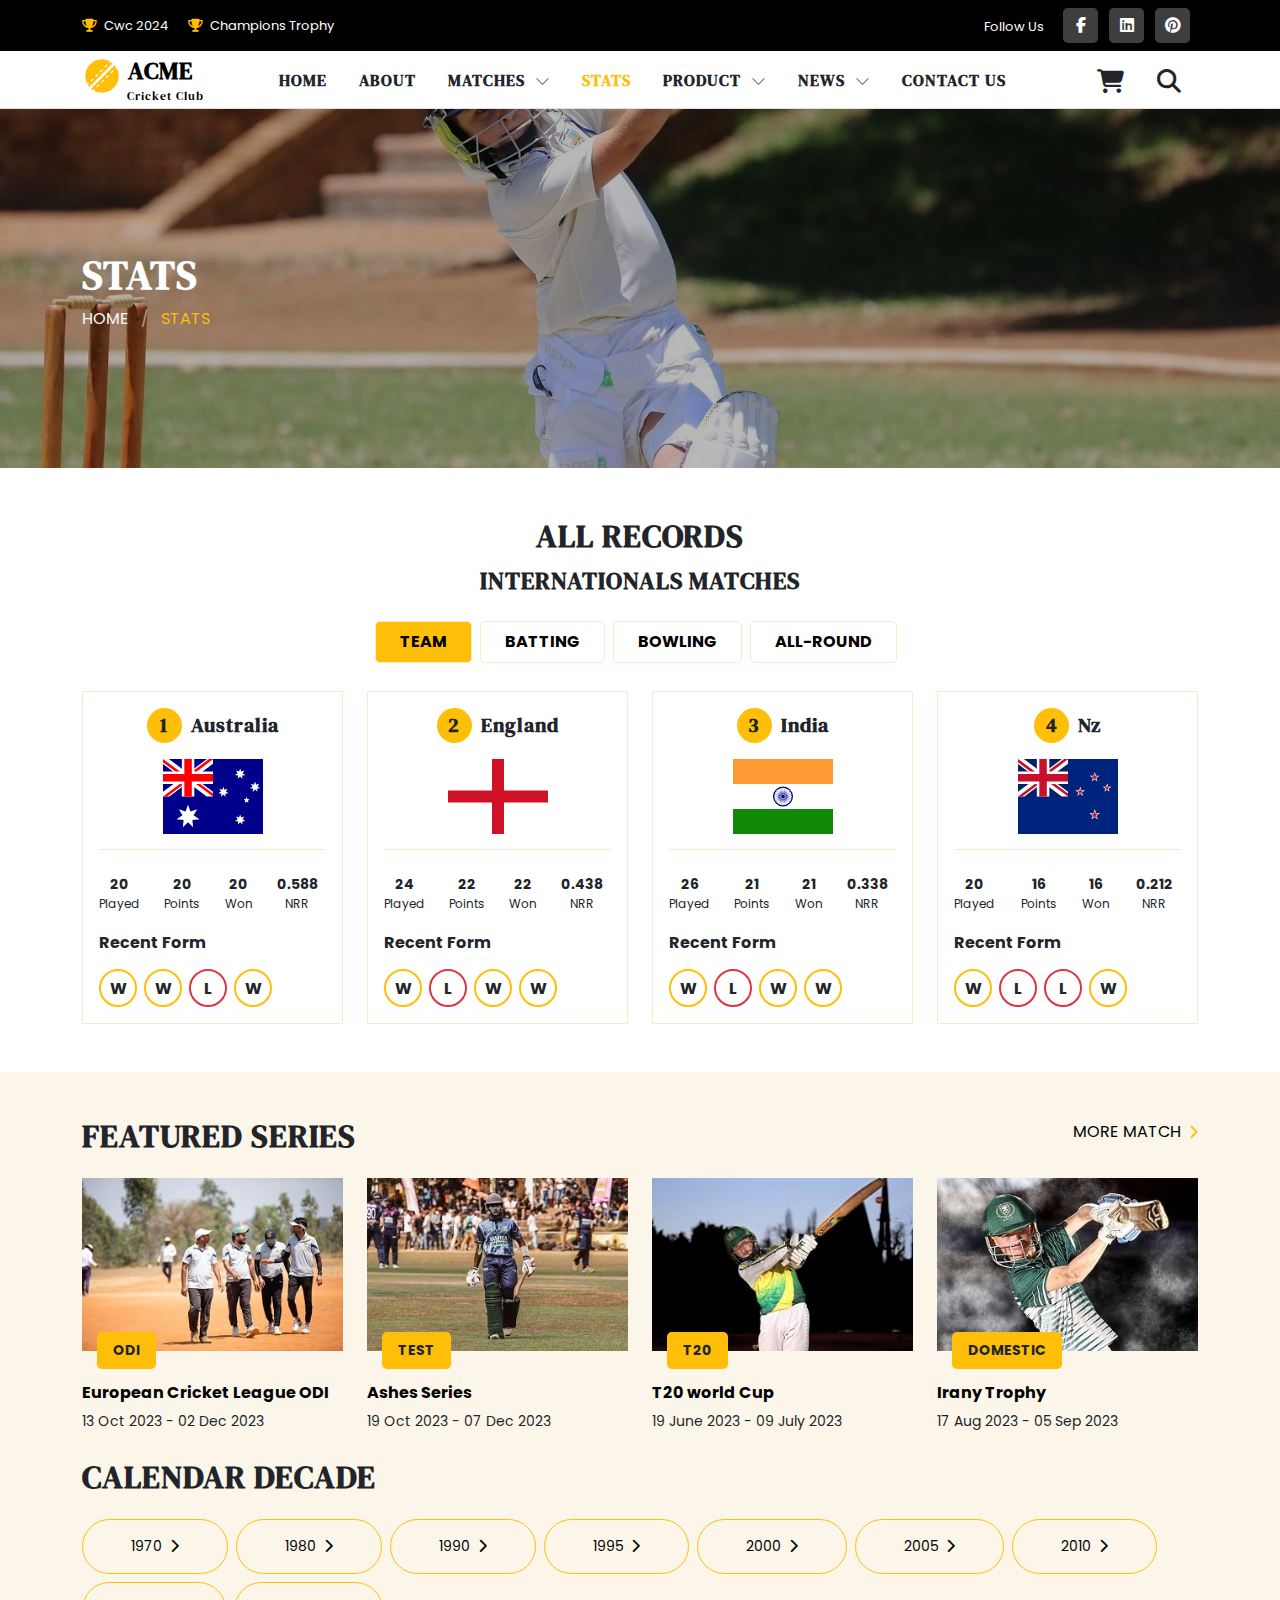
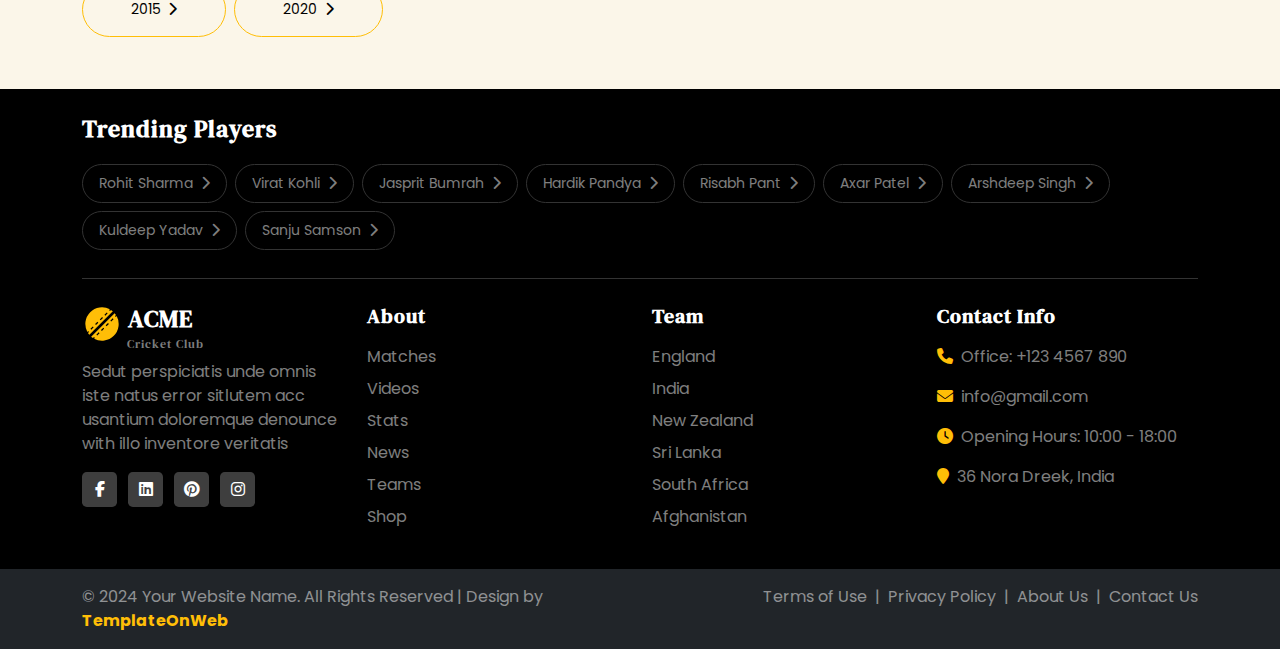
<file: stats.html>
<!DOCTYPE html>
<html lang="en">
<head>
	<meta charset="utf-8">
	<meta http-equiv="X-UA-Compatible" content="IE=edge">
	<meta name="viewport" content="width=device-width, initial-scale=1">
	<title>Cricket Club</title>
	<link href="css/bootstrap.min.css" rel="stylesheet" >
	 <link href="fonts/css/fontawesome.min.css" rel="stylesheet" >
	<link href="fonts/css/brands.min.css" rel="stylesheet" />
    <link href="fonts/css/solid.min.css" rel="stylesheet" />
	<link href="css/global.css" rel="stylesheet">
	<link href="css/news.css" rel="stylesheet">
    <link href="https://fonts.googleapis.com/css2?family=Poppins&display=swap" rel="stylesheet">
	<link href="https://fonts.googleapis.com/css2?family=DM+Serif+Text:ital@0;1&display=swap" rel="stylesheet">
	<link href="css/flag-icons.css" rel="stylesheet">

</head>
<body>

<section id="top" class="pt-2 pb-2 bg-black">
 <div class="container-xl">
  <div class="row top_1">
    <div class="col-md-6">
	 <div class="top_1_left mt-2">
	  <ul class="mb-0  font_13">
	   <li class="me-3 d-inline-block"><a class="text-white link" href="#"><i class="fa fa-trophy col_yell me-1"></i> Cwc 2024</a></li>
	   <li class="d-inline-block"><a class="text-white link" href="#"><i class="fa fa-trophy col_yell me-1"></i> Champions Trophy</a></li>
	  </ul>
	 </div>
	</div>
	<div class="col-md-6">
	 <div class="top_1_right text-end">
	   <ul class="mb-0 font_13 social_link">
	   <li class="me-3 text-white d-inline-block">Follow Us</li>
	   <li class="me-2 text-white d-inline-block"><a class="d-block bg_grey text-white rounded-3 text-center fs-6 bg_yell_hover" href="#"><i class="fa-brands fa-facebook-f"></i></a></li>
	   <li class="me-2 text-white d-inline-block"><a class="d-block bg_grey text-white rounded-3 text-center fs-6 bg_yell_hover" href="#"><i class="fa-brands fa-linkedin"></i></a></li>
	   <li class="me-2 text-white d-inline-block"><a class="d-block bg_grey text-white rounded-3 text-center fs-6 bg_yell_hover" href="#"><i class="fa-brands fa-pinterest"></i></a></li>
	  </ul>
	 </div>
	</div>
  </div>
 </div>
</section>

<section id="header">
   <nav class="navbar navbar-expand-lg navbar-light w-100 border-bottom">
      <div class="container-xl">
          <b class="logo"><a class="fs-4 family_1" href="index.html"><svg xmlns="http://www.w3.org/2000/svg" width="40" height="40" viewBox="0 0 24 24" style="fill: #ffbe07;transform: ;msFilter: ;"><path d="m3.67 16.26.54.53-.62.61a9 9 0 0 0 .84 1.11L18.51 4.42a10.93 10.93 0 0 0-1.1-.83l-.62.61-.53-.53.48-.48A10 10 0 0 0 3.2 16.74zM14.86 5.07l.53.53L14 7l-.53-.53zm-2.79 2.8.52.53-1.39 1.4-.53-.53zm-2.8 2.8.53.53-1.4 1.39-.53-.53zm-2.8 2.79L7 14l-1.4 1.4-.53-.53zm.12 6.95.62-.61.53.53-.48.48A10 10 0 0 0 20.8 7.26l-.47.48-.54-.53.62-.61a9 9 0 0 0-.84-1.11L5.49 19.58a10.93 10.93 0 0 0 1.1.83zM18.4 8.61l.53.53-1.4 1.4L17 10zm-2.8 2.8.53.53-1.4 1.39-.53-.53zm-2.8 2.79.53.53-1.39 1.4-.54-.53zM10 17l.53.53-1.4 1.4-.53-.53z"></path></svg> ACME <br> <span class="font_12 fw-normal">Cricket Club</span></a></b>
         <button class="navbar-toggler offcanvas-nav-btn  ms-auto me-3" type="button">
            <img src="image/icons-svg/list.svg" width="40" height="40" alt="Open TemplateOnweb website menu"/>
         </button>
         <div class="offcanvas offcanvas-start offcanvas-nav" style="width: 20rem">
            <div class="offcanvas-header shadow">
			    <b class="logo"><a class="fs-4 family_1" href="index.html"><svg xmlns="http://www.w3.org/2000/svg" width="40" height="40" viewBox="0 0 24 24" style="fill: #ffbe07;transform: ;msFilter: ;"><path d="m3.67 16.26.54.53-.62.61a9 9 0 0 0 .84 1.11L18.51 4.42a10.93 10.93 0 0 0-1.1-.83l-.62.61-.53-.53.48-.48A10 10 0 0 0 3.2 16.74zM14.86 5.07l.53.53L14 7l-.53-.53zm-2.79 2.8.52.53-1.39 1.4-.53-.53zm-2.8 2.8.53.53-1.4 1.39-.53-.53zm-2.8 2.79L7 14l-1.4 1.4-.53-.53zm.12 6.95.62-.61.53.53-.48.48A10 10 0 0 0 20.8 7.26l-.47.48-.54-.53.62-.61a9 9 0 0 0-.84-1.11L5.49 19.58a10.93 10.93 0 0 0 1.1.83zM18.4 8.61l.53.53-1.4 1.4L17 10zm-2.8 2.8.53.53-1.4 1.39-.53-.53zm-2.8 2.79.53.53-1.39 1.4-.54-.53zM10 17l.53.53-1.4 1.4-.53-.53z"></path></svg> ACME <br> <span class="font_12 fw-normal">Cricket Club</span></a></b>
               <img src="image/icons-svg/x.svg" width="40" height="40" class="ms-auto" data-bs-dismiss="offcanvas" aria-label="Close" alt="Close TemplateOnweb website menu"/>
			   
            </div>
            <div class="offcanvas-body pt-0 align-items-center">
               <ul class="navbar-nav align-items-lg-center ms-auto">
			      <li class="nav-item"> 
				      <a class="nav-link dropdown-toggle" href="index.html" title="Visit home page">
					  Home
					  </a>
				  </li>
				  <li class="nav-item"> 
				      <a class="nav-link dropdown-toggle" href="about.html" title="Visit home page">
					  About
					  </a>
				  </li>
				  
				 <li class="nav-item dropdown drop_border">
          <a class="nav-link dropdown-toggle" href="#" id="navbarDropdown" role="button" data-bs-toggle="dropdown" aria-expanded="false">
            Matches<img src="image/icons-svg/chevron-down.svg" width="15" height="15" alt="Submenu open/close icon">
          </a>
          <ul class="dropdown-menu drop_1 shadow" aria-labelledby="navbarDropdown">
            <li><a class="dropdown-item" href="matches.html"> Live</a></li>
			<li><a class="dropdown-item border-0" href="scorecard.html"> Scorecard</a></li>
          </ul>
        </li>
				  
				  <li class="nav-item"> 
				      <a class="nav-link dropdown-toggle active" href="stats.html" title="Visit home page">
					  Stats
					  </a>
				  </li>
                  
		
		           <li class="nav-item dropdown drop_border">
          <a class="nav-link dropdown-toggle" href="#" id="navbarDropdown" role="button" data-bs-toggle="dropdown" aria-expanded="false">
            Product<img src="image/icons-svg/chevron-down.svg" width="15" height="15" alt="Submenu open/close icon">
          </a>
          <ul class="dropdown-menu drop_1 shadow" aria-labelledby="navbarDropdown">
            <li><a class="dropdown-item" href="shop.html"> Product</a></li>
			<li><a class="dropdown-item" href="detail.html"> Product Detail</a></li>
			<li><a class="dropdown-item" href="cart.html"> Shopping Cart</a></li>
			<li><a class="dropdown-item border-0" href="checkout.html"> Checkout</a></li>
          </ul>
        </li>
		
		         <li class="nav-item dropdown drop_border">
          <a class="nav-link dropdown-toggle" href="#" id="navbarDropdown" role="button" data-bs-toggle="dropdown" aria-expanded="false">
            News<img src="image/icons-svg/chevron-down.svg" width="15" height="15" alt="Submenu open/close icon">
          </a>
          <ul class="dropdown-menu drop_1 shadow" aria-labelledby="navbarDropdown">
            <li><a class="dropdown-item" href="news.html"> News</a></li>
			<li><a class="dropdown-item border-0" href="news_detail.html"> News Detail</a></li>
          </ul>
        </li>
		
				  
				  <li class="nav-item"> 
				      <a class="nav-link dropdown-toggle" href="contact.html" title="Visit home page">
					 Contact Us
					  </a>
				  </li>
				  
               </ul>
			   <ul class="navbar-nav align-items-lg-center ms-auto">
			        <li class="nav-item dropdown">
          <a class="nav-link dropdown-toggle drop_togn nav_hide fs-4 mt-1" href="#" id="navbarDropdown" role="button" data-bs-toggle="dropdown" aria-expanded="false">
            <i class="fa fa-shopping-cart"></i>
          </a>
          <ul class="dropdown-menu drop_cart shadow rounded-0 border-0" aria-labelledby="navbarDropdown" style="">
						<li>
						 <div class="drop_1i row">
						  <div class="col-md-6 col-6">
						   <div class="drop_1il"><h5 class="fs-6">2 ITEMS</h5></div>
						  </div>
						  <div class="col-md-6 col-6">
						   <div class="drop_1il text-end"><h5 class="fs-6"><a href="cart.html">VIEW CART</a></h5></div>
						  </div>
						 </div>
						 <div class="drop_1i1 row">
						  <div class="col-md-6 col-6">
						   <div class="drop_1i1l"><h6 class="font_14"><a href="#">Nulla Quis</a> <br> <span class="fw-normal d-inline-block mt-1 font_12">1x - $89.00</span></h6></div>
						  </div>
						  <div class="col-md-4 col-4">
						   <div class="drop_1i1r"><a href="#"><img src="image/47.jpg" class="img-fluid" alt="abc"></a></div>
						  </div>
						  <div class="col-md-2 col-2">
						   <div class="drop_1i1l text-end"><h6> <span><i class="fa fa-trash"></i></span></h6></div>
						  </div>
						 </div>
						 <div class="drop_1i1 row">
						  <div class="col-md-6 col-6">
						   <div class="drop_1i1l"><h6 class="font_14"><a href="#">Eget Nulla</a> <br> <span class="fw-normal d-inline-block mt-1 font_12">1x - $49.00</span></h6></div>
						  </div>
						  <div class="col-md-4 col-4">
						   <div class="drop_1i1r"><a href="#"><img src="image/48.jpg" class="img-fluid" alt="abc"></a></div>
						  </div>
						  <div class="col-md-2 col-2">
						   <div class="drop_1i1l text-end"><h6> <span><i class="fa fa-trash"></i></span></h6></div>
						  </div>
						 </div>
						 <div class="drop_1i2 row">
						  <div class="col-md-6 col-6">
						   <div class="drop_1il"><h5 class="fs-6">TOTAL</h5></div>
						  </div>
						  <div class="col-md-6 col-6">
						   <div class="drop_1il text-end"><h5 class="fs-6">$142.00</h5></div>
						  </div>
						 </div>
						 <div class="drop_1i3 text-center row">
						  <div class="col-md-12 col-12">
						    <ul class="mb-0">
							 <li class="d-inline-block mx-1"><a class="button px-3 pt-2 pb-2 font_14" href="#">View Order</a></li>
							 <li class="d-inline-block mx-1"><a class="button_1 px-3 pb-2 pt-2 font_14" href="#">Checkout</a></li>
							</ul>
						  </div>
						 </div>
						</li>
					  </ul>
        </li>
				    <li class="nav-item dropdown">
          <a class="dropdown-toggle nav_hide nav-link fs-4 mt-1" href="#" id="navbarDropdown" role="button" data-bs-toggle="dropdown" aria-expanded="false">
            <i class="fa fa-search"></i>
          </a>
		<ul class="dropdown-menu drop_search p-3 shadow" aria-labelledby="navbarDropdown" style="">
		<form class="navbar-form" role="search">
		<div class="input-group">
			<input type="text" class="form-control font_14" placeholder="Search Keyword">
			<span class="input-group-btn">
				<button class="btn btn-primary bg_yell border-0 rounded-0 p-2 px-3" type="button">
					<i class="fa fa-search"></i> </button>
			</span>
		</div>
		</form>
		</ul>
        </li>
                 </ul>
            </div>
         </div>    
		 
         </div>
      </div>
   </nav>
</section>

<section id="center" class="center_stats">
 <div class="center_om bg_back">
   <div class="container-xl">
    <div class="row center_o1">
     <div class="col-md-12">
	   <h1 class="text-white">STATS</h1>
	   <h6 class="mb-0 col_yell"><a class="text-light" href="#">HOME</a> <span class="text-white-50 mx-2">/</span> STATS</h6>
	 </div>
   </div>
 </div>
 </div>
</section>

<section id="stats" class="pt-5 pb-5">
 <div class="container-xl">
  <div class="row stats_1 text-center leader_1 ">
	<div class="col-md-12">
	 <h2>ALL RECORDS <br>
<span class="fs-4">INTERNATIONALS MATCHES</span></h2>
<ul class="fs-6 fw-bold nav nav-tabs border-0 justify-content-center mt-3">
	   <li class="me-2 mt-1 mb-1 d-inline-block"><a class="border_light d-block p-2 px-4 rounded-3 active" data-bs-toggle="tab" aria-expanded="true" href="#profile1">TEAM</a></li>
	   <li class="me-2 mt-1 mb-1 d-inline-block"><a class="border_light d-block p-2 px-4 rounded-3" data-bs-toggle="tab" aria-expanded="true" href="#profile2">BATTING</a></li>
	    <li class="me-2 mt-1 mb-1 d-inline-block"><a class="border_light d-block p-2 px-4 rounded-3" data-bs-toggle="tab" aria-expanded="true" href="#profile3">BOWLING</a></li>
		 <li class="me-2 mt-1 mb-1 d-inline-block"><a class="border_light d-block p-2 px-4 rounded-3" data-bs-toggle="tab" aria-expanded="true" href="#profile4">ALL-ROUND</a></li>
	 </ul>
	</div>
  </div>
  <div class="row stats_2 mt-4">
	<div class="col-md-12">
		<div class="tab-content">
			<div class="tab-pane active" id="profile1">
			   <div class="leader_2_inner row row-cols-1 row-cols-sm-2  row-cols-md-4">
				   <div class="col">
				     <div class="leader_2_inner1 border_light p-3">
					    <h5 class="text-center mb-3"><span class="d-inline-block bg_yell rounded-circle text-center me-1">1</span> Australia</h5>
						<span class="fi fi-au d-block mx-auto" style="width:100px; height:75px;"></span>
						<hr>
						<ul class="font_12 justify-content-between d-flex">
						  <li class="d-inline-block me-2 mt-1 mb-1 text-center"><b class="font_14">20</b> <br>Played</li>
						  <li class="d-inline-block me-2 mt-1 mb-1 text-center"><b class="font_14">20</b> <br>Points</li>
						  <li class="d-inline-block me-2 mt-1 mb-1 text-center"><b class="font_14">20</b> <br>Won</li>
						  <li class="d-inline-block me-2 mt-1 mb-1 text-center"><b class="font_14">0.588</b> <br>NRR</li>
						</ul>
						<h6 class="mt-3 fw-bold">Recent Form</h6>
						<ul class="mb-0 mt-3 form fw-bold">
						 <li class="d-inline-block rounded-circle text-center border_dark_bold me-1">W</li>
						 <li class="d-inline-block rounded-circle text-center border_dark_bold me-1">W</li>
						 <li class="d-inline-block rounded-circle text-center  me-1 active">L</li>
						 <li class="d-inline-block rounded-circle text-center border_dark_bold me-1">W</li>
						</ul>
					 </div>
				   </div>
				   <div class="col">
				     <div class="leader_2_inner1 border_light p-3">
					    <h5 class="text-center mb-3"><span class="d-inline-block bg_yell rounded-circle text-center me-1">2</span> England</h5>
						<span class="fi fi-gb-eng d-block mx-auto" style="width:100px; height:75px;"></span>
						<hr>
						<ul class="font_12 justify-content-between d-flex">
						  <li class="d-inline-block me-2 mt-1 mb-1 text-center"><b class="font_14">24</b> <br>Played</li>
						  <li class="d-inline-block me-2 mt-1 mb-1 text-center"><b class="font_14">22</b> <br>Points</li>
						  <li class="d-inline-block me-2 mt-1 mb-1 text-center"><b class="font_14">22</b> <br>Won</li>
						  <li class="d-inline-block me-2 mt-1 mb-1 text-center"><b class="font_14">0.438</b> <br>NRR</li>
						</ul>
						<h6 class="mt-3 fw-bold">Recent Form</h6>
						<ul class="mb-0 mt-3 form fw-bold">
						 <li class="d-inline-block rounded-circle text-center border_dark_bold me-1">W</li>
						 <li class="d-inline-block rounded-circle text-center active  me-1">L</li>
						 <li class="d-inline-block rounded-circle text-center border_dark_bold  me-1 ">W</li>
						 <li class="d-inline-block rounded-circle text-center border_dark_bold me-1">W</li>
						</ul>
					 </div>
				   </div>
				   <div class="col">
				     <div class="leader_2_inner1 border_light p-3">
					    <h5 class="text-center mb-3"><span class="d-inline-block bg_yell rounded-circle text-center me-1">3</span> India</h5>
						<span class="fi fi-in d-block mx-auto" style="width:100px; height:75px;"></span>
						<hr>
						<ul class="font_12 justify-content-between d-flex">
						  <li class="d-inline-block me-2 mt-1 mb-1 text-center"><b class="font_14">26</b> <br>Played</li>
						  <li class="d-inline-block me-2 mt-1 mb-1 text-center"><b class="font_14">21</b> <br>Points</li>
						  <li class="d-inline-block me-2 mt-1 mb-1 text-center"><b class="font_14">21</b> <br>Won</li>
						  <li class="d-inline-block me-2 mt-1 mb-1 text-center"><b class="font_14">0.338</b> <br>NRR</li>
						</ul>
						<h6 class="mt-3 fw-bold">Recent Form</h6>
						<ul class="mb-0 mt-3 form fw-bold">
						 <li class="d-inline-block rounded-circle text-center border_dark_bold me-1">W</li>
						 <li class="d-inline-block rounded-circle text-center active  me-1">L</li>
						 <li class="d-inline-block rounded-circle text-center border_dark_bold  me-1 ">W</li>
						 <li class="d-inline-block rounded-circle text-center border_dark_bold me-1">W</li>
						</ul>
					 </div>
				   </div>
				   <div class="col">
				     <div class="leader_2_inner1 border_light p-3">
					    <h5 class="text-center mb-3"><span class="d-inline-block bg_yell rounded-circle text-center me-1">4</span> Nz</h5>
						<span class="fi fi-nz d-block mx-auto" style="width:100px; height:75px;"></span>
						<hr>
						<ul class="font_12 justify-content-between d-flex">
						  <li class="d-inline-block me-2 mt-1 mb-1 text-center"><b class="font_14">20</b> <br>Played</li>
						  <li class="d-inline-block me-2 mt-1 mb-1 text-center"><b class="font_14">16</b> <br>Points</li>
						  <li class="d-inline-block me-2 mt-1 mb-1 text-center"><b class="font_14">16</b> <br>Won</li>
						  <li class="d-inline-block me-2 mt-1 mb-1 text-center"><b class="font_14">0.212</b> <br>NRR</li>
						</ul>
						<h6 class="mt-3 fw-bold">Recent Form</h6>
						<ul class="mb-0 mt-3 form fw-bold">
						 <li class="d-inline-block rounded-circle text-center border_dark_bold me-1">W</li>
						 <li class="d-inline-block rounded-circle text-center active  me-1">L</li>
						 <li class="d-inline-block rounded-circle text-center active  me-1 ">L</li>
						 <li class="d-inline-block rounded-circle text-center border_dark_bold me-1">W</li>
						</ul>
					 </div>
				   </div>
				 </div>
			</div>
	    	<div class="tab-pane" id="profile2">
			    <div class="leader_2_inner row row-cols-1 row-cols-sm-2  row-cols-md-4">
				   <div class="col">
				      <div class="profile2_inner">
					    <div class="profile2_inner1 position-relative">
						   <div class="profile2_inner1_inner">
						    <a href="#"><img src="image/18.jpg" class="img-fluid" alt="abc"></a>
						   </div>
						   <div class="profile2_inner1_inner1 position-absolute w-100 top-0 text-center">
						     <h6 class="mb-0"><a class="button p-3" href="#">View Profile</a></h6>
						   </div>
						</div>
						<div class="profile2_inner2 text-center bg_light p-3">
						 <h5><a href="#">Lorem Amet</a></h5>
						 <span class="text-muted">Nz, Rhb</span>
						 <h2 class="col_yell">488</h2>
						 <h6 class="mb-0"> Innings: <b> 15 </b>
                         Average: <b> 50.50 </b> </h6>
						</div>
					  </div>
				   </div>
				   <div class="col">
				      <div class="profile2_inner">
					    <div class="profile2_inner1 position-relative">
						   <div class="profile2_inner1_inner">
						    <a href="#"><img src="image/19.jpg" class="img-fluid" alt="abc"></a>
						   </div>
						   <div class="profile2_inner1_inner1 position-absolute w-100 top-0 text-center">
						     <h6 class="mb-0"><a class="button p-3" href="#">View Profile</a></h6>
						   </div>
						</div>
						<div class="profile2_inner2 text-center bg_light p-3">
						 <h5><a href="#">Dolor Porta</a></h5>
						 <span class="text-muted">Aus, Rhb</span>
						 <h2 class="col_yell">528</h2>
						 <h6 class="mb-0"> Innings: <b> 15 </b>
                         Average: <b> 53.40 </b> </h6>
						</div>
					  </div>
				   </div>
				   <div class="col">
				      <div class="profile2_inner">
					    <div class="profile2_inner1 position-relative">
						   <div class="profile2_inner1_inner">
						    <a href="#"><img src="image/20.jpg" class="img-fluid" alt="abc"></a>
						   </div>
						   <div class="profile2_inner1_inner1 position-absolute w-100 top-0 text-center">
						     <h6 class="mb-0"><a class="button p-3" href="#">View Profile</a></h6>
						   </div>
						</div>
						<div class="profile2_inner2 text-center bg_light p-3">
						 <h5><a href="#">Ipsum Quis</a></h5>
						 <span class="text-muted">Pak, Rhb</span>
						 <h2 class="col_yell">438</h2>
						 <h6 class="mb-0"> Innings: <b> 15 </b>
                         Average: <b> 40.50 </b> </h6>
						</div>
					  </div>
				   </div>
				   <div class="col">
				      <div class="profile2_inner">
					    <div class="profile2_inner1 position-relative">
						   <div class="profile2_inner1_inner">
						    <a href="#"><img src="image/42.jpg" class="img-fluid" alt="abc"></a>
						   </div>
						   <div class="profile2_inner1_inner1 position-absolute w-100 top-0 text-center">
						     <h6 class="mb-0"><a class="button p-3" href="#">View Profile</a></h6>
						   </div>
						</div>
						<div class="profile2_inner2 text-center bg_light p-3">
						 <h5><a href="#">Augue Sem</a></h5>
						 <span class="text-muted">Ind, Lhb</span>
						 <h2 class="col_yell">626</h2>
						 <h6 class="mb-0"> Innings: <b> 15 </b>
                         Average: <b> 56.50 </b> </h6>
						</div>
					  </div>
				   </div>
				 </div>
			</div>
			<div class="tab-pane" id="profile3">
			    <div class="leader_2_inner row row-cols-1 row-cols-sm-2  row-cols-md-4">
				   <div class="col">
				      <div class="profile2_inner">
					    <div class="profile2_inner1 position-relative">
						   <div class="profile2_inner1_inner">
						    <a href="#"><img src="image/42.jpg" class="img-fluid" alt="abc"></a>
						   </div>
						   <div class="profile2_inner1_inner1 position-absolute w-100 top-0 text-center">
						     <h6 class="mb-0"><a class="button p-3" href="#">View Profile</a></h6>
						   </div>
						</div>
						<div class="profile2_inner2 text-center bg_light p-3">
						 <h5><a href="#">Lorem Amet</a></h5>
						 <span class="text-muted">Nz, Rhb</span>
						 <h2 class="col_yell">17</h2>
						 <h6 class="mb-0"> Innings: <b> 15 </b>
                         Average: <b> 20.50 </b> </h6>
						</div>
					  </div>
				   </div>
				   <div class="col">
				      <div class="profile2_inner">
					    <div class="profile2_inner1 position-relative">
						   <div class="profile2_inner1_inner">
						    <a href="#"><img src="image/20.jpg" class="img-fluid" alt="abc"></a>
						   </div>
						   <div class="profile2_inner1_inner1 position-absolute w-100 top-0 text-center">
						     <h6 class="mb-0"><a class="button p-3" href="#">View Profile</a></h6>
						   </div>
						</div>
						<div class="profile2_inner2 text-center bg_light p-3">
						 <h5><a href="#">Dolor Porta</a></h5>
						 <span class="text-muted">Aus, Rhb</span>
						 <h2 class="col_yell">14</h2>
						 <h6 class="mb-0"> Innings: <b> 14 </b>
                         Average: <b> 33.40 </b> </h6>
						</div>
					  </div>
				   </div>
				   <div class="col">
				      <div class="profile2_inner">
					    <div class="profile2_inner1 position-relative">
						   <div class="profile2_inner1_inner">
						    <a href="#"><img src="image/19.jpg" class="img-fluid" alt="abc"></a>
						   </div>
						   <div class="profile2_inner1_inner1 position-absolute w-100 top-0 text-center">
						     <h6 class="mb-0"><a class="button p-3" href="#">View Profile</a></h6>
						   </div>
						</div>
						<div class="profile2_inner2 text-center bg_light p-3">
						 <h5><a href="#">Ipsum Quis</a></h5>
						 <span class="text-muted">Pak, Rhb</span>
						 <h2 class="col_yell">10</h2>
						 <h6 class="mb-0"> Innings: <b> 12 </b>
                         Average: <b> 30.50 </b> </h6>
						</div>
					  </div>
				   </div>
				   <div class="col">
				      <div class="profile2_inner">
					    <div class="profile2_inner1 position-relative">
						   <div class="profile2_inner1_inner">
						    <a href="#"><img src="image/18.jpg" class="img-fluid" alt="abc"></a>
						   </div>
						   <div class="profile2_inner1_inner1 position-absolute w-100 top-0 text-center">
						     <h6 class="mb-0"><a class="button p-3" href="#">View Profile</a></h6>
						   </div>
						</div>
						<div class="profile2_inner2 text-center bg_light p-3">
						 <h5><a href="#">Augue Sem</a></h5>
						 <span class="text-muted">Ind, Lhb</span>
						 <h2 class="col_yell">19</h2>
						 <h6 class="mb-0"> Innings: <b> 15 </b>
                         Average: <b> 26.50 </b> </h6>
						</div>
					  </div>
				   </div>
				 </div>
			</div>
			<div class="tab-pane" id="profile4">
			    <div class="leader_2_inner row row-cols-1 row-cols-sm-2  row-cols-md-4">
				   <div class="col">
				      <div class="profile2_inner">
					    <div class="profile2_inner1 position-relative">
						   <div class="profile2_inner1_inner">
						    <a href="#"><img src="image/18.jpg" class="img-fluid" alt="abc"></a>
						   </div>
						   <div class="profile2_inner1_inner1 position-absolute w-100 top-0 text-center">
						     <h6 class="mb-0"><a class="button p-3" href="#">View Profile</a></h6>
						   </div>
						</div>
						<div class="profile2_inner2 text-center bg_light p-3">
						 <h5><a href="#">Lorem Amet</a></h5>
						 <span class="text-muted">Nz, Rhb</span>
						 <h2 class="col_yell">488</h2>
						 <h6 class="mb-0"> Innings: <b> 15 </b>
                         Average: <b> 50.50 </b> </h6>
						</div>
					  </div>
				   </div>
				   <div class="col">
				      <div class="profile2_inner">
					    <div class="profile2_inner1 position-relative">
						   <div class="profile2_inner1_inner">
						    <a href="#"><img src="image/19.jpg" class="img-fluid" alt="abc"></a>
						   </div>
						   <div class="profile2_inner1_inner1 position-absolute w-100 top-0 text-center">
						     <h6 class="mb-0"><a class="button p-3" href="#">View Profile</a></h6>
						   </div>
						</div>
						<div class="profile2_inner2 text-center bg_light p-3">
						 <h5><a href="#">Dolor Porta</a></h5>
						 <span class="text-muted">Aus, Rhb</span>
						 <h2 class="col_yell">528</h2>
						 <h6 class="mb-0"> Innings: <b> 15 </b>
                         Average: <b> 53.40 </b> </h6>
						</div>
					  </div>
				   </div>
				   <div class="col">
				      <div class="profile2_inner">
					    <div class="profile2_inner1 position-relative">
						   <div class="profile2_inner1_inner">
						    <a href="#"><img src="image/20.jpg" class="img-fluid" alt="abc"></a>
						   </div>
						   <div class="profile2_inner1_inner1 position-absolute w-100 top-0 text-center">
						     <h6 class="mb-0"><a class="button p-3" href="#">View Profile</a></h6>
						   </div>
						</div>
						<div class="profile2_inner2 text-center bg_light p-3">
						 <h5><a href="#">Ipsum Quis</a></h5>
						 <span class="text-muted">Pak, Rhb</span>
						 <h2 class="col_yell">438</h2>
						 <h6 class="mb-0"> Innings: <b> 15 </b>
                         Average: <b> 40.50 </b> </h6>
						</div>
					  </div>
				   </div>
				   <div class="col">
				      <div class="profile2_inner">
					    <div class="profile2_inner1 position-relative">
						   <div class="profile2_inner1_inner">
						    <a href="#"><img src="image/42.jpg" class="img-fluid" alt="abc"></a>
						   </div>
						   <div class="profile2_inner1_inner1 position-absolute w-100 top-0 text-center">
						     <h6 class="mb-0"><a class="button p-3" href="#">View Profile</a></h6>
						   </div>
						</div>
						<div class="profile2_inner2 text-center bg_light p-3">
						 <h5><a href="#">Augue Sem</a></h5>
						 <span class="text-muted">Ind, Lhb</span>
						 <h2 class="col_yell">626</h2>
						 <h6 class="mb-0"> Innings: <b> 15 </b>
                         Average: <b> 56.50 </b> </h6>
						</div>
					  </div>
				   </div>
				 </div>
			</div>
		</div>
	</div>
  </div>
 </div>
</section>

<section id="series" class="pt-5 pb-5 bg_light">
 <div class="container-xl">
 <div class="coverage_top row mb-4">
   <div class="col-md-12">
    <ul class="mb-0 d-flex justify-content-between">
	  <li><b class="fs-2 lh-1 family_1">FEATURED SERIES</b></li>
	  <li><a href="#">MORE MATCH <i class="fa fa-chevron-right ms-1 col_yell font_14"></i></a></li>
	</ul>
   </div>
 </div>
  <div class="news_1_right_inner row row-cols-1 row-cols-sm-2  row-cols-md-4">
			<div class="col">
				<div class="news_1_left">
					<div class="news_1_left1 position-relative">
						<div class="news_1_left1_inner">
						  <a href="#"><img src="image/5.jpg" alt="abc" class="img-fluid"></a>
						</div>
						<div class="news_1_left1_inner1 position-absolute">
						  <b class="d-inline-block bg_yell  p-2 px-3 rounded-3 font_14"> ODI</b>
						</div>
					</div>
					<div class="news_1_left2">
						<b class="fs-6 d-block mb-1 mt-2"><a href="#">  European Cricket League ODI    </a></b>
						<span class="font_14"> 13 Oct 2023 - 02 Dec 2023 </span>
					</div>
				</div>
			</div>
			<div class="col">
				<div class="news_1_left">
					<div class="news_1_left1 position-relative">
						<div class="news_1_left1_inner">
						  <a href="#"><img src="image/6.jpg" alt="abc" class="img-fluid"></a>
						</div>
						<div class="news_1_left1_inner1 position-absolute">
						  <b class="d-inline-block bg_yell  p-2 px-3 rounded-3 font_14">TEST</b>
						</div>
					</div>
					<div class="news_1_left2">
						<b class="fs-6 d-block mb-1 mt-2"><a href="#">  Ashes Series   </a></b>
				       <span class="font_14">19 Oct 2023 - 07 Dec 2023 </span>
					</div>
				</div>
			</div>
			<div class="col">
				<div class="news_1_left">
					<div class="news_1_left1 position-relative">
						<div class="news_1_left1_inner">
						  <a href="#"><img src="image/10.jpg" alt="abc" class="img-fluid"></a>
						</div>
						<div class="news_1_left1_inner1 position-absolute">
						  <b class="d-inline-block bg_yell  p-2 px-3 rounded-3 font_14">T20</b>
						</div>
					</div>
					<div class="news_1_left2">
						<b class="fs-6 d-block mb-1 mt-2"><a href="#"> T20 world Cup   </a></b>
						<span class="font_14">19 June 2023 - 09 July 2023</span>
					</div>
				</div>
			</div>
			<div class="col">
				<div class="news_1_left">
					<div class="news_1_left1 position-relative">
						<div class="news_1_left1_inner">
						  <a href="#"><img src="image/11.jpg" alt="abc" class="img-fluid"></a>
						</div>
						<div class="news_1_left1_inner1 position-absolute">
						  <b class="d-inline-block bg_yell  p-2 px-3 rounded-3 font_14">DOMESTIC</b>
						</div>
					</div>
					<div class="news_1_left2">
						<b class="fs-6 d-block mb-1 mt-2"><a href="#"> Irany Trophy </a></b>
				       <span class="font_14">17 Aug 2023 - 05 Sep 2023</span>
					</div>
				</div>
			</div>
		</div>
  <div class="series_stats row mt-4">
	   <div class="col-md-12">
		<h2 class="mb-3">CALENDAR DECADE</h2>
		<ul class="d-flex flex-wrap mb-0 font_14">
	   <li class="me-2 mt-1 mb-1"><a class="border_dark d-block p-3 px-5 rounded-pill" href="#">1970 <i class="fa fa-chevron-right font_10 ms-1"></i></a></li>
	   <li class="me-2 mt-1 mb-1"><a class="border_dark d-block p-3 px-5 rounded-pill" href="#">1980 <i class="fa fa-chevron-right font_10 ms-1"></i></a></li>
	   <li class="me-2 mt-1 mb-1"><a class="border_dark d-block p-3 px-5 rounded-pill" href="#">1990 <i class="fa fa-chevron-right font_10 ms-1"></i></a></li>
	   <li class="me-2 mt-1 mb-1"><a class="border_dark d-block p-3 px-5 rounded-pill" href="#">1995 <i class="fa fa-chevron-right font_10 ms-1"></i></a></li>
	   <li class="me-2 mt-1 mb-1"><a class="border_dark d-block p-3 px-5 rounded-pill" href="#">2000 <i class="fa fa-chevron-right font_10 ms-1"></i></a></li>
	   <li class="me-2 mt-1 mb-1"><a class="border_dark d-block p-3 px-5 rounded-pill" href="#">2005 <i class="fa fa-chevron-right font_10 ms-1"></i></a></li>
		<li class="me-2 mt-1 mb-1"><a class="border_dark d-block p-3 px-5 rounded-pill" href="#">2010 <i class="fa fa-chevron-right font_10 ms-1"></i></a></li>
		<li class="me-2 mt-1 mb-1"><a class="border_dark d-block p-3 px-5 rounded-pill" href="#">2015 <i class="fa fa-chevron-right font_10 ms-1"></i></a></li>
		<li class="me-2 mt-1 mb-1"><a class="border_dark d-block p-3 px-5 rounded-pill" href="#">2020 <i class="fa fa-chevron-right font_10 ms-1"></i></a></li>
	 </ul>
	   </div>
      </div>
 </div>
</section>

<section id="footer" class="pt-4 pb-4 bg-black">
 <div class="container-xl">
      <div class="footer_1 row mb-4">
	   <div class="col-md-12">
		<h4 class="text-white mb-3">Trending Players</h4>
		<ul class="d-flex flex-wrap mb-0 font_14">
	   <li class="me-2 mt-1 mb-1"><a class="dark_border d-block p-2 px-3 rounded-pill text-white-50 link" href="#">Rohit Sharma <i class="fa fa-chevron-right font_10 ms-1"></i></a></li>
	   <li class="me-2 mt-1 mb-1"><a class="dark_border d-block p-2 px-3 rounded-pill text-white-50 link" href="#">Virat Kohli <i class="fa fa-chevron-right font_10 ms-1"></i></a></li>
	   <li class="me-2 mt-1 mb-1"><a class="dark_border d-block p-2 px-3 rounded-pill text-white-50 link" href="#">Jasprit Bumrah <i class="fa fa-chevron-right font_10 ms-1"></i></a></li>
	   <li class="me-2 mt-1 mb-1"><a class="dark_border d-block p-2 px-3 rounded-pill text-white-50 link" href="#">Hardik Pandya <i class="fa fa-chevron-right font_10 ms-1"></i></a></li>
	   <li class="me-2 mt-1 mb-1"><a class="dark_border d-block p-2 px-3 rounded-pill text-white-50 link" href="#">Risabh Pant <i class="fa fa-chevron-right font_10 ms-1"></i></a></li>
	   <li class="me-2 mt-1 mb-1"><a class="dark_border d-block p-2 px-3 rounded-pill text-white-50 link" href="#">Axar Patel <i class="fa fa-chevron-right font_10 ms-1"></i></a></li>
	      <li class="me-2 mt-1 mb-1"><a class="dark_border d-block p-2 px-3 rounded-pill text-white-50 link" href="#">Arshdeep Singh <i class="fa fa-chevron-right font_10 ms-1"></i></a></li>
		     <li class="me-2 mt-1 mb-1"><a class="dark_border d-block p-2 px-3 rounded-pill text-white-50 link" href="#">Kuldeep Yadav <i class="fa fa-chevron-right font_10 ms-1"></i></a></li>
			    <li class="me-2 mt-1 mb-1"><a class="dark_border d-block p-2 px-3 rounded-pill text-white-50 link" href="#">Sanju Samson <i class="fa fa-chevron-right font_10 ms-1"></i></a></li>
	 </ul>
	   </div>
      </div><hr class="hr_dark">
      <div class="footer_2 row row-cols-1 row-cols-sm-2  row-cols-md-4">
	     <div class="col">
		   <div class="footer_2_left">
		      <b class="logo"><a class="fs-4 family_1 text-white" href="index.html"><svg xmlns="http://www.w3.org/2000/svg" width="40" height="40" viewBox="0 0 24 24" style="fill: #ffbe07;transform: ;msFilter: ;"><path d="m3.67 16.26.54.53-.62.61a9 9 0 0 0 .84 1.11L18.51 4.42a10.93 10.93 0 0 0-1.1-.83l-.62.61-.53-.53.48-.48A10 10 0 0 0 3.2 16.74zM14.86 5.07l.53.53L14 7l-.53-.53zm-2.79 2.8.52.53-1.39 1.4-.53-.53zm-2.8 2.8.53.53-1.4 1.39-.53-.53zm-2.8 2.79L7 14l-1.4 1.4-.53-.53zm.12 6.95.62-.61.53.53-.48.48A10 10 0 0 0 20.8 7.26l-.47.48-.54-.53.62-.61a9 9 0 0 0-.84-1.11L5.49 19.58a10.93 10.93 0 0 0 1.1.83zM18.4 8.61l.53.53-1.4 1.4L17 10zm-2.8 2.8.53.53-1.4 1.39-.53-.53zm-2.8 2.79.53.53-1.39 1.4-.54-.53zM10 17l.53.53-1.4 1.4-.53-.53z"></path></svg> ACME <br> <span class="font_12 fw-normal text-white-50">Cricket Club</span></a></b>
			  <p class="text-white-50 mt-3">Sedut perspiciatis unde omnis iste natus error sitlutem acc usantium doloremque denounce with illo inventore veritatis</p>
			  <ul class="mb-0 font_13 social_link">
	   <li class="me-2 text-white d-inline-block"><a class="d-block bg_grey text-white rounded-3 text-center fs-6 bg_yell_hover" href="#"><i class="fa-brands fa-facebook-f"></i></a></li>
	   <li class="me-2 text-white d-inline-block"><a class="d-block bg_grey text-white rounded-3 text-center fs-6 bg_yell_hover" href="#"><i class="fa-brands fa-linkedin"></i></a></li>
	   <li class="me-2 text-white d-inline-block"><a class="d-block bg_grey text-white rounded-3 text-center fs-6 bg_yell_hover" href="#"><i class="fa-brands fa-pinterest"></i></a></li>
	    <li class="me-2 text-white d-inline-block"><a class="d-block bg_grey text-white rounded-3 text-center fs-6 bg_yell_hover" href="#"><i class="fa-brands fa-instagram"></i></a></li>
	  </ul>
		   </div>
		 </div>
		 <div class="col">
		   <div class="footer_2_left">
		     <h5 class="text-white mt-1 mb-3">About</h5>
			 <ul>
			  <li><a class="link text-white-50" href="#">Matches</a></li>
			  <li class="mt-2"><a class="link text-white-50" href="#">Videos</a></li>
			  <li class="mt-2"><a class="link text-white-50" href="#">Stats</a></li>
			  <li class="mt-2"><a class="link text-white-50" href="#">News</a></li>
			  <li class="mt-2"><a class="link text-white-50" href="#">Teams</a></li>
			  <li class="mt-2"><a class="link text-white-50" href="#">Shop</a></li>
			 </ul>
		   </div>
		 </div>
		 <div class="col">
		   <div class="footer_2_left">
		     <h5 class="text-white mt-1 mb-3">Team</h5>
			 <ul>
			  <li><a class="link text-white-50" href="#">England</a></li>
			  <li class="mt-2"><a class="link text-white-50" href="#">India</a></li>
			  <li class="mt-2"><a class="link text-white-50" href="#">New Zealand</a></li>
			  <li class="mt-2"><a class="link text-white-50" href="#">Sri Lanka</a></li>
			  <li class="mt-2"><a class="link text-white-50" href="#">South Africa</a></li>
			  <li class="mt-2"><a class="link text-white-50" href="#">Afghanistan</a></li>
			 </ul>
		   </div>
		 </div>
		 <div class="col">
		   <div class="footer_2_left">
		     <h5 class="text-white mt-1 mb-3">Contact Info</h5>
			 <ul>
			  <li><a class="link text-white-50" href="#"><i class="fa fa-phone me-1 col_yell"></i> Office: +123 4567 890</a></li>
			  <li class="mt-3"><a class="link text-white-50" href="#"><i class="fa fa-envelope me-1 col_yell"></i> info@gmail.com</a></li>
			  <li class="mt-3"><a class="link text-white-50" href="#"><i class="fa fa-clock me-1 col_yell"></i> Opening Hours: 10:00 - 18:00</a></li>
			  <li class="mt-3"><a class="link text-white-50" href="#"><i class="fa fa-map-marker me-1 col_yell"></i> 36 Nora Dreek, India</a></li>
			 </ul>
		   </div>
		 </div>
      </div>
 </div>
</section>

<section id="footer_bottom" class="pt-3 pb-3 bg-dark">
 <div class="container-xl">
  <div class="row row-cols-1 row-cols-sm-1  row-cols-md-2 footer_bottom_1">
    <div class="col">
	  <div class="footer_bottom_1_left">
	    <p class="mb-0 text-white-50">© 2024 Your Website Name. All Rights Reserved | Design by <a class="col_yell fw-bold" href="http://www.templateonweb.com">TemplateOnWeb</a></p>
	  </div>
	</div>
	<div class="col">
	  <div class="footer_bottom_1_right text-end">
	   <ul class="mb-0 d-flex  flex-wrap justify-content-end">
	    <li><a class="text-white-50 link" href="#">Terms of Use</a></li>
		<li class="mx-2 text-white-50 my-auto">|</li>
		 <li><a class="text-white-50 link" href="#">Privacy Policy</a></li>
		<li class="mx-2 text-white-50 my-auto">|</li>
		 <li><a class="text-white-50 link" href="#">About Us</a></li>
		<li class="mx-2 text-white-50 my-auto">|</li>
		 <li><a class="text-white-50 link" href="#">Contact Us</a></li>
	   </ul>
	  </div>
	</div>
  </div>  
 </div>
</section>
<script src="https://app.easyparle.com/js/chat_plugin.js" data-bot-id="48704"></script>
<script src="js/bootstrap.bundle.min.js"></script>
<script src="js/theme.min.js"></script>
<script>
  // Example starter JavaScript for disabling form submissions if there are invalid fields
(function () {
  'use strict'

  // Fetch all the forms we want to apply custom Bootstrap validation styles to
  var forms = document.querySelectorAll('.needs-validation')

  // Loop over them and prevent submission
  Array.prototype.slice.call(forms)
    .forEach(function (form) {
      form.addEventListener('submit', function (event) {
        if (!form.checkValidity()) {
          event.preventDefault()
          event.stopPropagation()
        }

        form.classList.add('was-validated')
      }, false)
    })
})()
</script>

</body>



</html>
</file>
<file: css/global.css>
/*
Template Name: Cricket Club
File: Layout CSS
Author: TemplatesOnWeb
Author URI: https://www.templateonweb.com/
Licence: <a href="https://www.templateonweb.com/license">Website Template Licence</a>
*/

:root {
   --yellow: #ffbe07;
   --black: #000;
   --grey: #3e3e3e;
   --grey_light: #666;
   --border_light: #f7ebc9;
   --bg_back: #00000047;
   --bg_light: #fbf6e9;
   --hr_dark: #333;
   --caption_border: #636363;
}

body{
   font-family: 'Poppins', sans-serif;
}

ul{
	list-style:none;
	padding:0;
 }

h1,h2,h3,h4,h5{
    font-weight:bold;
    font-family: "DM Serif Text", serif;
	letter-spacing:1px;
	line-height:1.3em;
 }
.family_1{
     font-family: "DM Serif Text", serif;
	 letter-spacing:1px;
 }
h6{
  font-weight:normal;
 }
a{
  color: var(--black);
  text-decoration:none;
 }
a:hover{
  text-decoration:none;
  color: var(--grey_light);
 }
a:focus{
  text-decoration:none;
  color: var(--grey_light);
 }
 
.link:hover{
  color: var(--grey_light)!important;
 }
.link:focus{
  color: var(--grey_light)!important;
 }

 
.button{
	transition: 0.3s;
	padding: 16px 35px 16px 35px;
	display: inline-block;
	background:var(--yellow);
	color:var(--black);
	text-transform:uppercase;
	font-weight:bold;
 }

.button:hover{
	background:var(--grey);
	color:var(--bs-white);
 }
.button_1{
	transition: 0.3s;
	padding: 16px 35px 16px 35px;
	display: inline-block;
	background:var(--grey);
	color:var(--bs-white);
	text-transform:uppercase;
	font-weight:bold;
 }

.button_1:hover{
	background:var(--yellow);
	color:var(--bs-black);
 }
.text:hover{
	color:var(--black)!important;
	background:var(--yellow)!important;
 }

.grid figure {
	position: relative;
	float: left;
	overflow: hidden;
	width: 100%;
	text-align: center;
	cursor: pointer;
}
figure.effect-jazz figcaption::after,
figure.effect-jazz img
{
	-webkit-transition: opacity 0.35s, -webkit-transform 0.35s;
	transition: opacity 0.35s, transform 0.35s;
}

figure.effect-jazz:hover img {
	-webkit-transform: scale3d(1.05,1.05,1);
	transform: scale3d(1.05,1.05,1);
}
.col_yell{
	color: var(--yellow)!important;
 }
.bg_yell{
   background-color: var(--yellow)!important;
 }
.bg_back{
   background-color: var(--bg_back)!important;
 }
.bg_yell_hover:hover{
   background-color: var(--yellow)!important;
   color:var(--black)!important;
 }

.bg_grey{
   background-color: var(--grey)!important;
 }
.bg_light{
   background-color: var(--bg_light)!important;
 }
.border_light{
  border:1px solid var(--border_light)!important;
 }
.border_dark{
  border:1px solid var(--yellow)!important;
 }
.border_dark_bold{
  border:2px solid var(--yellow)!important;
 }

hr{
	opacity:1;
	margin-top:15px;
	margin-bottom:20px;
	background-color: var(--border_light); 
 }
.hr_dark{
	background-color: var(--hr_dark); 
 }
.dark_border{
	border:1px solid var(--hr_dark);
 }

.font_14{
	font-size:14px; 
}
.font_15{
	font-size:15px; 
}
.font_12{
	font-size:12px; 
}
.font_8{
	font-size:8px; 
}
.font_11{
	font-size:11px; 
}
.font_13{
	font-size:13px; 
}
.font_60{
	font-size:60px; 
}
.font_50{
	font-size:50px; 
}

.carousel_p .carousel-indicators {
	bottom: -60px!important;
}
.carousel_p {
	padding-bottom: 70px!important;
}


/*****************  top *****************/
.social_link a{
	width:35px;
	height:35px;
	line-height:35px;
 }
#top .link:hover{
    color:#fff!important;
 }
/*****************  top_end *****************/


/*****************  header *****************/
.logo span{
	margin-left:45px;
	display:block;
}
.logo {
  line-height:0;
  margin-bottom:12px;
}
.logo svg{
  margin-top:5px;
}

.navbar{
	background-color: var(--bs-white);
	padding-top: 0;
    padding-bottom: 0;
 }
.navbar-expand-lg .navbar-nav .nav-link {
		padding-right: 1rem;
		padding-left: 1rem;
		font-size:16px;
		color: var(--header-link-blue);
		font-family: "DM Serif Text", serif;
		text-transform:uppercase;
		letter-spacing:1px;
		font-weight:bold;
		padding-right: 1rem;
		padding-left: 1rem;
}

.nav_hide:after{
	display:none!important; 
 } 

.drop_search{
	left:auto!important; 
	right:0!important;
	min-width:300px!important;
	margin-top:1px!important; 
	transform: translate(0%)!important;
 }

 
.navbar .dropdown-toggle::after {
	display:none !important;   /* hide bootstrap default icon */
}

.offcanvas-header {
		padding: 0px 1rem;
		 background-color: var(--bs-dark);
		 border-bottom:1px solid var(--blue_light);
	}
.offcanvas-header a{
		color:var(--bs-white);
	}


.dropdown-menu{border:none;border-radius:.5rem;box-shadow:var(--bs-box-shadow);line-height:1.5rem;padding:0 0;z-index:1021}
.dropdown-header{color:var(--bs-gray-800);font-size:1rem;font-weight:700;letter-spacing:1px;padding:.25rem 1.5rem;text-transform:uppercase}
.dropdown-text{color:var(--bs-gray-500);font-size:.75rem;line-height:1.4;padding:.25rem 1.2rem}
.dropdown-item{align-items:center;display:flex;font-weight:500;padding:.8rem 1.5rem;color:var(--dark)}
.dropdown-menu-xs{border-radius:.5rem;min-width:8rem!important}
.dropdown-menu-md{border-radius:.5rem;min-width:17rem!important}
.dropdown-menu-lg{border-radius:.5rem;min-width:22rem!important}
.dropdown-menu-xl{border-radius:.5rem;min-width:24rem!important}
.dropdown-menu-xxl{border-radius:.5rem;min-width:40rem!important}
.dropdown-mega-menu{border-radius:.5rem;min-width:1140px!important}
/*.dropdown-toggle:after{content:"\f282";float:right}
.dropdown-toggle:after,.dropup .dropdown-toggle:after{border:0;font-family:bootstrap-icons!important;margin-left:.255em;vertical-align:.255em}*/
.dropup .dropdown-toggle:after{content:"\e931";display:inline-block}
/*.dropend .dropdown-toggle:after{border:0;content:"\e930";display:inline-block;font-family:Feather!important;margin-left:.255em;vertical-align:.255em}*/
.dropstart .dropdown-toggle:before{border:0;content:"\e92f";display:inline-block; margin-right:.255em}

.dropdown-toggle:after,.dropup .dropdown-toggle:after{display:none;}
.dropend .dropdown-toggle::after{display:none;}

.navbar .navbar-brand{padding-bottom:.2rem;padding-top:.2rem}
.navbar .navbar-toggler{color:var(--bs-white);font-size:1.5rem;padding:0;}
.navbar .navbar-toggler:focus{box-shadow:none;outline:0}
/*.navbar .dropdown .dropdown-toggle:after{color:var(--bs-gray-500);content:"\f282";font-family:bootstrap-icons!important;line-height:1.5rem;margin-left:.625rem}*/
.navbar .dropdown .dropdown-toggle:after:hover{transform:rotate(180deg)}
.navbar .dropdown-menu{border-radius: 0px 0px 0px 0px;box-shadow:var(--bs-box-shadow);color:var(--bs-gray-800);margin-top:0;min-width:12rem;top:100%}
/*.navbar .dropdown-menu .dropdown-submenu a:after{position:absolute;right:1rem;transform:rotate(-90deg)}*/
.navbar .dropdown-menu .dropdown-submenu.dropend .dropdown-menu{border-radius:0; border:1px solid var(--border_light); box-shadow:var(--bs-box-shadow);left:100%;min-width:12rem;right:auto;top:-18px}
.navbar .dropdown-fullwidth{position:static}
.navbar .dropdown-fullwidth .dropdown-menu{left:0!important;margin-left:auto;margin-right:auto;max-width:1140px;right:0!important;top:100%;transform:none!important;width:100%}

.navbar .navbar-nav .dropend>.dropdown-menu{transform:translateY(10px)}
.navbar .navbar-nav .dropdown-menu .dropend .dropdown-menu a{font-size:14px; color: var(--dark);}
.navbar .navbar-nav .dropdown-menu .dropend .dropdown-menu a:hover{font-size:14px; color: var(--black);}

.navbar .navbar-nav .nav-item .nav-link:focus-visible{box-shadow:none; }
.navbar .navbar-nav .nav-item .nav-link.active{color:var(--yellow)!important; }

.navbar .navbar-nav .nav-item:hover .nav-link{color:var(--yellow)!important;}
.navbar .dropdown .dropend:hover .dropdown-toggle{color:var(--black);}

.navbar .navbar-nav .nav-item:hover .nav-link img{
	transform:rotate(180deg);
	transition:all .5s ease-in-out;
}
.navbar-light .navbar-nav .nav-link:focus, .navbar-light .navbar-nav .nav-link:hover {
    color:var(--orange)!important;
}

.navbar .dropdown .dropdown-toggle img{color:#ffffff;
    line-height: 1.5rem;
    margin-left: .625rem;
	
	transform:rotate(0deg);
	transition:all .5s ease-in-out;
}
.navbar .dropdown .dropend a{
	padding: .50rem 5px .50rem 1.5rem;
}
.navbar .dropdown .dropend .dropdown-toggle img{
	transform:none;	
}

.dropdown-item:focus, .dropdown-item:hover {
	background:var(--yellow);
}

.navbar .navbar-nav .dropdown-menu .dropend .dropdown-menu a {
    font-size: 14px;
}


.drop_border .dropdown-item {
border-bottom:1px solid  var(--border_light); 
 }

 
.drop_1  li a{
	font-size:16px;
	font-weight:normal; 
	color:var(--black)!important;
 }
 
.offcanvas  .nav-link{
	color:var(--bs-white);
}

.drop_cart{
	min-width:320px!important; 
	padding:20px 15px;
	margin-top:1px!important;
	border-radius:0!important;
	left:auto!important;
	right:0!important;
	background:var(--bs-white);
	transform: translate(0%)!important;
 }
.drop_1i{
	border-bottom:1px solid var(--border_light);
	padding-bottom:10px;
 }
.drop_1i1l span i{
	display:inline-block;
	text-align:center;
	font-size:20px;
	margin-top:10px;
	cursor:pointer; 
 }
.drop_1i1l span i:hover{
	color: var(--yellow);
 }
.drop_1i1{
	padding-top:10px;
	padding-bottom:10px;
	border-bottom:1px solid var(--border_light);
 }
.drop_1i2{
	padding-top:10px;
	padding-bottom:10px; 
 }
/*****************  header_end *****************/

/*********************news****************/
.news_1_left1_inner1{
	bottom:-18px; 
	left:15px;
 }
.news_1_left2{
	margin-top:30px; 
 }
/*********************news_end****************/

/*********************leader****************/
 
.leader_2_inner1 h5 span{
   width:35px;
   height:35px;
   line-height:35px;
 }
.form li{
   width:38px;
   height:38px;
   line-height:35px;
 }
.form  .active{
   border:2px solid var(--bs-red);
 }

/*********************leader_end****************/

/*********************shop****************/
.shop_1_left1_inner1{
	display:none;
	transition: 0.3s;
 }
.shop_1_left1_inner1 ul li a{
	width:40px;
	height:40px;
	line-height:40px;
	transition: 0.3s; 
 }
.shop_1_left1_inner1 ul li a:hover{
	background: var(--black)!important; 
	color: var(--bs-white);
	transition: 0.3s;
 }
.shop_1_left:hover .shop_1_left1_inner1{
	 display:block;
	 transition: 0.3s;
 }
/*********************shop_end****************/


/*********************common****************/
.form-control:focus{
	box-shadow:none;
	border-color: var(--border_light); 
 }
.form-select:focus{
	 box-shadow:none;
	 border-color:var(--border_light);  
 }
.form-control{
	border-color:var(--border_light); 
	box-shadow:none;
	border-radius:0;
	height:45px;
	font-size:14px;
 }
.form-select{
	border-color:var(--border_light); 
	box-shadow:none; 
	border-radius:0;
	height:45px;
	font-size:14px;
 }

.input-group .form-control{
	height:auto;
 }
.input-group .form-control:focus{
	box-shadow:none;
 }

.form_text{
	height:100px!important; 
 }

::placeholder {
   opacity: 1; /* Firefox */
}

.paginate li a{
	width:40px;
	height:40px;
	line-height:40px; 
	transition: 0.3s;
 }
 
.paginate li a:hover{
	background-color: var(--yellow);
	color:var(--black);
	border:1px solid  var(--yellow);
	transition: 0.3s;
 }
.paginate  .active {
	background-color: var(--yellow);
	color:var(--black);
	border:1px solid  var(--yellow);
 }
 
.center_om{
	padding-top:140px;
	padding-bottom:140px;
}
.leader_1 .active{
	background: var(--yellow);
	color:var(--black);
 }
.leader_1 ul a:hover{
	background: var(--yellow);
	color:var(--black);
 }

.bg_hover:hover{
	background-color: var(--bg_light)!important;
	transition: 0.3s; 
 }
.line {
    height: 3px!important;
    width: 100px;
    background-color: var(--yellow)!important;
}
.form-check .form-check-input:checked {
    background-color: var(--yellow);
    border-color: var(--yellow);
}
.form-check .form-check-input {
    border-color: var(--yellow);
}
/*********************common_end****************/



/*********************footer****************/

 
/*********************footer_end****************/



@media screen and (max-width : 767px){

.line{
	margin-left:auto!important;
	margin-right:auto!important; 
 }
.center_sm{
	text-align:center!important; 
 }
.center_left{
	text-align:left!important; 
 }

#header .logo{
	display:block!important; 
 }
.dropdown-fullwidth .d-none{
	display:block!important; 
 }
.navbar .dropdown .dropdown-toggle img {
	float:right!important;
}
.dropdown-submenu img{
	float:right!important;
	margin-left:auto!important;
 }
.drop_search {
	left: auto!important;
	right: 0!important;
	min-width: 100%!important;
}


 .navbar .dropdown-menu .dropdown-submenu.dropend .dropdown-menu{
   border:none;
   padding-top:0;
  }
  .navbar .navbar-nav .dropdown-menu .dropend .dropdown-menu a{padding-left: 15%;}
  
.drop_cart{
	margin-top:0!important;
	min-width:100%!important; 
}
	
#top{
  display:none;
 }
.navbar-toggler{
  margin-right:0!important;
 }
.coverage_left{
  margin-top:8px;
  margin-bottom:8px;
  text-align:center;
 }
.coverage_top .mt-1{
  margin-top:0!important;
 }
.news_1_left{
   margin-top:15px;
 }
.news_1_left img{
   width:100%;
 }
.leader_2_inner1{
   margin-top:8px;
   margin-bottom:8px;
 }
.high_1 h2{
  text-align:center;
 }
.shop_1_left{
  margin-top:8px;
  margin-bottom:8px;
 }
.footer_1 h4{
   text-align:center;
 }
.footer_2_left{
   margin-top:10px;
   margin-bottom:10px;
 }
.footer_bottom_1_right{
   margin-top:15px;
 }
.footer_bottom_1_right .justify-content-end {
    justify-content: flex-start!important;
}
.center_om {
   text-align:center;
}
.paginate li{
	margin-top:5px;
	margin-bottom:5px; 
 }
.drop_cart .button{
	margin-top:10px; 
}
.drop_cart .button_1{
	margin-top:10px; 
}
.shop_1_left1_inner img{
	width:100%; 
}
.drop_1{
	box-shadow: none!important;
	background:var(--bg_light);
 }
.drop_cart{
	box-shadow: none!important;
	background:var(--bg_light);
 }
.drop_search{
	box-shadow: none!important;
	background:var(--bg_light);
 }
.drop_1 a{
	padding-left:30px;
 }
.footer_2_left{
	text-align:center;  
  }
#footer .logo span {
    margin-left: 52px;
}
 
	 }
@media (min-width:576px) and (max-width:767px) {
.footer_2_left{
	text-align:left;  
  }
#footer .logo span {
    margin-left: 45px;
}
.footer_2_left h5{
	margin-top:15px!important; 
  }
 }
@media (min-width:768px) and (max-width:991px) {

		#header .logo{
			display:block!important; 
			 padding-top:5px;
		 }
		
		.dropdown-fullwidth .d-none{
			display:block!important; 
		 }
		.drop_search {
			left: auto!important;
			right: 0!important;
			min-width: 250px!important;
		}
		
	   .navbar .dropdown-menu .dropdown-submenu.dropend .dropdown-menu{
	     border:none;
	     padding-top:0;
	    }
		.drop_cart{
			margin-top:0!important;
			min-width:100%!important; 
		}
		.drop_cart .button{
			margin-top:10px; 
		}
		.drop_cart .button_1{
			margin-top:10px; 
		}
		.form li{
		   margin-top:5px;
		   margin-bottom:5px;
		 }
		 .shop_1_left1_inner img{
		    width:100%; 
		  }
		 .shop_1_left {
		   margin-top:15px;
		  }
		#footer .social_link a {
		   margin-top:5px;
		   margin-bottom:5px;
		}
		.drop_1{
			box-shadow: none!important;
			background:var(--bg_light);
		}
		.drop_cart{
			box-shadow: none!important;
			background:var(--bg_light);
		}
		.drop_search{
			box-shadow: none!important;
			background:var(--bg_light);
		}
		.drop_1 a{
			padding-left:30px;
		}
 }
@media (min-width:871px) and (max-width:991px) {

 }
@media (min-width:992px) and (max-width:1200px) {

.navbar-expand-lg .navbar-nav .nav-link {
	 padding-right: 0.50rem!important;
	 padding-left: 0.50rem!important;
}
.shop_1_left2  .button{
	padding-left:15px;
	padding-right:15px;
	font-size:14px; 
 }
 }

@media (min-width:1201px) and (max-width:1350px) {
.drop_search {
	left: auto!important;
	right: 0!important;
	transform: translate(0%)!important;
}

 }



/* Small devices (landscape phones, 576px and up) */
@media (min-width: 576px) {
	 
.navbar .dropdown .dropdown-toggle img {
		color: #ffffff;
		float: right;
		margin-top: 10px;
	}
.navbar .dropdown .dropend .dropdown-toggle img{
		float: none;
			margin-left: auto !important;
	}


 .navbar .navbar-nav .dropdown-menu .dropend .dropdown-menu a{padding-left: 15%;}
 
.navbar .nav_right .dropdown .dropdown-toggle img {
		margin-top: 0px;
	}

}


/* Large devices (desktops, 992px and up) */
@media (min-width: 992px) { 
.navbar .dropdown-menu.show{display:block}
.navbar .dropdown-menu{display:none;opacity:0;transform:translate(-50%);transition:all .3s ease-in-out;visibility:hidden}
.navbar .dropdown:hover>.dropdown-menu{opacity:1;visibility:visible}
.navbar .dropdown-submenu:hover>.dropdown-menu{opacity:1;transform:translateY(10px);visibility:visible}	 

.navbar .dropdown .dropdown-toggle img {
float: none;
}

.navbar .dropdown .dropdown-toggle img {
margin-top: 0px;
}
.navbar .navbar-nav .dropdown-menu .dropend .dropdown-menu a{font-size:14px;}
/*
.navbar-expand-lg .navbar-nav .nav-link{
padding: 25px 10px;
}
*/
.navbar .navbar-nav .dropdown>.dropdown-menu {
	left:100%;
	transform: translate(-50%, 1px);
	margin-top: 8px;
	border: 1px solid var(--blue_light);
  }
	 }

/* X-Large devices (large desktops, 1200px and up) */
@media (min-width: 1200px) {  

/********** navbar && dropdown START ************/
  
.navbar .dropdown-menu.show{display:block}
.navbar .dropdown-menu{display:block;}
.navbar .dropdown-menu{transform:translate(-50%);transition:all .3s ease-in-out;}
.navbar{
	padding:0px;
}

.navbar .navbar-nav > .dropdown-fullwidth:hover > a:before {
	left:51%;
}

.navbar .navbar-nav .dropdown>.dropdown-menu {
	left: 90%;
}

/********** navbar && dropdown END ************/


/* XX-Large devices (larger desktops, 1400px and up)*/
@media (min-width: 1400px) {  
.navbar .navbar-nav .dropdown>.dropdown-menu {
	left: 50%;
}

}
</file>
<file: css/index.css>
/*
Template Name: Cricket Club
File: Layout CSS
Author: TemplatesOnWeb
Author URI: https://www.templateonweb.com/
Licence: <a href="https://www.templateonweb.com/license">Website Template Licence</a>
*/

/*********************center_home****************/
.carousel-caption{
	background-color: var(--bg_back);
	bottom:10%;
	left:10%;
	width:40%;
	text-align:left;
	padding:20px;
	border:1px solid var(--caption_border);
 }
/*********************center_home_end****************/


/*********************upcoming****************/
.upcoming_1_left1_inner1{
	padding-top:20%; 
 }
/*********************upcoming_end****************/


/*********************high****************/
.high_2_right1::-webkit-scrollbar {
	width: 12px;
	background-color: #f5f5f5;
}
.high_2_right1::-webkit-scrollbar-thumb {
	background-color: #888;
	border-radius: 6px;
	border: 3px solid #f5f5f5;
}
.high_2_right1::-webkit-scrollbar-thumb:hover {
	background-color: #555;
}
.high_2_right1{
	height: 486px;
    overflow-y: scroll;
    scrollbar-width: thin;
    scrollbar-color: #8b8f20 #f5f5f5;
 }
/*********************high_end****************/

/*********************player****************/
.player_1_inner2 .role{
	min-width:75px;
	text-align:center;
	border-right:5px solid  var(--bs-red); 
 }
/*********************player_end****************/



@media screen and (max-width : 767px){
.carousel-caption{
	position:static!important;
	width:100%;
	background:#111;
} 
.carousel-caption h6{
	text-align:center;
} 
.carousel-caption br{
	display:none;
} 
.upcoming_1_left{
	margin-top:8px;
	margin-bottom:8px; 
 }
.upcoming_1_left1_inner img{
   width:100%;
 }
.leader_1 .justify-content-end {
    justify-content: flex-start!important;
	margin-top:15px;
}
.high_2_right{
	margin-top:15px; 
 }
.high_2_right1 img{
	width:100px; 
 }
.result_1_inner{
	margin-top:8px;
	margin-bottom:8px;
 }
.player_1_inner{
 	margin-top:8px;
	margin-bottom:8px;
 }
.player_1_inner1 img{
	width:100%; 
 }
 }


@media (min-width:576px) and (max-width:767px) {
.upcoming_1_left2 li{
	font-size:13px; 
 }
.upcoming_1_left {
	margin-top:15px!important; 
 }
.leader_1 .justify-content-end {
    justify-content: flex-end!important;
    margin-top: 0;
}
 }
 
@media (min-width:768px) and (max-width:991px) {
.center_home img{
	min-height:600px;
 }
.carousel-caption {
    width: 50%;
}
.upcoming_1_left2 li{
	font-size:13px; 
 }
.high_2_right1 img{
width:80px;
height:50px; 
 }
 }

@media (min-width:992px) and (max-width:1200px) {
.high_2_right1 img{
	width:80px;
	height:50px; 
 }
 }

@media (min-width:1201px) and (max-width:1300px) {

 }
@media (min-width:1400px) and (max-width:2000px) {
.high_2_right1{
	height: 565px;
 }
 }
</file>
<file: css/flag-icons.css>
.fib, .fi {
  background-size: contain;
  background-position: 50%;
  background-repeat: no-repeat;
}

.fi {
  position: relative;
  display: inline-block;
  width: 1.333333em;
  line-height: 1em;
}
.fi:before {
  content: " ";
}

.fi-af {
  background-image: url(../flags/4x3/af.svg);
}

.fi-au {
  background-image: url(../flags/4x3/au.svg);
}

.fi-bd {
  background-image: url(../flags/4x3/bd.svg);
}

.fi-cn {
  background-image: url(../flags/4x3/cn.svg);
}

.fi-gb-eng {
  background-image: url(../flags/4x3/gb-eng.svg);
}

.fi-in {
  background-image: url(../flags/4x3/in.svg);
}

.fi-ne {
  background-image: url(../flags/4x3/ne.svg);
}

.fi-nz {
  background-image: url(../flags/4x3/nz.svg);
}


.fi-pk {
  background-image: url(../flags/4x3/pk.svg);
}
.fi-us {
  background-image: url(../flags/4x3/us.svg);
}
</file>
<file: css/matches.css>
/*
Template Name: Cricket Club
File: Layout CSS
Author: TemplatesOnWeb
Author URI: https://www.templateonweb.com/
Licence: <a href="https://www.templateonweb.com/license">Website Template Licence</a>
*/

/*********************matches****************/
.center_match {
    background-image: url(../image/3.jpg);
    background-position: center center;
    background-size: cover;
}
.center_about {
    background-image: url(../image/2.jpg);
    background-position: center center;
    background-size: cover;
}

.about_pg1lilil span{
	width:55px;
	height:55px;
	line-height:55px; 
 }
.about_pg1lil:hover{
	background:var(--black)!important;
	transition: 0.3s; 
 }
.about_pg1lil:hover h5{
	color:var(--bs-white)!important;
	transition: 0.3s; 
 }
.about_pg1lilo:hover{
	background:var(--yellow)!important;
	transition: 0.3s; 
 }
 
.about_pg2i{
	border-right:1px solid var(--border_light);
 }
.about_pg2{
	border-top:1px solid var(--border_light);
	border-bottom:1px solid var(--border_light);  
 }
 
.artic_1l2{
	width:80%;
	left:10%;
	bottom:-100px; 
 }

.artic_1l:hover .blog_h1lili1 h5 {
	transition: 0.3s;
	background: var(--yellow)!important;
	color:var(--black)!important;
}
.blog_h1lili1 h5{
	width:70px;
	height:70px;
	padding-top:10px; 
 }
#artic{
	padding-bottom:160px; 
 }
 
.team_1l:hover .team_1l1i2{
	 background: var(--yellow)!important;
 }
/*********************matches_end****************/


@media screen and (max-width : 767px){
.about_pg1l br{
	display:none; 
 }
.about_pg1lil {
	margin-top:10px;
	text-align:center; 
 }  
.about_pg1lilir{
	margin-top:10px;
 } 
.explore_1rilir{
	margin-top:15px; 
 }
.about_pg1r {
	margin-top:15px; 
 }
.about_pg2i{
	text-align:center;
	border:none;
	margin-top:8px;
	margin-bottom:8px; 
 }
.about_pg2i1r{
	margin-top:10px; 
 }
.artic_1l2 {
	position:static!important;
	width:100%; 
 }
.artic_1l {
	margin-top:8px;
	margin-bottom:8px;
 }
#artic {
    padding-bottom:40px;
}
.vacation_1  .font_50{
	font-size:36px; 
 }
.team_1l {
	margin-top:8px;
	margin-bottom:8px; 
 }
.profile1_inner_left{
	margin-top:8px;
	margin-bottom:8px;  
 }
.profile1_inner1  h2{
	text-align:center; 
 }
.profile1_inner1_inner_right{
	margin-top:15px; 
 }
.team_1l1i1 img{
width:100%; 
 }
 }


@media (min-width:576px) and (max-width:767px) {

 }
 
@media (min-width:768px) and (max-width:991px) {
.about_pg1lilil span {
    width: 25px;
    height: 25px;
    line-height: 25px;
	font-size:14px!important;
}
.about_pg1lilir h5{
   font-size:14px;
 }
.explore_1rilir h5 i{
    font-size:30px;
 }
.about_pg2i1l  .font_50{
    font-size:30px;
 }
.about_pg2i1r  h6{
    font-size:12px;
 }
.profile1_inner1_inner_left {
	margin-top:0!important; 
 }
.profile1_inner1_inner_center {
	margin-top:0!important; 
 }
 }

@media (min-width:992px) and (max-width:1200px) {
.about_pg1lilil span {
    width: 35px;
    height: 35px;
    line-height: 35px;
	font-size:16px!important;
}
.about_pg1lilir h5{
   font-size:16px;
 }
 }

@media (min-width:1201px) and (max-width:1300px) {

 }
@media (min-width:1400px) and (max-width:2000px) {

 }
</file>
<file: css/cart.css>
/*
Template Name: Cricket Club
File: Layout CSS
Author: TemplatesOnWeb
Author URI: https://www.templateonweb.com/
Licence: <a href="https://www.templateonweb.com/license">Website Template Licence</a>
*/

/*********************cart****************/
.center_cart {
    background-image: url(../image/44.jpg);
    background-position: center center;
    background-size: cover;
}
.cart_1 img{
	width:90px;
 }
.btn_cross a{
	width:30px;
	height:30px;
	line-height:30px;
	font-size:14px; 
 }

/*********************cart_end****************/



@media screen and (max-width : 767px){
.cart_2ril{
	text-align:center;
	margin-bottom:15px; 
 }
.cart_2rir{
	text-align:center!important;
 }
 }


@media (min-width:576px) and (max-width:767px) {

 }
 
@media (min-width:768px) and (max-width:991px) {
.cart_2rir  .button{
	padding-left:15px;
	padding-right:15px; 
 }
 }

@media (min-width:992px) and (max-width:1200px) {

 }

@media (min-width:1201px) and (max-width:1300px) {

 }
@media (min-width:1400px) and (max-width:2000px) {

 }
</file>
<file: css/checkout.css>
/*
Template Name: Cricket Club
File: Layout CSS
Author: TemplatesOnWeb
Author URI: https://www.templateonweb.com/
Licence: <a href="https://www.templateonweb.com/license">Website Template Licence</a>
*/

/*********************checkout****************/
.checkout_1r .drop_cart{
	margin-top:0!important;
	min-width:auto; 
 }
.center_check {
    background-image: url(../image/2.jpg);
    background-position: center center;
    background-size: cover;
}
/*********************checkout_end****************/


@media screen and (max-width : 767px){
.checkout_1l h4{
	text-align:center; 
 }
.checkout_1l h6{
	text-align:center; 
 }
.checkout_1l2il .form-control{
	margin-bottom:10px; 
 }
.checkout_1r{
	margin-top:20px;  
 }
.drop_1i3  .button{
	padding-left:10px!important; 
	padding-right:10px!important;
	font-size:12px; 
 }
.drop_1i3  .button_1{
	padding-left:10px!important; 
	padding-right:10px!important; 
	font-size:12px;
 }
 }

@media (min-width:576px) and (max-width:767px) {
.drop_1i3  .button{
	padding-left:20px!important; 
	padding-right:20px!important;
	font-size:14px; 
 }
.drop_1i3  .button_1{
	padding-left:20px!important; 
	padding-right:20px!important; 
	font-size:14px;
 }
 }
@media (min-width:768px) and (max-width:991px) {
.drop_1i3  .button{
	padding-left:10px!important; 
	padding-right:10px!important;
	font-size:12px; 
 }
.drop_1i3  .button_1{
	padding-left:10px!important; 
	padding-right:10px!important; 
	font-size:12px;
 }
.drop_1il  h5{
	font-size:14px; 
 }
 }

@media (min-width:992px) and (max-width:1200px) {
.drop_1i3  .button{
	padding-left:20px!important; 
	padding-right:20px!important;
	font-size:14px; 
 }
.drop_1i3  .button_1{
	padding-left:20px!important; 
	padding-right:20px!important; 
	font-size:14px;
 }
 }
</file>
<file: css/contact.css>
/*
Template Name: Cricket Club
File: Layout CSS
Author: TemplatesOnWeb
Author URI: https://www.templateonweb.com/
Licence: <a href="https://www.templateonweb.com/license">Website Template Licence</a>
*/

/*********************contact****************/
.center_contact {
    background-image: url(../image/41.jpg);
    background-position: center center;
    background-size: cover;
}
.contact_1ril span{
	border:1px solid var(--border_light); 
	width:70px;
	height:70px;
	line-height:70px; 
 }
/*********************contact_end****************/


@media screen and (max-width : 767px){
.contact_1l {
	text-align:center;
 }
.contact_1lil{
	margin-top:10px; 
 }
.form-check{
	text-align:left; 
 }
.contact_1r{
	margin-top:15px; 
 }
.contact_1r h3{
	text-align:center;
 }
.contact_1r h4{
	text-align:center;
 }
.contact_1r ul{
	text-align:center;
 }
.contact_1ril {
	margin-top:8px;
	margin-bottom:8px; 
 }
 }

@media (min-width:576px) and (max-width:767px) {

 }
@media (min-width:768px) and (max-width:991px) {
.social_tag li{
	margin-top:3px;
	margin-bottom:3px; 
 }
 }

@media (min-width:992px) and (max-width:1200px) {
.social_tag li{
	margin-top:3px;
	margin-bottom:3px; 
 }
 }
</file>
<file: css/shop.css>
/*
Template Name: Cricket Club
File: Layout CSS
Author: TemplatesOnWeb
Author URI: https://www.templateonweb.com/
Licence: <a href="https://www.templateonweb.com/license">Website Template Licence</a>
*/

/*********************shop****************/
.center_shop {
    background-image: url(../image/41.jpg);
    background-position: center center;
    background-size: cover;
}

.accordion-item {
    border: 1px solid var(--border_light);
}
.accordion-button:not(.collapsed) {
    color:  var(--black);
    background-color:  var(--yellow);
    box-shadow:none!important;
}
.accordion-button:focus {
    box-shadow:none!important;
}
.accordion-button {
     background-color:  var(--bg_light);
}

.form-check-input{
  border: 1px solid var(--border_light);
 }
.form-check-input:checked {
    background-color: var(--yellow);
    border-color: var(--yellow);
}

.center_shop_dt {
    background-image: url(../image/43.jpg);
    background-position: center center;
    background-size: cover;
}
/*********************shop_end****************/



/*********************stats_end****************/


@media screen and (max-width : 767px){
.shop_1_right{
	margin-top:15px;  
}  
.shop_dt_right{
	margin-top:15px; 
}
.shop_dt1  h3{
	text-align:center; 
 }
.shop_dt1  ul img{
	width:50px;
	height:50px;
 }
.shop_dt1  .w-75{
	width:100%!important;
 }
 }


@media (min-width:576px) and (max-width:767px) {
.shop_dt1  ul img{
	width:80px;
	height:80px;
 }
 }
 
@media (min-width:768px) and (max-width:991px) {
.shop_1_left2  .button{
padding-left:10px;
padding-right:10px;
font-size:12px; 
 }
 }

@media (min-width:992px) and (max-width:1200px) {

 }

@media (min-width:1201px) and (max-width:1300px) {

 }
@media (min-width:1400px) and (max-width:2000px) {

 }
</file>
<file: css/news.css>
/*
Template Name: Cricket Club
File: Layout CSS
Author: TemplatesOnWeb
Author URI: https://www.templateonweb.com/
Licence: <a href="https://www.templateonweb.com/license">Website Template Licence</a>
*/

/*********************news****************/
.center_news {
    background-image: url(../image/3.jpg);
    background-position: center center;
    background-size: cover;
}
.center_news_detail {
    background-image: url(../image/38.jpg);
    background-position: center center;
    background-size: cover;
}

/*********************news_end****************/


/*********************stats****************/
.center_stats {
    background-image: url(../image/4.jpg);
    background-position: center center;
    background-size: cover;
}
.profile2_inner1_inner1 {
   padding-top:53%;
   display:none; 
   transition: 0.3s;  
}
.profile2_inner:hover .profile2_inner1_inner1{
   display:block;
   transition: 0.3s;
 }
/*********************stats_end****************/


@media screen and (max-width : 767px){
.profile2_inner{
	margin-top:8px;
	margin-bottom:8px; 
 }
.news_1 h2{
	text-align:center; 
 }   
.news_1_right{
	margin-top:30px; 
 }
.news_1_right  h3{
	text-align:center;  
 }
.news_1_right_1  ul img{
	width:80px; 
 }
.blog_1dt1ir {
	text-align:left!important;
	margin-top:15px; 
 }
.blog_1dt2ir {
	text-align:left!important; 
 }
.blog_1dt2i1l {
	text-align:left!important;
	margin-top:15px; 
 }
.news_dt2  h3{
	text-align:center;  
 }
.news_dt2  ul img{
	width:50px; 
	height:50px;
 }
.news_dt3  h3{
	text-align:center;  
 }
.profile2_inner1_inner img{
	width:100%; 
 }
 }


@media (min-width:576px) and (max-width:767px) {
.blog_1dt1ir {
	text-align:right!important;
	margin-top:0; 
 }
.news_dt2  ul img{
	width:80px; 
	height:80px;
 }
 }
 
@media (min-width:768px) and (max-width:991px) {
.news_1_right_1  ul img{
	width:80px; 
 }
.blog_1dt1il h6 i{
	font-size:14px!important; 
 }
 }

@media (min-width:992px) and (max-width:1200px) {

 }

@media (min-width:1201px) and (max-width:1300px) {

 }
@media (min-width:1400px) and (max-width:2000px) {

 }
</file>
<file: css/scorecard.css>
/*
Template Name: Cricket Club
File: Layout CSS
Author: TemplatesOnWeb
Author URI: https://www.templateonweb.com/
Licence: <a href="https://www.templateonweb.com/license">Website Template Licence</a>
*/

/*********************scorecard****************/
.center_score {
    background-image: url(../image/41.jpg);
    background-position: center center;
    background-size: cover;
}
.border-bottom{
	 border-bottom:1px solid var(--border_light)!important; 
 }
.border-end{
 	border-right:1px solid var(--border_light)!important; 
 }
.live_right_1 {
    margin-top: 40px;
}
.live_2_inner_right .drop_1{
	left:auto!important;
	right:0!important;
	margin-top:10px !important; 
 }

tbody, td, tfoot, th, thead, tr{
	border:none!important; 
 }
.table>:not(caption)>*>* {
    padding: 0.4rem 1rem;
}
.table-hover>tbody>tr:hover>* {
    --bs-table-accent-bg: var(--bg_light);
}
.score_1  ul .active{
	background:var(--yellow);
	color:var(--black);
 }
.score_1 ul a{
	background:var(--bg_light);
	color:var(--black);
 }
.score_1 ul a:hover{
	background:var(--yellow);
	color:var(--black);
 }
.score_1 ul a:focus{
	background:var(--yellow);
	color:var(--black);
 }
.watch .video {
    width: 40px;
    height: 40px;
    line-height: 40px;
}
/*********************scorecard_end****************/



/*********************stats_end****************/


@media screen and (max-width : 767px){
.score_tab li a {
	margin-top:5px;
	margin-bottom:5px;
}
.watch .schedule2_left1_left3 {
    bottom:0!important;
}
.live_right{
	margin-top:20px; 
 }
.live_2_inner_right {
    text-align: left!important;
}

 }


@media (min-width:576px) and (max-width:767px) {

 }
 
@media (min-width:768px) and (max-width:991px) {
.live_right_1 ul{
	font-size:12px; 
 }
.live_right_2 .font_13{
	font-size:11px; 
 }
.watch  .font_14{
	font-size:11px; 
 }
.watch  li a {
	font-size:11px;
	margin-left:5px; 
 }
.live_right_2 img{
	width:50px;
 }
 }

@media (min-width:992px) and (max-width:1200px) {

 }

@media (min-width:1201px) and (max-width:1300px) {

 }
@media (min-width:1400px) and (max-width:2000px) {

 }
</file>
<file: fonts/css/brands.min.css>
/*!
 * Font Awesome Free 6.5.2 by @fontawesome - https://fontawesome.com
 * License - https://fontawesome.com/license/free (Icons: CC BY 4.0, Fonts: SIL OFL 1.1, Code: MIT License)
 * Copyright 2024 Fonticons, Inc.
 */
:host,:root{--fa-style-family-brands:"Font Awesome 6 Brands";--fa-font-brands:normal 400 1em/1 "Font Awesome 6 Brands"}@font-face{font-family:"Font Awesome 6 Brands";font-style:normal;font-weight:400;font-display:block;src:url(../webfonts/fa-brands-400.woff2) format("woff2"),url(../webfonts/fa-brands-400.ttf) format("truetype")}.fa-brands,.fab{font-weight:400}.fa-monero:before{content:"\f3d0"}.fa-hooli:before{content:"\f427"}.fa-yelp:before{content:"\f1e9"}.fa-cc-visa:before{content:"\f1f0"}.fa-lastfm:before{content:"\f202"}.fa-shopware:before{content:"\f5b5"}.fa-creative-commons-nc:before{content:"\f4e8"}.fa-aws:before{content:"\f375"}.fa-redhat:before{content:"\f7bc"}.fa-yoast:before{content:"\f2b1"}.fa-cloudflare:before{content:"\e07d"}.fa-ups:before{content:"\f7e0"}.fa-pixiv:before{content:"\e640"}.fa-wpexplorer:before{content:"\f2de"}.fa-dyalog:before{content:"\f399"}.fa-bity:before{content:"\f37a"}.fa-stackpath:before{content:"\f842"}.fa-buysellads:before{content:"\f20d"}.fa-first-order:before{content:"\f2b0"}.fa-modx:before{content:"\f285"}.fa-guilded:before{content:"\e07e"}.fa-vnv:before{content:"\f40b"}.fa-js-square:before,.fa-square-js:before{content:"\f3b9"}.fa-microsoft:before{content:"\f3ca"}.fa-qq:before{content:"\f1d6"}.fa-orcid:before{content:"\f8d2"}.fa-java:before{content:"\f4e4"}.fa-invision:before{content:"\f7b0"}.fa-creative-commons-pd-alt:before{content:"\f4ed"}.fa-centercode:before{content:"\f380"}.fa-glide-g:before{content:"\f2a6"}.fa-drupal:before{content:"\f1a9"}.fa-jxl:before{content:"\e67b"}.fa-hire-a-helper:before{content:"\f3b0"}.fa-creative-commons-by:before{content:"\f4e7"}.fa-unity:before{content:"\e049"}.fa-whmcs:before{content:"\f40d"}.fa-rocketchat:before{content:"\f3e8"}.fa-vk:before{content:"\f189"}.fa-untappd:before{content:"\f405"}.fa-mailchimp:before{content:"\f59e"}.fa-css3-alt:before{content:"\f38b"}.fa-reddit-square:before,.fa-square-reddit:before{content:"\f1a2"}.fa-vimeo-v:before{content:"\f27d"}.fa-contao:before{content:"\f26d"}.fa-square-font-awesome:before{content:"\e5ad"}.fa-deskpro:before{content:"\f38f"}.fa-brave:before{content:"\e63c"}.fa-sistrix:before{content:"\f3ee"}.fa-instagram-square:before,.fa-square-instagram:before{content:"\e055"}.fa-battle-net:before{content:"\f835"}.fa-the-red-yeti:before{content:"\f69d"}.fa-hacker-news-square:before,.fa-square-hacker-news:before{content:"\f3af"}.fa-edge:before{content:"\f282"}.fa-threads:before{content:"\e618"}.fa-napster:before{content:"\f3d2"}.fa-snapchat-square:before,.fa-square-snapchat:before{content:"\f2ad"}.fa-google-plus-g:before{content:"\f0d5"}.fa-artstation:before{content:"\f77a"}.fa-markdown:before{content:"\f60f"}.fa-sourcetree:before{content:"\f7d3"}.fa-google-plus:before{content:"\f2b3"}.fa-diaspora:before{content:"\f791"}.fa-foursquare:before{content:"\f180"}.fa-stack-overflow:before{content:"\f16c"}.fa-github-alt:before{content:"\f113"}.fa-phoenix-squadron:before{content:"\f511"}.fa-pagelines:before{content:"\f18c"}.fa-algolia:before{content:"\f36c"}.fa-red-river:before{content:"\f3e3"}.fa-creative-commons-sa:before{content:"\f4ef"}.fa-safari:before{content:"\f267"}.fa-google:before{content:"\f1a0"}.fa-font-awesome-alt:before,.fa-square-font-awesome-stroke:before{content:"\f35c"}.fa-atlassian:before{content:"\f77b"}.fa-linkedin-in:before{content:"\f0e1"}.fa-digital-ocean:before{content:"\f391"}.fa-nimblr:before{content:"\f5a8"}.fa-chromecast:before{content:"\f838"}.fa-evernote:before{content:"\f839"}.fa-hacker-news:before{content:"\f1d4"}.fa-creative-commons-sampling:before{content:"\f4f0"}.fa-adversal:before{content:"\f36a"}.fa-creative-commons:before{content:"\f25e"}.fa-watchman-monitoring:before{content:"\e087"}.fa-fonticons:before{content:"\f280"}.fa-weixin:before{content:"\f1d7"}.fa-shirtsinbulk:before{content:"\f214"}.fa-codepen:before{content:"\f1cb"}.fa-git-alt:before{content:"\f841"}.fa-lyft:before{content:"\f3c3"}.fa-rev:before{content:"\f5b2"}.fa-windows:before{content:"\f17a"}.fa-wizards-of-the-coast:before{content:"\f730"}.fa-square-viadeo:before,.fa-viadeo-square:before{content:"\f2aa"}.fa-meetup:before{content:"\f2e0"}.fa-centos:before{content:"\f789"}.fa-adn:before{content:"\f170"}.fa-cloudsmith:before{content:"\f384"}.fa-opensuse:before{content:"\e62b"}.fa-pied-piper-alt:before{content:"\f1a8"}.fa-dribbble-square:before,.fa-square-dribbble:before{content:"\f397"}.fa-codiepie:before{content:"\f284"}.fa-node:before{content:"\f419"}.fa-mix:before{content:"\f3cb"}.fa-steam:before{content:"\f1b6"}.fa-cc-apple-pay:before{content:"\f416"}.fa-scribd:before{content:"\f28a"}.fa-debian:before{content:"\e60b"}.fa-openid:before{content:"\f19b"}.fa-instalod:before{content:"\e081"}.fa-expeditedssl:before{content:"\f23e"}.fa-sellcast:before{content:"\f2da"}.fa-square-twitter:before,.fa-twitter-square:before{content:"\f081"}.fa-r-project:before{content:"\f4f7"}.fa-delicious:before{content:"\f1a5"}.fa-freebsd:before{content:"\f3a4"}.fa-vuejs:before{content:"\f41f"}.fa-accusoft:before{content:"\f369"}.fa-ioxhost:before{content:"\f208"}.fa-fonticons-fi:before{content:"\f3a2"}.fa-app-store:before{content:"\f36f"}.fa-cc-mastercard:before{content:"\f1f1"}.fa-itunes-note:before{content:"\f3b5"}.fa-golang:before{content:"\e40f"}.fa-kickstarter:before,.fa-square-kickstarter:before{content:"\f3bb"}.fa-grav:before{content:"\f2d6"}.fa-weibo:before{content:"\f18a"}.fa-uncharted:before{content:"\e084"}.fa-firstdraft:before{content:"\f3a1"}.fa-square-youtube:before,.fa-youtube-square:before{content:"\f431"}.fa-wikipedia-w:before{content:"\f266"}.fa-rendact:before,.fa-wpressr:before{content:"\f3e4"}.fa-angellist:before{content:"\f209"}.fa-galactic-republic:before{content:"\f50c"}.fa-nfc-directional:before{content:"\e530"}.fa-skype:before{content:"\f17e"}.fa-joget:before{content:"\f3b7"}.fa-fedora:before{content:"\f798"}.fa-stripe-s:before{content:"\f42a"}.fa-meta:before{content:"\e49b"}.fa-laravel:before{content:"\f3bd"}.fa-hotjar:before{content:"\f3b1"}.fa-bluetooth-b:before{content:"\f294"}.fa-square-letterboxd:before{content:"\e62e"}.fa-sticker-mule:before{content:"\f3f7"}.fa-creative-commons-zero:before{content:"\f4f3"}.fa-hips:before{content:"\f452"}.fa-behance:before{content:"\f1b4"}.fa-reddit:before{content:"\f1a1"}.fa-discord:before{content:"\f392"}.fa-chrome:before{content:"\f268"}.fa-app-store-ios:before{content:"\f370"}.fa-cc-discover:before{content:"\f1f2"}.fa-wpbeginner:before{content:"\f297"}.fa-confluence:before{content:"\f78d"}.fa-shoelace:before{content:"\e60c"}.fa-mdb:before{content:"\f8ca"}.fa-dochub:before{content:"\f394"}.fa-accessible-icon:before{content:"\f368"}.fa-ebay:before{content:"\f4f4"}.fa-amazon:before{content:"\f270"}.fa-unsplash:before{content:"\e07c"}.fa-yarn:before{content:"\f7e3"}.fa-square-steam:before,.fa-steam-square:before{content:"\f1b7"}.fa-500px:before{content:"\f26e"}.fa-square-vimeo:before,.fa-vimeo-square:before{content:"\f194"}.fa-asymmetrik:before{content:"\f372"}.fa-font-awesome-flag:before,.fa-font-awesome-logo-full:before,.fa-font-awesome:before{content:"\f2b4"}.fa-gratipay:before{content:"\f184"}.fa-apple:before{content:"\f179"}.fa-hive:before{content:"\e07f"}.fa-gitkraken:before{content:"\f3a6"}.fa-keybase:before{content:"\f4f5"}.fa-apple-pay:before{content:"\f415"}.fa-padlet:before{content:"\e4a0"}.fa-amazon-pay:before{content:"\f42c"}.fa-github-square:before,.fa-square-github:before{content:"\f092"}.fa-stumbleupon:before{content:"\f1a4"}.fa-fedex:before{content:"\f797"}.fa-phoenix-framework:before{content:"\f3dc"}.fa-shopify:before{content:"\e057"}.fa-neos:before{content:"\f612"}.fa-square-threads:before{content:"\e619"}.fa-hackerrank:before{content:"\f5f7"}.fa-researchgate:before{content:"\f4f8"}.fa-swift:before{content:"\f8e1"}.fa-angular:before{content:"\f420"}.fa-speakap:before{content:"\f3f3"}.fa-angrycreative:before{content:"\f36e"}.fa-y-combinator:before{content:"\f23b"}.fa-empire:before{content:"\f1d1"}.fa-envira:before{content:"\f299"}.fa-google-scholar:before{content:"\e63b"}.fa-gitlab-square:before,.fa-square-gitlab:before{content:"\e5ae"}.fa-studiovinari:before{content:"\f3f8"}.fa-pied-piper:before{content:"\f2ae"}.fa-wordpress:before{content:"\f19a"}.fa-product-hunt:before{content:"\f288"}.fa-firefox:before{content:"\f269"}.fa-linode:before{content:"\f2b8"}.fa-goodreads:before{content:"\f3a8"}.fa-odnoklassniki-square:before,.fa-square-odnoklassniki:before{content:"\f264"}.fa-jsfiddle:before{content:"\f1cc"}.fa-sith:before{content:"\f512"}.fa-themeisle:before{content:"\f2b2"}.fa-page4:before{content:"\f3d7"}.fa-hashnode:before{content:"\e499"}.fa-react:before{content:"\f41b"}.fa-cc-paypal:before{content:"\f1f4"}.fa-squarespace:before{content:"\f5be"}.fa-cc-stripe:before{content:"\f1f5"}.fa-creative-commons-share:before{content:"\f4f2"}.fa-bitcoin:before{content:"\f379"}.fa-keycdn:before{content:"\f3ba"}.fa-opera:before{content:"\f26a"}.fa-itch-io:before{content:"\f83a"}.fa-umbraco:before{content:"\f8e8"}.fa-galactic-senate:before{content:"\f50d"}.fa-ubuntu:before{content:"\f7df"}.fa-draft2digital:before{content:"\f396"}.fa-stripe:before{content:"\f429"}.fa-houzz:before{content:"\f27c"}.fa-gg:before{content:"\f260"}.fa-dhl:before{content:"\f790"}.fa-pinterest-square:before,.fa-square-pinterest:before{content:"\f0d3"}.fa-xing:before{content:"\f168"}.fa-blackberry:before{content:"\f37b"}.fa-creative-commons-pd:before{content:"\f4ec"}.fa-playstation:before{content:"\f3df"}.fa-quinscape:before{content:"\f459"}.fa-less:before{content:"\f41d"}.fa-blogger-b:before{content:"\f37d"}.fa-opencart:before{content:"\f23d"}.fa-vine:before{content:"\f1ca"}.fa-signal-messenger:before{content:"\e663"}.fa-paypal:before{content:"\f1ed"}.fa-gitlab:before{content:"\f296"}.fa-typo3:before{content:"\f42b"}.fa-reddit-alien:before{content:"\f281"}.fa-yahoo:before{content:"\f19e"}.fa-dailymotion:before{content:"\e052"}.fa-affiliatetheme:before{content:"\f36b"}.fa-pied-piper-pp:before{content:"\f1a7"}.fa-bootstrap:before{content:"\f836"}.fa-odnoklassniki:before{content:"\f263"}.fa-nfc-symbol:before{content:"\e531"}.fa-mintbit:before{content:"\e62f"}.fa-ethereum:before{content:"\f42e"}.fa-speaker-deck:before{content:"\f83c"}.fa-creative-commons-nc-eu:before{content:"\f4e9"}.fa-patreon:before{content:"\f3d9"}.fa-avianex:before{content:"\f374"}.fa-ello:before{content:"\f5f1"}.fa-gofore:before{content:"\f3a7"}.fa-bimobject:before{content:"\f378"}.fa-brave-reverse:before{content:"\e63d"}.fa-facebook-f:before{content:"\f39e"}.fa-google-plus-square:before,.fa-square-google-plus:before{content:"\f0d4"}.fa-web-awesome:before{content:"\e682"}.fa-mandalorian:before{content:"\f50f"}.fa-first-order-alt:before{content:"\f50a"}.fa-osi:before{content:"\f41a"}.fa-google-wallet:before{content:"\f1ee"}.fa-d-and-d-beyond:before{content:"\f6ca"}.fa-periscope:before{content:"\f3da"}.fa-fulcrum:before{content:"\f50b"}.fa-cloudscale:before{content:"\f383"}.fa-forumbee:before{content:"\f211"}.fa-mizuni:before{content:"\f3cc"}.fa-schlix:before{content:"\f3ea"}.fa-square-xing:before,.fa-xing-square:before{content:"\f169"}.fa-bandcamp:before{content:"\f2d5"}.fa-wpforms:before{content:"\f298"}.fa-cloudversify:before{content:"\f385"}.fa-usps:before{content:"\f7e1"}.fa-megaport:before{content:"\f5a3"}.fa-magento:before{content:"\f3c4"}.fa-spotify:before{content:"\f1bc"}.fa-optin-monster:before{content:"\f23c"}.fa-fly:before{content:"\f417"}.fa-aviato:before{content:"\f421"}.fa-itunes:before{content:"\f3b4"}.fa-cuttlefish:before{content:"\f38c"}.fa-blogger:before{content:"\f37c"}.fa-flickr:before{content:"\f16e"}.fa-viber:before{content:"\f409"}.fa-soundcloud:before{content:"\f1be"}.fa-digg:before{content:"\f1a6"}.fa-tencent-weibo:before{content:"\f1d5"}.fa-letterboxd:before{content:"\e62d"}.fa-symfony:before{content:"\f83d"}.fa-maxcdn:before{content:"\f136"}.fa-etsy:before{content:"\f2d7"}.fa-facebook-messenger:before{content:"\f39f"}.fa-audible:before{content:"\f373"}.fa-think-peaks:before{content:"\f731"}.fa-bilibili:before{content:"\e3d9"}.fa-erlang:before{content:"\f39d"}.fa-x-twitter:before{content:"\e61b"}.fa-cotton-bureau:before{content:"\f89e"}.fa-dashcube:before{content:"\f210"}.fa-42-group:before,.fa-innosoft:before{content:"\e080"}.fa-stack-exchange:before{content:"\f18d"}.fa-elementor:before{content:"\f430"}.fa-pied-piper-square:before,.fa-square-pied-piper:before{content:"\e01e"}.fa-creative-commons-nd:before{content:"\f4eb"}.fa-palfed:before{content:"\f3d8"}.fa-superpowers:before{content:"\f2dd"}.fa-resolving:before{content:"\f3e7"}.fa-xbox:before{content:"\f412"}.fa-square-web-awesome-stroke:before{content:"\e684"}.fa-searchengin:before{content:"\f3eb"}.fa-tiktok:before{content:"\e07b"}.fa-facebook-square:before,.fa-square-facebook:before{content:"\f082"}.fa-renren:before{content:"\f18b"}.fa-linux:before{content:"\f17c"}.fa-glide:before{content:"\f2a5"}.fa-linkedin:before{content:"\f08c"}.fa-hubspot:before{content:"\f3b2"}.fa-deploydog:before{content:"\f38e"}.fa-twitch:before{content:"\f1e8"}.fa-ravelry:before{content:"\f2d9"}.fa-mixer:before{content:"\e056"}.fa-lastfm-square:before,.fa-square-lastfm:before{content:"\f203"}.fa-vimeo:before{content:"\f40a"}.fa-mendeley:before{content:"\f7b3"}.fa-uniregistry:before{content:"\f404"}.fa-figma:before{content:"\f799"}.fa-creative-commons-remix:before{content:"\f4ee"}.fa-cc-amazon-pay:before{content:"\f42d"}.fa-dropbox:before{content:"\f16b"}.fa-instagram:before{content:"\f16d"}.fa-cmplid:before{content:"\e360"}.fa-upwork:before{content:"\e641"}.fa-facebook:before{content:"\f09a"}.fa-gripfire:before{content:"\f3ac"}.fa-jedi-order:before{content:"\f50e"}.fa-uikit:before{content:"\f403"}.fa-fort-awesome-alt:before{content:"\f3a3"}.fa-phabricator:before{content:"\f3db"}.fa-ussunnah:before{content:"\f407"}.fa-earlybirds:before{content:"\f39a"}.fa-trade-federation:before{content:"\f513"}.fa-autoprefixer:before{content:"\f41c"}.fa-whatsapp:before{content:"\f232"}.fa-square-upwork:before{content:"\e67c"}.fa-slideshare:before{content:"\f1e7"}.fa-google-play:before{content:"\f3ab"}.fa-viadeo:before{content:"\f2a9"}.fa-line:before{content:"\f3c0"}.fa-google-drive:before{content:"\f3aa"}.fa-servicestack:before{content:"\f3ec"}.fa-simplybuilt:before{content:"\f215"}.fa-bitbucket:before{content:"\f171"}.fa-imdb:before{content:"\f2d8"}.fa-deezer:before{content:"\e077"}.fa-raspberry-pi:before{content:"\f7bb"}.fa-jira:before{content:"\f7b1"}.fa-docker:before{content:"\f395"}.fa-screenpal:before{content:"\e570"}.fa-bluetooth:before{content:"\f293"}.fa-gitter:before{content:"\f426"}.fa-d-and-d:before{content:"\f38d"}.fa-microblog:before{content:"\e01a"}.fa-cc-diners-club:before{content:"\f24c"}.fa-gg-circle:before{content:"\f261"}.fa-pied-piper-hat:before{content:"\f4e5"}.fa-kickstarter-k:before{content:"\f3bc"}.fa-yandex:before{content:"\f413"}.fa-readme:before{content:"\f4d5"}.fa-html5:before{content:"\f13b"}.fa-sellsy:before{content:"\f213"}.fa-square-web-awesome:before{content:"\e683"}.fa-sass:before{content:"\f41e"}.fa-wirsindhandwerk:before,.fa-wsh:before{content:"\e2d0"}.fa-buromobelexperte:before{content:"\f37f"}.fa-salesforce:before{content:"\f83b"}.fa-octopus-deploy:before{content:"\e082"}.fa-medapps:before{content:"\f3c6"}.fa-ns8:before{content:"\f3d5"}.fa-pinterest-p:before{content:"\f231"}.fa-apper:before{content:"\f371"}.fa-fort-awesome:before{content:"\f286"}.fa-waze:before{content:"\f83f"}.fa-bluesky:before{content:"\e671"}.fa-cc-jcb:before{content:"\f24b"}.fa-snapchat-ghost:before,.fa-snapchat:before{content:"\f2ab"}.fa-fantasy-flight-games:before{content:"\f6dc"}.fa-rust:before{content:"\e07a"}.fa-wix:before{content:"\f5cf"}.fa-behance-square:before,.fa-square-behance:before{content:"\f1b5"}.fa-supple:before{content:"\f3f9"}.fa-webflow:before{content:"\e65c"}.fa-rebel:before{content:"\f1d0"}.fa-css3:before{content:"\f13c"}.fa-staylinked:before{content:"\f3f5"}.fa-kaggle:before{content:"\f5fa"}.fa-space-awesome:before{content:"\e5ac"}.fa-deviantart:before{content:"\f1bd"}.fa-cpanel:before{content:"\f388"}.fa-goodreads-g:before{content:"\f3a9"}.fa-git-square:before,.fa-square-git:before{content:"\f1d2"}.fa-square-tumblr:before,.fa-tumblr-square:before{content:"\f174"}.fa-trello:before{content:"\f181"}.fa-creative-commons-nc-jp:before{content:"\f4ea"}.fa-get-pocket:before{content:"\f265"}.fa-perbyte:before{content:"\e083"}.fa-grunt:before{content:"\f3ad"}.fa-weebly:before{content:"\f5cc"}.fa-connectdevelop:before{content:"\f20e"}.fa-leanpub:before{content:"\f212"}.fa-black-tie:before{content:"\f27e"}.fa-themeco:before{content:"\f5c6"}.fa-python:before{content:"\f3e2"}.fa-android:before{content:"\f17b"}.fa-bots:before{content:"\e340"}.fa-free-code-camp:before{content:"\f2c5"}.fa-hornbill:before{content:"\f592"}.fa-js:before{content:"\f3b8"}.fa-ideal:before{content:"\e013"}.fa-git:before{content:"\f1d3"}.fa-dev:before{content:"\f6cc"}.fa-sketch:before{content:"\f7c6"}.fa-yandex-international:before{content:"\f414"}.fa-cc-amex:before{content:"\f1f3"}.fa-uber:before{content:"\f402"}.fa-github:before{content:"\f09b"}.fa-php:before{content:"\f457"}.fa-alipay:before{content:"\f642"}.fa-youtube:before{content:"\f167"}.fa-skyatlas:before{content:"\f216"}.fa-firefox-browser:before{content:"\e007"}.fa-replyd:before{content:"\f3e6"}.fa-suse:before{content:"\f7d6"}.fa-jenkins:before{content:"\f3b6"}.fa-twitter:before{content:"\f099"}.fa-rockrms:before{content:"\f3e9"}.fa-pinterest:before{content:"\f0d2"}.fa-buffer:before{content:"\f837"}.fa-npm:before{content:"\f3d4"}.fa-yammer:before{content:"\f840"}.fa-btc:before{content:"\f15a"}.fa-dribbble:before{content:"\f17d"}.fa-stumbleupon-circle:before{content:"\f1a3"}.fa-internet-explorer:before{content:"\f26b"}.fa-stubber:before{content:"\e5c7"}.fa-telegram-plane:before,.fa-telegram:before{content:"\f2c6"}.fa-old-republic:before{content:"\f510"}.fa-odysee:before{content:"\e5c6"}.fa-square-whatsapp:before,.fa-whatsapp-square:before{content:"\f40c"}.fa-node-js:before{content:"\f3d3"}.fa-edge-legacy:before{content:"\e078"}.fa-slack-hash:before,.fa-slack:before{content:"\f198"}.fa-medrt:before{content:"\f3c8"}.fa-usb:before{content:"\f287"}.fa-tumblr:before{content:"\f173"}.fa-vaadin:before{content:"\f408"}.fa-quora:before{content:"\f2c4"}.fa-square-x-twitter:before{content:"\e61a"}.fa-reacteurope:before{content:"\f75d"}.fa-medium-m:before,.fa-medium:before{content:"\f23a"}.fa-amilia:before{content:"\f36d"}.fa-mixcloud:before{content:"\f289"}.fa-flipboard:before{content:"\f44d"}.fa-viacoin:before{content:"\f237"}.fa-critical-role:before{content:"\f6c9"}.fa-sitrox:before{content:"\e44a"}.fa-discourse:before{content:"\f393"}.fa-joomla:before{content:"\f1aa"}.fa-mastodon:before{content:"\f4f6"}.fa-airbnb:before{content:"\f834"}.fa-wolf-pack-battalion:before{content:"\f514"}.fa-buy-n-large:before{content:"\f8a6"}.fa-gulp:before{content:"\f3ae"}.fa-creative-commons-sampling-plus:before{content:"\f4f1"}.fa-strava:before{content:"\f428"}.fa-ember:before{content:"\f423"}.fa-canadian-maple-leaf:before{content:"\f785"}.fa-teamspeak:before{content:"\f4f9"}.fa-pushed:before{content:"\f3e1"}.fa-wordpress-simple:before{content:"\f411"}.fa-nutritionix:before{content:"\f3d6"}.fa-wodu:before{content:"\e088"}.fa-google-pay:before{content:"\e079"}.fa-intercom:before{content:"\f7af"}.fa-zhihu:before{content:"\f63f"}.fa-korvue:before{content:"\f42f"}.fa-pix:before{content:"\e43a"}.fa-steam-symbol:before{content:"\f3f6"}
</file>
<file: fonts/css/solid.min.css>
/*!
 * Font Awesome Free 6.5.2 by @fontawesome - https://fontawesome.com
 * License - https://fontawesome.com/license/free (Icons: CC BY 4.0, Fonts: SIL OFL 1.1, Code: MIT License)
 * Copyright 2024 Fonticons, Inc.
 */
:host,:root{--fa-style-family-classic:"Font Awesome 6 Free";--fa-font-solid:normal 900 1em/1 "Font Awesome 6 Free"}@font-face{font-family:"Font Awesome 6 Free";font-style:normal;font-weight:900;font-display:block;src:url(../webfonts/fa-solid-900.woff2) format("woff2"),url(../webfonts/fa-solid-900.ttf) format("truetype")}.fa-solid,.fas{font-weight:900}
</file>
